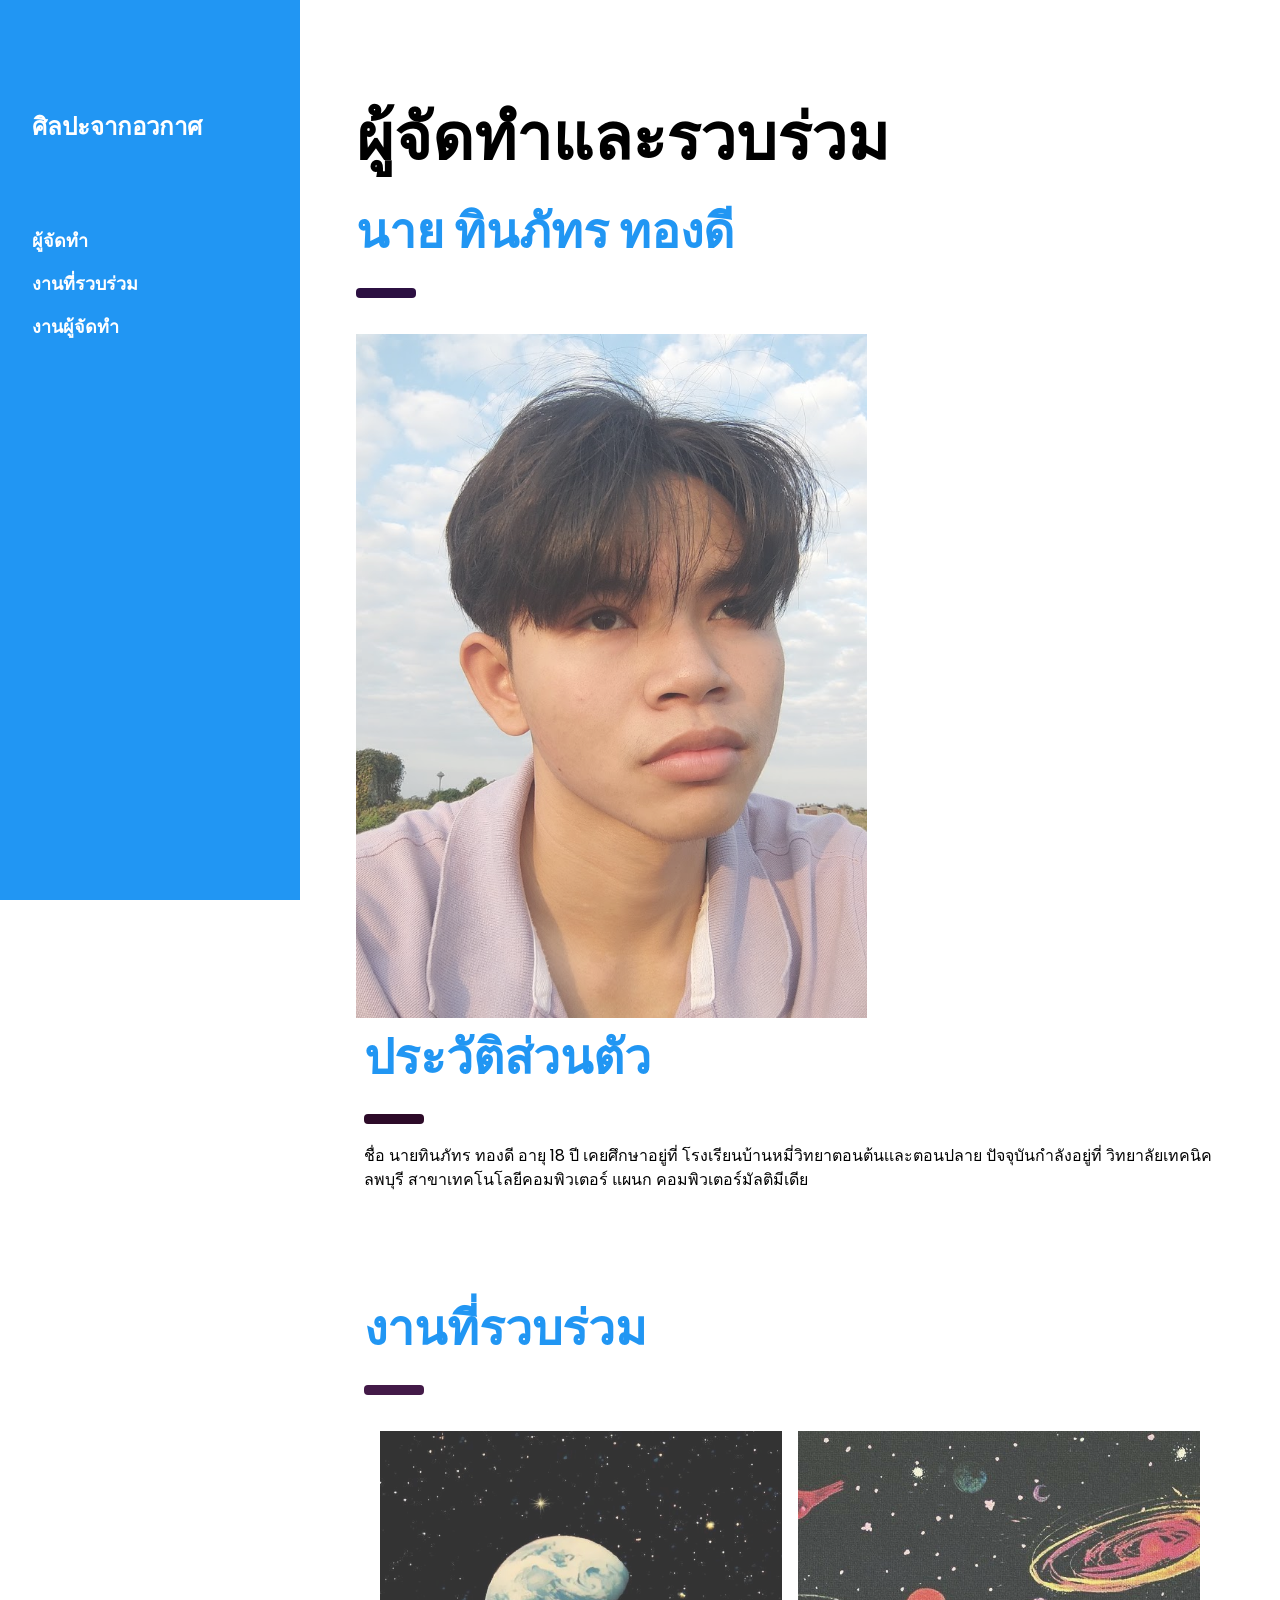
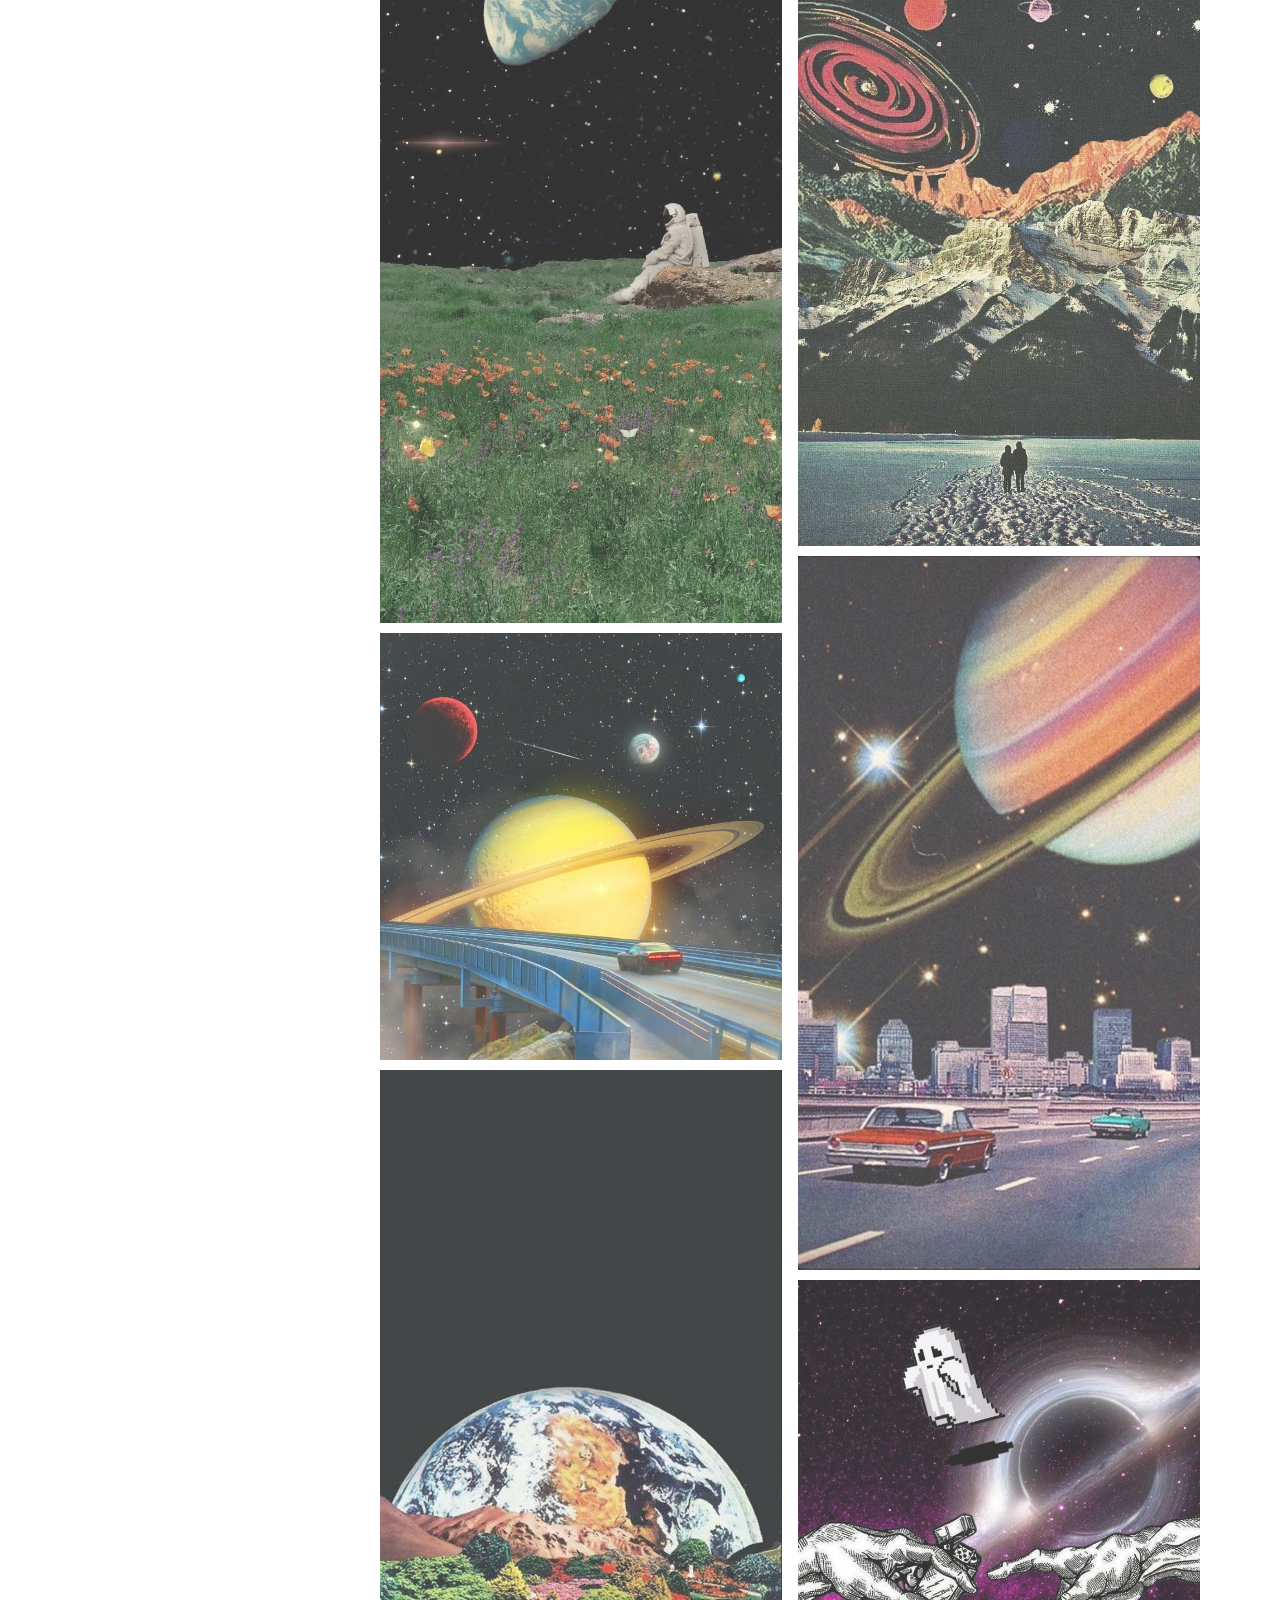
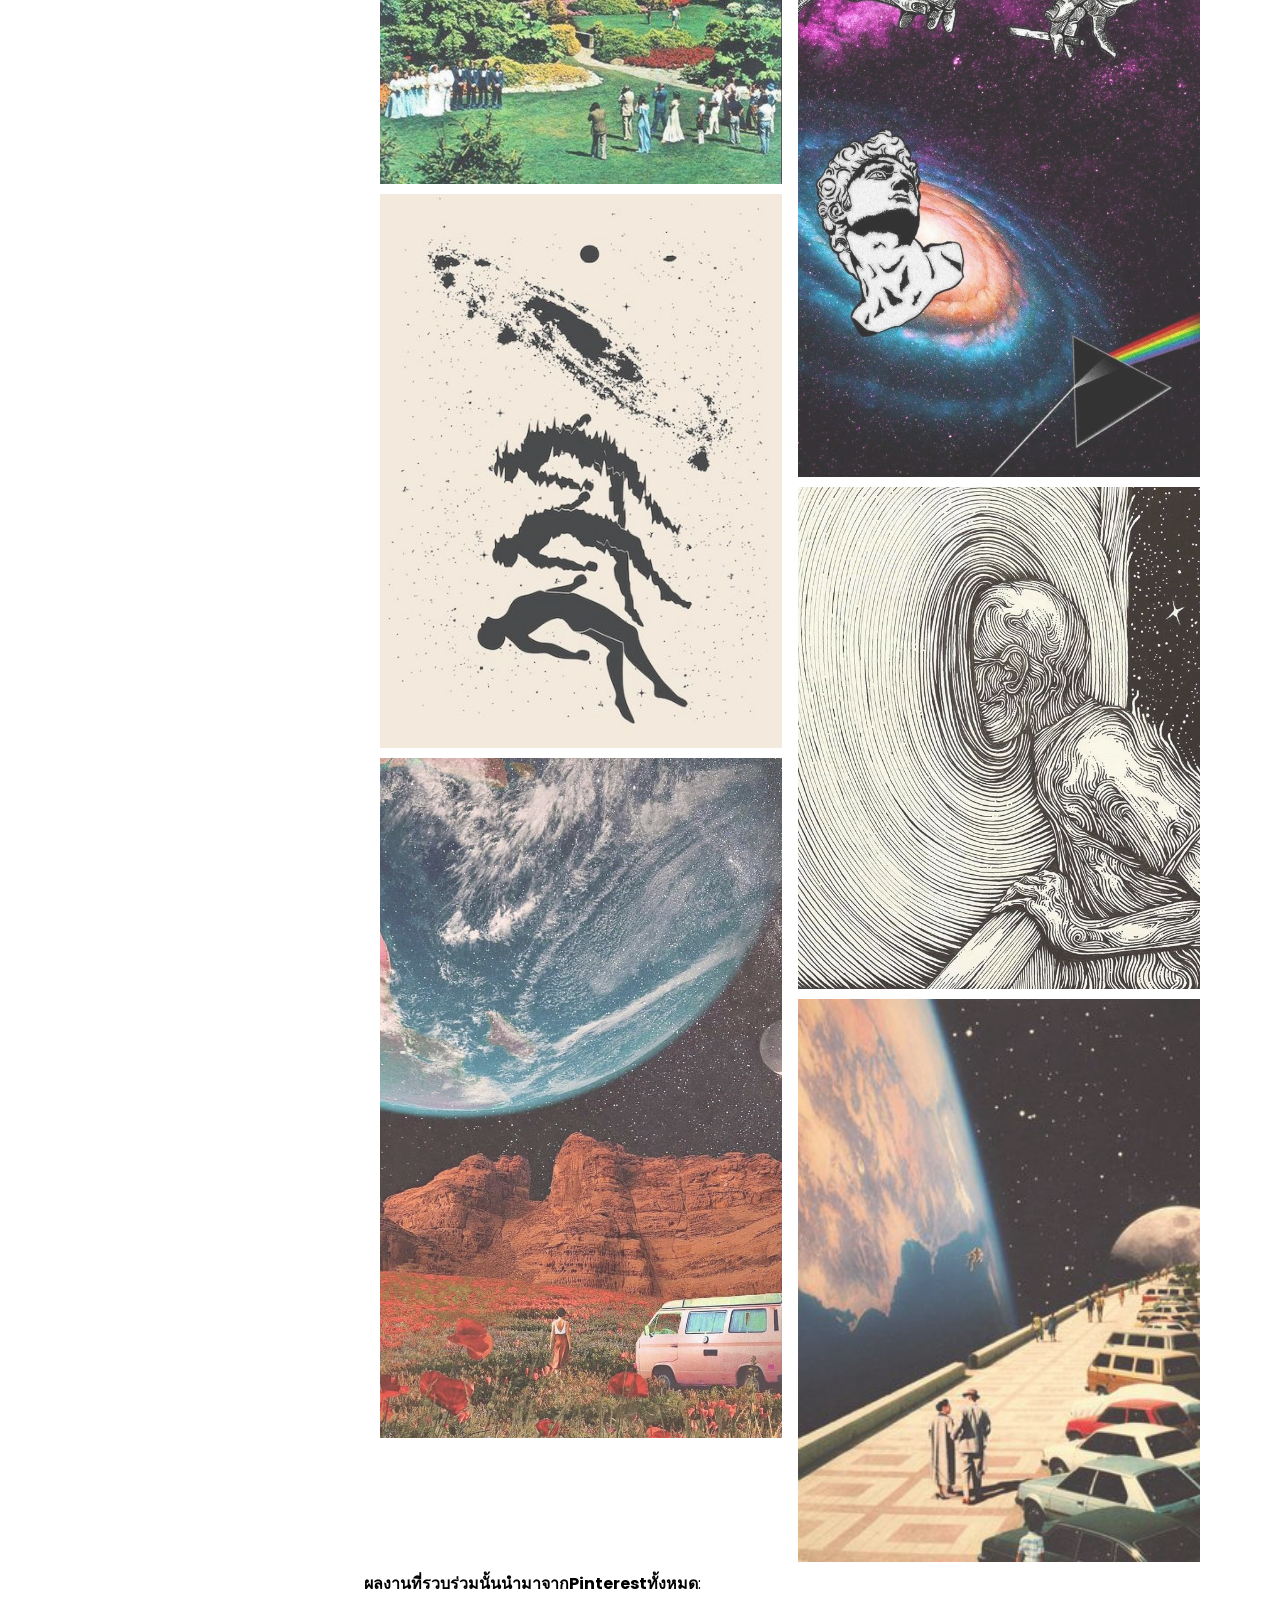
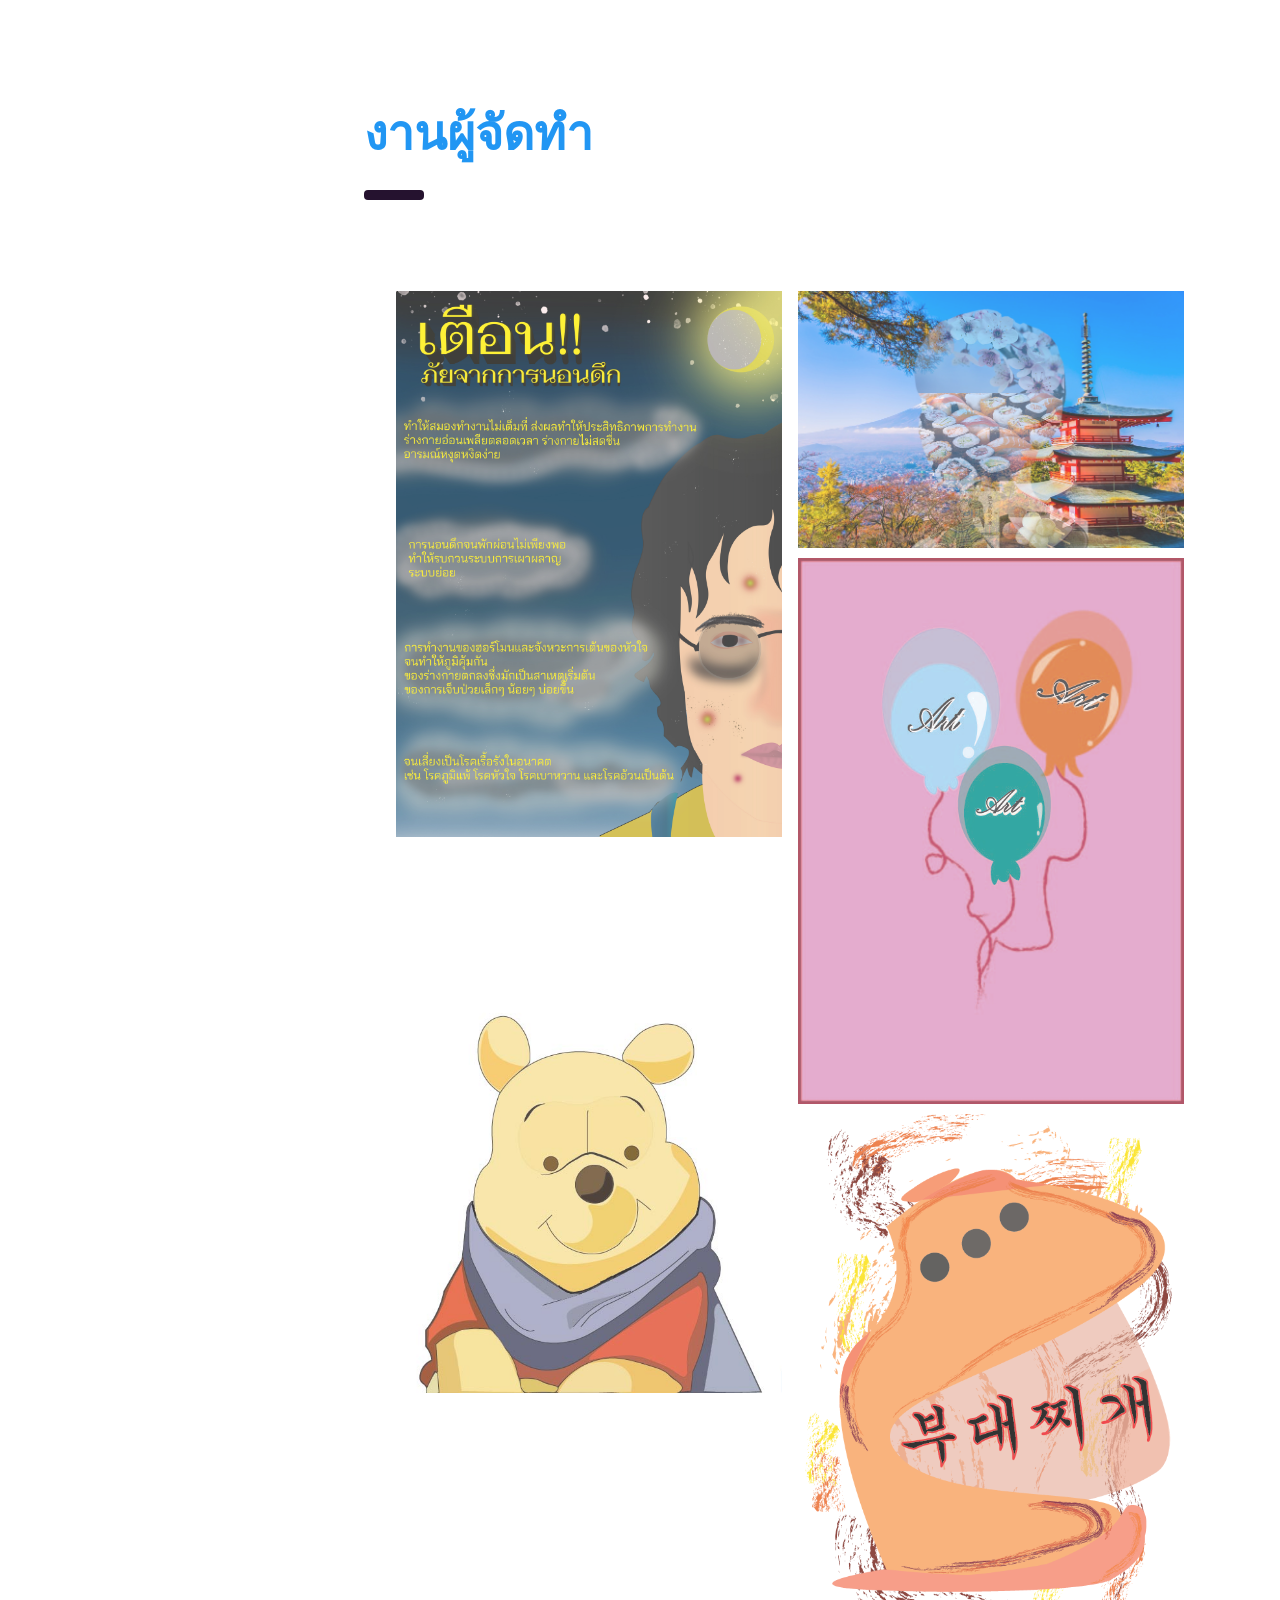
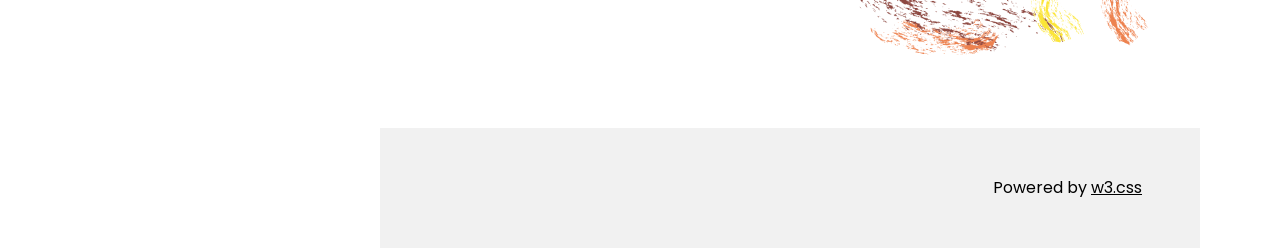
<file: index.html>
<!DOCTYPE html>
<html lang="en">
<head>
<title>Mini Project Website</title>
<meta charset="UTF-8">
<meta name="viewport" content="width=device-width, initial-scale=1">

<!-- Font Family and icon -->
<link rel="stylesheet" href="https://fonts.googleapis.com/css?family=Poppins">

<!-- Main CSS by w3.css -->
<link rel="stylesheet" href="w3.css">
<style>

body,h1,h2,h3,h4,h5 {font-family: "Poppins", sans-serif}
body {font-size:16px;}
.w3-half img{margin-bottom:-6px;margin-top:16px;opacity:0.8;cursor:pointer}
.w3-half img:hover{opacity:1}
</style>
</head>
<body>

<!-- Sidebar/menu -->
<nav class="w3-sidebar w3-blue w3-collapse w3-top w3-large w3-padding" style="z-index:3;width:300px;font-weight:bold;" id="mySidebar"><br>
  <a href="javascript:void(0)" onclick="w3_close()" class="w3-button w3-hide-large w3-display-topleft" style="width:100%;font-size:22px">Close Menu</a>
  <div class="w3-container">
    <h3 class="w3-padding-64"><b>ศิลปะจากอวกาศ</b></h3>
  </div>
  <div class="w3-bar-block">
    <a href="#" onclick="w3_close()" class="w3-bar-item w3-button w3-hover-white">ผู้จัดทำ</a> 
    <a href="#designers" onclick="w3_close()" class="w3-bar-item w3-button w3-hover-white">งานที่รวบร่วม</a> 
    <a href="#packages" onclick="w3_close()" class="w3-bar-item w3-button w3-hover-white">งานผู้จัดทำ</a> 
  </div>
</nav>

<!-- Top menu on small screens -->
<header class="w3-container w3-top w3-hide-large w3-red w3-xlarge w3-padding">
  <a href="javascript:void(0)" class="w3-button w3-red w3-margin-right" onclick="w3_open()">&#9776;</a>
  <span>ศิลปะจากอวกาศ</span>
</header>

<!-- Overlay effect when opening sidebar on small screens -->
<div class="w3-overlay w3-hide-large" onclick="w3_close()" style="cursor:pointer" title="close side menu" id="myOverlay"></div>

<!-- !PAGE CONTENT! -->
<div class="w3-main" style="margin-left:340px;margin-right:40px">

  <!-- Header -->
  <div class="w3-container" style="margin-top:80px" id="showcase">
    <h1 class="w3-jumbo"><b>ผู้จัดทำและรวบร่วม</b></h1>
    <h1 class="w3-xxxlarge w3-text-blue"><b>นาย ทินภัทร ทองดี</b></h1>
    <hr style="width:50px;border:5px solid rgb(44, 16, 66)" class="w3-round">
  </div>
  
  <!-- Photo grid (modal) -->
  <div class="w3-row-padding">
    <div class="w3-half">
      <img src="images/photographer.jpg" style="width:120%;height:200%;" onclick="onClick(this)" >
      
  </div>

  <!-- Modal for full size images on click-->
  <div id="modal01" class="w3-modal w3-black" style="padding-top:0" onclick="this.style.display='none'">
    <span class="w3-button w3-black w3-xxlarge w3-display-topright">&times;</span>
    <div class="w3-modal-content w3-animate-zoom w3-center w3-transparent w3-padding-64">
      <img id="img01" class="w3-image">
      <p id="caption"></p>
    </div>
  </div>

  <!-- Services -->
  <div class="w3-container" id="services" style="margin-top:75px">
    <h1 class="w3-xxxlarge w3-text-blue"><b>ประวัติส่วนตัว</b></h1>
    <hr style="width:50px;border:5px solid rgb(45, 11, 41)" class="w3-round">
    <p>ชื่อ นายทินภัทร ทองดี อายุ 18 ปี เคยศึกษาอยู่ที่ โรงเรียนบ้านหมี่วิทยาตอนต้นเเละตอนปลาย ปัจจุบันกำลังอยู่ที่ วิทยาลัยเทคนิคลพบุรี
      สาขาเทคโนโลยีคอมพิวเตอร์ แผนก คอมพิวเตอร์มัลติมีเดีย
    </p>
  </div>
  
  <!-- Designers -->
  <div class="w3-container" id="designers" style="margin-top:75px">
    <h1 class="w3-xxxlarge w3-text-blue"><b>งานที่รวบร่วม</b></h1>
    <hr style="width:50px;border:5px solid rgb(67, 26, 72)" class="w3-round">
    <div class="w3-row-padding">
      <div class="w3-half">
        <img src="images/33.jpg" style="width:100%" onclick="onClick(this)" >
        <img src="images/55.jpg" style="width:100%" onclick="onClick(this)" >
        <img src="images/4556.jpg" style="width:100%" onclick="onClick(this)" >
        <img src="images/7888.jpg" style="width:100%" onclick="onClick(this)">
        <img src="images/5455.jpg" style="width:100%" onclick="onClick(this)">
      </div>
  
      <div class="w3-half">
        <img src="images/44.jpg" style="width:100%" onclick="onClick(this)" >
        <img src="images/445.jpg" style="width:100%" onclick="onClick(this)" >
        <img src="images/789.jpg" style="width:100%" onclick="onClick(this)" >
        <img src="images/4585.jpg" style="width:100%" onclick="onClick(this)" >
        <img src="images/845.jpg" style="width:100%" onclick="onClick(this)" >
      </div>
    </div>
    <p><b>ผลงานที่รวบร่วมนั้นนำมาจากPinterestทั้งหมด</b>:</p>
  </div>

  
  <!-- Packages / Pricing Tables -->
  <div class="w3-container" id="packages" style="margin-top:75px">
    <h1 class="w3-xxxlarge w3-text-blue"><b>งานผู้จัดทำ</b></h1>
    <hr style="width:50px;border:5px solid rgb(37, 18, 47)" class="w3-round">
    <div class="w3-container" id="designers" style="margin-top:75px">
      <div class="w3-row-padding">
        <div class="w3-half">
          <img src="images/work10.jpg" style="width:100%" onclick="onClick(this)">
          <img src="images/work5.jpg" style="width:100%" onclick="onClick(this)">
          
        </div>
    
        <div class="w3-half">
          <img src="images/work3.jpg" style="width:100%" onclick="onClick(this)">
          <img src="images/work.4jpg.jpg" style="width:100%" onclick="onClick(this)" >
          <img src="images/logo_1.jpg" style="width:100%" onclick="onClick(this)">
          
        </div>
      </div>

<!-- W3.CSS Container -->
<div class="w3-light-grey w3-container w3-padding-32" style="margin-top:75px;padding-right:58px"><p class="w3-right">Powered by <a href="https://www.w3schools.com/w3css/default.asp" title="W3.CSS" target="_blank" class="w3-hover-opacity">w3.css</a></p></div>

<script>
// Script to open and close sidebar
function w3_open() {
  document.getElementById("mySidebar").style.display = "block";
  document.getElementById("myOverlay").style.display = "block";
}
 
function w3_close() {
  document.getElementById("mySidebar").style.display = "none";
  document.getElementById("myOverlay").style.display = "none";
}

// Modal Image Gallery
function onClick(element) {
  document.getElementById("img01").src = element.src;
  document.getElementById("modal01").style.display = "block";
  var captionText = document.getElementById("caption");
  captionText.innerHTML = element.alt;
}
</script>

</body>
</html>
</file>
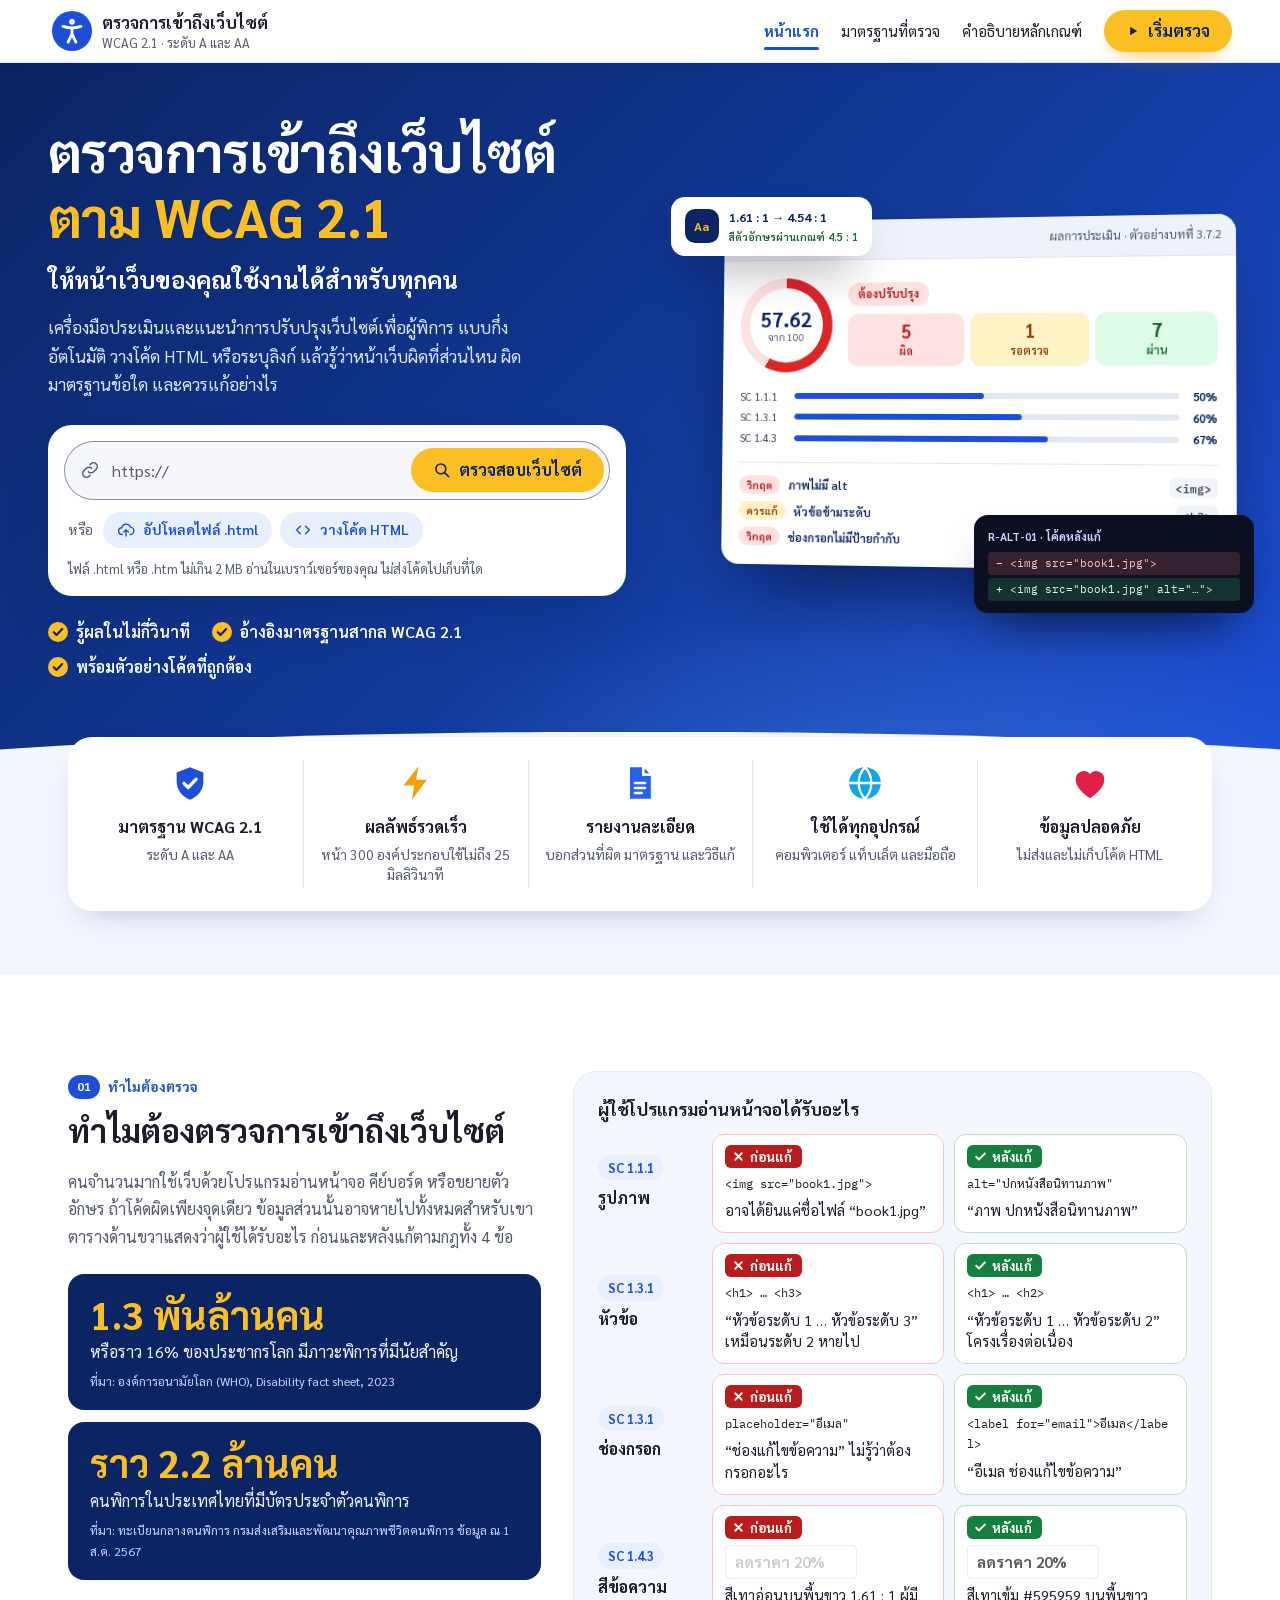
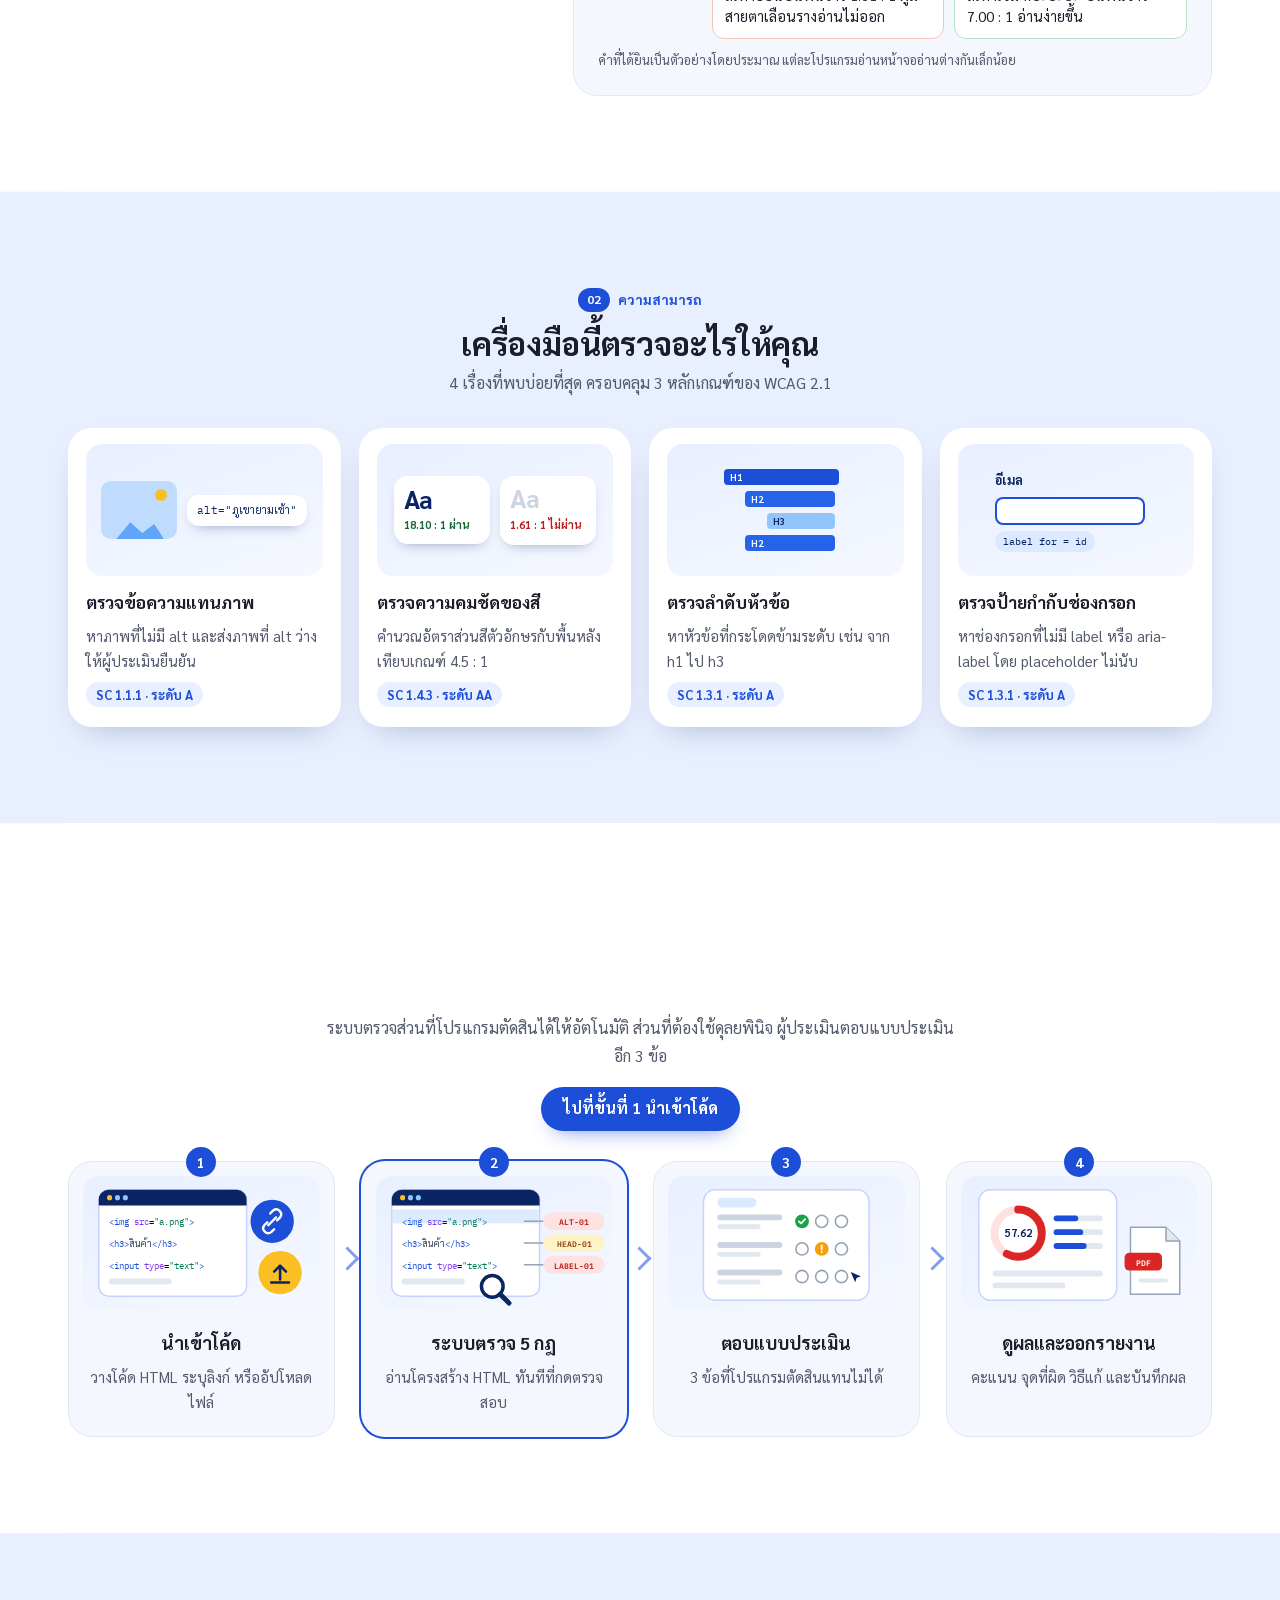
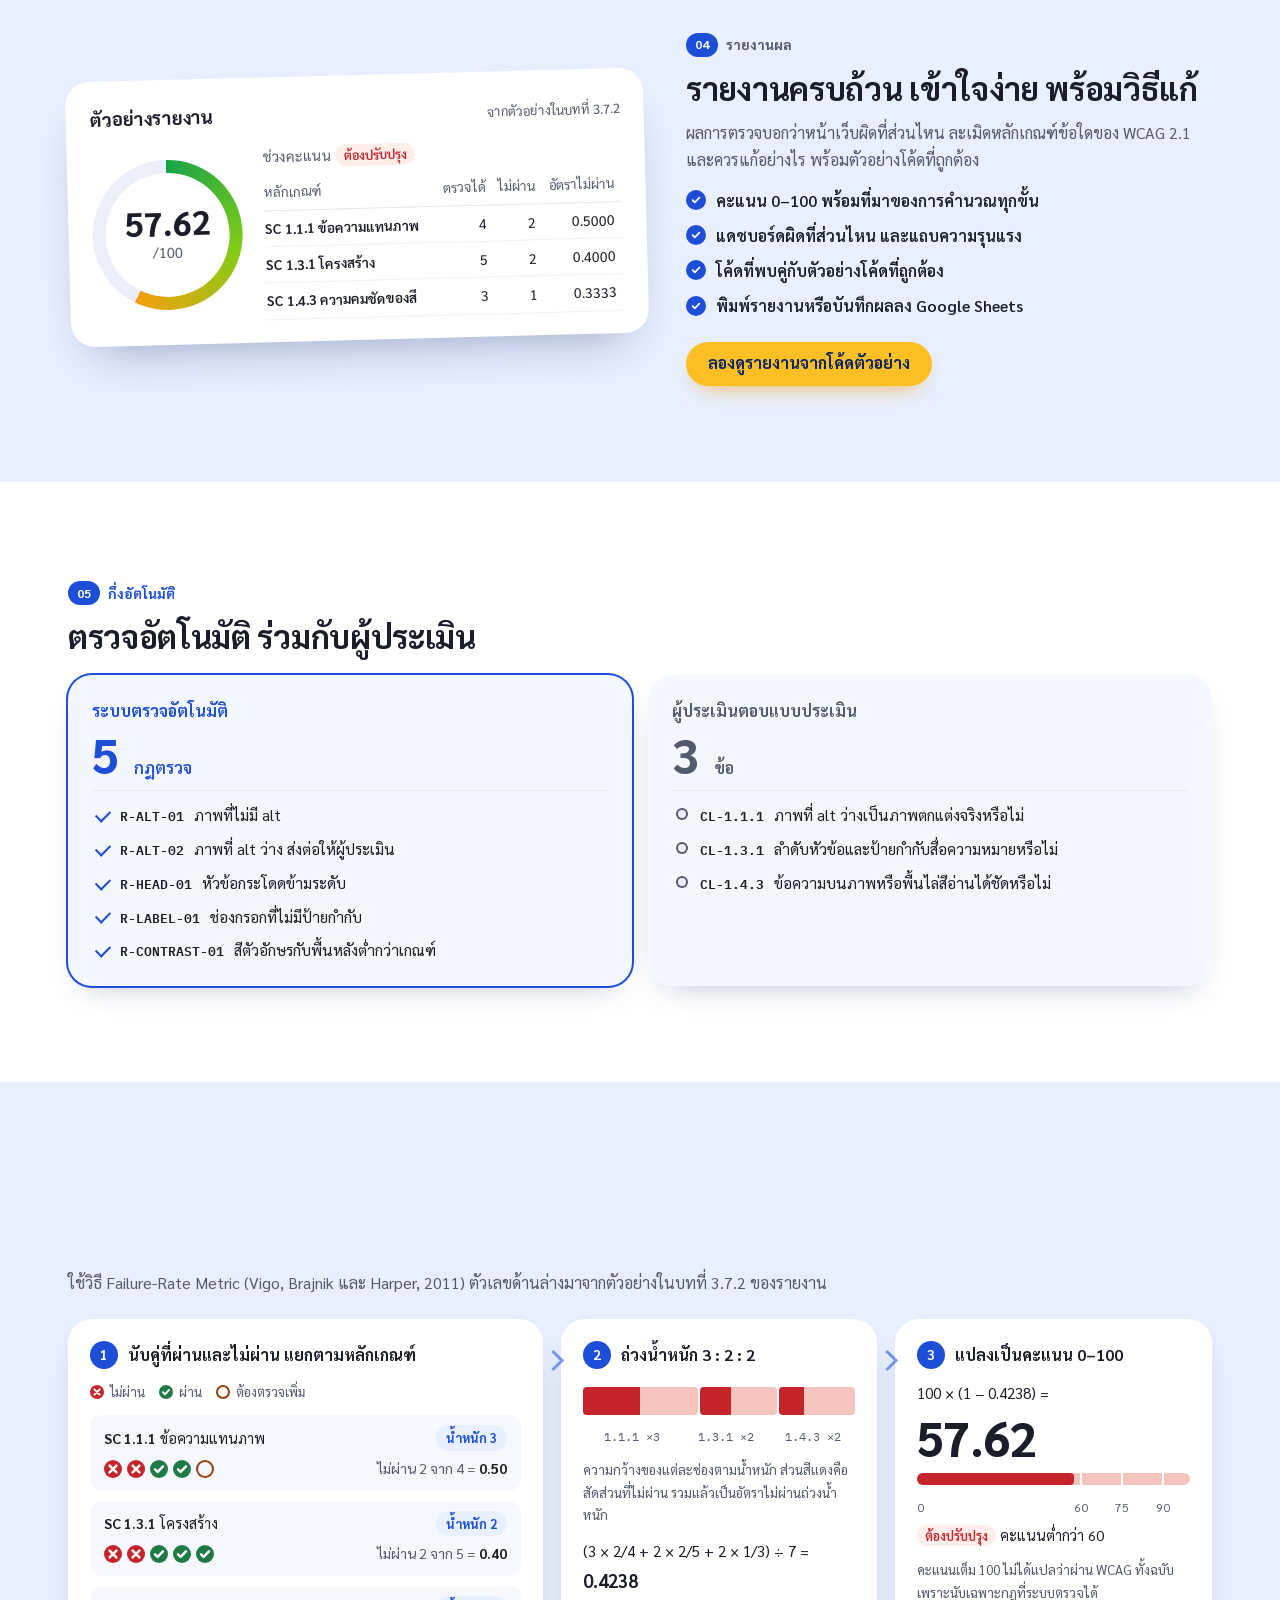
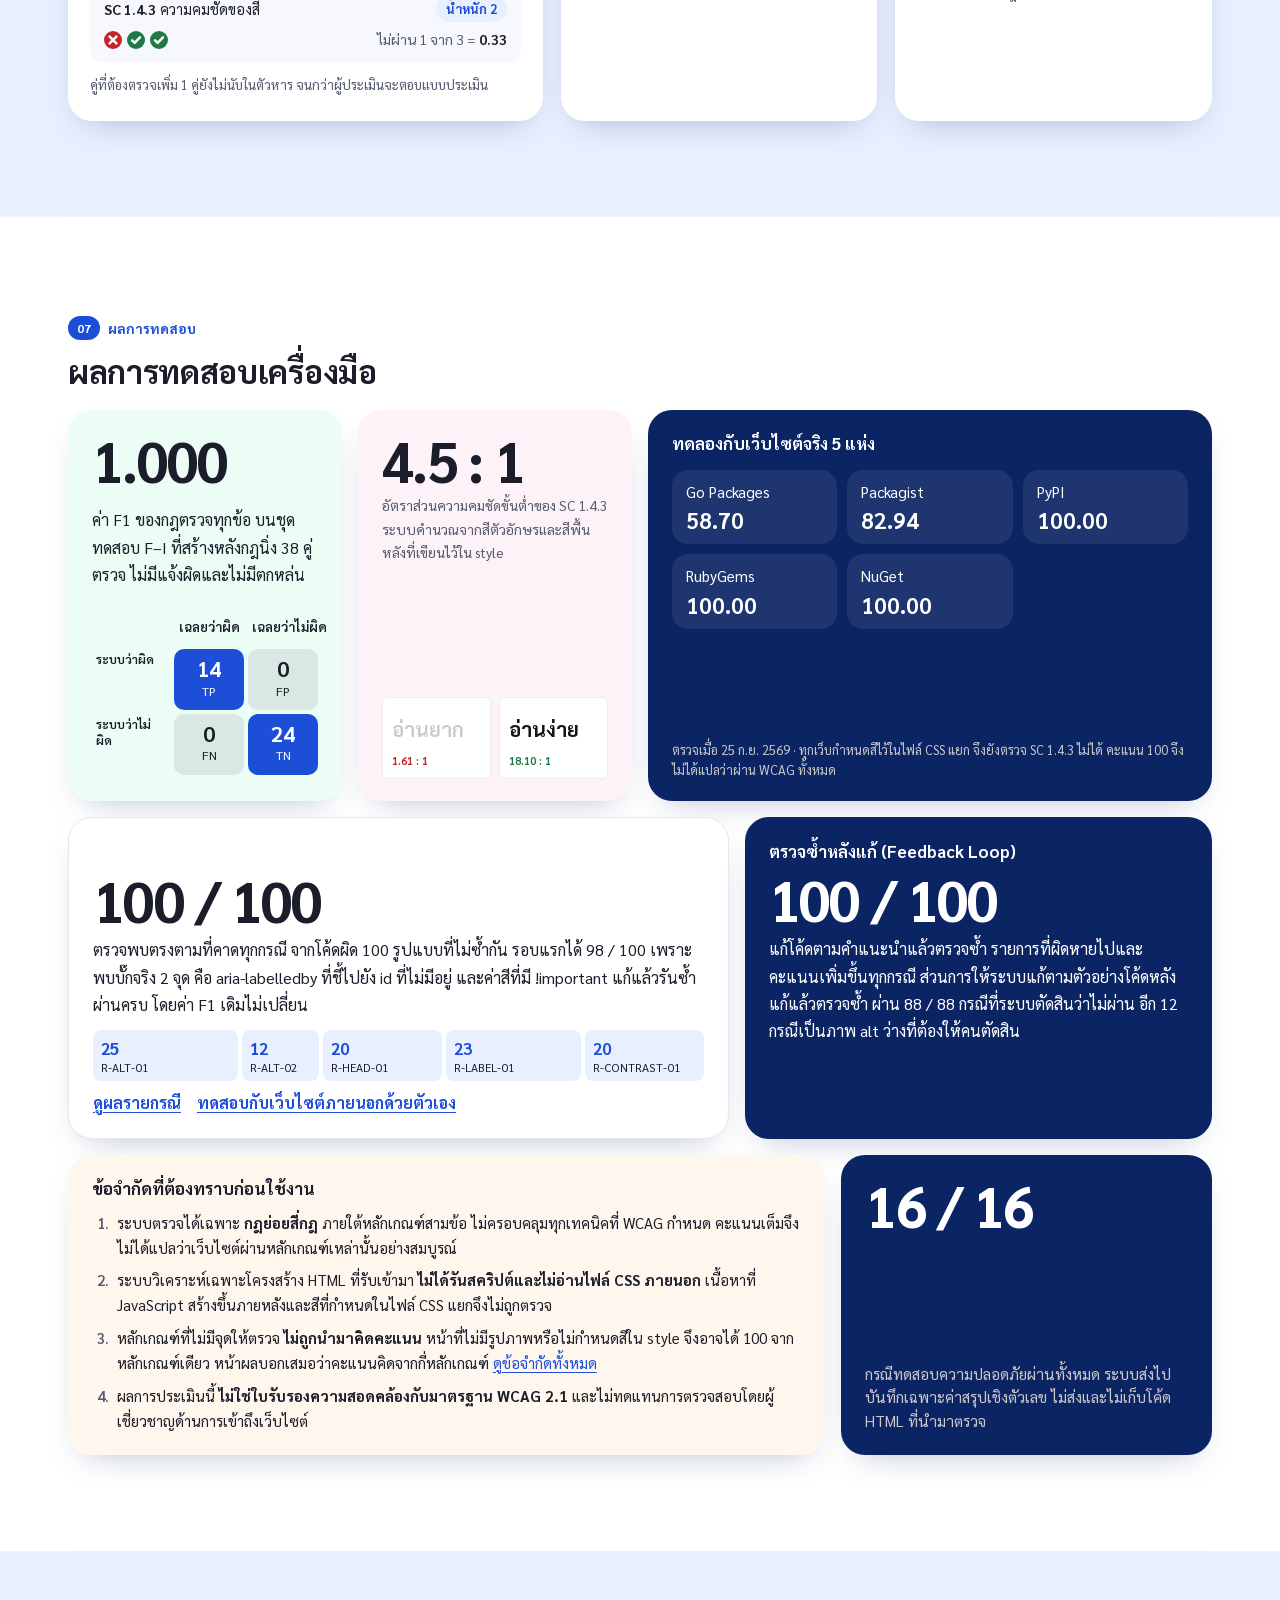
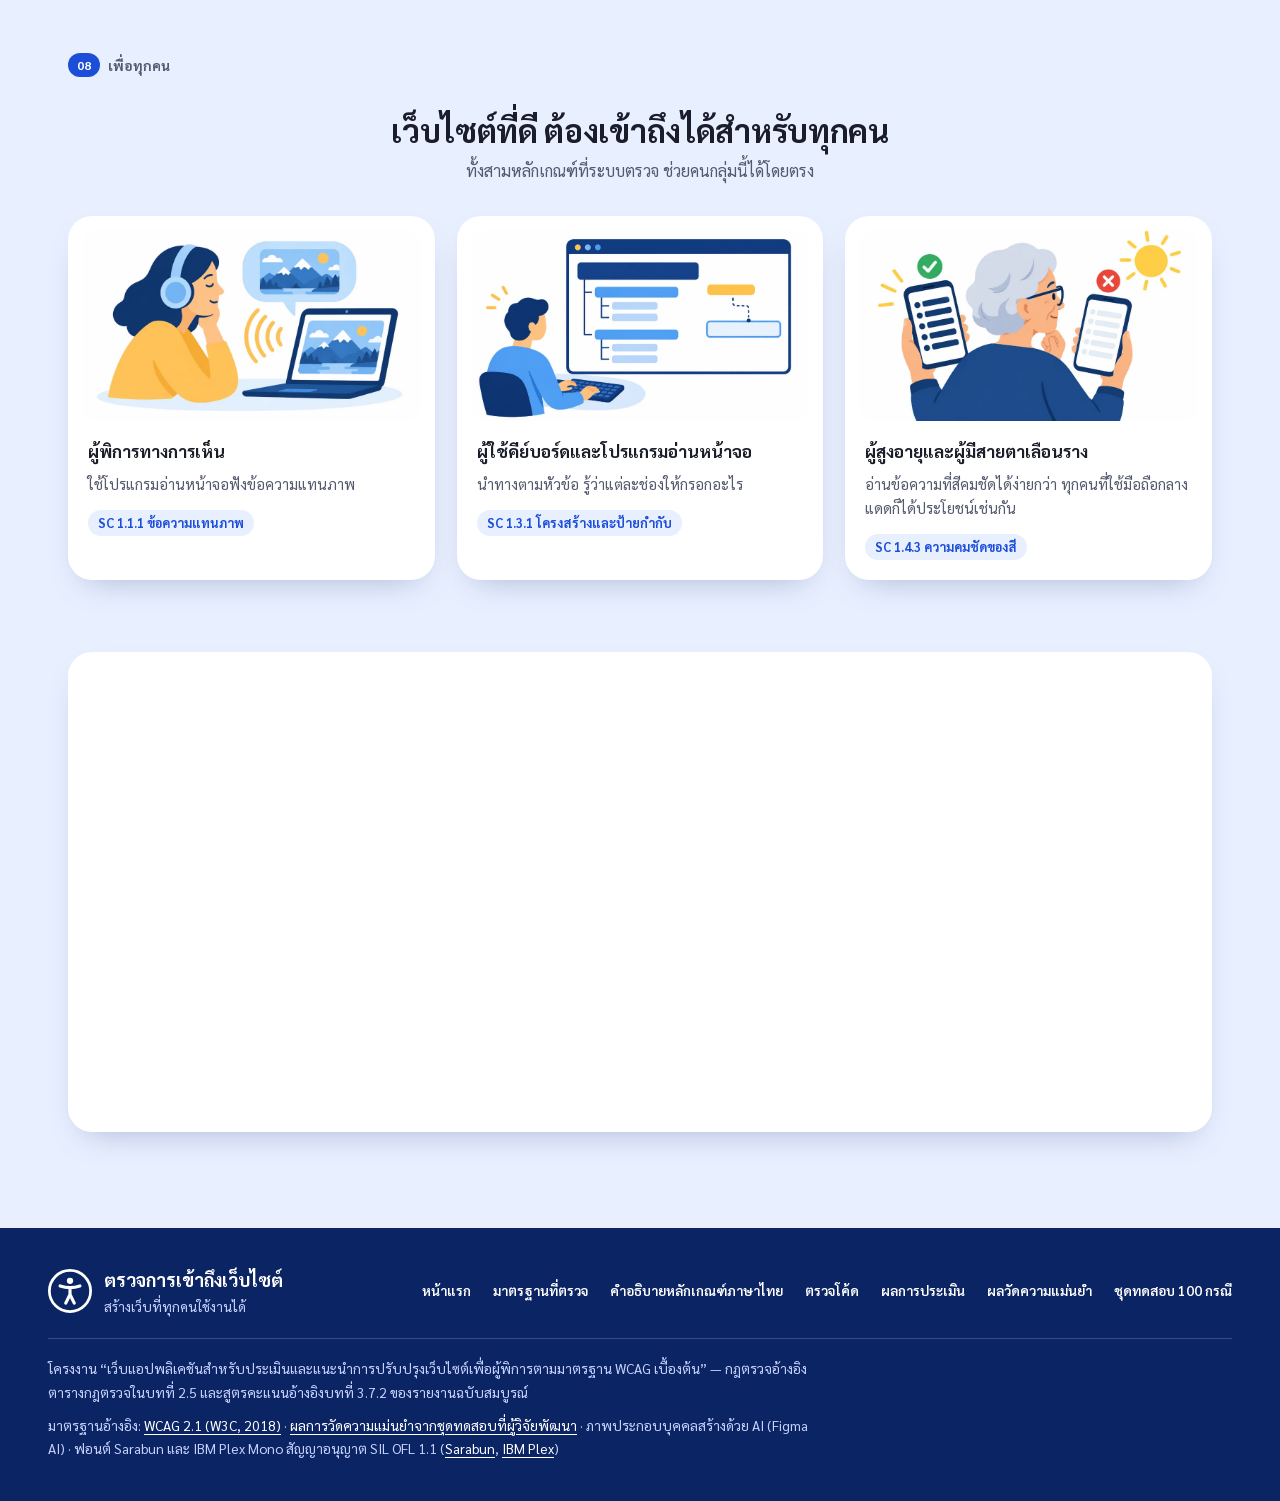
<file: wcag-checker/index.html>
<!DOCTYPE html>
<html lang="th">
<head>
<meta charset="utf-8">
<meta name="viewport" content="width=device-width, initial-scale=1">
<title>เครื่องมือประเมินการเข้าถึงเว็บไซต์ตามมาตรฐาน WCAG เบื้องต้น</title>
<link rel="icon" href="data:image/svg+xml,%3Csvg xmlns=%22http://www.w3.org/2000/svg%22 viewBox=%220 0 32 32%22%3E%3Crect width=%2232%22 height=%2232%22 rx=%227%22 fill=%22%231d5fbf%22/%3E%3Cpath d=%22M9 16.5l4.5 4.5L23 11%22 fill=%22none%22 stroke=%22%23ffffff%22 stroke-width=%223.2%22 stroke-linecap=%22round%22 stroke-linejoin=%22round%22/%3E%3C/svg%3E">
<meta name="description" content="เว็บแอปพลิเคชันสำหรับประเมินและแนะนำการปรับปรุงเว็บไซต์เพื่อผู้พิการตามมาตรฐาน WCAG เบื้องต้น แบบกึ่งอัตโนมัติ">
<link rel="preload" href="./fonts/sarabun-thai-400.woff2" as="font" type="font/woff2" crossorigin>
<link rel="preload" href="./fonts/sarabun-thai-700.woff2" as="font" type="font/woff2" crossorigin>
<style>
  /* ============================================================
     ฟอนต์ Sarabun พัฒนาจาก TH Sarabun New ฟอนต์ที่หน่วยงานราชการไทยใช้กับเอกสารทางการ
     จึงเข้ากับเครื่องมือตรวจมาตรฐาน และตรงกับเอกสารโครงงาน (สัญญาอนุญาต SIL OFL 1.1 ดู fonts/OFL-Sarabun.txt)
     โค้ดใช้ IBM Plex Mono (fonts/OFL-IBM-Plex.txt) ทุกไฟล์เก็บในโครงงานเอง ไม่โหลดจากบริการภายนอก
     ============================================================ */
  @font-face { font-family:"Sarabun"; font-weight:400; font-display:swap; src:url(./fonts/sarabun-thai-400.woff2) format("woff2"); unicode-range:U+02D7,U+0303,U+0331,U+0E01-0E5B,U+200C-200D,U+25CC; }
  @font-face { font-family:"Sarabun"; font-weight:400; font-display:swap; src:url(./fonts/sarabun-latin-400.woff2) format("woff2"); unicode-range:U+0000-00FF,U+0131,U+0152-0153,U+02BB-02BC,U+02C6,U+02DA,U+02DC,U+0304,U+0308,U+0329,U+2000-206F,U+20AC,U+2122,U+2191,U+2193,U+2212,U+2215,U+FEFF,U+FFFD; }
  @font-face { font-family:"Sarabun"; font-weight:600; font-display:swap; src:url(./fonts/sarabun-thai-600.woff2) format("woff2"); unicode-range:U+02D7,U+0303,U+0331,U+0E01-0E5B,U+200C-200D,U+25CC; }
  @font-face { font-family:"Sarabun"; font-weight:600; font-display:swap; src:url(./fonts/sarabun-latin-600.woff2) format("woff2"); unicode-range:U+0000-00FF,U+0131,U+0152-0153,U+02BB-02BC,U+02C6,U+02DA,U+02DC,U+0304,U+0308,U+0329,U+2000-206F,U+20AC,U+2122,U+2191,U+2193,U+2212,U+2215,U+FEFF,U+FFFD; }
  @font-face { font-family:"Sarabun"; font-weight:700; font-display:swap; src:url(./fonts/sarabun-thai-700.woff2) format("woff2"); unicode-range:U+02D7,U+0303,U+0331,U+0E01-0E5B,U+200C-200D,U+25CC; }
  @font-face { font-family:"Sarabun"; font-weight:700; font-display:swap; src:url(./fonts/sarabun-latin-700.woff2) format("woff2"); unicode-range:U+0000-00FF,U+0131,U+0152-0153,U+02BB-02BC,U+02C6,U+02DA,U+02DC,U+0304,U+0308,U+0329,U+2000-206F,U+20AC,U+2122,U+2191,U+2193,U+2212,U+2215,U+FEFF,U+FFFD; }
  @font-face { font-family:"Plex Mono"; font-weight:400; font-display:swap; src:url(./fonts/plex-mono-latin-400.woff2) format("woff2"); }
  @font-face { font-family:"Plex Mono"; font-weight:600 700; font-display:swap; src:url(./fonts/plex-mono-latin-600.woff2) format("woff2"); }

  /* ============================================================
     โทเค็นทั้งหมดของเว็บ (รวมจาก 7 จุดเดิมเหลือชุดเดียว 10 พ.ย. 2569)
     โหมดสว่างอยู่ใน :root · โหมดมืดเขียนสองที่ด้วยค่าเดียวกัน (ตามระบบ และเมื่อบังคับด้วย data-theme)
     แก้สีหรือระยะห่างที่นี่ที่เดียว ห้ามเพิ่มบล็อก :root ใหม่กลางไฟล์
     ============================================================ */
  :root {
    /* พื้นและเส้น */
    color-scheme:light;
    --ground:#f4f7fd;
    --page:#ffffff;
    --paper-2:#f7f8fd;
    --paper-3:#eceefa;
    --rule:#e5e7f2;
    --rule-2:#eef0f7;
    --control:#8a919c;
    --p1:#e8efff;
    --p2:#fdf2f8;
    --p3:#ecfdf5;
    --p4:#fff7ed;
    --deep:#0b2463;
    --tile-dark:#0b2463;
    --tile-dark-ink:#ffffff;
    --tile-dark-2:#c9c9c9;
    /* ตัวอักษรและลิงก์ */
    --ink:#1b1d2a;
    --ink-2:#545a6e;
    --muted:#545a6e;
    --link:#1d4ed8;
    --hue:#1d4ed8;
    --mark:#ffc845;
    --mark-ink:#0a0a0a;
    /* สีแบรนด์ */
    --navy:#0b2463;
    --blue:#1d4ed8;
    --blue-2:#2563eb;
    --yellow:#fbbf24;
    --yellow-2:#f59e0b;
    --grad:linear-gradient(135deg, #0b2463 0%, #123a9c 55%, #1d4ed8 100%);
    --mint:#a1ffcb;
    --mint-ink:#1a1a1a;
    --mint-hover:#7ff2b4;
    /* ปุ่ม */
    --btn:#1d4ed8;
    --btn-ink:#ffffff;
    --btn-hover:#1e40af;
    --btn2:#e8efff;
    --btn2-hover:#dbe6ff;
    --btn-h:44px;
    --btn-h-sm:36px;
    --btn-h-lg:52px;
    /* สีสถานะ (ข้อความบนพื้นอ่อน --good ฯลฯ · กล่องสีทึบตัวขาว --st-*) */
    --good:#1f7a45;
    --good-bg:#e3f6ea;
    --good-line:#b9dfc6;
    --ok:#1d5fbf;
    --ok-bg:#eaf1fb;
    --ok-line:#c4d6f2;
    --warn:#92400e;
    --warn-bg:#fffbeb;
    --warn-line:#fde68a;
    --bad:#c4242a;
    --bad-bg:#ffedea;
    --bad-line:#f6c4bf;
    --st-good:#15803d;
    --st-bad:#b91c1c;
    --st-warn:#b45309;
    --st-none:#5b6474;
    --st-ink:#ffffff;
    --sev-c:#dc2626;
    --sev-s:#f59e0b;
    --sev-a:#6366f1;
    /* กล่องโค้ดผิด/ถูก */
    --code-bad-bg:#fff1f2;
    --code-bad:#4c0519;
    --code-bad-ink:#ffe4e6;
    --code-good-bg:#f0fdf4;
    --code-good:#052e16;
    --code-good-ink:#dcfce7;
    /* ภาพประกอบ */
    --il-a:#2b2f36;
    --il-b:#7b8390;
    --il-c:#dde1e7;
    --il-d:#f1f3f6;
    /* มุมโค้ง เงา และระยะห่าง */
    --radius:20px;
    --radius-c:6px;
    --gap:12px;
    --r-xs:8px;
    --r-sm:12px;
    --r-md:16px;
    --r-lg:24px;
    --r-pill:999px;
    --shadow:0 14px 34px -18px rgba(11,36,99,.35);
    --sh-1:0 1px 2px rgba(11,36,99,.05), 0 10px 28px -14px rgba(11,36,99,.22);
    --sh-2:0 28px 56px -26px rgba(11,36,99,.5);
    --s-1:4px;
    --s-2:8px;
    --s-3:12px;
    --s-4:16px;
    --s-5:24px;
    --s-6:32px;
    --s-7:48px;
    --s-8:96px;
    --hdr-h:64px; /* ความสูงแถบเมนู app.js ตั้งค่าจริงตอนโหลดและเปลี่ยนขนาดจอ */
    /* ฟอนต์ */
    --f-body:"Sarabun","TH Sarabun New","Noto Sans Thai",Tahoma,sans-serif;
    --f-head:"Sarabun","TH Sarabun New","Noto Sans Thai",Tahoma,sans-serif;
    --f-mono:"Plex Mono",ui-monospace,SFMono-Regular,Menlo,Consolas,"Sarabun",monospace;
  }
  @media (prefers-color-scheme: dark) {
    :root:not([data-theme="light"]) {
      /* พื้นและเส้น */
      color-scheme:dark;
      --ground:#0a1226;
      --page:#111b35;
      --paper-2:#1c2036;
      --paper-3:#272b47;
      --rule:#2a2e4a;
      --rule-2:#22263f;
      --control:#7a7a7a;
      --p1:#1b2a52;
      --p2:#2a1d33;
      --p3:#14302a;
      --p4:#33261a;
      --deep:#050c1f;
      --tile-dark:#050c1f;
      /* ตัวอักษรและลิงก์ */
      --ink:#eef0fb;
      --ink-2:#b3b8d0;
      --muted:#b3b8d0;
      --link:#93b4ff;
      --hue:#93b4ff;
      /* ปุ่ม */
      --btn:#93b4ff;
      --btn-ink:#0a1226;
      --btn-hover:#b8ceff;
      --btn2:#1b2a52;
      --btn2-hover:#24366a;
      /* สีสถานะ (ข้อความบนพื้นอ่อน --good ฯลฯ · กล่องสีทึบตัวขาว --st-*) */
      --good:#6fd39a;
      --good-bg:#12271b;
      --good-line:#2a5a3b;
      --ok:#8db9ff;
      --ok-bg:#15233a;
      --ok-line:#2f4a75;
      --warn:#f0bf66;
      --warn-bg:#2a2110;
      --warn-line:#5c4820;
      --bad:#ff8a80;
      --bad-bg:#2c1714;
      --bad-line:#62302b;
      --st-good:#6fd39a;
      --st-bad:#ff8a80;
      --st-warn:#f0bf66;
      --st-none:#a3adbd;
      --st-ink:#0a1226;
      /* กล่องโค้ดผิด/ถูก */
      --code-bad-bg:#2a1418;
      --code-good-bg:#11241a;
      /* ภาพประกอบ */
      --il-a:#d9dce1;
      --il-b:#8a919c;
      --il-c:#33373d;
      --il-d:#1f2226;
    }
  }
  :root[data-theme="dark"] {
    /* พื้นและเส้น */
    color-scheme:dark;
    --ground:#0a1226;
    --page:#111b35;
    --paper-2:#1c2036;
    --paper-3:#272b47;
    --rule:#2a2e4a;
    --rule-2:#22263f;
    --control:#7a7a7a;
    --p1:#1b2a52;
    --p2:#2a1d33;
    --p3:#14302a;
    --p4:#33261a;
    --deep:#050c1f;
    --tile-dark:#050c1f;
    /* ตัวอักษรและลิงก์ */
    --ink:#eef0fb;
    --ink-2:#b3b8d0;
    --muted:#b3b8d0;
    --link:#93b4ff;
    --hue:#93b4ff;
    /* ปุ่ม */
    --btn:#93b4ff;
    --btn-ink:#0a1226;
    --btn-hover:#b8ceff;
    --btn2:#1b2a52;
    --btn2-hover:#24366a;
    /* สีสถานะ (ข้อความบนพื้นอ่อน --good ฯลฯ · กล่องสีทึบตัวขาว --st-*) */
    --good:#6fd39a;
    --good-bg:#12271b;
    --good-line:#2a5a3b;
    --ok:#8db9ff;
    --ok-bg:#15233a;
    --ok-line:#2f4a75;
    --warn:#f0bf66;
    --warn-bg:#2a2110;
    --warn-line:#5c4820;
    --bad:#ff8a80;
    --bad-bg:#2c1714;
    --bad-line:#62302b;
    --st-good:#6fd39a;
    --st-bad:#ff8a80;
    --st-warn:#f0bf66;
    --st-none:#a3adbd;
    --st-ink:#0a1226;
    /* กล่องโค้ดผิด/ถูก */
    --code-bad-bg:#2a1418;
    --code-good-bg:#11241a;
    /* ภาพประกอบ */
    --il-a:#d9dce1;
    --il-b:#8a919c;
    --il-c:#33373d;
    --il-d:#1f2226;
  }

  * { box-sizing:border-box; }
  html { -webkit-text-size-adjust:100%; scroll-behavior:smooth; }
  @media (prefers-reduced-motion:reduce) {
    html { scroll-behavior:auto; }
    *, *::before, *::after { animation-duration:.01ms !important; animation-iteration-count:1 !important; transition-duration:.01ms !important; }
  }
  /* อักษรไทย Sarabun ตัวเล็กกว่าอักษรละตินขนาดเดียวกัน เนื้อความจึงใช้ 16 px ไม่ใช่ 14 px แบบแอปทั่วไป */
  body { margin:0; background:var(--ground); color:var(--ink); font-family:var(--f-body); font-size:16px; line-height:1.7; -webkit-font-smoothing:antialiased; }
  h1, h2, h3, h4, legend, button { font-family:var(--f-head); }
  code, pre, kbd, .rule-id { font-family:var(--f-mono); }
  .num, .score-num, .figures dd, .part-num, td.num { font-variant-numeric:tabular-nums; }
  a { color:var(--link); text-underline-offset:3px; text-decoration-thickness:1px; }
  a:hover { text-decoration-thickness:2px; }
  :focus-visible { outline:3px solid var(--ink); outline-offset:2px; box-shadow:0 0 0 7px var(--mark); }
  [tabindex="-1"]:focus { outline:none; box-shadow:none; }
  .skip-link { position:absolute; left:-9999px; top:0; z-index:20; background:var(--mark); color:var(--mark-ink); padding:10px 18px; font-weight:700; }
  .skip-link:focus { left:0; }
  .sr-only { position:absolute; width:1px; height:1px; padding:0; margin:-1px; overflow:hidden; clip:rect(0 0 0 0); white-space:nowrap; border:0; }
  .nw { white-space:nowrap; }
  p { margin:0 0 10px; }

  /* ---------- โครงแอป: แถบข้าง 256 px บนพื้นเดียวกับหน้า + พื้นที่ทำงานกว้างตามจอ ----------
     ช่องว่างเดียวทั้งหน้า 12 px ระหว่างการ์ด และ 40 px ระหว่างกลุ่มใหญ่ */
  .app { display:grid; grid-template-columns:256px minmax(0, 1fr); min-height:100vh; }
  .sidebar { position:sticky; top:0; align-self:start; height:100vh; overflow:auto; padding:24px 16px 24px 20px; display:flex; flex-direction:column; gap:28px; border-right:1px solid var(--rule); }
  .brand { display:flex; gap:10px; align-items:center; padding:0 4px; color:var(--ink); }
  .brand svg { width:30px; height:30px; flex:0 0 auto; }
  .brand-name { font-family:var(--f-head); font-weight:700; font-size:.95rem; line-height:1.35; }
  .brand-name small { display:block; font-weight:400; font-size:.8rem; color:var(--ink-2); }
  .steps, .steps ol { list-style:none; margin:0; padding:0; }
  .steps a { display:flex; gap:10px; align-items:baseline; min-height:34px; padding:6px 8px; border-radius:var(--radius-c); color:var(--ink); text-decoration:none; font-size:.94rem; line-height:1.45; }
  .steps a:hover { background:var(--paper-3); }

  .canvas { min-width:0; padding:32px clamp(16px, 3vw, 40px) 0; }
  .canvas > * { max-width:1160px; }

  /* ---------- หัวหน้า: ชื่อเครื่องมือ + แผนผัง 4 ส่วนที่ตรวจ ---------- */
  .top { display:grid; grid-template-columns:minmax(0, 1.25fr) minmax(0, 1fr); gap:24px 40px; align-items:start; }
  .top h1 { margin:0 0 10px; font-size:clamp(1.5rem, 1.2rem + 1vw, 2rem); line-height:1.3; font-weight:700; letter-spacing:-.01em; }
  .intro-lead { margin:0; font-size:1.02rem; color:var(--ink); max-width:60ch; }
  .intro-cta { margin:20px 0 0; display:flex; flex-wrap:wrap; gap:10px; align-items:center; }
  .btn-link, .btn-ghost { display:inline-flex; align-items:center; min-height:40px; padding:8px 18px; border-radius:var(--radius-c); font-family:var(--f-head); font-weight:600; font-size:.98rem; text-decoration:none; line-height:1.4; }
  .btn-link { background:var(--btn); color:var(--btn-ink); }
  .btn-link:hover { background:var(--btn-hover); }
  .btn-ghost { background:var(--btn2); color:var(--ink); }
  .btn-ghost:hover { background:var(--btn2-hover); }
  .hero-fig { margin:0; padding:16px; background:var(--page); border:1px solid var(--rule); border-radius:var(--radius); }
  .hero-svg { display:block; width:100%; height:auto; }
  .hero-fig figcaption { display:flex; flex-wrap:wrap; gap:4px 14px; margin-top:10px; font-size:.86rem; color:var(--ink-2); }
  .hc { display:inline-flex; align-items:center; gap:6px; color:var(--ink); }
  .hc b { display:inline-grid; place-items:center; width:20px; height:20px; border-radius:50%; background:var(--il-a); color:var(--page); font-size:.72rem; }
  .spec { grid-column:1 / -1; display:grid; grid-template-columns:repeat(4, minmax(0, 1fr)); margin:0; padding:0; list-style:none; background:var(--page); border:1px solid var(--rule); border-radius:var(--radius); }
  .spec > li { padding:12px 18px; }
  .spec > li + li { border-left:1px solid var(--rule); }
  .spec-k { display:block; font-size:.84rem; color:var(--ink-2); }
  .spec-v { display:block; font-weight:600; line-height:1.45; }

  .limits { margin-top:40px; background:var(--page); border:1px solid var(--rule); border-radius:var(--radius); padding:18px 22px 20px; }
  .limits h2 { font-size:1.05rem; margin:0 0 10px; display:flex; align-items:center; gap:8px; }
  .limits h2 svg { width:18px; height:18px; flex:0 0 auto; fill:none; stroke:var(--warn); stroke-width:2; stroke-linecap:round; }
  .limits ol { margin:0; padding:0 0 0 1.3em; display:grid; grid-template-columns:repeat(3, minmax(0, 1fr)); gap:10px 32px; }
  .limits li { font-size:.94rem; line-height:1.65; padding-left:4px; }
  .limits li::marker { color:var(--ink-2); font-weight:600; }

  /* ---------- มาตรฐานที่ตรวจ ---------- */
  .standards { margin-top:40px; }
  .standards > .sec-head { margin-bottom:16px; }
  .std-cards { display:grid; grid-template-columns:repeat(3, minmax(0, 1fr)); gap:var(--gap); }
  .std-card { display:flex; flex-direction:column; gap:8px; padding:16px 18px 18px; background:var(--page); border:1px solid var(--rule); border-radius:var(--radius); scroll-margin-top:20px; }
  .std-card:target { outline:3px solid var(--mark); outline-offset:2px; }
  .std-ill { background:var(--il-d); border-radius:var(--radius-c); padding:12px; margin-bottom:4px; }
  .std-ill svg, .std-ill img { display:block; width:100%; height:auto; }
  .std-tagline { margin:0; font-size:.84rem; color:var(--ink-2); }
  .std-tagline .rule-id { margin-right:6px; color:var(--ink); }
  .std-card h3 { margin:0; font-size:1.15rem; line-height:1.4; }
  .std-card h3 .en { display:block; font-size:.88rem; font-weight:400; color:var(--ink-2); }
  .std-def { margin:0; font-size:.94rem; }
  .std-def dt { font-weight:600; margin-top:8px; }
  .std-def dd { margin:2px 0 0; }
  .std-def ul { margin:4px 0 0; padding-left:1.1em; }
  .std-def li + li { margin-top:4px; }
  .std-more { margin:auto 0 0; padding-top:6px; font-size:.9rem; }

  /* ---------- ขั้นตอนการประเมิน ---------- */
  main { margin-top:40px; }
  main > section { background:var(--page); border:1px solid var(--rule); border-radius:var(--radius); padding:24px clamp(16px, 2.4vw, 28px) 28px; margin-bottom:var(--gap); scroll-margin-top:16px; }
  .sec-head { margin-bottom:18px; }
  h2 { font-size:1.3rem; line-height:1.4; margin:0; font-weight:700; }
  h3 { font-size:1.08rem; line-height:1.45; margin:32px 0 10px; font-weight:700; scroll-margin-top:16px; }
  h4 { font-size:1rem; line-height:1.45; margin:24px 0 8px; font-weight:600; scroll-margin-top:16px; }
  .lead { color:var(--ink-2); margin:6px 0 0; max-width:75ch; }

  .note { padding:10px 14px; margin:16px 0; font-size:.93rem; background:var(--paper-2); border:1px solid var(--rule); border-radius:var(--radius-c); }
  .note p:last-child { margin-bottom:0; }
  .note.info { background:var(--ok-bg); border-color:var(--ok-line); }
  .note.warn { background:var(--warn-bg); border-color:var(--warn-line); }
  .note.bad  { background:var(--bad-bg);  border-color:var(--bad-line); }
  .note.good { background:var(--good-bg); border-color:var(--good-line); }

  label { font-weight:600; }
  .field { margin:16px 0 0; }
  .field > label { display:block; margin-bottom:6px; }
  .hint { display:block; font-weight:400; color:var(--ink-2); font-size:.9rem; margin:0 0 10px; }
  textarea, input[type="text"], input[type="url"] {
    width:100%; padding:10px 12px; border:1px solid var(--control); border-radius:var(--radius-c);
    font-family:var(--f-mono); font-size:.86rem; line-height:1.7; color:var(--ink); background:var(--page);
  }
  textarea { min-height:240px; resize:vertical; display:block; }
  textarea:focus, input[type="text"]:focus, input[type="url"]:focus { border-color:var(--ink); }
  ::placeholder { color:var(--ink-2); opacity:1; }

  button { font:inherit; font-family:var(--f-head); font-weight:600; cursor:pointer; min-height:36px; border-radius:var(--radius-c); padding:6px 16px; line-height:1.4; border:0; background:var(--btn); color:var(--btn-ink); }
  button:hover { background:var(--btn-hover); }
  button.primary { min-height:42px; padding:8px 22px; font-size:1.02rem; }
  button.secondary { background:var(--btn2); color:var(--ink); }
  button.secondary:hover { background:var(--btn2-hover); }
  button.small { min-height:32px; padding:4px 12px; font-size:.86rem; }
  button:active { transform:translateY(1px); }
  button[disabled] { opacity:.55; cursor:not-allowed; transform:none; }
  .actions { display:flex; gap:10px 12px; flex-wrap:wrap; align-items:center; margin-top:18px; }
  .kbd-hint { color:var(--ink-2); font-size:.86rem; }
  kbd { font-size:.8rem; border:1px solid var(--control); border-bottom-width:2px; padding:0 5px; border-radius:4px; background:var(--page); }

  /* แท็บขีดเส้นใต้ บนเส้นเต็มความกว้าง */
  .modes { border:0; margin:0; padding:0; display:flex; gap:4px; border-bottom:1px solid var(--rule); }
  .mode-opt { position:relative; }
  .mode-opt input { position:absolute; opacity:0; inset:0; width:100%; height:100%; margin:0; cursor:pointer; }
  .mode-opt label { display:block; padding:8px 14px 9px; font-weight:600; color:var(--ink-2); border-bottom:2px solid transparent; margin-bottom:-1px; cursor:pointer; white-space:nowrap; }
  .mode-opt label:hover { color:var(--ink); }
  .mode-opt input:checked + label { color:var(--ink); border-bottom-color:var(--ink); }
  .mode-opt input:focus-visible + label { outline:3px solid var(--ink); outline-offset:-3px; box-shadow:inset 0 0 0 6px var(--mark); }
  .snippet-bar { display:flex; justify-content:space-between; align-items:center; gap:8px 16px; flex-wrap:wrap; margin-bottom:6px; }
  .samples { display:flex; gap:8px; flex-wrap:wrap; align-items:center; font-size:.86rem; color:var(--ink-2); }

  /* ---------- แบบประเมิน ---------- */
  .q { border:0; margin:0; padding:18px 0 20px; border-top:1px solid var(--rule-2); }
  .q:first-child { border-top:0; padding-top:0; }
  .q legend { float:left; width:100%; padding:0; margin:0 0 4px; font-weight:600; font-size:1.02rem; line-height:1.55; }
  .q legend + * { clear:both; }
  .q-meta { display:flex; gap:10px; align-items:baseline; margin-bottom:2px; font-size:.84rem; color:var(--ink-2); }
  .q-meta .rule-id { color:var(--ink); }
  .q .hint { margin-bottom:12px; max-width:80ch; }
  .answers { display:grid; grid-template-columns:repeat(auto-fit, minmax(190px, 1fr)); gap:8px; }
  .answers label { display:flex; gap:10px; align-items:flex-start; cursor:pointer; font-weight:400; font-size:.92rem; padding:10px 12px; border:1px solid var(--rule); border-radius:var(--radius-c); background:var(--page); }
  .answers label:hover { border-color:var(--control); }
  .answers label:has(input:checked) { border-color:var(--ink); box-shadow:inset 0 0 0 1px var(--ink); background:var(--paper-2); }
  .answers input { width:1.1em; height:1.1em; accent-color:var(--ink); flex:0 0 auto; margin:.3em 0 0; }
  .lvtext { display:flex; flex-direction:column; gap:2px; }
  .lvtext b { font-weight:600; }
  .lvtext b::before { content:""; display:inline-block; width:8px; height:8px; border-radius:50%; margin-right:7px; vertical-align:1px; background:var(--control); }
  .lv-pass b::before { background:var(--good); }
  .lv-improve b::before { background:var(--warn); }
  .lv-fail b::before { background:var(--bad); }
  .lv-skip b::before { content:none; }
  .lvhint { font-size:.82rem; color:var(--ink-2); line-height:1.5; }

  /* ---------- คะแนน: ตัวเลขคำตอบนำ ตำแหน่งบนแถบช่วงคะแนนเป็นสีน้ำเงินเพียงจุดเดียว ---------- */
  .score { display:grid; grid-template-columns:minmax(0, 1fr) minmax(0, 1.3fr); gap:16px 40px; padding:4px 0 0; }
  .score-label { margin:0; color:var(--ink-2); font-size:.9rem; }
  .score-num { margin:2px 0 6px; display:flex; align-items:baseline; gap:8px; line-height:1.1; }
  .score-num b { font-size:2.5rem; font-weight:700; letter-spacing:-.02em; }
  .score-num span { font-size:1rem; color:var(--ink-2); }
  .score-band { margin:0; font-size:.94rem; }
  .scale-wrap { align-self:center; }
  .scale-cap { margin:0 0 8px; font-size:.84rem; color:var(--ink-2); }
  .scale { position:relative; display:flex; height:10px; }
  .scale .seg { position:relative; height:100%; background:var(--paper-3); border-right:2px solid var(--page); }
  .scale .seg:first-of-type { border-radius:5px 0 0 5px; }
  .scale .seg:last-of-type { border-right:0; border-radius:0 5px 5px 0; }
  .scale .seg.on.bad  { background:var(--bad-line); }
  .scale .seg.on.warn { background:var(--warn-line); }
  .scale .seg.on.ok   { background:var(--ok-line); }
  .scale .seg.on.good { background:var(--good-line); }
  .scale .marker { position:absolute; top:-7px; bottom:-7px; width:4px; margin-left:-2px; border-radius:2px; background:var(--hue); }
  .scale-names, .scale-ticks { position:relative; display:flex; font-size:.78rem; color:var(--ink-2); }
  .scale-names span { padding:8px 6px 0 0; line-height:1.35; }
  .scale-names span.on { color:var(--ink); font-weight:600; }
  .scale-ticks { height:1.3em; margin-top:2px; }
  .scale-ticks span { position:absolute; transform:translateX(-50%); }
  .scale-ticks span:first-child { transform:none; }
  .scale-ticks span:last-child { transform:translateX(-100%); }
  .figures { grid-column:1 / -1; display:grid; grid-template-columns:repeat(3, minmax(0, 1fr)); margin:4px 0 0; border:1px solid var(--rule); border-radius:var(--radius); }
  .figures > div { padding:10px 16px; }
  .figures > div + div { border-left:1px solid var(--rule); }
  .figures dt { font-size:.86rem; color:var(--ink-2); }
  .figures dd { margin:0; font-size:1.5rem; font-weight:600; line-height:1.35; }
  .figures dd.bad { color:var(--bad); }
  .score-src { grid-column:1 / -1; margin:0; font-size:.82rem; color:var(--ink-2); }

  .tag, .badge { display:inline-block; flex:none; padding:0 8px; font-family:var(--f-head); font-size:.8rem; font-weight:600; line-height:1.7; border-radius:999px; white-space:nowrap; vertical-align:baseline; }
  .tag.good, .badge.good { color:var(--good); background:var(--good-bg); }
  .tag.ok,   .badge.ok   { color:var(--ok);   background:var(--ok-bg); }
  .tag.warn, .badge.warn { color:var(--warn); background:var(--warn-bg); }
  .tag.bad,  .badge.bad  { color:var(--bad);  background:var(--bad-bg); }
  .tag.none, .badge.none { color:var(--ink-2); background:var(--paper-3); }

  /* ---------- แดชบอร์ด 4 ส่วน: การ์ดเท่ากัน ไอคอนเส้นสีเทาหน้าชื่อ ไม่มีกรอบสี ---------- */
  .dash h3 { margin-top:32px; }
  .dash-lead { font-size:1rem; margin:0 0 12px; max-width:75ch; }
  .part-grid { display:grid; grid-template-columns:repeat(4, minmax(0, 1fr)); gap:var(--gap); }
  .part { display:flex; flex-direction:column; gap:6px; padding:14px 16px; color:var(--ink); text-decoration:none; background:var(--page); border:1px solid var(--rule); border-radius:var(--radius); }
  a.part:hover { border-color:var(--control); }
  .part-top { display:flex; justify-content:space-between; align-items:center; gap:6px; flex-wrap:wrap; }
  .part-name { font-weight:600; display:inline-flex; align-items:center; gap:8px; }
  .part-ico { width:18px; height:18px; flex:0 0 auto; fill:none; stroke:var(--ink-2); stroke-width:1.6; stroke-linejoin:round; stroke-linecap:round; }
  .part-num { font-size:1.75rem; font-weight:600; line-height:1.2; }
  .part.bad .part-num { color:var(--bad); }
  .part-num small { font-size:.82rem; font-weight:400; color:var(--ink-2); margin-left:6px; font-family:var(--f-body); }
  .part-meta, .part-std { font-size:.84rem; color:var(--ink-2); line-height:1.55; }
  .part-go { margin-top:auto; padding-top:4px; font-size:.88rem; font-weight:600; color:var(--link); text-decoration:underline; text-underline-offset:3px; }

  .bar { display:flex; height:6px; background:var(--paper-3); border-radius:3px; overflow:hidden; }
  .bar span { display:block; height:100%; }
  .bar .b-pass { background:var(--good); }
  .bar .b-fail { background:var(--bad); }
  .bar .b-rev  { background:var(--warn); }
  .bar .b-na   { background:var(--control); opacity:.45; }
  .legend { display:flex; gap:4px 16px; flex-wrap:wrap; margin-top:8px; font-size:.8rem; color:var(--ink-2); }
  .legend i { display:inline-block; width:8px; height:8px; border-radius:50%; margin-right:6px; }
  .coverage { margin:10px 0 4px; }
  .cov { padding:12px 0; border-bottom:1px solid var(--rule-2); }
  .cov:first-child { padding-top:0; }
  .cov-head { display:flex; justify-content:space-between; align-items:baseline; gap:4px 16px; flex-wrap:wrap; margin-bottom:8px; }
  .cov-head strong { font-weight:600; }
  .cov-head .sc-name { color:var(--ink-2); font-weight:400; font-size:.9rem; }
  .cov-nums { font-size:.85rem; color:var(--ink-2); font-variant-numeric:tabular-nums; }
  .cov.empty .cov-nums { color:var(--warn); font-weight:600; }

  table { border-collapse:collapse; width:100%; font-size:.92rem; }
  caption { text-align:left; padding:0 0 8px; color:var(--ink-2); font-size:.86rem; }
  th, td { border-bottom:1px solid var(--rule-2); padding:10px 12px 10px 0; text-align:left; vertical-align:top; }
  th + th, td + td, th + td { padding-left:12px; }
  thead th { font-weight:400; font-size:.84rem; color:var(--ink-2); border-bottom:1px solid var(--rule); white-space:nowrap; }
  tbody th { font-weight:600; }
  tfoot th, tfoot td { font-weight:600; border-bottom:0; border-top:1px solid var(--rule); }
  td.num, th.num { text-align:right; white-space:nowrap; }
  .table-scroll { overflow-x:auto; margin:8px 0; }
  .table-scroll > table { min-width:600px; }
  .table-scroll:focus-visible { outline-offset:4px; }
  .std-table .related-row th, .std-table .related-row td { color:var(--ink-2); }

  /* ---------- จุดที่ต้องแก้: สีแดงเป็นสัญญาณจุดเดียวต่อการ์ด ---------- */
  .part-h { display:flex; flex-wrap:wrap; align-items:baseline; gap:4px 12px; margin-bottom:10px; }
  .part-h .muted { font-weight:400; }
  .issue { padding:16px 18px 18px; margin-bottom:var(--gap); background:var(--page); border:1px solid var(--rule); border-radius:var(--radius); }
  .issue-meta { display:flex; flex-wrap:wrap; gap:6px 10px; align-items:center; margin:0 0 6px; font-size:.86rem; color:var(--ink-2); }
  .sev { display:inline-block; flex:none; padding:0 9px; border-radius:999px; font-family:var(--f-head); font-weight:600; font-size:.8rem; line-height:1.7; white-space:nowrap; }
  .sev.critical   { background:var(--bad-bg);  color:var(--bad); }
  .sev.should_fix { background:var(--warn-bg); color:var(--warn); }
  .sev.advisory   { background:var(--ok-bg);   color:var(--ok); }
  .rule-id { font-size:.82rem; color:var(--ink); }
  .issue-msg { margin:0 0 14px; font-size:1.02rem; line-height:1.6; font-weight:600; }
  .codes { display:grid; grid-template-columns:repeat(2, minmax(0, 1fr)); gap:12px 20px; }
  .codes.single { grid-template-columns:minmax(0, 1fr); }
  .code-cap { margin:0 0 6px; font-size:.84rem; font-weight:600; color:var(--ink-2); }
  .code-col p { font-size:.92rem; }
  .code-col .code-cap.sub { margin-top:10px; font-weight:400; }
  code.snippet { display:block; padding:9px 12px; font-size:.83rem; line-height:1.65; margin:0 0 6px; border-radius:var(--radius-c); background:var(--paper-2); border:1px solid var(--rule-2); white-space:pre-wrap; word-break:break-all; overflow-x:auto; }
  .code-col.fix code.snippet { background:var(--good-bg); border-color:var(--good-line); }
  .where { margin:0; color:var(--ink-2); font-size:.8rem; font-family:var(--f-mono); word-break:break-all; }
  .std { display:grid; grid-template-columns:8em minmax(0, 1fr); gap:4px 14px; margin:14px 0 0; padding-top:12px; border-top:1px solid var(--rule-2); font-size:.9rem; }
  .std dt { color:var(--ink-2); }
  .std dd { margin:0; }
  .std dt.std-label { color:var(--ink); font-weight:600; }

  details { border-top:1px solid var(--rule-2); margin:0; }
  details:last-of-type { border-bottom:1px solid var(--rule-2); }
  .results-tail { margin-top:32px; }
  summary { cursor:pointer; padding:12px 0; font-weight:600; list-style:none; display:flex; gap:10px; align-items:baseline; }
  summary::-webkit-details-marker { display:none; }
  summary::before { content:"+"; width:1em; flex:0 0 auto; font-family:var(--f-mono); color:var(--ink-2); }
  details[open] > summary::before { content:"−"; }
  summary:hover { text-decoration:underline; text-underline-offset:3px; }
  details > :not(summary) { margin-left:calc(1em + 10px); }
  details[open] { padding-bottom:14px; }
  pre.source { background:var(--paper-2); border:1px solid var(--rule-2); border-radius:var(--radius-c); padding:12px 14px; margin:8px 0 0; font-size:.82rem; line-height:1.7; overflow-x:auto; max-height:540px; white-space:pre-wrap; word-break:break-word; }
  pre.source mark { padding:1px 2px; font-weight:600; color:var(--ink); }
  pre.source mark.critical   { background:var(--bad-bg);  box-shadow:inset 0 -2px 0 var(--bad); }
  pre.source mark.should_fix { background:var(--warn-bg); box-shadow:inset 0 -2px 0 var(--warn); }
  pre.source mark.advisory   { background:var(--ok-bg);   box-shadow:inset 0 -2px 0 var(--ok); }

  .muted { color:var(--ink-2); font-size:.9rem; }
  .hidden { display:none !important; }
  .status-line { margin:0; font-weight:600; font-size:.92rem; }
  .spinner { display:inline-block; width:1em; height:1em; border:2px solid var(--rule); border-top-color:var(--ink); border-radius:50%; animation:spin .8s linear infinite; vertical-align:-2px; margin-right:7px; }
  @keyframes spin { to { transform:rotate(360deg); } }

  footer.site { margin-top:40px; padding:20px 0 36px; border-top:1px solid var(--rule); color:var(--ink-2); font-size:.86rem; }
  footer.site p { max-width:95ch; }

  /* ---------- ภาพประกอบ: หมึกและเทา ตามธีม ---------- */
  .il-page { fill:var(--page); } .il-paper2 { fill:var(--il-d); } .il-paper3 { fill:var(--il-c); }
  .il-rule { fill:var(--il-c); } .il-ink { fill:var(--il-a); } .il-ink2 { fill:var(--il-b); }
  .il-faint { fill:var(--il-c); } .il-mark { fill:var(--hue); } .il-none { fill:none; }
  .il-stroke { stroke:var(--il-a); stroke-width:2; } .il-stroke2 { stroke:var(--il-b); stroke-width:1.5; }
  .il-stroke-thick { stroke:var(--il-a); stroke-width:6; }
  .il-line { stroke:var(--il-a); stroke-width:2.4; fill:none; stroke-linecap:round; }
  .il-line2 { stroke:var(--il-b); stroke-width:1.5; fill:none; }
  .il-dash { stroke:var(--il-b); stroke-width:1.8; fill:none; stroke-dasharray:5 4; }
  .il-lens { fill:var(--hue); opacity:.12; }
  .il-handle { stroke:var(--il-a); stroke-width:10; stroke-linecap:round; fill:none; }
  .il-txt, .il-font { font-family:var(--f-body); } .il-txt { fill:var(--ink); }
  .il-txt-inv { fill:var(--page); font-family:var(--f-body); }
  .il-txt-mono { fill:var(--ink); font-family:var(--f-mono); }
  .il-marker circle { fill:var(--il-a); }
  .il-marker text { fill:var(--page); font:700 15px var(--f-head); }

  /* ---------- จอแคบ: แถบข้างพับเป็นแถบบน 52 px ---------- */
  @media (max-width:960px) {
    .app { display:block; }
    .sidebar { position:static; height:auto; overflow:visible; flex-direction:row; align-items:center; padding:10px 16px; border-right:0; border-bottom:1px solid var(--rule); background:var(--page); }
    .sidebar .rail { display:none; }
    .canvas { padding:24px 16px 0; }
    .top { grid-template-columns:minmax(0, 1fr); }
    .hero-fig { max-width:520px; }
    .spec { grid-template-columns:repeat(2, minmax(0, 1fr)); }
    .spec > li:nth-child(3) { border-left:0; }
    .spec > li:nth-child(n+3) { border-top:1px solid var(--rule); }
    .std-cards { grid-template-columns:minmax(0, 1fr); }
    .std-card { display:grid; grid-template-columns:minmax(0, 240px) minmax(0, 1fr); column-gap:20px; align-items:start; }
    .std-card > :not(.std-ill) { grid-column:2; }
    .std-ill { grid-row:1 / span 6; }
    .limits ol { grid-template-columns:minmax(0, 1fr); }
    .part-grid { grid-template-columns:repeat(2, minmax(0, 1fr)); }
  }
  @media (max-width:640px) {
    .top h1 { font-size:1.45rem; }
    .spec { grid-template-columns:minmax(0, 1fr); }
    .spec > li + li { border-left:0; border-top:1px solid var(--rule); }
    .std-card { display:flex; }
    .score { grid-template-columns:minmax(0, 1fr); }
    .codes { grid-template-columns:minmax(0, 1fr); }
    .std { grid-template-columns:minmax(0, 1fr); gap:0; }
    .std dd { margin-bottom:8px; }
    .figures dd { font-size:1.3rem; }
    .figures > div { padding:10px; }
    .modes { overflow-x:auto; }
    main > section { padding:18px 14px 22px; }
  }
  @media (max-width:440px) {
    .part-grid { grid-template-columns:minmax(0, 1fr); }
  }


  /* ---------- กระดานไทล์ส่วนบน (ทิศทาง "The well-kept board" seed 1915788929, โทนเทาและเขียวมิ้นต์) ----------
     ตาราง 12 คอลัมน์ ช่องว่าง 8 px ไทล์สีเรียบ มุม 10 px ไม่มีเส้นขอบและเงา ทุกไทล์มีเนื้อหาจริงของโครงงาน */
  .board { display:grid; grid-template-columns:repeat(12, minmax(0, 1fr)); gap:8px; }
  .board-2 { margin-top:8px; }
  .board > .t { margin:0; border-radius:10px; padding:22px 24px; min-width:0; }
  .t-dark { background:var(--tile-dark); color:var(--tile-dark-ink); }
  .t-surface { background:var(--page); color:var(--ink); }
  .t-mint { background:var(--mint); color:var(--mint-ink); }
  .t-cap { margin:0 0 10px; font-size:.86rem; color:var(--ink-2); }
  .t-dark .t-cap, .t-dark .t-note { color:var(--tile-dark-2); }
  .big { margin:0 0 6px; font-size:clamp(2.4rem, 1.6rem + 2.4vw, 3.6rem); font-weight:700; line-height:1; letter-spacing:-.03em; font-variant-numeric:tabular-nums; }

  .t-name { grid-column:1 / span 7; display:flex; flex-direction:column; justify-content:space-between; gap:20px; padding:32px 32px 28px; min-height:400px; }
  .t-name h1 { margin:0; font-size:clamp(2rem, 1.1rem + 2.3vw, 3rem); line-height:1.2; letter-spacing:-.02em; }
  .t-lead { margin:0; font-size:1.1rem; line-height:1.6; color:var(--tile-dark-2); max-width:48ch; }
  .t-cta { margin:0; display:flex; flex-wrap:wrap; gap:12px 22px; align-items:center; }
  .btn-mint { display:inline-flex; align-items:center; min-height:46px; padding:10px 24px; border-radius:6px; background:var(--mint); color:var(--mint-ink); font-family:var(--f-head); font-weight:700; font-size:1.05rem; text-decoration:none; transition:background-color .15s, transform .15s; }
  .btn-mint:hover { background:var(--mint-hover); transform:translateY(-1px); }
  .btn-mint:active { transform:translateY(1px); }
  .t-link { color:var(--tile-dark-ink); font-weight:600; }
  .t-dark :focus-visible { outline-color:#ffffff; }

  .t-score { grid-column:8 / span 5; display:flex; flex-direction:column; }
  .fx-score { margin:0 0 14px; display:flex; flex-wrap:wrap; align-items:baseline; gap:6px 10px; }
  .fx-score b { font-size:clamp(2.6rem, 1.8rem + 2.2vw, 3.6rem); line-height:1; letter-spacing:-.03em; font-variant-numeric:tabular-nums; }
  .fx-score span { color:var(--ink-2); }
  .fx-score .tag { align-self:center; }
  .fx-scale { position:relative; height:12px; border-radius:6px; background:var(--paper-3); overflow:hidden; }
  .fx-fill { position:absolute; inset:0 auto 0 0; background:var(--tile-dark); border-radius:6px; transform-origin:left; }
  .fx-scale i { position:absolute; top:0; bottom:0; width:2px; background:var(--page); }
  .fx-ticks { position:relative; height:1.4em; margin:4px 0 14px; font-size:.8rem; color:var(--ink-2); font-variant-numeric:tabular-nums; }
  .fx-ticks span { position:absolute; transform:translateX(-50%); }
  .fx-ticks span:first-child { transform:none; }
  .fx-ticks span:last-child { transform:translateX(-100%); }
  .fx-find { margin:0 0 12px; font-size:.92rem; }
  .fx-rows { font-size:.9rem; margin-top:auto; }
  .fx-rows th, .fx-rows td { padding:7px 10px 7px 0; }
  .fx-rows thead th { font-size:.8rem; }

  .t-fig { grid-column:1 / span 3; display:flex; flex-direction:column; justify-content:space-between; }
  .t-fig p:last-child { margin:0; font-size:.95rem; line-height:1.55; }
  .t-contrast { grid-column:4 / span 3; display:flex; flex-direction:column; }
  .t-contrast .t-cap { margin-bottom:14px; }
  .sw-row { display:grid; grid-template-columns:1fr 1fr; gap:8px; margin-top:auto; }
  .sw { display:block; width:100%; height:auto; }
  .f1-row { display:flex; flex-wrap:wrap; gap:4px 14px; margin:10px 0 0 !important; font-size:.88rem !important; font-weight:600; font-variant-numeric:tabular-nums; }
  .hc-note { flex-basis:100%; color:var(--ink-2); }
  .t-anatomy { grid-column:7 / span 3; display:flex; flex-direction:column; gap:10px; padding:18px; }
  .t-anatomy .hero-svg { display:block; width:100%; height:auto; }
  .t-anatomy figcaption { display:flex; flex-wrap:wrap; gap:4px 12px; font-size:.84rem; }
  .t-sites { grid-column:10 / span 3; display:flex; flex-direction:column; }
  .t-h { margin:0 0 10px; font-size:1.05rem; color:var(--tile-dark-ink); }
  .site-list { list-style:none; margin:0 0 12px; padding:0; }
  .site-list li { display:flex; justify-content:space-between; gap:10px; padding:5px 0; font-size:.95rem; }
  .site-list b { font-variant-numeric:tabular-nums; }
  .t-note { margin:auto 0 0; font-size:.8rem; line-height:1.5; }

  .board-2 .limits { grid-column:1 / span 8; margin:0; border:0; }
  .board-2 .limits h2 { font-size:1.05rem; margin:0 0 10px; }
  .board-2 .limits ol { grid-template-columns:minmax(0, 1fr); gap:8px; }
  .t-sec { grid-column:9 / span 4; display:flex; flex-direction:column; justify-content:space-between; }
  .t-sec p:last-child { margin:0; color:var(--tile-dark-2); font-size:.95rem; line-height:1.55; }
  .board ~ .standards { margin-top:48px; }
  .std-card { border:0; }

  /* การเคลื่อนไหว: ไทล์ขึ้นทีละใบ แถบคะแนนเลื่อนเต็มตามค่าจริง ภาพผลตรวจเปิดแบบชัตเตอร์ครั้งเดียว ปิดทั้งหมดเมื่อผู้ใช้ขอลดการเคลื่อนไหว */
  @media (prefers-reduced-motion: no-preference) {
    @keyframes t-rise { from { opacity:0; transform:translateY(22px); } to { opacity:1; transform:none; } }
    @keyframes t-shutter { from { clip-path:inset(0 0 100% 0); } to { clip-path:inset(0 0 0 0); } }
    @keyframes t-grow { from { transform:scaleX(0); } to { transform:scaleX(1); } }
    .board > .t { animation:t-rise .7s cubic-bezier(.2,.7,.2,1) both; }
    .board > .t:nth-child(2) { animation:t-shutter 1.1s cubic-bezier(.7,0,.2,1) .1s both; }
    .board > .t:nth-child(3) { animation-delay:.16s; }
    .board > .t:nth-child(4) { animation-delay:.24s; }
    .board > .t:nth-child(5) { animation-delay:.32s; }
    .board > .t:nth-child(6) { animation-delay:.4s; }
    .board-2 > .t { animation-delay:.48s; }
    .board-2 > .t:nth-child(2) { animation-delay:.56s; }
    .fx-fill { animation:t-grow 1.2s cubic-bezier(.2,.7,.2,1) .9s both; }
  }
  a.part, .std-card, .site-list li { transition:transform .15s, border-color .15s; }
  a.part:hover { transform:translateY(-2px); }

  @media (max-width:1100px) {
    .t-name { grid-column:1 / -1; min-height:0; }
    .t-score { grid-column:1 / -1; }
    .t-fig, .t-contrast, .t-anatomy, .t-sites { grid-column:span 6; }
    .board-2 .limits, .t-sec { grid-column:1 / -1; }
  }
  @media (max-width:640px) {
    .board { gap:6px; }
    .board > .t { padding:18px; }
    .t-name { padding:24px 18px 20px; }
    .t-name h1 { font-size:1.75rem; }
    .t-fig, .t-contrast, .t-anatomy, .t-sites { grid-column:1 / -1; }
    .btn-mint { width:100%; justify-content:center; }
  }


  /* ---------- หลายหน้าในไฟล์เดียว ---------- */
  [hidden] { display:none !important; }
  main { margin-top:0; }
  main:focus { outline:none; }
  main > section, .view > section { background:var(--page); border:1px solid var(--rule); border-radius:var(--radius); padding:24px clamp(16px, 2.4vw, 28px) 28px; margin-bottom:var(--gap); scroll-margin-top:16px; }
  .standards.view { background:none; border:0; padding:0; margin-top:0; }
  .view > .board-2 { background:none; border:0; padding:0; }
  .next-step { margin:24px 0 0; display:flex; flex-wrap:wrap; gap:10px; }
  .steps a[aria-current="page"] { background:var(--paper-3); font-weight:600; }
  .steps-foot { margin-top:18px !important; }
  @media (max-width:960px) {
    .sidebar { flex-wrap:wrap; gap:8px; padding-bottom:6px; }
    .sidebar .rail { display:flex; width:100%; overflow-x:auto; gap:4px; padding-bottom:4px; }
    .rail .steps { display:flex; gap:4px; flex:none; margin:0 !important; }
    .steps a { white-space:nowrap; min-height:40px; align-items:center; }
  }


  /* หัวเรื่องหลักของแต่ละหน้าเป็น h1 หัวข้อย่อยในผลการประเมินเลื่อนลงหนึ่งระดับ */
  .view .sec-head h1, #results-empty h1 { font-size:1.3rem; line-height:1.4; margin:0; font-weight:700; }
  #results-body h2, .std-card h3 { font-size:1.08rem; line-height:1.45; margin:32px 0 10px; font-weight:700; scroll-margin-top:16px; }
  #results-body h3 { font-size:1rem; line-height:1.45; margin:24px 0 8px; font-weight:600; scroll-margin-top:16px; }
  .dash h2 { margin-top:32px; }
  .std-card h3 { margin:0; font-size:1.15rem; line-height:1.4; }
  .std-card h3 .en { display:block; font-size:.88rem; font-weight:400; color:var(--ink-2); }
  h4.issue-msg { margin:0 0 14px; font-size:1.02rem; line-height:1.6; font-weight:600; }


  /* ============================================================
     ธีมสดใส (3 พ.ย. 2569 ผู้พัฒนาเลือกเองจากตัวเลือก): ไล่สีน้ำเงิน-ม่วง-ชมพู การ์ดมุมโค้งมน ไอคอนสี
     ต่างจากกฎของสกิล design-taste-frontend โดยตั้งใจ แต่ข้อความทุกคู่ยังผ่าน 4.5:1 (ขาวบนทุกจุดของไล่สีได้ 6.3:1 ขึ้นไป)
     ============================================================ */

  /* แถบเมนูด้านบนแทนแถบข้าง */
  .app { display:block; }
  .sidebar { position:sticky; top:0; z-index:20; height:auto; overflow:visible; flex-direction:row; align-items:center; justify-content:space-between; flex-wrap:wrap; gap:8px 20px; padding:10px clamp(16px, 4vw, 48px); background:var(--page); border-right:0; border-bottom:1px solid var(--rule); }
  .brand svg { width:36px; height:36px; }
  .brand svg rect { fill:url(#brand-grad); }
  .sidebar .rail { display:flex; align-items:center; gap:4px; flex-wrap:wrap; }
  .rail .steps { display:flex; gap:2px; margin:0 !important; }
  .steps a { border-radius:999px; padding:6px 14px; min-height:38px; align-items:center; font-size:.93rem; white-space:nowrap; }
  .steps a:hover { background:var(--paper-3); }
  .steps a[aria-current="page"] { background:var(--p1); color:var(--link); font-weight:700; }
  .canvas { max-width:1240px; margin:0 auto; padding:28px clamp(16px, 4vw, 48px) 0; }
  .canvas > * { max-width:none; }

  /* ส่วนหัวไล่สี */
  .board { gap:16px; }
  .board > .t { border-radius:24px; box-shadow:var(--shadow); }
  .t-name { grid-column:1 / -1; background:var(--grad) !important; color:#fff; display:grid; grid-template-columns:minmax(0, 1.2fr) minmax(0, 1fr); align-items:center; gap:24px; min-height:420px; padding:48px clamp(24px, 4vw, 56px); position:relative; overflow:hidden; }
  .hero-text { display:flex; flex-direction:column; gap:20px; }
  .t-name h1 { font-size:clamp(2rem, 1.2rem + 2.4vw, 3.2rem); line-height:1.2; }
  .t-lead { color:rgba(255,255,255,.92); font-size:1.12rem; }
  .btn-mint { background:#fff; color:#3730a3; border-radius:999px; padding:12px 28px; box-shadow:0 10px 24px -10px rgba(0,0,0,.45); }
  .btn-mint:hover { background:#eef2ff; }
  .t-link { color:#fff; }
  .hero-art { position:relative; height:320px; }
  .ha-card { position:absolute; background:#fff; color:#1b1d2a; border-radius:20px; box-shadow:0 20px 40px -18px rgba(15,10,60,.55); }
  .ha-score { left:6%; top:12%; width:58%; padding:18px 20px; display:flex; flex-direction:column; gap:6px; }
  .ha-score b { font-size:2.4rem; line-height:1; letter-spacing:-.02em; color:#3730a3; }
  .ha-k { font-size:.85rem; color:#545a6e; }
  .ha-bar { height:10px; border-radius:5px; background:#eceefa; overflow:hidden; }
  .ha-bar i { display:block; height:100%; width:57.62%; background:var(--grad); border-radius:5px; }
  .ha-pass { right:4%; bottom:6%; padding:10px 16px; font-weight:600; font-size:.92rem; display:flex; align-items:center; gap:8px; }
  .ha-dot { width:10px; height:10px; border-radius:50%; background:#16a34a; }
  .ha-bubble { position:absolute; width:76px; height:76px; border-radius:22px; background:#fff; display:grid; place-items:center; box-shadow:0 16px 30px -14px rgba(15,10,60,.55); }
  .ha-bubble svg { width:44px; height:44px; }
  .ha-1 { right:6%; top:0; } .ha-2 { right:30%; top:52%; } .ha-3 { left:2%; bottom:0; } .ha-4 { right:0; top:40%; }
  @media (prefers-reduced-motion: no-preference) {
    @keyframes float { 0%,100% { transform:translateY(0); } 50% { transform:translateY(-8px); } }
    .ha-bubble { animation:float 5s ease-in-out infinite; }
    .ha-2 { animation-delay:-1.2s; } .ha-3 { animation-delay:-2.4s; } .ha-4 { animation-delay:-3.6s; }
  }

  /* การ์ด 4 ส่วน */
  .board-h { grid-column:1 / -1; margin:20px 0 0; font-size:1.4rem; }
  .t-feature { grid-column:span 3; background:var(--page); display:flex; flex-direction:column; gap:8px; transition:transform .2s; }
  .t-feature:hover { transform:translateY(-4px); }
  .t-feature h3 { margin:6px 0 0; font-size:1.15rem; }
  .t-feature p { margin:0; font-size:.95rem; color:var(--ink-2); }
  .f-ico { width:56px; height:56px; padding:10px; border-radius:18px; }
  .f-img .f-ico { background:var(--p4); } .f-head .f-ico { background:var(--p1); } .f-field .f-ico { background:var(--p2); } .f-color .f-ico { background:var(--p3); }
  .f-sc { margin-top:auto; align-self:flex-start; font-size:.8rem; font-weight:700; color:var(--link); background:var(--p1); padding:2px 10px; border-radius:999px; }

  /* การ์ดสถิติ */
  .t-score { grid-column:1 / span 6; }
  .t-fig { grid-column:7 / span 3; background:var(--p3) !important; color:var(--ink) !important; }
  .t-contrast { grid-column:10 / span 3; background:var(--p2) !important; }
  .t-anatomy { grid-column:1 / span 6; }
  .t-sites { grid-column:7 / span 6; background:var(--deep) !important; }
  .fx-fill { background:var(--grad); }
  .board-2 .t-sec { background:var(--deep) !important; }
  .board-2 .limits { background:var(--p4) !important; }

  /* หน้าแอป: การ์ดโค้ง ปุ่มไล่สี */
  main > section, .view > section { border:0; border-radius:24px; box-shadow:var(--shadow); padding:28px clamp(18px, 3vw, 36px) 32px; }
  .standards.view, .view > .board-2 { box-shadow:none; }
  .std-card { border-radius:24px; box-shadow:var(--shadow); }
  .std-ill { background:var(--p1); border-radius:16px; }
  button { border-radius:999px; padding-inline:20px; }
  button.primary, .btn-link { background:var(--grad); color:#fff; border-radius:999px; box-shadow:0 10px 24px -12px rgba(109,40,217,.7); }
  button.primary:hover, .btn-link:hover { filter:brightness(1.08); background:var(--grad); }
  .btn-ghost { border-radius:999px; background:var(--btn2); color:var(--link); }
  button.secondary { background:var(--btn2); color:var(--link); }
  .modes { border:0; background:var(--paper-3); border-radius:999px; padding:4px; display:inline-flex; }
  .mode-opt label { border:0; border-radius:999px; margin:0; padding:8px 18px; }
  .mode-opt input:checked + label { background:var(--page); color:var(--link); box-shadow:0 4px 12px -6px rgba(67,56,202,.5); }
  textarea, input[type="text"], input[type="url"] { border-radius:16px; background:var(--paper-2); }
  .answers label { border-radius:16px; }
  .answers label:has(input:checked) { border-color:var(--link); box-shadow:inset 0 0 0 1px var(--link); background:var(--p1); }
  .answers input { accent-color:var(--link); }
  .part { border:0; border-radius:20px; background:var(--paper-2); }
  .part-ico { width:30px; height:30px; stroke:none; }
  .issue { border:0; border-radius:20px; background:var(--paper-2); }
  .figures { border:0; gap:12px; }
  .figures > div { background:var(--paper-2); border-radius:16px; border:0 !important; }
  .scale .marker { background:var(--hue); }
  .next-step .btn-ghost, .next-step .btn-link { min-height:44px; padding:10px 22px; }

  @media (max-width:1100px) {
    .t-name { grid-template-columns:minmax(0, 1fr); }
    .hero-art { height:260px; }
    .t-feature { grid-column:span 6; }
    .t-score, .t-anatomy, .t-sites { grid-column:1 / -1; }
    .t-fig, .t-contrast { grid-column:span 6; }
  }
  @media (max-width:960px) {
    .sidebar { position:static; }
    .sidebar .rail { width:100%; flex-wrap:nowrap; overflow-x:auto; }
  }
  @media (max-width:640px) {
    .t-name { padding:28px 20px; min-height:0; }
    .hero-art { height:220px; }
    .ha-bubble { width:60px; height:60px; } .ha-bubble svg { width:34px; height:34px; }
    .t-feature, .t-fig, .t-contrast { grid-column:1 / -1; }
  }


  .t-sites { grid-column:1 / -1 !important; }
  .t-sites .site-list { display:grid; grid-template-columns:repeat(5, minmax(0, 1fr)); gap:12px; margin:4px 0 14px; }
  .t-sites .site-list li { flex-direction:column; gap:2px; padding:14px 16px; border-radius:16px; background:rgba(255,255,255,.08); }
  .t-sites .site-list b { font-size:1.6rem; line-height:1.2; }
  @media (max-width:760px) { .t-sites .site-list { grid-template-columns:repeat(2, minmax(0, 1fr)); } }


  /* เผื่อความสูงแถบเมนูด้านบนที่ติดหน้าจอ เวลาเลื่อนไปยังหัวข้อ */
  main [id], main > section, .view > section { scroll-margin-top:84px; }
  @media (max-width:960px) { main [id], main > section, .view > section { scroll-margin-top:16px; } }


  @media (max-width:960px) {
    .rail .steps a { height:40px; min-height:0; padding:0 14px; line-height:40px; }
    .rail .steps li { flex:none; }
  }


  /* แนวทางจาก PDF A11yChecker: วงแหวนคะแนน และการ์ดหลักการ POUR */
  .score-main { display:grid; grid-template-columns:auto minmax(0, 1fr); column-gap:20px; align-items:center; }
  .score-main > * { grid-column:2; }
  .score-main::before { content:""; grid-column:1; grid-row:1 / span 3; width:112px; height:112px; border-radius:50%;
    background:conic-gradient(var(--hue) calc(var(--score, 0) * 1%), var(--paper-3) 0);
    -webkit-mask:radial-gradient(farthest-side, transparent calc(100% - 12px), #000 calc(100% - 11px));
            mask:radial-gradient(farthest-side, transparent calc(100% - 12px), #000 calc(100% - 11px)); }
  .pour-h { font-size:1.15rem; margin:8px 0 12px; }
  .pour { display:grid; grid-template-columns:repeat(4, minmax(0, 1fr)); gap:16px; margin-bottom:28px; }
  .pour-card { background:var(--page); border-radius:24px; padding:20px 22px; box-shadow:var(--shadow); display:flex; flex-direction:column; gap:8px; }
  .pour-card h3 { margin:6px 0 0; font-size:1.05rem; }
  .pour-card p { margin:0; font-size:.92rem; color:var(--ink-2); }
  .pour-ico { width:48px; height:48px; border-radius:16px; display:grid; place-items:center; color:var(--link); }
  .pour-ico svg { width:26px; height:26px; fill:none; stroke:currentColor; stroke-width:1.8; stroke-linecap:round; stroke-linejoin:round; }
  .pour-tag { margin-top:auto; align-self:flex-start; font-size:.8rem; font-weight:700; padding:2px 10px; border-radius:999px; background:var(--paper-3); color:var(--ink-2); }
  .pour-card.on { box-shadow:0 0 0 2px var(--link), var(--shadow); }
  .pour-card.on .pour-tag { background:var(--p1); color:var(--link); }
  @media (max-width:960px) { .pour { grid-template-columns:repeat(2, minmax(0, 1fr)); } }
  @media (max-width:520px) { .pour { grid-template-columns:minmax(0, 1fr); } .score-main::before { width:84px; height:84px; } }


  /* ---------- แนวทางจาก PDF A11yChecker หน้า 2, 5, 8, 9, 10, 11 ---------- */

  /* ขั้นตอนการใช้งาน (หน้า 9) */
  .flow { grid-column:1 / -1; list-style:none; margin:0; padding:0; display:grid; grid-template-columns:repeat(4, minmax(0, 1fr)); gap:28px; counter-reset:none; }
  .flow li { position:relative; }
  .flow li + li::before { content:""; position:absolute; left:-22px; top:50%; width:14px; height:14px; margin-top:-7px; border-top:3px solid var(--link); border-right:3px solid var(--link); transform:rotate(45deg); opacity:.55; }
  .flow a, .flow li > div { height:100%; display:flex; flex-direction:column; gap:6px; padding:20px 22px; border-radius:24px; background:var(--page); box-shadow:var(--shadow); color:var(--ink); text-decoration:none; transition:transform .2s; }
  .flow a:hover { transform:translateY(-4px); }
  .flow li:nth-child(2) > div { background:var(--grad); color:#fff; }
  .flow li:nth-child(2) .flow-n { background:rgba(255,255,255,.2); color:#fff; }
  .flow li:nth-child(2) span:last-child { color:rgba(255,255,255,.92); }
  .flow-n { align-self:flex-start; font-size:.8rem; font-weight:700; padding:2px 12px; border-radius:999px; background:var(--p1); color:var(--link); }
  .flow b { font-size:1.12rem; }
  .flow span:last-child { font-size:.92rem; color:var(--ink-2); }

  /* อัตโนมัติ + ผู้ประเมิน (หน้า 5) */
  .t-split { grid-column:span 6; background:var(--page); display:flex; flex-direction:column; gap:6px; }
  .t-auto { box-shadow:0 0 0 2px var(--link), var(--shadow) !important; }
  .split-k { margin:0; font-weight:700; color:var(--link); }
  .t-manual .split-k { color:var(--ink-2); }
  .split-big { margin:0 0 6px; font-size:3rem; font-weight:700; line-height:1; letter-spacing:-.02em; color:var(--link); }
  .t-manual .split-big { color:var(--ink-2); }
  .split-big span { font-size:1.05rem; font-weight:600; letter-spacing:0; margin-left:6px; }
  .split-list { list-style:none; margin:0; padding:12px 0 0; border-top:1px solid var(--rule); display:flex; flex-direction:column; gap:8px; }
  .split-list li { padding-left:28px; position:relative; font-size:.95rem; }
  .split-list li::before { content:""; position:absolute; left:4px; top:.45em; width:12px; height:7px; border-left:2.5px solid var(--link); border-bottom:2.5px solid var(--link); transform:rotate(-45deg); }
  .t-manual .split-list li::before { width:12px; height:12px; border:0; border-radius:50%; background:var(--paper-3); box-shadow:inset 0 0 0 2px var(--ink-2); transform:none; top:.35em; }
  .split-list b { font-family:var(--f-mono); font-size:.82rem; margin-right:6px; }

  /* แถบปิดท้าย (หน้า 11) */
  .cta-band { margin:28px 0 8px; padding:48px 24px; border-radius:28px; background:var(--deep); color:#fff; text-align:center; display:flex; flex-direction:column; align-items:center; gap:14px; }
  .view > section.cta-band { background:var(--deep); box-shadow:none; padding:48px 24px; border-radius:28px; }
  .cta-band h2 { margin:0; font-size:clamp(1.5rem, 1.1rem + 1.4vw, 2.2rem); color:#fff; }
  .cta-band p { margin:0; color:#c7cbe6; max-width:46ch; }
  .cta-ico { width:64px; height:64px; border-radius:50%; display:grid; place-items:center; background:rgba(255,255,255,.08); color:#7dd3fc; }
  .cta-ico svg { width:40px; height:40px; }

  /* ระดับ A / AA / AAA (หน้า 10) */
  .lv-table { margin:0 0 28px; border-radius:20px; background:var(--page); box-shadow:var(--shadow); }
  .lv-table table { min-width:560px; }
  .lv-table thead th { background:var(--deep); color:#fff; font-weight:700; padding:14px 16px; border:0; }
  .lv-table tbody th, .lv-table td { padding:14px 16px; }
  .lv-a { color:#2b48d6; } .lv-aa { color:#15803d; } .lv-aaa { color:#7e22ce; }
  @media (prefers-color-scheme: dark) { :root:not([data-theme="light"]) .lv-a { color:#a5b4fc; } :root:not([data-theme="light"]) .lv-aa { color:#86efac; } :root:not([data-theme="light"]) .lv-aaa { color:#d8b4fe; } }

  /* แถบความรุนแรง (หน้า 2) */
  .sev-strip { grid-column:1 / -1; padding:14px 16px; border-radius:16px; background:var(--paper-2); }
  .sev-cap { margin:0 0 8px; font-size:.86rem; color:var(--ink-2); }
  .sev-bar { display:flex; gap:3px; height:12px; border-radius:6px; overflow:hidden; margin-bottom:10px; }
  .sev-bar span, .sev-legend i { background:var(--sev-s); }
  .sb-critical { background:var(--sev-c) !important; } .sb-advisory { background:var(--sev-a) !important; }
  .sev-legend { list-style:none; margin:0; padding:0; display:flex; flex-wrap:wrap; gap:6px 20px; font-size:.9rem; }
  .sev-legend i { display:inline-block; width:10px; height:10px; border-radius:3px; margin-right:6px; }

  /* โค้ดผิด / โค้ดที่แก้แล้ว (หน้า 8) */
  .code-col { border-radius:18px; padding:14px 16px 12px; }
  .code-col.found { background:var(--code-bad-bg); }
  .code-col.fix { background:var(--code-good-bg); }
  .code-col .code-cap { display:flex; align-items:center; gap:8px; font-weight:700; }
  .code-col.found .code-cap { color:var(--bad); }
  .code-col.fix .code-cap { color:var(--good); }
  .code-col.found > .code-cap:first-child::before, .code-col.fix > .code-cap:first-child::before { content:""; width:18px; height:18px; flex:none; border-radius:50%; }
  .code-col.found > .code-cap:first-child::before { background:var(--bad); -webkit-mask:url("data:image/svg+xml,%3Csvg xmlns='http://www.w3.org/2000/svg' viewBox='0 0 24 24'%3E%3Cpath d='M12 2 1 21h22z M11 9h2v6h-2z M11 17h2v2h-2z' fill-rule='evenodd'/%3E%3C/svg%3E") center/contain no-repeat; mask:url("data:image/svg+xml,%3Csvg xmlns='http://www.w3.org/2000/svg' viewBox='0 0 24 24'%3E%3Cpath d='M12 2 1 21h22z M11 9h2v6h-2z M11 17h2v2h-2z' fill-rule='evenodd'/%3E%3C/svg%3E") center/contain no-repeat; border-radius:0; }
  .code-col.fix > .code-cap:first-child::before { background:var(--good); -webkit-mask:url("data:image/svg+xml,%3Csvg xmlns='http://www.w3.org/2000/svg' viewBox='0 0 24 24'%3E%3Cpath d='M12 1a11 11 0 1 0 0 22 11 11 0 0 0 0-22zm-1.5 15.5-4.5-4.5 1.6-1.6 2.9 2.9 6.4-6.4 1.6 1.6z'/%3E%3C/svg%3E") center/contain no-repeat; mask:url("data:image/svg+xml,%3Csvg xmlns='http://www.w3.org/2000/svg' viewBox='0 0 24 24'%3E%3Cpath d='M12 1a11 11 0 1 0 0 22 11 11 0 0 0 0-22zm-1.5 15.5-4.5-4.5 1.6-1.6 2.9 2.9 6.4-6.4 1.6 1.6z'/%3E%3C/svg%3E") center/contain no-repeat; }
  .code-col.found code.snippet { background:var(--code-bad); color:var(--code-bad-ink); border:0; border-radius:12px; padding:12px 14px; }
  .code-col.fix code.snippet { background:var(--code-good); color:var(--code-good-ink); border:0; border-radius:12px; padding:12px 14px; }

  @media (max-width:1100px) {
    .flow { grid-template-columns:repeat(2, minmax(0, 1fr)); }
    .flow li:nth-child(3)::before { display:none; }
  }
  @media (max-width:760px) {
    .t-split { grid-column:1 / -1; }
  }
  @media (max-width:640px) {
    .flow { grid-template-columns:minmax(0, 1fr); gap:24px; }
    .flow li + li::before { display:block !important; left:50%; top:-18px; margin:0 0 0 -7px; transform:rotate(135deg); }
  }


  /* ============================================================
     ธีมน้ำเงิน-เหลือง ตามภาพตัวอย่างที่ผู้พัฒนาให้มา (3 พ.ย. 2569)
     น้ำเงินเข้ม #0b2463 น้ำเงิน #1d4ed8 เหลือง #fbbf24 ข้อความทุกคู่ผ่าน 4.5:1
     ============================================================ */
  body { overflow-x:clip; }

  /* แถบเมนู */
  .sidebar { box-shadow:0 2px 14px -8px rgba(11,36,99,.3); }
  .brand svg { width:40px; height:40px; }
  .brand svg rect { fill:inherit; }
  .brand-name { font-size:1.05rem; color:var(--ink); }
  .steps a { border-radius:0; padding:6px 10px; background:none !important; position:relative; }
  .steps a[aria-current="page"] { color:var(--link); }
  .steps a[aria-current="page"]::after { content:""; position:absolute; left:10px; right:10px; bottom:0; height:3px; border-radius:2px; background:var(--link); }
  .nav-cta { display:inline-flex; align-items:center; gap:8px; margin-left:8px; padding:8px 20px; min-height:40px; border-radius:999px; background:var(--yellow); color:var(--navy); font-weight:700; text-decoration:none; box-shadow:0 8px 18px -10px rgba(245,158,11,.9); }
  .nav-cta:hover { background:#fcd34d; }
  .nav-cta svg { width:14px; height:14px; }
  .steps-foot { display:none !important; }

  /* ส่วนหัวเต็มความกว้าง */
  .hero2 { width:100vw; margin-left:calc(50% - 50vw); margin-top:-28px; background:var(--grad); color:#fff; position:relative; overflow:hidden; padding:56px clamp(16px, 4vw, 48px) 120px; }
  .hero2::before { content:""; position:absolute; inset:auto -10% -40% 30%; height:70%; background:radial-gradient(closest-side, rgba(96,165,250,.35), transparent); pointer-events:none; }
  .hero2::after { content:""; position:absolute; left:0; right:0; bottom:-1px; height:70px; background:var(--ground); clip-path:ellipse(75% 100% at 50% 100%); }
  .hero2-in { position:relative; z-index:1; max-width:1240px; margin:0 auto; display:grid; grid-template-columns:minmax(0, 1.1fr) minmax(0, 1fr); gap:32px; align-items:center; }
  .hero2 h1 { margin:0; font-size:clamp(2.1rem, 1.3rem + 2.6vw, 3.4rem); line-height:1.2; letter-spacing:-.01em; color:#fff; }
  .hl-y { color:var(--yellow); }
  .hero2-sub { margin:10px 0 0; font-size:clamp(1.15rem, 1rem + .6vw, 1.5rem); font-weight:700; }
  .hero2-lead { margin:14px 0 0; color:#dbe6ff; max-width:56ch; font-size:1.05rem; }
  .hero2-checks { list-style:none; padding:0; margin:18px 0 0; display:flex; flex-wrap:wrap; gap:8px 22px; }
  .hero2-checks li { display:flex; align-items:center; gap:8px; font-weight:600; }
  .yc { width:20px; height:20px; flex:none; }
  .hero2-cta { margin:26px 0 0; display:flex; flex-wrap:wrap; gap:14px; }
  .btn-y, .btn-o, .btn-blue { display:inline-flex; align-items:center; gap:10px; min-height:48px; padding:10px 26px; border-radius:999px; font-family:var(--f-head); font-weight:700; font-size:1.02rem; text-decoration:none; border:0; cursor:pointer; transition:transform .15s, background-color .15s; }
  .btn-y { background:var(--yellow); color:var(--navy); box-shadow:0 12px 24px -12px rgba(245,158,11,.9); }
  .btn-y:hover { background:#fcd34d; transform:translateY(-1px); }
  .btn-o { color:#fff; box-shadow:inset 0 0 0 2px rgba(255,255,255,.85); background:transparent; }
  .btn-o:hover { background:rgba(255,255,255,.1); }
  .btn-blue { background:var(--blue); color:#fff; }
  .btn-blue:hover { background:#1e40af; }
  .btn-y svg, .btn-o svg, .btn-blue svg { width:18px; height:18px; }

  /* ภาพแล็ปท็อปและไอคอนลอย (ตกแต่ง) */
  .hero2-art { position:relative; height:360px; }
  .laptop { position:absolute; left:12%; right:8%; top:30px; }
  .lt-screen { background:#0f172a; border-radius:14px 14px 4px 4px; padding:10px; box-shadow:0 30px 60px -20px rgba(0,0,0,.6); transform:perspective(900px) rotateY(-10deg); }
  .lt-bar { display:flex; gap:5px; align-items:center; padding:2px 4px 8px; }
  .lt-bar i { width:7px; height:7px; border-radius:50%; background:#475569; }
  .lt-bar span { flex:1; height:8px; margin-left:8px; border-radius:4px; background:#1e293b; }
  .lt-body { background:#fff; border-radius:8px; padding:18px; display:flex; gap:16px; align-items:center; color:var(--navy); }
  .lt-a11y { width:92px; height:92px; flex:none; border-radius:50%; background:var(--blue); color:#fff; display:grid; place-items:center; }
  .lt-a11y svg { width:62px; height:62px; }
  .lt-list p { margin:0; display:flex; align-items:center; gap:8px; font-size:.86rem; font-weight:600; line-height:1.9; }
  .lt-list p svg { width:20px; height:20px; }
  .lt-list .lt-title { font-size:.78rem; color:#475569; font-weight:600; }
  .lt-base { height:16px; margin:0 -6%; border-radius:0 0 14px 14px; background:linear-gradient(#cbd5e1, #94a3b8); transform:perspective(900px) rotateY(-10deg); }
  .ring { position:absolute; left:4%; right:0; top:58%; height:90px; border-radius:50%; border:3px solid rgba(251,191,36,.85); transform:rotate(-8deg); filter:drop-shadow(0 0 10px rgba(251,191,36,.6)); }
  .glass { position:absolute; width:66px; height:66px; border-radius:18px; display:grid; place-items:center; background:rgba(255,255,255,.14); box-shadow:inset 0 0 0 1px rgba(255,255,255,.45), 0 16px 30px -16px rgba(0,0,0,.5); backdrop-filter:blur(6px); color:#fff; }
  .glass svg { width:32px; height:32px; fill:none; stroke:currentColor; stroke-width:1.8; stroke-linecap:round; stroke-linejoin:round; }
  .g1 { left:2%; top:0; } .g2 { right:0; top:6%; } .g3 { left:0; bottom:22%; } .g4 { right:4%; bottom:8%; }
  @media (prefers-reduced-motion: no-preference) {
    .glass { animation:float 5s ease-in-out infinite; }
    .g2 { animation-delay:-1.3s; } .g3 { animation-delay:-2.6s; } .g4 { animation-delay:-3.9s; }
  }

  /* กล่องตรวจด่วน */
  .quick { position:relative; z-index:2; margin:-96px 0 20px; display:grid; grid-template-columns:minmax(0, .8fr) minmax(0, 1.6fr); gap:20px 32px; align-items:center; padding:26px 30px; background:var(--page); border-radius:28px; box-shadow:0 24px 50px -24px rgba(11,36,99,.45); }
  .quick-head h2 { margin:0; font-size:1.3rem; padding-left:14px; border-left:5px solid var(--blue); line-height:1.3; }
  .quick-head p { margin:8px 0 0 19px; color:var(--ink-2); font-size:.95rem; }
  .quick-form { display:flex; align-items:center; gap:8px; padding:6px 6px 6px 16px; border-radius:999px; background:var(--paper-2); box-shadow:inset 0 0 0 1px var(--control); }
  .quick-form:focus-within { box-shadow:inset 0 0 0 2px var(--blue); }
  .qi svg { width:20px; height:20px; color:var(--ink-2); display:block; }
  .quick-form input { flex:1; min-width:0; border:0 !important; background:transparent !important; padding:10px 4px; font-family:var(--f-body); font-size:1rem; box-shadow:none; }
  .quick-form input:focus { outline:none; }
  .quick-form:has(input:focus-visible) { outline:3px solid var(--ink); outline-offset:2px; }
  .quick-form .btn-blue { flex:none; }
  .quick-or { display:flex; align-items:center; gap:12px; margin:12px 0; color:var(--ink-2); font-size:.86rem; }
  .quick-or::before, .quick-or::after { content:""; flex:1; height:1px; background:var(--rule); }
  .quick-drop { display:flex; align-items:center; justify-content:center; gap:14px; padding:14px 18px; border-radius:18px; border:2px dashed var(--control); cursor:pointer; color:var(--ink); font-weight:400; text-align:left; }
  .quick-drop:hover { border-color:var(--blue); background:var(--p1); }
  #quick-file:focus-visible + .quick-status, .quick-drop:focus-within { outline:3px solid var(--ink); }
  .quick-drop svg { width:34px; height:34px; color:var(--blue); flex:none; }
  .quick-drop b { display:block; }
  .quick-drop small { color:var(--ink-2); }
  .quick-status { margin:8px 0 0; min-height:1.2em; font-size:.9rem; font-weight:600; }

  /* แถบจุดเด่น */
  .feats { list-style:none; margin:0 0 44px; padding:22px 10px; display:grid; grid-template-columns:repeat(5, minmax(0, 1fr)); background:var(--page); border-radius:24px; box-shadow:var(--shadow); text-align:center; }
  .feats li { display:flex; flex-direction:column; align-items:center; gap:4px; padding:4px 14px; }
  .feats li + li { border-left:1px solid var(--rule); }
  .fi svg { width:40px; height:40px; display:block; margin-bottom:6px; }
  .fi-1 { color:var(--blue); } .fi-2 { color:#f59e0b; } .fi-3 { color:#2563eb; } .fi-4 { color:#0ea5e9; } .fi-5 { color:#e11d48; }
  .feats b { font-size:1rem; }
  .feats small { color:var(--ink-2); font-size:.86rem; line-height:1.5; }

  /* วิธีใช้งาน */
  .how { display:grid; grid-template-columns:minmax(0, .9fr) minmax(0, 2.1fr); gap:28px; align-items:center; margin-bottom:48px; }
  .how-text h2 { margin:0 0 8px; font-size:clamp(1.5rem, 1.2rem + 1vw, 2rem); }
  .how-text p { color:var(--ink-2); margin:0 0 18px; }
  .how .flow { grid-template-columns:repeat(4, minmax(0, 1fr)); gap:26px; }
  .how .flow a, .how .flow li > div { align-items:center; text-align:center; padding:30px 16px 20px; background:var(--page) !important; color:var(--ink) !important; }
  .how .flow li:nth-child(2) > div { box-shadow:0 0 0 2px var(--blue), var(--shadow); }
  .how .flow-n { position:absolute; top:-14px; left:50%; transform:translateX(-50%); width:30px; height:30px; padding:0; display:grid; place-items:center; border-radius:50%; background:var(--blue) !important; color:#fff !important; font-size:.9rem; }
  .how .flow span:last-child { color:var(--ink-2) !important; }

  /* ตัวอย่างรายงาน */
  .report2 { display:grid; grid-template-columns:minmax(0, 1.1fr) minmax(0, 1fr); gap:40px; align-items:center; margin-bottom:52px; }
  .rp-card { margin:0; padding:22px 24px; background:var(--page); border-radius:24px; box-shadow:0 24px 50px -24px rgba(11,36,99,.4); transform:rotate(-1.5deg); }
  .rp-top { display:flex; justify-content:space-between; align-items:baseline; gap:10px; margin-bottom:14px; }
  .rp-top b { font-size:1.15rem; } .rp-top span { font-size:.82rem; color:var(--ink-2); }
  .rp-main { display:grid; grid-template-columns:auto minmax(0, 1fr); gap:22px; align-items:center; }
  .rp-gauge { width:150px; height:150px; border-radius:50%; display:grid; place-content:center; text-align:center; position:relative; background:conic-gradient(#16a34a 0, #84cc16 calc(var(--score) * .5%), #f59e0b calc(var(--score) * 1%), var(--paper-3) 0); }
  .rp-gauge::before { content:""; position:absolute; inset:13px; border-radius:50%; background:var(--page); }
  .rp-gauge b, .rp-gauge span { position:relative; }
  .rp-gauge b { font-size:2.1rem; line-height:1; color:var(--ink); }
  .rp-gauge span { color:var(--ink-2); font-size:.9rem; }
  .rp-k { margin:0 0 6px; font-size:.9rem; color:var(--ink-2); }
  .rp-rows { font-size:.86rem; }
  .rp-rows th, .rp-rows td { padding:6px 8px 6px 0; }
  .rp-text h2 { margin:0 0 10px; font-size:clamp(1.5rem, 1.2rem + 1vw, 2rem); }
  .rp-text > p { color:var(--ink-2); }
  .rp-checks { list-style:none; padding:0; margin:14px 0 22px; display:flex; flex-direction:column; gap:8px; }
  .rp-checks li { padding-left:30px; position:relative; font-weight:600; }
  .rp-checks li::before { content:""; position:absolute; left:0; top:.2em; width:20px; height:20px; border-radius:50%; background:var(--blue) url("data:image/svg+xml,%3Csvg xmlns='http://www.w3.org/2000/svg' viewBox='0 0 20 20'%3E%3Cpath d='M5.8 10.2l2.7 2.7 5.7-5.8' fill='none' stroke='%23fff' stroke-width='2.2' stroke-linecap='round' stroke-linejoin='round'/%3E%3C/svg%3E") center/16px no-repeat; }

  .sec-h2 { margin:0 0 14px; font-size:1.4rem; }
  .board-split, .board-proof { margin-bottom:40px; }
  .board-proof .t-fig { grid-column:span 3; } .board-proof .t-contrast { grid-column:span 3; } .board-proof .t-sites { grid-column:span 6 !important; }
  .board-proof .t-sites .site-list { grid-template-columns:repeat(2, minmax(0, 1fr)); }

  /* เพื่อใคร + FAQ */
  .who-faq { display:grid; grid-template-columns:minmax(0, 1fr) minmax(0, 1fr); gap:24px; margin:40px 0 20px; }
  .who, .faq { background:var(--page); border-radius:24px; padding:26px 28px; box-shadow:var(--shadow); }
  .who h2, .faq h2 { margin:0 0 6px; font-size:1.3rem; }
  .who > p { color:var(--ink-2); margin:0 0 14px; }
  .who-list { list-style:none; margin:0; padding:0; display:grid; gap:12px; }
  .who-list li { display:grid; grid-template-columns:44px minmax(0, 1fr); column-gap:12px; align-items:center; }
  .wi { grid-row:span 2; width:44px; height:44px; border-radius:14px; background:var(--p1); display:grid; place-items:center; }
  .wi svg { width:28px; height:28px; }
  .who-list small { color:var(--ink-2); }
  .faq details { border:0; margin:0 0 10px; border-radius:14px; box-shadow:inset 0 0 0 1px var(--rule); padding:0 16px; }
  .faq details:last-of-type { border:0; }
  .faq summary { justify-content:space-between; }
  .faq summary::before { display:none; }
  .faq summary::after { content:"+"; font-size:1.3rem; font-weight:700; color:var(--link); }
  .faq details[open] summary::after { content:"−"; }
  .faq details > p { margin:0 0 14px; color:var(--ink-2); }
  .faq details > :not(summary) { margin-left:0; }

  /* ส่วนท้าย */
  footer.site { margin-top:48px; background:var(--navy); color:#c7d2fe; border:0; padding:36px clamp(16px, 4vw, 48px) 30px; }
  footer.site a { color:#fff; }
  .ft-top { max-width:1240px; margin:0 auto; display:flex; flex-wrap:wrap; justify-content:space-between; align-items:center; gap:18px; padding-bottom:20px; border-bottom:1px solid rgba(255,255,255,.18); }
  .ft-brand { margin:0; display:flex; align-items:center; gap:12px; color:#fff; font-weight:700; font-size:1.15rem; }
  .ft-brand svg { width:44px; height:44px; }
  .ft-brand small { display:block; font-weight:400; font-size:.85rem; color:#c7d2fe; }
  .ft-links { list-style:none; margin:0; padding:0; display:flex; flex-wrap:wrap; gap:6px 22px; }
  .ft-links a { text-decoration:none; font-weight:600; }
  .ft-links a:hover { text-decoration:underline; }
  .ft-note { max-width:1240px; margin:18px auto 0; font-size:.86rem; }
  .ft-note a { color:#e0e7ff; }

  @media (max-width:1100px) {
    .hero2-in { grid-template-columns:minmax(0, 1fr); }
    .hero2-art { height:320px; max-width:560px; }
    .quick { grid-template-columns:minmax(0, 1fr); }
    .feats { grid-template-columns:repeat(3, minmax(0, 1fr)); row-gap:18px; }
    .feats li:nth-child(4) { border-left:0; }
    .how { grid-template-columns:minmax(0, 1fr); }
    .report2 { grid-template-columns:minmax(0, 1fr); }
    .board-proof .t-fig, .board-proof .t-contrast { grid-column:span 6; } .board-proof .t-sites { grid-column:1 / -1 !important; }
  }
  @media (max-width:760px) {
    .who-faq { grid-template-columns:minmax(0, 1fr); }
    .how .flow { grid-template-columns:repeat(2, minmax(0, 1fr)); }
    .hero2 { margin-top:-24px; }
    .nav-cta { display:none; }
  }
  @media (max-width:560px) {
    .hero2 { padding:36px 16px 110px; }
    .hero2-art { height:250px; }
    .laptop { left:4%; right:4%; }
    .lt-a11y { width:64px; height:64px; } .lt-a11y svg { width:42px; height:42px; }
    .glass { width:50px; height:50px; } .glass svg { width:24px; height:24px; }
    .quick { padding:20px 16px; margin-top:-88px; }
    .quick-form { flex-wrap:wrap; border-radius:20px; padding:8px; }
    .quick-form .btn-blue { width:100%; justify-content:center; }
    .feats { grid-template-columns:repeat(2, minmax(0, 1fr)); }
    .feats li { border-left:0 !important; }
    .how .flow { grid-template-columns:minmax(0, 1fr); }
    .rp-main { grid-template-columns:minmax(0, 1fr); justify-items:center; }
    .board-proof .t-fig, .board-proof .t-contrast { grid-column:1 / -1; }
  }


  .view > section.how, .view > section.report2, .view > section.who-faq { background:none; box-shadow:none; padding:0; border-radius:0; }
  .how .flow { grid-column:auto; }


  .board-proof .t-fig { justify-content:flex-start; gap:12px; }
  .board-proof .t-fig .f1-row { margin-top:auto !important; }
  .board-proof .t-sites .site-list { grid-template-columns:repeat(3, minmax(0, 1fr)); gap:10px; }
  .board-proof .t-sites .site-list li { padding:10px 14px; }
  .board-proof .t-sites .site-list b { font-size:1.4rem; }
  @media (max-width:560px) { .board-proof .t-sites .site-list { grid-template-columns:repeat(2, minmax(0, 1fr)); } }


  footer.site { width:100vw; margin-left:calc(50% - 50vw); margin-bottom:0; }
  .canvas { padding-bottom:0; }


  /* ---------- หน้าผลแบบแดชบอร์ด (Priority 3) ---------- */
  #results-section .sec-head { display:flex; flex-wrap:wrap; align-items:center; justify-content:space-between; gap:12px; }
  .res-actions { margin:0; display:flex; flex-wrap:wrap; gap:10px; }
  .res-actions button, .res-actions a { display:inline-flex; align-items:center; gap:8px; min-height:42px; }
  .res-actions svg { width:18px; height:18px; fill:none; stroke:currentColor; stroke-width:2; stroke-linecap:round; stroke-linejoin:round; }
  .score-main::before { width:168px; height:168px; }
  .score-num b { font-size:3.2rem; }
  .kpis { grid-template-columns:repeat(4, minmax(0, 1fr)) !important; }
  .kpi { display:grid; grid-template-columns:auto minmax(0, 1fr); column-gap:12px; align-items:center; padding:14px 16px !important; }
  .kpi-ico { grid-row:span 2; width:42px; height:42px; border-radius:14px; display:grid; place-items:center; }
  .kpi-ico svg { width:22px; height:22px; fill:none; stroke:currentColor; stroke-width:2.6; stroke-linecap:round; stroke-linejoin:round; }
  .kpi-bad .kpi-ico { background:var(--bad-bg); color:var(--bad); }
  .kpi-warn .kpi-ico { background:var(--warn-bg); color:var(--warn); }
  .kpi-good .kpi-ico { background:var(--good-bg); color:var(--good); }
  .kpi-none .kpi-ico { background:var(--p1); color:var(--link); }
  .kpi-bad dd { color:var(--bad); }
  .kpi-good dd { color:var(--good); }
  .crit-bars { grid-column:1 / -1; padding:14px 16px; border-radius:16px; background:var(--paper-2); }
  .crit-bars ul { list-style:none; margin:0; padding:0; display:grid; gap:12px; }
  .crit-bars li { display:grid; grid-template-columns:minmax(0, 1.4fr) minmax(0, 1.6fr) 13em; gap:6px 16px; align-items:center; }
  .cb-name { font-size:.92rem; }
  .cb-lv { font-size:.78rem; color:var(--ink-2); }
  .cb-bar { height:12px; border-radius:6px; background:var(--paper-3); overflow:hidden; }
  .cb-bar i { display:block; height:100%; border-radius:6px; background:linear-gradient(90deg, var(--blue), #3b82f6); }
  .cb-val { font-size:.88rem; font-weight:600; font-variant-numeric:tabular-nums; white-space:nowrap; }
  @media (max-width:760px) {
    .kpis { grid-template-columns:repeat(2, minmax(0, 1fr)) !important; }
    .crit-bars li { grid-template-columns:minmax(0, 1fr); }
    .score-main::before { width:110px; height:110px; }
  }


  /* ---------- หน้าตรวจโค้ดแบบเครื่องมือ (Priority 2) ---------- */
  .chk { display:grid; grid-template-columns:minmax(0, 1.7fr) minmax(0, 1fr); gap:28px; align-items:start; }
  .chk-side { position:sticky; top:84px; padding:22px; border-radius:20px; background:var(--paper-2); }
  .chk-side h2 { margin:0 0 10px; font-size:1.02rem; }
  .chk-side h2 + * { margin-top:0; }
  .chk-side h2:not(:first-child) { margin-top:22px; }
  .rule-list, .res-legend { list-style:none; margin:0; padding:0; display:grid; gap:10px; }
  .rule-list li { display:grid; grid-template-columns:minmax(0, 1fr) auto; gap:2px 10px; align-items:center; padding:10px 12px; border-radius:12px; background:var(--page); font-size:.9rem; }
  .rule-list code { grid-column:1; font-size:.8rem; font-weight:600; color:var(--link); }
  .rule-list span:not(.sev) { grid-column:1; }
  .rule-list .sev { grid-column:2; grid-row:1 / span 2; }
  .res-legend { grid-template-columns:repeat(3, minmax(0, 1fr)); gap:8px; }
  .res-legend li { display:flex; flex-direction:column; align-items:center; gap:6px; padding:10px 6px; border-radius:12px; background:var(--page); font-size:.84rem; font-weight:600; text-align:center; }
  .tip { margin:18px 0 0; padding:12px 14px; border-radius:12px; background:var(--p1); font-size:.88rem; }
  .tip b { color:var(--link); margin-right:4px; }
  .big-drop { padding:40px 20px; flex-direction:column; text-align:center; }
  .big-drop svg { width:52px; height:52px; }
  .quick-drop:focus-within { outline:3px solid var(--ink); outline-offset:2px; box-shadow:0 0 0 7px var(--mark); border-color:var(--blue); }
  #btn-analyze[disabled] { opacity:.85; }
  #btn-analyze[disabled]::before { content:""; width:1em; height:1em; margin-right:8px; border:2px solid rgba(255,255,255,.5); border-top-color:#fff; border-radius:50%; display:inline-block; vertical-align:-2px; animation:spin .8s linear infinite; }
  @media (max-width:1000px) { .chk { grid-template-columns:minmax(0, 1fr); } .chk-side { position:static; } }


  /* ---------- หน้าแรกแบบ SaaS (Priority 1) ---------- */
  .lt-dash { display:block; padding:14px 16px; }
  .ld-head { display:flex; justify-content:space-between; align-items:baseline; margin-bottom:10px; }
  .ld-head b { font-size:.92rem; } .ld-head span { font-size:.7rem; color:#64748b; }
  .ld-row { display:flex; gap:14px; align-items:center; margin-bottom:10px; }
  .ld-gauge { width:86px; height:86px; flex:none; border-radius:50%; position:relative; display:grid; place-content:center; text-align:center; background:conic-gradient(var(--blue) calc(var(--score) * 1%), #e2e8f0 0); }
  .ld-gauge::before { content:""; position:absolute; inset:9px; border-radius:50%; background:#fff; }
  .ld-gauge b, .ld-gauge span { position:relative; line-height:1.1; }
  .ld-gauge b { font-size:1.15rem; color:var(--navy); } .ld-gauge span { font-size:.65rem; color:#64748b; }
  .ld-kpis { display:grid; grid-template-columns:repeat(3, minmax(0, 1fr)); gap:6px; flex:1; }
  .ld-k { display:flex; flex-direction:column; align-items:center; padding:6px 4px; border-radius:10px; font-size:.68rem; font-weight:600; }
  .ld-k b { font-size:1.1rem; line-height:1.2; }
  .k-bad { background:#fee2e2; color:#b91c1c; } .k-warn { background:#fef3c7; color:#92400e; } .k-good { background:#dcfce7; color:#166534; }
  .ld-bars p { margin:0; display:grid; grid-template-columns:4.2em minmax(0, 1fr) 2.6em; gap:6px; align-items:center; font-size:.68rem; line-height:1.9; }
  .ld-bars i { height:6px; border-radius:3px; background:#e2e8f0; overflow:hidden; display:block; }
  .ld-bars em { display:block; height:100%; background:var(--blue); border-radius:3px; }
  .ld-bars b { text-align:right; color:var(--navy); }

  .caps { margin:0 0 72px; }
  .caps h2, .how-text h2, .rp-text h2, .sec-h2 { letter-spacing:-.01em; }
  .caps > h2 { margin:0; font-size:clamp(1.5rem, 1.2rem + 1vw, 2rem); text-align:center; }
  .caps-lead { margin:6px 0 24px; text-align:center; color:var(--ink-2); }
  .caps-grid { display:grid; grid-template-columns:repeat(4, minmax(0, 1fr)); gap:18px; }
  .cap { background:var(--page); border-radius:24px; padding:16px 18px 20px; box-shadow:var(--shadow); display:flex; flex-direction:column; gap:8px; transition:transform .2s; }
  .cap:hover { transform:translateY(-4px); }
  .cap h3 { margin:6px 0 0; font-size:1.08rem; }
  .cap p { margin:0; font-size:.92rem; color:var(--ink-2); }
  .cap .f-sc { margin-top:auto; }
  .cap-vis { height:132px; border-radius:18px; background:linear-gradient(160deg, #e8efff, #f5f8ff); display:flex; align-items:center; justify-content:center; gap:10px; position:relative; overflow:hidden; color:var(--navy); }
  .cv-img { width:76px; height:58px; border-radius:10px; background:#bfdbfe; position:relative; overflow:hidden; }
  .cv-img::before { content:""; position:absolute; left:8px; right:8px; bottom:-8px; height:36px; background:#60a5fa; clip-path:polygon(0 100%, 35% 30%, 55% 60%, 75% 35%, 100% 100%); }
  .cv-img i { position:absolute; right:10px; top:8px; width:12px; height:12px; border-radius:50%; background:#fbbf24; }
  .cv-bubble { padding:6px 10px; border-radius:12px; background:#fff; font-family:var(--f-mono); font-size:.68rem; box-shadow:0 6px 14px -8px rgba(11,36,99,.5); }
  .cv-sw { width:96px; padding:10px; border-radius:14px; background:#fff; display:flex; flex-direction:column; gap:4px; box-shadow:0 6px 14px -8px rgba(11,36,99,.5); }
  .cv-sw b { font-size:1.6rem; line-height:1; } .cv-sw small { font-size:.68rem; font-weight:700; }
  .cv-aa { width:44px; height:26px; display:block; }
  .cv-pass b { color:var(--navy); } .cv-pass small { color:#166534; }
  .cv-fail b { color:#cbd5e1; } .cv-fail small { color:#b91c1c; }
  .cv-head { flex-direction:column; align-items:flex-start; gap:6px; padding-left:24%; }
  .cv-head span { display:block; height:16px; border-radius:4px; background:var(--blue); color:#fff; font-size:.6rem; font-weight:700; padding:0 6px; line-height:16px; }
  .cv-head .h1 { width:64%; } .cv-head .h2 { width:50%; margin-left:12%; background:#2563eb; } .cv-head .h3 { width:38%; margin-left:24%; background:#93c5fd; color:var(--navy); }
  .cv-form { flex-direction:column; align-items:flex-start; gap:6px; padding-left:16%; }
  .cv-lab { font-size:.8rem; font-weight:700; }
  .cv-in { width:150px; height:28px; border-radius:8px; background:#fff; box-shadow:inset 0 0 0 2px var(--blue); }
  .cv-link { font-family:var(--f-mono); font-size:.64rem; padding:2px 8px; border-radius:999px; background:#dbeafe; }
  .how { margin-bottom:72px; } .report2 { margin-bottom:72px; } .feats { margin-bottom:64px; }
  @media (max-width:1100px) { .caps-grid { grid-template-columns:repeat(2, minmax(0, 1fr)); } }
  @media (max-width:560px) { .caps-grid { grid-template-columns:minmax(0, 1fr); } }


  .view > section.caps { background:none; box-shadow:none; padding:0; border-radius:0; }
  .ring { top:76%; }

  /* ---------- รอบขัดเกลา: ระยะห่าง แถบขั้นตอน เมนูจอแคบ หน้าผลว่าง ---------- */
  /* ระยะห่างระหว่างส่วนในหน้าแรก (กฎ .view > section เดิมตั้งไว้แค่ 12px) */
  .view > ul.feats { margin-bottom:96px; }
  .view > section.caps, .view > section.how, .view > section.report2 { margin-bottom:96px; }
  .view > .board-split, .view > .board-proof { margin-bottom:48px; }
  .view > section.who-faq { margin-top:88px; }
  .caps-lead { margin-bottom:32px; }

  /* ภาพแล็ปท็อป: วงแหวนอยู่หลังจอ ไอคอนกระจกไม่บังตัวเลขบนจอ */
  .laptop { z-index:1; }
  .ring { z-index:0; }
  .glass { z-index:2; }
  .g4 { right:1%; bottom:-4%; }

  /* ปุ่มหลัก: เงาสีน้ำเงินแทนเงาม่วงจากธีมเดิม */
  button.primary, .btn-link { box-shadow:0 10px 24px -12px rgba(29,78,216,.75); }

  /* ฟุตเตอร์ชิดล่างเสมอ แม้หน้าสั้น */
  .app { display:flex; flex-direction:column; min-height:100vh; }
  .app > .sidebar { align-self:stretch; }
  .canvas { flex:1 0 auto; width:100%; display:flex; flex-direction:column; position:relative; isolation:isolate; }
  .canvas > main { flex:1 0 auto; }

  /* แถบสีหัวหน้าเครื่องมือ 4 หน้า การ์ดขาวซ้อนทับขอบล่างของแถบ */
  body[data-page="check"] .canvas::before, body[data-page="checklist"] .canvas::before,
  body[data-page="results"] .canvas::before, body[data-page="report"] .canvas::before {
    content:""; position:absolute; z-index:-1; top:0; left:50%; width:100vw; margin-left:-50vw; height:236px; background:var(--grad); }
  .pg-band { display:flex; justify-content:center; margin:-6px 0 26px; }
  .pg-steps { list-style:none; margin:0; padding:0; display:flex; align-items:center; flex-wrap:wrap; justify-content:center; row-gap:6px; }
  .pg-steps li { display:flex; align-items:center; }
  .pg-steps li + li::before { content:""; width:clamp(14px, 4vw, 56px); height:2px; border-radius:1px; background:rgba(255,255,255,.4); margin:0 8px; }
  .pg-steps li.done + li.done::before, .pg-steps li.done + li.cur::before { background:var(--yellow); }
  .pg-steps a { display:flex; align-items:center; gap:10px; min-height:44px; padding:6px 12px 6px 6px; border-radius:999px; color:#e0e9ff; text-decoration:none; font-weight:600; }
  .pg-steps a:hover { background:rgba(255,255,255,.12); color:#fff; }
  .pg-steps a:focus-visible { outline:3px solid #fff; outline-offset:2px; }
  .ps-n { width:32px; height:32px; flex:none; border-radius:50%; display:grid; place-items:center; box-shadow:inset 0 0 0 2px rgba(255,255,255,.7); font-size:.95rem; }
  .ps-n svg { display:none; width:18px; height:18px; fill:none; stroke:currentColor; stroke-width:2.6; stroke-linecap:round; stroke-linejoin:round; }
  .pg-steps .done .ps-n { background:#fff; color:var(--navy); box-shadow:none; }
  .pg-steps .done .ps-n b { display:none; } .pg-steps .done .ps-n svg { display:block; }
  .pg-steps .cur a { color:#fff; font-weight:700; }
  .pg-steps .cur .ps-n { background:var(--yellow); color:var(--navy); box-shadow:0 0 0 5px rgba(251,191,36,.28); }
  @media (max-width:760px) {
    .pg-steps li:not(.cur) .ps-t { position:absolute; width:1px; height:1px; overflow:hidden; clip:rect(0 0 0 0); white-space:nowrap; }
    .pg-steps a { padding:6px; }
    .pg-steps .cur a { padding-right:14px; }
    body[data-page] .canvas::before { height:200px; }
  }

  /* เมนูบนจอแคบ: ปุ่มเปิดปิดแทนแถบเลื่อนแนวนอน */
  .menu-btn { display:none; }
  @media (max-width:1100px) {
    .sidebar { position:sticky; top:0; flex-wrap:wrap; padding:10px clamp(16px, 4vw, 48px); }
    .js .menu-btn { display:inline-flex; align-items:center; gap:8px; min-height:44px; padding:0 18px 0 14px; border-radius:999px; border:0; background:var(--p1); color:var(--link); font:inherit; font-weight:700; cursor:pointer; }
    .menu-btn svg { width:22px; height:22px; fill:none; stroke:currentColor; stroke-width:2.2; stroke-linecap:round; }
    .menu-btn .mb-x, .menu-btn[aria-expanded="true"] .mb-bars { display:none; }
    .menu-btn[aria-expanded="true"] .mb-x { display:block; }
    .js .sidebar:not(.nav-open) .rail { display:none; }
    .sidebar .rail { width:100%; flex-direction:column; align-items:stretch; flex-wrap:nowrap; overflow:visible; gap:2px; padding:4px 0 8px; }
    .rail .steps { flex-direction:column; gap:2px; }
    .rail .steps li { flex:auto; }
    .rail .steps a { height:auto; min-height:48px; line-height:1.4; padding:10px 16px; border-radius:12px; white-space:normal; }
    .rail .steps a:hover { background:var(--paper-3) !important; }
    .rail .steps a[aria-current="page"] { background:var(--p1) !important; }
    .rail .steps a[aria-current="page"]::after { left:0; right:auto; top:10px; bottom:10px; width:4px; height:auto; }
    .sidebar .nav-cta { display:inline-flex !important; justify-content:center; margin:8px 0 0; min-height:48px; }
    main [id], main > section, .view > section { scroll-margin-top:80px; }
  }

  /* หน้าผลยังว่าง */
  .view > section#results-empty { text-align:center; padding:44px 24px 48px; }
  .es-art { display:block; width:min(300px, 86%); height:auto; margin:0 auto 14px; }
  .es-blob { fill:#e8efff; }
  #results-empty .lead { margin-left:auto; margin-right:auto; max-width:46ch; }
  #results-empty .next-step { justify-content:center; align-items:center; }
  #results-empty .next-step button { min-height:44px; padding:10px 22px; border-radius:999px; }

  /* วงแหวนคะแนน: สีตามช่วงคะแนน และพื้นวงแหวนอ่อนตามสีเดียวกัน */
  .score[data-tone="bad"]  .score-main::before { background:conic-gradient(var(--bad)  calc(var(--score, 0) * 1%), var(--bad-bg)  0); }
  .score[data-tone="warn"] .score-main::before { background:conic-gradient(var(--warn) calc(var(--score, 0) * 1%), var(--warn-bg) 0); }
  .score[data-tone="ok"]   .score-main::before { background:conic-gradient(var(--link) calc(var(--score, 0) * 1%), var(--p1)      0); }
  .score[data-tone="good"] .score-main::before { background:conic-gradient(var(--good) calc(var(--score, 0) * 1%), var(--good-bg) 0); }
  .scale-names span { white-space:nowrap; }

  /* ช่องวางโค้ดสูงพอให้คอลัมน์ซ้ายสมดุลกับคอลัมน์ขวา */
  @media (min-width:1001px) { #html-input { min-height:420px; } }

  /* แบบประเมิน: แต่ละข้อเป็นการ์ด ตัวเลือกที่เลือกแล้วมีสีตามระดับ */
  #checklist-container .q { padding:20px 22px 22px; margin:0 0 16px; border:0; border-radius:20px; background:var(--paper-2); }
  .q-meta > span:first-child { padding:1px 10px; border-radius:999px; background:var(--page); font-weight:600; }
  .q:has(input[value="pass"]:checked) .q-meta > span:first-child { background:var(--good-bg); color:var(--good); }
  .q:has(input[value="improve"]:checked) .q-meta > span:first-child { background:var(--warn-bg); color:var(--warn); }
  .q:has(input[value="fail"]:checked) .q-meta > span:first-child { background:var(--bad-bg); color:var(--bad); }
  .answers label.lv-pass:has(input:checked) { border-color:var(--good); box-shadow:inset 0 0 0 1px var(--good); background:var(--good-bg); }
  .answers label.lv-improve:has(input:checked) { border-color:var(--warn); box-shadow:inset 0 0 0 1px var(--warn); background:var(--warn-bg); }
  .answers label.lv-fail:has(input:checked) { border-color:var(--bad); box-shadow:inset 0 0 0 1px var(--bad); background:var(--bad-bg); }
  .answers .lv-pass input { accent-color:var(--good); } .answers .lv-improve input { accent-color:var(--warn); } .answers .lv-fail input { accent-color:var(--bad); }

  /* เกจคะแนน: ตัวเลขอยู่กลางวงแหวน คำอธิบายช่วงคะแนนอยู่ด้านขวา */
  .score-main { grid-template-columns:184px minmax(0, 1fr); column-gap:24px; align-content:center; }
  .score-main::before { width:184px !important; height:184px !important; grid-row:1 / span 2; }
  .score-main > .score-num { grid-column:1; grid-row:1 / span 2; place-self:center; flex-direction:column; align-items:center; gap:2px; margin:0; text-align:center; position:relative; }
  .score-num b { font-size:2.75rem; line-height:1; }
  .score-num span { font-size:.88rem; }
  .score-main > .score-label { grid-row:1; align-self:end; }
  .score-main > .score-band { grid-row:2; align-self:start; margin-top:8px; }
  .mode-opt input:checked + label { box-shadow:0 4px 12px -6px rgba(29,78,216,.5); }
  @media (max-width:560px) {
    .score-main { grid-template-columns:136px minmax(0, 1fr); column-gap:16px; }
    .score-main::before { width:136px !important; height:136px !important; }
    .score-num b { font-size:2rem; }
    .modes { display:grid !important; grid-template-columns:repeat(3, minmax(0, 1fr)); width:100%; overflow:visible; border-radius:18px; }
    .mode-opt label { padding:8px 6px; text-align:center; white-space:normal; font-size:.88rem; line-height:1.35; border-radius:14px; height:100%; display:flex; align-items:center; justify-content:center; }
    .pg-steps li + li::before { width:10px; margin:0 3px; }
    .pg-steps a { padding:6px 4px; gap:6px; }
    .pg-steps .cur a { padding-right:8px; }
    .pg-steps .cur .ps-t { font-size:.92rem; }
  }

  /* การ์ดสรุปบนจอแคบ: ไอคอนอยู่บน ป้ายไม่ถูกบีบเหลือคำละบรรทัด */
  @media (max-width:560px) {
    .kpi { grid-template-columns:minmax(0, 1fr); row-gap:4px; }
    .kpi-ico { grid-row:auto; width:34px; height:34px; border-radius:11px; margin-bottom:4px; }
    .kpi-ico svg { width:18px; height:18px; }
    .glass, .ring { display:none; }
    .view > ul.feats, .view > section.caps, .view > section.how, .view > section.report2 { margin-bottom:64px; }
    .view > section.who-faq { margin-top:64px; }
  }

  /* ---------- ภาพประกอบบุคคล (สร้างด้วย Figma AI) ----------
   * ภาพเป็นภาพตกแต่ง alt="" เพราะข้อความในการ์ดบอกความหมายครบ ภาพพื้นขาวจึงวางในกรอบมุมมนทั้งโหมดสว่างและมืด */
  .view > section.who-faq { grid-template-columns:minmax(0, 1fr); gap:72px; }
  .who-faq .who { background:none; box-shadow:none; padding:0; text-align:center; }
  .who-faq .who h2 { font-size:clamp(1.5rem, 1.2rem + 1vw, 2rem); letter-spacing:-.01em; }
  .who-faq .who > p { margin:6px 0 32px; }
  .who-cards { list-style:none; margin:0; padding:0; display:grid; grid-template-columns:repeat(3, minmax(0, 1fr)); gap:22px; text-align:left; }
  .who-card { display:flex; flex-direction:column; gap:6px; padding:14px 14px 20px; background:var(--page); border-radius:24px; box-shadow:var(--shadow); transition:transform .2s; }
  .who-card:hover { transform:translateY(-4px); }
  .who-card img { display:block; width:100%; height:auto; aspect-ratio:16 / 9; object-fit:cover; border-radius:16px; background:#fff; margin-bottom:10px; }
  .who-card b { font-size:1.08rem; padding:0 6px; }
  .who-card small { font-size:.94rem; color:var(--ink-2); padding:0 6px; line-height:1.6; }
  .who-card .f-sc { margin:8px 6px 0; }
  /* คำถามที่พบบ่อย: หัวข้อซ้าย คำถามขวา */
  .who-faq .faq { display:grid; grid-template-columns:minmax(0, .8fr) minmax(0, 2fr); column-gap:40px; align-items:start; padding:32px 36px; }
  .who-faq .faq > .faq-head { grid-column:1; grid-row:1 / span 6; }
  .faq-head h2 { font-size:clamp(1.4rem, 1.15rem + .8vw, 1.8rem); }
  .faq-head p { margin:8px 0 0; color:var(--ink-2); }
  .who-faq .faq > details { grid-column:2; }
  /* หัวหน้ามาตรฐาน: ข้อความซ้าย ภาพขวา */
  .view .std-head h1 { font-size:clamp(1.5rem, 1.2rem + 1.1vw, 2.1rem); line-height:1.3; letter-spacing:-.01em; }
  .std-head .lead { font-size:1.05rem; margin-top:10px; }
  .std-head { display:grid; grid-template-columns:minmax(0, 1.5fr) minmax(0, 1fr); gap:24px 40px; align-items:center; }
  .std-art { display:block; width:100%; max-width:400px; height:auto; justify-self:end; border-radius:24px; background:#fff; box-shadow:var(--shadow); }
  @media (max-width:900px) {
    .who-cards { grid-template-columns:minmax(0, 1fr); max-width:520px; margin:0 auto; }
    .who-faq .faq { grid-template-columns:minmax(0, 1fr); padding:24px 20px; }
    .who-faq .faq > .faq-head { grid-row:auto; margin-bottom:14px; }
    .who-faq .faq > details { grid-column:1; }
    .std-head { grid-template-columns:minmax(0, 1fr); }
    .std-art { justify-self:start; max-width:340px; }
  }
  @media (prefers-reduced-motion: reduce) { .who-card:hover { transform:none; } }

  /* ---------- Design System: โทเค็นกลาง (ใช้กับส่วนที่เพิ่มหลังจากนี้ และชั้นปรับให้เป็นชุดเดียวกันท้ายไฟล์) ----------
   * มุมโค้ง: การ์ดหลัก 24 · แผงในการ์ด 16 · รายการย่อยและช่องกรอก 12 · ป้ายเล็ก 8 · ปุ่มและชิป 999
   * เงา: ระดับ 1 การ์ดทั่วไป · ระดับ 2 การ์ดลอยเหนือพื้นสี
   * ระยะห่าง: 4 8 12 16 24 32 48 96 */

  /* ---------- หน้าแรกแบบ Premium: ช่องตรวจอยู่ในส่วนหัว + ภาพจำลองแดชบอร์ดหลายชั้น ----------
   * ภาพจำลองเป็นภาพตกแต่ง (aria-hidden) ใช้สีตายตัวเหมือนภาพหน้าจอจริง ตัวเลขมาจากตัวอย่างบทที่ 3.7.2 */
  .hero2-in { grid-template-columns:minmax(0, 1.05fr) minmax(0, 1fr); gap:56px; }
  .hero-check { margin:26px 0 0; max-width:620px; padding:16px; border-radius:var(--r-lg); background:var(--page); color:var(--ink); box-shadow:var(--sh-2); }
  .hero-check .quick-form { padding:6px 6px 6px 16px; border-radius:var(--r-pill); background:var(--paper-2); box-shadow:inset 0 0 0 1px var(--control); }
  .hero-check .quick-form:focus-within { box-shadow:inset 0 0 0 2px var(--blue); }
  .hero-check .quick-form .btn-y { flex:none; min-height:var(--btn-h); padding:0 22px; box-shadow:none; }
  .hc-alt { display:flex; flex-wrap:wrap; align-items:center; gap:8px; margin:12px 4px 0; }
  .hc-or { margin-right:2px; font-size:.86rem; color:var(--ink-2); }
  .hc-opt { display:inline-flex; align-items:center; gap:8px; min-height:var(--btn-h-sm); padding:0 14px; border-radius:var(--r-pill); background:var(--p1); color:var(--link); font-size:.92rem; font-weight:600; text-decoration:none; cursor:pointer; }
  .hc-opt:hover { filter:brightness(.97); text-decoration:underline; }
  .hc-opt svg { width:18px; height:18px; flex:none; }
  .hc-opt:focus-within { outline:3px solid var(--ink); outline-offset:2px; }
  .hc-note { margin:10px 4px 0; font-size:.82rem; color:var(--ink-2); }
  .hero-check .quick-status { margin:6px 4px 0; }
  .hero-check .quick-status:empty { display:none; }
  .hero2-checks { margin-top:22px; }
  .view > ul.feats { position:relative; z-index:2; margin-top:-64px; }

  .hero2 .hero2-art { height:auto; max-width:none; padding:24px 0 40px; }
  .mk-win { position:relative; z-index:1; margin-left:6%; border-radius:18px; overflow:hidden; background:#fff; color:var(--navy); box-shadow:0 40px 80px -30px rgba(0,0,0,.6); transform:perspective(1300px) rotateY(-7deg) rotateX(2deg); }
  .mk-bar { display:flex; align-items:center; gap:6px; padding:10px 14px; background:#eef2fb; border-bottom:1px solid #dbe3f4; }
  .mk-bar i { width:9px; height:9px; border-radius:50%; background:#cbd5e1; }
  .mk-bar i:first-child { background:#fbbf24; }
  .mk-bar span { margin-left:auto; font-size:.72rem; color:#475569; }
  .mk-body { display:grid; gap:14px; padding:18px; }
  .mk-top { display:flex; align-items:center; gap:16px; }
  .mk-gauge { position:relative; flex:none; width:96px; height:96px; border-radius:50%; display:grid; place-content:center; text-align:center; background:conic-gradient(#dc2626 calc(var(--score) * 1%), #fee2e2 0); }
  .mk-gauge::before { content:""; position:absolute; inset:10px; border-radius:50%; background:#fff; }
  .mk-gauge b, .mk-gauge span { position:relative; line-height:1.15; }
  .mk-gauge b { font-size:1.3rem; }
  .mk-gauge span { font-size:.64rem; color:#475569; }
  .mk-sum { flex:1; display:grid; gap:8px; }
  .mk-tag { justify-self:start; padding:2px 10px; border-radius:999px; background:#fee2e2; color:#b91c1c; font-size:.72rem; font-weight:700; }
  .mk-kpis { display:grid; grid-template-columns:repeat(3, minmax(0, 1fr)); gap:6px; }
  .mk-k { display:flex; flex-direction:column; align-items:center; padding:6px 4px; border-radius:10px; font-size:.7rem; font-weight:600; }
  .mk-k b { font-size:1.15rem; line-height:1.2; }
  .mk-k.bad { background:#fee2e2; color:#b91c1c; } .mk-k.warn { background:#fef3c7; color:#92400e; } .mk-k.good { background:#dcfce7; color:#166534; }
  .mk-bars p { margin:0; display:grid; grid-template-columns:4.4em minmax(0, 1fr) 2.6em; gap:8px; align-items:center; font-size:.7rem; line-height:1.9; color:#334155; }
  .mk-bars i { display:block; height:6px; border-radius:3px; background:#e2e8f0; overflow:hidden; }
  .mk-bars em { display:block; height:100%; border-radius:3px; background:var(--blue); }
  .mk-bars b { text-align:right; color:var(--navy); }
  .mk-rows { display:grid; gap:6px; padding-top:12px; border-top:1px solid #e2e8f0; }
  .mk-rows p { margin:0; display:flex; align-items:center; gap:8px; font-size:.74rem; font-weight:600; color:var(--navy); }
  .mk-rows code { margin-left:auto; padding:1px 6px; border-radius:6px; background:#f1f5f9; color:#334155; font-size:.66rem; }
  .mk-sev { padding:1px 8px; border-radius:999px; font-size:.64rem; font-weight:700; }
  .mk-sev.bad { background:#fee2e2; color:#b91c1c; } .mk-sev.warn { background:#fef3c7; color:#92400e; }
  .mk-float { position:absolute; z-index:2; border-radius:14px; box-shadow:0 24px 48px -20px rgba(0,0,0,.6); }
  .mk-fix { right:-4%; bottom:-6px; width:min(280px, 64%); padding:12px 14px; background:#0b1020; color:#e2e8f0; font-family:var(--f-mono); font-size:.7rem; }
  .mk-fix p { margin:0; padding:2px 8px; border-radius:4px; white-space:nowrap; overflow:hidden; text-overflow:ellipsis; }
  .mk-fix .mk-fix-h { padding:0 0 6px; font-family:var(--f-body); font-weight:700; color:#c7d2fe; }
  .mk-del { background:rgba(248,113,113,.18); color:#fecaca; }
  .mk-fix .mk-add { margin-top:3px; background:rgba(74,222,128,.16); color:#dcfce7; }
  .mk-chip { left:-2%; top:4px; display:flex; align-items:center; gap:10px; padding:10px 14px; background:#fff; color:var(--navy); font-size:.78rem; }
  .mk-chip small { display:block; font-size:.66rem; font-weight:600; color:#166534; }
  .mk-aa { width:34px; height:34px; border-radius:10px; display:grid; place-items:center; background:var(--navy); color:#fbbf24; font-weight:700; }
  @media (prefers-reduced-motion: no-preference) {
    .mk-float { animation:float 6s ease-in-out infinite; }
    .mk-chip { animation-delay:-3s; }
  }
  @media (max-width:1100px) {
    .hero2-in { grid-template-columns:minmax(0, 1fr); gap:28px; }
    .hero2 .hero2-art { max-width:600px; }
    .mk-win { margin-left:0; transform:none; }
  }
  @media (max-width:560px) {
    .hero-check { padding:12px; }
    .hero-check .quick-form { flex-wrap:wrap; border-radius:var(--r-md); padding:8px; }
    .hero-check .quick-form .btn-y { width:100%; justify-content:center; }
    .mk-chip { display:none; }
    .mk-fix { right:2%; bottom:0; width:78%; }
    .mk-body { padding:14px; }
    .mk-gauge { width:80px; height:80px; }
  }

  /* ---------- หน้าผลแบบระบบจริง: การ์ดคะแนน รายการปัญหา ตัวอย่างโค้ดหลังแก้ ---------- */
  #results-body .score { grid-template-columns:minmax(0, 1.1fr) minmax(0, 1fr); grid-template-areas:"card kpis" "sev crit" "src src"; gap:16px; align-items:stretch; }
  .score-card { grid-area:card; display:flex; flex-direction:column; justify-content:center; gap:16px; padding:22px; border-radius:var(--r-md); background:var(--paper-2); }
  #results-body .score > .kpis { grid-area:kpis; grid-template-columns:repeat(2, minmax(0, 1fr)) !important; margin:0; align-content:stretch; }
  #results-body .score > .kpis .kpi { height:100%; }
  .score-card .scale-wrap { align-self:stretch; width:100%; }
  #results-body .score > .sev-strip { grid-area:sev; grid-column:auto; margin:0; display:flex; flex-direction:column; justify-content:center; }
  #results-body .score > .crit-bars { grid-area:crit; grid-column:auto; margin:0; }
  #results-body .score > .score-src { grid-area:src; margin:0; }
  #results-body .crit-bars li { grid-template-columns:minmax(0, 1fr) auto; }
  #results-body .crit-bars .cb-bar { grid-column:1 / -1; grid-row:2; }
  @media (max-width:900px) {
    #results-body .score { grid-template-columns:minmax(0, 1fr); grid-template-areas:"card" "kpis" "sev" "crit" "src"; }
  }

  .issue-list { margin:28px 0 8px; }
  .il-head { display:flex; flex-wrap:wrap; align-items:center; justify-content:space-between; gap:10px 16px; }
  .il-head h2 { margin:0; }
  .il-filter { display:flex; flex-wrap:wrap; gap:6px; }
  .il-chip { display:inline-flex; align-items:center; gap:6px; min-height:36px; padding:0 14px; border-radius:var(--r-pill); border:0; background:var(--paper-3); color:var(--ink); font:inherit; font-size:.88rem; font-weight:600; cursor:pointer; }
  .il-chip b { font-variant-numeric:tabular-nums; }
  .il-chip:hover { background:var(--p1); }
  .il-chip[aria-pressed="true"] { background:var(--navy); color:#fff; }
  .il-chip::before { content:""; width:8px; height:8px; border-radius:50%; background:currentColor; opacity:.35; }
  .il-chip.f-critical::before { background:var(--bad); opacity:1; }
  .il-chip.f-should_fix::before { background:var(--warn); opacity:1; }
  .il-chip.f-advisory::before { background:var(--ok); opacity:1; }
  .il-chip.f-review::before { background:transparent; box-shadow:inset 0 0 0 2px var(--warn); opacity:1; }
  .il-count { margin:10px 0 8px; font-size:.86rem; color:var(--ink-2); }
  .il-table { width:100%; border-collapse:separate; border-spacing:0; }
  .il-table th { font-size:.82rem; color:var(--ink-2); font-weight:600; text-align:left; padding:8px 12px; border-bottom:1px solid var(--rule); }
  .il-table td { padding:12px; border-bottom:1px solid var(--rule); vertical-align:middle; font-size:.92rem; }
  .il-table tbody tr:hover td { background:var(--paper-2); }
  .il-table code { font-size:.8rem; padding:2px 6px; border-radius:6px; background:var(--paper-2); word-break:break-all; }
  .il-go { font-weight:700; white-space:nowrap; }
  .sev.review { background:transparent; color:var(--warn); box-shadow:inset 0 0 0 1.5px var(--warn); }
  @media (max-width:640px) {
    .il-table thead { position:absolute; width:1px; height:1px; overflow:hidden; clip:rect(0 0 0 0); }
    .il-table, .il-table tbody, .il-table tr, .il-table td { display:block; }
    .il-table tr { padding:12px 4px; border-bottom:1px solid var(--rule); }
    .il-table td { border:0; padding:3px 0; }
  }

  .fix-how { margin:0 0 12px; font-size:.95rem; }
  .fix-how b { color:var(--good); margin-right:6px; }
  .fixprev { margin:0 0 12px; border-radius:var(--r-md); background:#0b1020; color:#e2e8f0; overflow:hidden; }
  .fp-head { display:flex; flex-wrap:wrap; align-items:center; gap:8px 12px; padding:10px 12px 10px 16px; background:#141b33; }
  .fp-head .code-cap { margin:0 auto 0 0; color:#c7d2fe; font-weight:700; font-size:.88rem; }
  .fp-head .copy-fix { background:#24305a; color:#fff; }
  .fp-head .copy-fix:hover { background:#2f3d70; }
  .copy-status { font-size:.82rem; color:#86efac; min-height:1em; }
  pre.diff { margin:0; padding:12px 0; font-family:var(--f-mono); font-size:.84rem; line-height:1.75; white-space:pre-wrap; word-break:break-all; overflow-x:auto; }
  pre.diff code { background:none; padding:0; color:inherit; font:inherit; }
  .d-del, .d-add { display:block; padding:0 16px 0 12px; border-left:3px solid transparent; }
  .d-del { background:rgba(248,113,113,.14); border-left-color:#f87171; color:#fecaca; }
  .d-add { background:rgba(74,222,128,.13); border-left-color:#4ade80; color:#dcfce7; }
  .d-sign { display:inline-block; width:1.4em; font-weight:700; }
  .fp-note { margin:0; padding:10px 16px 12px; font-size:.84rem; color:#cbd5e1; border-top:1px solid rgba(255,255,255,.08); }

  /* ---------- อินโฟกราฟิกเวกเตอร์ (วาดเองด้วย SVG/CSS จากข้อมูลจริงของโครงงาน) ----------
   * ภาพและแถบทั้งหมดเป็นภาพตกแต่ง (aria-hidden) ตัวเลขทุกตัวอยู่ในข้อความข้าง ๆ ให้โปรแกรมอ่านหน้าจออ่านได้ครบ */

  /* 1) ขั้นตอนการใช้งาน: หัวข้อกลาง การ์ด 4 ใบมีภาพประกอบประจำขั้น */
  .view > section.how { grid-template-columns:minmax(0, 1fr); gap:30px; }
  .how-text { text-align:center; max-width:640px; margin:0 auto; }
  .how-text p { margin:0 0 18px; }
  .how .flow a, .how .flow li > div { padding:14px 14px 22px; }
  .how .flow li:nth-child(2) > div { box-shadow:var(--shadow); }
  .how .flow-n { z-index:1; }
  .flow-vis { display:block; margin:0 0 12px; border-radius:16px; background:linear-gradient(160deg, #e8efff, #f5f8ff); overflow:hidden; }
  .flow-vis svg { display:block; width:100%; height:auto; }
  .fv-code { font-family:var(--f-mono); font-size:9.5px; }
  .fv-chip { font-family:var(--f-mono); font-size:8.5px; font-weight:700; text-anchor:middle; }
  .fv-num { font-family:var(--f-body); font-size:11px; font-weight:700; fill:var(--navy); text-anchor:middle; }
  .how .flow li + li::before { top:96px; }
  @media (max-width:560px) { .how .flow li + li::before { display:none; } }
  @media (prefers-reduced-motion: no-preference) {
    .fv-scan { animation:fv-scan 3.2s ease-in-out infinite; }
  }
  @keyframes fv-scan { 0%, 100% { transform:translateY(0); } 50% { transform:translateY(44px); } }

  /* 2) คะแนนคำนวณอย่างไร */
  .view > section.score-info { background:none; box-shadow:none; padding:0; border-radius:0; margin:0 0 96px; }
  .si-lead { margin:-6px 0 22px; color:var(--ink-2); }
  .si-steps { list-style:none; margin:0; padding:0; display:grid; grid-template-columns:minmax(0, 1.5fr) minmax(0, 1fr) minmax(0, 1fr); gap:18px; }
  .si-step { position:relative; display:flex; flex-direction:column; gap:12px; padding:22px 22px 24px; background:var(--page); border-radius:24px; box-shadow:var(--shadow); }
  .si-step + .si-step::before { content:""; position:absolute; left:-15px; top:34px; width:12px; height:12px; border-top:3px solid var(--link); border-right:3px solid var(--link); transform:rotate(45deg); opacity:.55; }
  .si-k { margin:0; display:flex; align-items:center; gap:10px; font-weight:700; }
  .si-n { flex:none; width:28px; height:28px; border-radius:50%; display:grid; place-items:center; background:var(--blue); color:#fff; font-size:.88rem; }
  .si-legend { margin:0; display:flex; flex-wrap:wrap; gap:4px 14px; font-size:.82rem; color:var(--ink-2); }
  .si-legend span { display:inline-flex; align-items:center; gap:6px; }
  .si-rows { list-style:none; margin:0; padding:0; display:grid; gap:10px; }
  .si-rows li { display:grid; grid-template-columns:minmax(0, 1fr) auto; gap:6px 12px; align-items:center; padding:10px 14px; border-radius:14px; background:var(--paper-2); }
  .si-sc { font-size:.9rem; }
  .si-w { grid-column:2; grid-row:1; justify-self:end; font-size:.8rem; font-weight:700; padding:2px 10px; border-radius:999px; background:var(--p1); color:var(--link); }
  .si-dots { display:flex; gap:5px; }
  .si-fr { font-size:.88rem; color:var(--ink-2); text-align:right; }
  .si-fr b { color:var(--ink); font-variant-numeric:tabular-nums; }
  .si-dots i, .si-legend i { width:18px; height:18px; border-radius:50%; display:inline-block; position:relative; }
  .si-legend i { width:14px; height:14px; }
  .si-dots i.f, .si-legend i.f { background:var(--bad); }
  .si-dots i.p, .si-legend i.p { background:var(--good); }
  .si-dots i.f::after, .si-dots i.p::after, .si-legend i.f::after, .si-legend i.p::after { content:""; position:absolute; inset:0; background:var(--page); -webkit-mask:url("data:image/svg+xml,%3Csvg xmlns='http://www.w3.org/2000/svg' viewBox='0 0 16 16'%3E%3Cpath d='M5 5l6 6M11 5l-6 6' stroke='%23000' stroke-width='2.2' stroke-linecap='round'/%3E%3C/svg%3E") center/100% no-repeat; mask:url("data:image/svg+xml,%3Csvg xmlns='http://www.w3.org/2000/svg' viewBox='0 0 16 16'%3E%3Cpath d='M5 5l6 6M11 5l-6 6' stroke='%23000' stroke-width='2.2' stroke-linecap='round'/%3E%3C/svg%3E") center/100% no-repeat; }
  .si-dots i.p::after, .si-legend i.p::after { -webkit-mask-image:url("data:image/svg+xml,%3Csvg xmlns='http://www.w3.org/2000/svg' viewBox='0 0 16 16'%3E%3Cpath d='M4.5 8.3l2.3 2.3 4.7-5' fill='none' stroke='%23000' stroke-width='2.2' stroke-linecap='round' stroke-linejoin='round'/%3E%3C/svg%3E"); mask-image:url("data:image/svg+xml,%3Csvg xmlns='http://www.w3.org/2000/svg' viewBox='0 0 16 16'%3E%3Cpath d='M4.5 8.3l2.3 2.3 4.7-5' fill='none' stroke='%23000' stroke-width='2.2' stroke-linecap='round' stroke-linejoin='round'/%3E%3C/svg%3E"); }
  .si-dots i.r, .si-legend i.r { background:transparent; box-shadow:inset 0 0 0 2px var(--warn); }
  .si-note { margin:0; font-size:.84rem; color:var(--ink-2); }
  .si-wbar { display:flex; gap:2px; height:28px; margin-top:6px; }
  .si-wbar span { position:relative; overflow:hidden; border-radius:4px; background:var(--bad-line); }
  .si-wbar i { position:absolute; left:0; top:0; bottom:0; background:var(--bad); }
  .si-wlab { display:flex; gap:2px; font-family:var(--f-mono); font-size:.74rem; color:var(--ink-2); }
  .si-wlab span { text-align:center; }
  .si-cap { margin:0; font-size:.84rem; color:var(--ink-2); }
  .si-math { margin:0; font-size:.95rem; font-variant-numeric:tabular-nums; }
  .si-math b { font-size:1.15rem; }
  .si-score { margin:-6px 0 0; font-size:3rem; line-height:1; font-weight:700; letter-spacing:-.02em; color:var(--ink); }
  .si-meter { position:relative; height:12px; border-radius:6px; background:var(--bad-line); }
  .si-meter i { position:absolute; left:0; top:0; bottom:0; border-radius:6px 4px 4px 6px; background:var(--bad); }
  .si-meter b { position:absolute; top:-3px; bottom:-3px; width:2px; margin-left:-1px; background:var(--page); }
  .si-ticks { position:relative; height:1.2em; font-size:.74rem; color:var(--ink-2); font-variant-numeric:tabular-nums; }
  .si-ticks span { position:absolute; transform:translateX(-50%); }
  .si-ticks span:first-child { transform:none; }
  .si-band { margin:0; font-size:.9rem; }
  @media (max-width:1100px) {
    .si-steps { grid-template-columns:minmax(0, 1fr); }
    .si-step + .si-step::before { left:40px; top:-15px; transform:rotate(135deg); }
  }

  /* 3) แผนผังหลักเกณฑ์ WCAG 2.1 ระดับ A และ AA ที่เครื่องมือตรวจ */
  .sc-map { margin:0 0 32px; padding:22px 24px 20px; background:var(--page); border-radius:24px; box-shadow:var(--shadow); }
  .sc-legend { margin:0 0 14px; display:flex; flex-wrap:wrap; gap:6px 18px; font-size:.84rem; color:var(--ink-2); }
  .sc-legend span { display:inline-flex; align-items:center; gap:6px; }
  .sc-legend i { width:16px; height:16px; border-radius:5px; background:var(--paper-3); }
  .sc-legend i.is-on { background:var(--blue); }
  .sc-legend i.is-part { background:var(--p1); box-shadow:inset 0 0 0 2px var(--blue); }
  .sc-grid { display:grid; grid-template-columns:auto minmax(0, 1.25fr) minmax(0, 1fr); gap:10px 22px; align-items:start; }
  .sc-ch { margin:0; font-weight:700; font-size:.92rem; }
  .sc-ch span { font-weight:400; color:var(--ink-2); margin-left:4px; }
  .sc-rh { margin:0; padding-top:5px; font-size:.86rem; font-weight:600; color:var(--ink-2); white-space:nowrap; }
  .sc-tiles { list-style:none; margin:0; padding:0; display:flex; flex-wrap:wrap; gap:4px; }
  .sc-tiles li { min-width:46px; padding:5px 6px; border-radius:8px; text-align:center; font-family:var(--f-mono); font-size:.74rem; line-height:1.2; background:var(--paper-3); color:var(--ink-2); }
  .sc-tiles li.is-on { background:var(--blue); color:#fff; font-weight:700; }
  .sc-tiles li.is-part { background:var(--p1); color:var(--link); font-weight:700; box-shadow:inset 0 0 0 2px var(--blue); }
  .sc-tiles li.sc-lv { display:none; }
  .sc-map figcaption { margin:16px 0 0; padding-top:14px; border-top:1px solid var(--rule); font-size:.9rem; color:var(--ink-2); }
  @media (max-width:760px) {
    .sc-grid { grid-template-columns:minmax(0, 1fr); gap:6px; }
    .sc-grid > span, .sc-ch { display:none; }
    .sc-rh { padding-top:10px; color:var(--ink); }
    .sc-tiles li.sc-lv { display:block; min-width:0; padding:5px 4px; background:none; font-family:var(--f-body); font-weight:700; color:var(--ink-2); }
  }

  /* 4) ตารางเทียบผลกับเฉลย (confusion matrix) ในการ์ดค่า F1 */
  .cm { width:calc(100% + 8px); margin:auto -4px 0; table-layout:fixed; border-collapse:separate; border-spacing:4px; font-size:.78rem; }
  .cm thead td { width:36%; }
  .cm th { font-weight:600; color:inherit; padding:2px 4px; text-align:center; border:0; background:none; }
  .cm tbody th { text-align:left; line-height:1.3; }
  .cm td { padding:8px 6px; border-radius:10px; text-align:center; border:0; }
  .cm td b { display:block; font-size:1.35rem; line-height:1.1; }
  .cm-ok { background:var(--blue); color:#fff; }
  .cm-zero { background:color-mix(in srgb, currentColor 9%, transparent); color:inherit; }

  /* ---------- ทรานซิชันตอนเปลี่ยนหน้า ----------
   * เบราว์เซอร์ที่รองรับ View Transitions: ภาพทั้งจอจางข้ามกัน แถบเมนู (topbar) และแถบขั้นตอน (stepper) อยู่นิ่ง
   * วงขั้นปัจจุบัน (step-cur) เลื่อนจากขั้นเดิมไปขั้นใหม่ ส่วนเนื้อหาหน้าใหม่เลื่อนเข้าด้วยคลาส .view-enter
   * เบราว์เซอร์ที่ไม่รองรับเห็นเฉพาะ .view-enter ทั้งหมดปิดเมื่อผู้ใช้ตั้งลดการเคลื่อนไหว */
  @media (prefers-reduced-motion: no-preference) {
    .sidebar { view-transition-name:topbar; }
    .pg-band { view-transition-name:stepper; }
    .pg-steps .cur .ps-n { view-transition-name:step-cur; }
    /* ใช้การจางข้ามแบบเดิมของเบราว์เซอร์ (ความทึบสองภาพรวมกันเท่ากับ 1) ส่วนที่เหมือนกันจึงไม่ซีดระหว่างทาง */
    ::view-transition-old(root), ::view-transition-new(root) { animation-duration:.28s; }
    ::view-transition-group(step-cur) { animation-duration:.42s; animation-timing-function:cubic-bezier(.3, .7, .2, 1); }
    ::view-transition-group(topbar), ::view-transition-group(stepper) { animation-duration:.2s; }
    .view-enter { animation:view-in-fwd .36s cubic-bezier(.2, .7, .2, 1) backwards; }
    :root[data-nav-dir="back"] .view-enter { animation-name:view-in-back; }
  }
  @keyframes view-in-fwd { from { opacity:0; transform:translateX(28px); } }
  @keyframes view-in-back { from { opacity:0; transform:translateX(-28px); } }

  /* ---------- Design System: ชั้นปรับให้เป็นชุดเดียวกัน (อยู่ท้ายสุด จึงมีผลเหนือชั้นก่อนหน้า) ----------
   * ปุ่มมี 4 แบบ สูงเท่ากัน 44 px (ขนาดเล็ก 36 px) มุมเต็มวง ตัวหนา 700
   *   หลัก       น้ำเงินทึบ #1d4ed8 ตัวขาว     ตรวจสอบโค้ด บันทึกผล ไปขั้นถัดไป
   *   เน้น       เหลือง #fbbf24 ตัวน้ำเงินเข้ม  เริ่มตรวจ ตรวจสอบเว็บไซต์ ลองรายงานตัวอย่าง (ใช้เท่าที่จำเป็น)
   *   รอง        พื้นฟ้าอ่อน ตัวน้ำเงิน          ส่งออก PDF ตรวจอีกครั้ง ทดสอบการเชื่อมต่อ ตัวอย่างโค้ด
   *   บนพื้นเข้ม  เส้นขอบขาว
   * มุมโค้ง: การ์ด 24 · แผงในการ์ด 16 · รายการย่อย ช่องกรอก กล่องโค้ด 12 · ปุ่มและชิป เต็มวง
   * หัวข้อส่วนในหน้าแรกขนาดเดียวกันทุกส่วน */
  button, .btn-link, .btn-ghost, .btn-blue, .btn-y, .btn-o, .nav-cta, .res-actions a {
    display:inline-flex; align-items:center; justify-content:center; gap:8px; min-height:var(--btn-h); padding:0 22px;
    border:0; border-radius:var(--r-pill); font-family:var(--f-head); font-size:1rem; font-weight:700; line-height:1.3;
    text-decoration:none; cursor:pointer; transition:background-color .15s, box-shadow .15s, transform .15s; }
  button, button.primary, .btn-link, .btn-blue { background:var(--blue); color:#fff; box-shadow:0 10px 22px -14px rgba(29,78,216,.9); }
  button.primary, button.secondary { min-height:var(--btn-h); padding:0 22px; font-size:1rem; }
  button.small { min-height:var(--btn-h-sm); padding:0 14px; font-size:.88rem; }
  button:hover, button.primary:hover, .btn-link:hover, .btn-blue:hover { background:#1e40af; filter:none; }
  button.secondary, .btn-ghost, .res-actions .btn-ghost { background:var(--p1); color:var(--link); box-shadow:none; }
  button.secondary:hover, .btn-ghost:hover { background:var(--p1); box-shadow:inset 0 0 0 2px var(--link); }
  .btn-y, .nav-cta { background:var(--yellow); color:var(--navy); box-shadow:0 10px 22px -12px rgba(245,158,11,.9); }
  .btn-y:hover, .nav-cta:hover { background:#fcd34d; }
  .btn-o { background:transparent; color:#fff; box-shadow:inset 0 0 0 2px rgba(255,255,255,.85); }
  .btn-o:hover { background:rgba(255,255,255,.1); }
  button.small, .hc-opt, .il-chip { min-height:var(--btn-h-sm); padding:0 14px; font-size:.88rem; }
  .il-chip { font-weight:600; background:var(--paper-3); color:var(--ink); box-shadow:none; }
  .il-chip:hover { background:var(--p1); }
  .il-chip[aria-pressed="true"] { background:var(--navy); color:#fff; }
  .fp-head .copy-fix { background:#24305a; color:#fff; box-shadow:none; }
  .fp-head .copy-fix:hover { background:#2f3d70; }
  .nav-cta { min-height:42px; }
  @media (prefers-reduced-motion: no-preference) { .btn-y:hover, .btn-blue:hover, .btn-link:hover, button.primary:hover { transform:translateY(-1px); } }

  .issue, #checklist-container .q, .chk-side, .part, .cap-vis, .kpi, .sev-strip, .crit-bars, .score-card, .flow-vis { border-radius:var(--r-md); }
  .code-col, .si-rows li, .answers label, .fixprev, .tip, .rule-list li, .res-legend li, textarea, details, .faq details, .note,
  input[type="url"]:not(#quick-url), input[type="text"] { border-radius:var(--r-sm); }
  .lv-table, .view > section, .cap, .who-card, .faq, .sc-map, .si-step, .pour-card, .rp-card, .feats { border-radius:var(--r-lg); }
  .view > section.how, .view > section.report2, .view > section.who-faq, .view > section.caps, .view > section.score-info { border-radius:0; }

  .view > .sec-h2, .caps > h2, .how-text h2, .rp-text h2, .who-faq .who h2, .score-info > .sec-h2 {
    font-size:clamp(1.5rem, 1.2rem + 1vw, 2rem); line-height:1.3; letter-spacing:-.01em; }
  .view > .sec-h2 { margin:0 0 18px; }

  /* ================= รอบข้อเสนอแนะผู้ประเมิน (4 พ.ย. 2569) =================
     สถานะเป็นกล่องสีทึบ · แถบเกณฑ์คะแนนด้านบน · ความครอบคลุมของคะแนน · ตรวจซ้ำหลังแก้ · เลขบรรทัดของจุดที่ผิด */

  .badge.good, .badge.bad, .badge.warn, .part .badge.none, .cp-list .badge.none {
    display:inline-flex; align-items:center; gap:5px; padding:2px 10px 2px 7px; border-radius:6px;
    color:var(--st-ink); font-weight:700; font-size:.82rem; line-height:1.45; }
  .badge.good { background:var(--st-good); }
  .badge.bad  { background:var(--st-bad); }
  .badge.warn { background:var(--st-warn); }
  .part .badge.none, .cp-list .badge.none { background:var(--st-none); }
  .badge.good::before, .badge.bad::before, .badge.warn::before, .part .badge.none::before, .cp-list .badge.none::before {
    content:""; width:13px; height:13px; flex:none; background:currentColor;
    -webkit-mask:var(--st-ico) center/contain no-repeat; mask:var(--st-ico) center/contain no-repeat; }
  .badge.good { --st-ico:url("data:image/svg+xml,%3Csvg xmlns='http://www.w3.org/2000/svg' viewBox='0 0 24 24'%3E%3Cpath d='M4 12.5l5 5L20 6.5' fill='none' stroke='%23000' stroke-width='3.4' stroke-linecap='round' stroke-linejoin='round'/%3E%3C/svg%3E"); }
  .badge.bad  { --st-ico:url("data:image/svg+xml,%3Csvg xmlns='http://www.w3.org/2000/svg' viewBox='0 0 24 24'%3E%3Cpath d='M6 6l12 12M18 6 6 18' fill='none' stroke='%23000' stroke-width='3.4' stroke-linecap='round'/%3E%3C/svg%3E"); }
  .badge.warn { --st-ico:url("data:image/svg+xml,%3Csvg xmlns='http://www.w3.org/2000/svg' viewBox='0 0 24 24'%3E%3Cpath d='M12 4v10' fill='none' stroke='%23000' stroke-width='3.4' stroke-linecap='round'/%3E%3Ccircle cx='12' cy='19.5' r='2.2'/%3E%3C/svg%3E"); }
  .part .badge.none, .cp-list .badge.none { --st-ico:url("data:image/svg+xml,%3Csvg xmlns='http://www.w3.org/2000/svg' viewBox='0 0 24 24'%3E%3Cpath d='M5 12h14' fill='none' stroke='%23000' stroke-width='3.4' stroke-linecap='round'/%3E%3C/svg%3E"); }

  /* แถบเกณฑ์แปลผลคะแนน */
  .bands { margin:0 0 var(--s-5); }
  .bands-cap { margin:0 0 var(--s-2); font-size:.86rem; font-weight:700; color:var(--ink-2); }
  .bands-row { list-style:none; margin:0; padding:0; display:grid; grid-template-columns:repeat(4, minmax(0, 1fr)); gap:6px; }
  .bd { position:relative; display:flex; flex-direction:column; gap:2px; padding:12px 14px; border-radius:var(--r-sm); border:2px solid transparent; }
  .bd b { font-size:1rem; line-height:1.3; }
  .bd span { font-size:.82rem; }
  .bd-bad  { background:var(--bad-bg);  color:var(--bad); }
  .bd-warn { background:var(--warn-bg); color:var(--warn); }
  .bd-ok   { background:var(--ok-bg);   color:var(--ok); }
  .bd-good { background:var(--good-bg); color:var(--good); }
  .bd.on { color:var(--st-ink); box-shadow:var(--sh-1); }
  .bd-bad.on  { background:var(--st-bad); }
  .bd-warn.on { background:var(--st-warn); }
  .bd-ok.on   { background:var(--blue); }
  .bd-good.on { background:var(--st-good); }
  .bd em { margin-top:4px; font-style:normal; font-weight:700; font-size:.86rem; }
  @media (prefers-color-scheme: dark) { :root:not([data-theme="light"]) .bd-ok.on { background:#8db9ff; } }
  :root[data-theme="dark"] .bd-ok.on { background:#8db9ff; }
  @media (max-width:640px) { .bands-row { grid-template-columns:repeat(2, minmax(0, 1fr)); } }

  .score-cov { justify-self:start; margin:10px 0 0; padding:3px 10px; border-radius:6px; font-size:.86rem; font-weight:700; }
  .score-cov.part { color:var(--warn); background:var(--warn-bg); border:1px solid var(--warn-line); }
  .score-cov.full { color:var(--good); background:var(--good-bg); border:1px solid var(--good-line); }
  #results-body .covpanel h2, #results-body .recheck h2, #results-body .cmp h2 { margin-top:0; }

  /* ความครอบคลุมของคะแนน */
  .covpanel { margin:var(--s-5) 0; padding:var(--s-5); border-radius:var(--r-md); border:2px solid var(--warn-line); background:var(--warn-bg); }
  .covpanel.cov-full { border-color:var(--good-line); background:var(--good-bg); }
  .covpanel h2 { margin:0 0 6px; font-size:1.15rem; }
  .cp-lead { margin:0 0 var(--s-4); }
  .cp-list { list-style:none; margin:0; padding:0; display:grid; gap:8px; }
  .cp-list li { display:grid; grid-template-columns:auto minmax(0, 1fr); column-gap:12px; row-gap:2px; align-items:center;
    padding:10px 14px; border-radius:var(--r-sm); background:var(--page); }
  .cp-list .badge { grid-row:1 / span 2; justify-self:start; min-width:96px; justify-content:center; }
  .cp-name small { color:var(--ink-2); font-weight:400; }
  .cp-text { font-size:.88rem; color:var(--ink-2); }
  @media (max-width:560px) { .cp-list li { grid-template-columns:minmax(0, 1fr); } .cp-list .badge { grid-row:auto; } }

  /* แก้แล้วตรวจซ้ำ */
  .recheck { display:flex; flex-wrap:wrap; align-items:center; justify-content:space-between; gap:var(--s-4); margin:var(--s-5) 0;
    padding:var(--s-5); border-radius:var(--r-md); background:var(--p1); }
  .recheck h2 { margin:0 0 4px; font-size:1.15rem; }
  .recheck p { margin:0; }
  .rc-text { flex:1 1 360px; }
  .rc-act { display:flex; flex-wrap:wrap; gap:8px; }
  .cmp { margin:0 0 var(--s-5); padding:var(--s-5); border-radius:var(--r-md); border:2px solid var(--good-line); background:var(--good-bg); }
  .cmp h2 { margin:0 0 var(--s-3); font-size:1.15rem; }
  .cmp-grid { display:flex; flex-wrap:wrap; align-items:center; gap:var(--s-5); }
  .cmp-score { display:flex; align-items:baseline; gap:10px; margin:0; font-variant-numeric:tabular-nums; }
  .cmp-cap { font-weight:700; color:var(--ink-2); }
  .cmp-score b { font-size:1.6rem; }
  .cmp-score b.new { font-size:2rem; }
  .cmp-arrow { font-size:1.4rem; color:var(--ink-2); }
  .cmp-score em { font-style:normal; font-weight:700; padding:0 8px; border-radius:6px; }
  .cmp-score em.up { color:var(--st-ink); background:var(--st-good); }
  .cmp-score em.down { color:var(--st-ink); background:var(--st-bad); }
  .cmp-k { list-style:none; display:flex; flex-wrap:wrap; gap:8px; margin:0; padding:0; }
  .cmp-k li { padding:6px 12px; border-radius:var(--r-sm); background:var(--page); }
  .cmp-k b { font-size:1.15rem; }
  .cmp-k .k-good b { color:var(--good); }
  .cmp-k .k-bad b { color:var(--bad); }
  .cmp-list { list-style:none; margin:var(--s-4) 0 0; padding:0; display:grid; gap:6px; }
  .cmp-list li { display:flex; flex-wrap:wrap; align-items:center; gap:6px; font-size:.9rem; }
  .cmp-list code { font-size:.8rem; word-break:break-all; }
  .cmp-note { margin:var(--s-4) 0 0; font-size:.9rem; }
  .cmp-note button { margin-left:6px; }

  /* การ์ดจุดที่ผิด: ลำดับ เหตุผล ตำแหน่ง และผลหลังแก้ */
  .iss-no { font-weight:700; color:var(--ink); }
  .iss-why { display:grid; gap:4px; margin:4px 0 12px; }
  .iss-why > div { display:grid; grid-template-columns:7.5em minmax(0, 1fr); gap:8px; }
  .iss-why dt { font-weight:700; color:var(--ink-2); }
  .iss-why dd { margin:0; }
  @media (max-width:560px) { .iss-why > div { grid-template-columns:minmax(0, 1fr); gap:0; } }
  .where-row { display:flex; flex-wrap:wrap; align-items:center; gap:8px 12px; margin:0 0 12px; }
  .where-line { display:inline-flex; align-items:center; gap:6px; margin:0; font-weight:600; }
  .where-line b { margin:0 4px; padding:0 8px; border-radius:6px; background:var(--p1); color:var(--link); }
  .where-line svg { width:18px; height:18px; fill:none; stroke:var(--link); stroke-width:2; }
  .where-row .where { flex-basis:100%; font-size:.78rem; }
  .where-row .where span { font-family:var(--f-body, inherit); }
  .ctx { flex-basis:100%; }
  .ctx-code { margin:0; padding:10px 0; border-radius:var(--r-sm); background:#0b1020; color:#e2e8f0; overflow-x:auto; font-size:.82rem; line-height:1.6; }
  .ctx-code code { display:block; min-width:max-content; }
  .ctx-code .cl { display:block; padding:0 14px 0 0; white-space:pre; }
  .ctx-code .cl-n { display:inline-block; width:4.5em; padding-right:12px; text-align:right; color:#94a3b8; user-select:none; }
  .ctx-code .cl.hit { background:rgba(248,113,113,.22); box-shadow:inset 4px 0 0 #f87171; }
  .ctx-code .cl.hit .cl-n { color:#fecaca; font-weight:700; }
  .fp-verify { display:flex; flex-wrap:wrap; align-items:baseline; gap:6px; margin:0; padding:10px 16px 12px; font-size:.88rem;
    border-top:1px solid rgba(255,255,255,.08); color:#e2e8f0; }
  .fp-verify b { flex:none; padding:0 8px; border-radius:6px; background:#334155; color:#fff; }
  .fp-verify[data-state="pass"] b { background:#15803d; }
  .fp-verify[data-state="partial"] b, .fp-verify[data-state="review"] b { background:#b45309; }
  .fp-verify[data-state="fail"] b { background:#b91c1c; }
  .fp-verify strong { color:#86efac; }
  .issue > .fp-verify { margin:0 0 12px; border:0; border-radius:var(--r-sm); background:var(--warn-bg); color:var(--ink); }
  .issue:target, .issue:focus { outline:3px solid var(--link); outline-offset:3px; }
  @media (prefers-reduced-motion:no-preference) { .issue:target { animation:iss-flash 1.6s ease-out 1; } }
  @keyframes iss-flash { 0% { box-shadow:0 0 0 10px color-mix(in srgb, var(--link) 35%, transparent); } 100% { box-shadow:0 0 0 0 transparent; } }

  /* ลิงก์ไปยังจุดที่ผิด: ทำเป็นปุ่มทรงแคปซูลให้รู้ว่ากดได้และพาเลื่อนลงไป */
  a.part .part-go { align-self:flex-start; display:inline-flex; align-items:center; gap:6px; margin-top:auto; padding:6px 14px;
    border-radius:var(--r-pill); background:var(--blue); color:#fff; text-decoration:none; font-weight:700; }
  a.part:hover .part-go, a.part:focus-visible .part-go { background:var(--link); }
  @media (prefers-color-scheme: dark) { :root:not([data-theme="light"]) a.part .part-go { background:#93b4ff; color:#0a1226; } }
  :root[data-theme="dark"] a.part .part-go { background:#93b4ff; color:#0a1226; }
  .il-st { white-space:nowrap; }
  .il-st .sev { margin-left:4px; }

  /* หน้าแรกแบ่งเป็นแถบเต็มความกว้างสลับสี มีเลขส่วนกำกับ ให้แยกได้ทันทีว่าส่วนไหนคือเรื่องอะไร
     แถบ a = พื้นขาว การ์ดข้างในใช้พื้นเทาฟ้า · แถบ b = พื้นฟ้าอ่อน การ์ดข้างในใช้พื้นขาว */
  .view[data-view="home"] > .band { --band:var(--page); position:relative; background:var(--band);
    box-shadow:0 0 0 100vmax var(--band); clip-path:inset(0 -100vmax); border-radius:0; margin:0; padding:var(--s-8) 0; }
  .view[data-view="home"] > .band-b { --band:var(--p1); }
  .view[data-view="home"] > .band + .band { border-top:0; }
  .view[data-view="home"] > ul.feats { margin-bottom:64px; }
  .view[data-view="home"] > .band:last-child { margin-bottom:-48px; }
  /* ป้ายเลขไม่ตัดบรรทัดและไม่ย่อ ข้อความด้านขวาตัดบรรทัดแทน (เดิมป้าย SC ถูกบีบจนเห็นแค่ "SC" ที่ 375px) */
  .eyebrow { display:inline-flex; flex-wrap:wrap; align-items:center; gap:6px 8px; margin:0 0 10px; font-size:.86rem; font-weight:700; color:var(--link); }
  .eyebrow span { display:inline-grid; place-items:center; flex-shrink:0; white-space:nowrap; min-width:32px; min-height:24px; padding:0 8px; border-radius:var(--r-pill);
    background:var(--blue); color:#fff; font-size:.78rem; letter-spacing:.04em; }
  .band > .sec-h2, .why h2 { font-size:clamp(1.5rem, 1.2rem + 1vw, 2rem); line-height:1.3; letter-spacing:-.01em; margin:0 0 18px; }
  .view > .how.band-a .flow a, .view > .how.band-a .flow li > div { background:var(--ground) !important; box-shadow:none; border:1px solid var(--rule); }
  .view > .how.band-a .flow li:nth-child(2) > div { box-shadow:0 0 0 2px var(--blue) !important; border-color:transparent; }
  .split-sec .t-split { background:var(--ground); }
  .split-sec > .board-split { margin-bottom:0; }
  .proof-sec > .board-proof { margin-bottom:16px; }
  .proof-sec > .board-2 { background:none; border:0; padding:0; box-shadow:none; margin:0; }

  /* ทำไมต้องตรวจ */
  .why { display:grid; grid-template-columns:minmax(0, .85fr) minmax(0, 1.15fr); gap:var(--s-6); align-items:start; }
  .why-lead { margin:0 0 var(--s-5); color:var(--ink-2); }
  .why-stats { list-style:none; margin:0; padding:0; display:grid; gap:12px; }
  .why-stats li { display:grid; gap:2px; padding:18px 22px; border-radius:var(--r-md); background:var(--navy); color:#fff; }
  .why-stats b { font-size:clamp(1.8rem, 1.4rem + 1.4vw, 2.4rem); line-height:1.15; color:var(--yellow, #fbbf24); }
  .why-stats span { color:#eef2ff; }
  .why-stats small { margin-top:4px; color:#c7d2fe; font-size:.78rem; }
  .why-table { padding:var(--s-5); border-radius:var(--r-lg); background:var(--ground); border:1px solid var(--rule); }
  .why-table h3 { margin:0 0 12px; font-size:1.1rem; }
  .hear { list-style:none; margin:0; padding:0; display:grid; gap:10px; }
  .hear li { display:grid; grid-template-columns:6.5rem minmax(0, 1fr) minmax(0, 1fr); gap:10px; align-items:stretch; }
  .hear-k { margin:0; display:flex; flex-direction:column; justify-content:center; gap:4px; font-weight:700; }
  .hear-k .f-sc { margin:0; }
  .hear-bad, .hear-good { display:flex; flex-direction:column; align-items:flex-start; gap:6px; padding:10px 12px; border-radius:var(--r-sm);
    background:var(--page); border:1px solid var(--bad-line); }
  .hear-good { border-color:var(--good-line); }
  .hear code { font-size:.76rem; word-break:break-all; }
  .hear q { quotes:none; font-size:.9rem; line-height:1.5; }
  .hear-sw { width:132px; height:34px; }
  .hear-note { margin:10px 0 0; font-size:.8rem; color:var(--ink-2); }
  @media (max-width:1100px) { .why { grid-template-columns:minmax(0, 1fr); } }
  @media (max-width:640px) {
    .hear li { grid-template-columns:minmax(0, 1fr); }
    .view[data-view="home"] > .band { padding:64px 0; }
  }

  .caps > .eyebrow, .who > .eyebrow { display:flex; width:max-content; margin-inline:auto; }

  /* หน้ามาตรฐาน: สารบัญ + 7 ส่วนที่มีเลขกำกับ สลับพื้นให้แยกส่วนได้ชัด */
  .std-toc { margin:0 0 var(--s-6); padding:var(--s-4) var(--s-5); border-radius:var(--r-md); background:var(--p1); }
  .std-toc-h { margin:0 0 8px; font-weight:700; }
  .std-toc ol { list-style:none; margin:0; padding:0; display:flex; flex-wrap:wrap; gap:8px; }
  .std-toc a { display:inline-flex; align-items:center; gap:8px; min-height:40px; padding:4px 14px 4px 6px; border-radius:var(--r-pill);
    background:var(--page); color:var(--ink); font-weight:600; text-decoration:none; box-shadow:var(--sh-1); }
  .std-toc a:hover { color:var(--link); }
  .std-toc a span { display:inline-grid; place-items:center; width:28px; height:28px; border-radius:50%; background:var(--blue); color:#fff; font-size:.82rem; }
  .std-sec { margin:0 0 var(--s-5); padding:var(--s-6); border-radius:var(--r-lg); background:var(--page); border:1px solid var(--rule); scroll-margin-top:90px; }
  .std-sec:nth-of-type(even) { background:var(--p1); border-color:transparent; }
  .std-sec > h2 { margin:0 0 12px; font-size:clamp(1.35rem, 1.15rem + .8vw, 1.75rem); line-height:1.3; }
  .std-sec > p { max-width:72ch; }
  .std-2col { display:grid; grid-template-columns:minmax(0, 1.2fr) minmax(0, 1fr); gap:var(--s-6); align-items:start; margin-bottom:var(--s-5); }
  .std-2col p { margin:0 0 12px; }
  .ver-line { list-style:none; display:flex; margin:16px 0 0; padding:0; gap:0; }
  .ver-line li { flex:1; position:relative; padding:14px 8px 0; border-top:4px solid var(--rule); display:flex; flex-direction:column; gap:2px; }
  .ver-line li::before { content:""; position:absolute; top:-10px; left:8px; width:16px; height:16px; border-radius:50%; background:var(--page); border:4px solid var(--control); }
  .ver-line li.on { border-top-color:var(--blue); }
  .ver-line li.on::before { border-color:var(--blue); background:var(--yellow, #fbbf24); }
  .ver-line span { font-size:.84rem; color:var(--ink-2); }
  .tree { margin:0; padding:var(--s-5); border-radius:var(--r-md); background:var(--navy); color:#fff; }
  .tree figcaption { margin:0 0 12px; font-weight:700; color:#e0e7ff; }
  .tree ol { list-style:none; margin:0; padding:0; display:grid; gap:10px; }
  .tree li { position:relative; display:grid; grid-template-columns:9.5em minmax(0, 1fr); gap:10px; align-items:center; }
  .tree li + li::before { content:""; position:absolute; left:1.1em; top:-12px; height:14px; border-left:2px dashed rgba(255,255,255,.45); }
  .tree-k { font-weight:700; color:#fde68a; }
  .tree-k small { display:block; font-weight:400; color:#c7d2fe; font-size:.78rem; }
  .tree-v { padding:8px 12px; border-radius:var(--r-sm); background:rgba(255,255,255,.1); }
  .rule4 { list-style:none; margin:var(--s-4) 0 0; padding:0; display:grid; grid-template-columns:repeat(2, minmax(0, 1fr)); gap:var(--s-4); }
  .r4 { display:flex; flex-direction:column; gap:10px; padding:var(--s-5); border-radius:var(--r-md); background:var(--page); box-shadow:var(--sh-1); }
  .r4-top { display:flex; align-items:center; gap:12px; margin:0; }
  .r4-n { flex:none; display:grid; place-items:center; width:44px; height:44px; border-radius:14px; background:var(--blue); color:#fff; font-size:1.3rem; font-weight:800; }
  .r4-t { display:block; font-size:1.15rem; }
  .r4-sc { display:block; font-size:.84rem; color:var(--ink-2); }
  .r4-what, .r4-skip { margin:0; }
  .r4-skip { font-size:.88rem; color:var(--ink-2); }
  .r4-ex { display:grid; gap:6px; margin:0; }
  .r4-ex > div { display:grid; grid-template-columns:9.5em minmax(0, 1fr); gap:8px; align-items:start; padding:8px 10px; border-radius:var(--r-sm); background:var(--paper-2); }
  .r4-ex dt { font-size:.84rem; font-weight:700; color:var(--ink-2); }
  .r4-ex dd { margin:0; font-size:.9rem; }
  .r4-ex code { word-break:break-all; }
  .std-bands { margin:var(--s-4) 0; }
  .std-bands .bd small { margin-top:4px; font-size:.82rem; color:var(--ink); }
  .score-rules, .lim-list { margin:var(--s-4) 0 0; padding-left:1.4em; display:grid; gap:8px; }
  .lim-list li::marker { font-weight:700; color:var(--link); }
  @media (max-width:900px) { .std-2col, .rule4 { grid-template-columns:minmax(0, 1fr); } }
  @media (max-width:560px) {
    .std-sec { padding:var(--s-5) var(--s-4); }
    .r4-ex > div, .tree li { grid-template-columns:minmax(0, 1fr); gap:2px; }
    .ver-line { flex-direction:column; gap:12px; }
  }

  /* ผลทดสอบ 100 กรณี และตรวจซ้ำหลังแก้ */
  .board-bugs { margin:0 0 16px; }
  .board-bugs .t-bugs { grid-column:span 7; display:flex; flex-direction:column; gap:8px; background:var(--page) !important; border:1px solid var(--rule); }
  .board-bugs .t-loop { grid-column:span 5; display:flex; flex-direction:column; gap:8px; }
  .board-bugs .t-h { margin:0; font-size:1.05rem; }
  .board-bugs p { margin:0; }
  .bug-mix { list-style:none; margin:4px 0 0; padding:0; display:flex; gap:4px; }
  .bug-mix li { flex:var(--n) 1 0; min-width:0; padding:8px 8px 6px; border-radius:var(--r-xs, 8px); background:var(--p1); font-size:.74rem; line-height:1.3; overflow-wrap:anywhere; }
  .bug-mix b { display:block; font-size:1.05rem; color:var(--link); }
  .t-links { display:flex; flex-wrap:wrap; gap:6px 16px; font-weight:700; }
  @media (max-width:900px) { .board-bugs .t-bugs, .board-bugs .t-loop { grid-column:1 / -1; } }
  @media (max-width:560px) { .bug-mix { flex-wrap:wrap; } .bug-mix li { flex:1 1 30%; } }

  /* ข้อความและการ์ดค่อย ๆ ปรากฏเมื่อเลื่อนมาถึง (หน้าแรกและหน้ามาตรฐาน) — app.js ติดคลาส .rv แล้วเติม .rv-in เมื่อเข้าจอ
     ซ่อนเฉพาะเมื่อมี JavaScript (html.js) และผู้ใช้ไม่ได้ตั้งลดการเคลื่อนไหว ใช้คุณสมบัติ translate แยกจาก transform
     จึงไม่ทับการหมุนหรือการยกตัวตอนชี้ที่การ์ดมีอยู่เดิม เนื้อหายังอยู่ในโครงสร้างให้โปรแกรมอ่านหน้าจออ่านได้ตลอด */
  @media (prefers-reduced-motion: no-preference) {
    html.js .rv { opacity:0; translate:0 44px;
      transition:opacity .9s ease var(--rv-d, 0ms), translate 1s cubic-bezier(.2,.7,.2,1) var(--rv-d, 0ms),
        transform .15s, border-color .15s, box-shadow .2s; }
    html.js .rv.rv-in, html.js .rv:focus-within { opacity:1; translate:none; }
    html.js .board > .t.rv { animation:none; }
    html.js .rv:not(.rv-in) .fx-fill { animation-play-state:paused; }
  }

  /* คำอธิบายหลักเกณฑ์ฉบับเต็มภาษาไทย (#understand-section) แทนลิงก์ไปเอกสารภาษาอังกฤษของ W3C */
  .understand.view { background:none; border:0; padding:0; margin-top:0; box-shadow:none; }
  .u-top { margin-bottom:var(--s-5); }
  #understand-section > .u-top > h1 { font-size:clamp(1.7rem, 1.35rem + 1.4vw, 2.4rem); line-height:1.3; margin:0 0 8px; }
  .u-back { margin:0 0 8px; font-weight:700; }
  .u-note { margin:12px 0 0; padding:12px 16px; border-radius:var(--r-sm); background:var(--warn-bg); border:1px solid var(--warn-line); font-size:.9rem; max-width:none; }
  .u-nav { display:grid; grid-template-columns:repeat(3, minmax(0, 1fr)); gap:10px; margin-top:var(--s-5); }
  .u-nav a { display:flex; flex-direction:column; gap:2px; padding:14px 18px; border-radius:var(--r-md); background:var(--page); color:var(--ink);
    text-decoration:none; box-shadow:var(--sh-1); border:1px solid var(--rule); }
  .u-nav a:hover { border-color:var(--link); }
  .u-nav b { color:var(--link); font-size:.9rem; }
  .u-nav span { font-weight:700; font-size:1.05rem; }
  .u-nav small { color:var(--ink-2); }
  .u-art { margin:0 0 var(--s-6); padding:var(--s-6); border-radius:var(--r-lg); background:var(--page); border:1px solid var(--rule); scroll-margin-top:90px; }
  .u-head { padding-bottom:var(--s-4); margin-bottom:var(--s-4); border-bottom:1px solid var(--rule); }
  .u-head h2 { margin:0 0 8px; font-size:clamp(1.45rem, 1.2rem + 1vw, 1.9rem); line-height:1.3; }
  .u-head h2 .en { display:block; font-size:.95rem; font-weight:400; color:var(--ink-2); }
  .u-sum { margin:0; font-size:1.05rem; }
  .u-sec { padding:var(--s-4) 0; border-bottom:1px solid var(--rule-2); }
  .u-sec:last-of-type { border-bottom:0; }
  .u-sec h3 { margin:0 0 10px; font-size:1.15rem; }
  .u-sec h4 { margin:14px 0 8px; font-size:1rem; }
  .u-sec p { margin:0 0 10px; max-width:78ch; }
  .u-quote { margin:0; padding:14px 18px; border-radius:var(--r-sm); background:var(--p1); border-left:5px solid var(--blue); font-size:1.08rem; font-weight:600; }
  .u-quote p { margin:0; }
  .u-dl { display:grid; gap:8px; margin:0; }
  .u-dl > div { display:grid; grid-template-columns:13em minmax(0, 1fr); gap:12px; padding:10px 14px; border-radius:var(--r-sm); background:var(--paper-2); }
  .u-dl dt { font-weight:700; }
  .u-dl dd { margin:0; }
  .u-list, .u-steps { margin:0; padding-left:1.4em; display:grid; gap:6px; }
  .u-steps li::marker { font-weight:700; color:var(--link); }
  .u-ex { list-style:none; margin:0; padding:0; display:grid; grid-template-columns:repeat(3, minmax(0, 1fr)); gap:10px; }
  .u-ex li { display:flex; flex-direction:column; align-items:flex-start; gap:6px; padding:12px 14px; border-radius:var(--r-sm); background:var(--page); border:1px solid var(--good-line); }
  .u-ex li.ux-bad { border-color:var(--bad-line); }
  .u-ex code { font-size:.78rem; word-break:break-all; }
  .u-ex li > span:last-child { font-size:.88rem; color:var(--ink-2); }
  .u-2col { display:grid; grid-template-columns:minmax(0, 1fr) minmax(0, 1fr); gap:var(--s-5); }
  .u-sec.u-2col > div > h3 + * { margin-top:0; }
  .u-tech { list-style:none; margin:0; padding:0; display:grid; gap:6px; }
  .u-tech li { display:grid; grid-template-columns:4.6em minmax(0, 1fr); gap:10px; align-items:baseline; }
  .u-tech code { justify-self:start; padding:1px 8px; border-radius:6px; background:var(--good-bg); color:var(--good); font-weight:700; font-size:.82rem; }
  .u-fail code { background:var(--bad-bg); color:var(--bad); }
  .u-tech em { display:block; font-style:normal; font-size:.84rem; color:var(--link); font-weight:600; }
  .u-aside { margin-top:12px !important; padding:10px 14px; border-radius:var(--r-sm); background:var(--p1); font-size:.92rem; }
  .u-tool .u-2col > div { padding:14px 16px; border-radius:var(--r-sm); background:var(--paper-2); }
  .ut-k { margin:0 0 8px !important; }
  .u-tool .badge.none { display:inline-flex; align-items:center; padding:2px 10px; border-radius:6px; color:var(--st-ink); background:var(--st-none); font-weight:700; }
  .u-src { margin:var(--s-4) 0 0; padding-top:var(--s-3); border-top:1px solid var(--rule); font-size:.88rem; color:var(--ink-2); }
  .std-more a { font-weight:700; }
  @media (max-width:900px) { .u-ex, .u-nav { grid-template-columns:minmax(0, 1fr); } .u-2col { grid-template-columns:minmax(0, 1fr); } }
  @media (max-width:560px) { .u-art { padding:var(--s-5) var(--s-4); } .u-dl > div { grid-template-columns:minmax(0, 1fr); gap:2px; } }

  /* ---------- แผนแก้ UI หน้าคำอธิบายหลักเกณฑ์ (10 พ.ย. 2569) ----------
     --hdr-h ตั้งจาก app.js ตามความสูงจริงของแถบเมนู (จอ 320px แถบสูงกว่าเพราะตัดเป็นสองแถว) */
  .u-back { display:flex; flex-wrap:wrap; align-items:center; gap:6px; margin:0 0 8px; font-size:.92rem; color:var(--ink-2); }
  .u-back a { font-weight:700; }
  .u-back [aria-current] { color:var(--ink); font-weight:600; }
  /* ต้องชนะ main [id] { scroll-margin-top:80px } ด้านบน จึงเขียน main .u-art[id] */
  main .u-art[id] { scroll-margin-top:calc(var(--hdr-h) + 16px); }
  .u-nav { margin:0 0 var(--s-6); }
  .u-nav a[aria-current] { border-color:var(--link); background:var(--p1); box-shadow:0 0 0 1px var(--link); }
  @media (max-width:900px) {
    /* แถบชิปเลือกหลักเกณฑ์ติดใต้แถบเมนู เลื่อนแนวนอนได้ ชิปของข้อที่กำลังอ่านเป็นสีทึบ */
    .u-nav { position:sticky; top:var(--hdr-h); z-index:15; display:flex; gap:8px; overflow-x:auto; scrollbar-width:none;
      margin:0 -16px var(--s-5); padding:10px 16px; background:var(--ground); border-bottom:1px solid var(--rule); }
    .u-nav::-webkit-scrollbar { display:none; }
    .u-nav a { flex:none; flex-direction:row; align-items:center; gap:6px; min-height:44px; padding:0 14px; border-radius:var(--r-pill); box-shadow:none; }
    .u-nav small { display:none; }
    .u-nav span { font-size:.95rem; }
    .u-nav a[aria-current] { background:var(--link); color:#fff; border-color:var(--link); box-shadow:none; }
    .u-nav a[aria-current] b { color:#fff; }
    main .u-art[id] { scroll-margin-top:calc(var(--hdr-h) + var(--unav-h, 64px) + 12px); }
  }
  @media (max-width:900px) and (prefers-color-scheme: dark) { :root:not([data-theme="light"]) .u-nav a[aria-current], :root:not([data-theme="light"]) .u-nav a[aria-current] b { color:#0a1226; } }
  @media (max-width:900px) { :root[data-theme="dark"] .u-nav a[aria-current], :root[data-theme="dark"] .u-nav a[aria-current] b { color:#0a1226; } }
  .u-pager { display:flex; flex-wrap:wrap; justify-content:space-between; gap:12px; margin-top:var(--s-4); }
  .u-pager a { display:inline-flex; align-items:center; min-height:44px; font-weight:700; color:var(--link); }
  .u-next { margin-left:auto; }
  .u-try { margin:10px 0 0 !important; }
  .u-try a { display:inline-flex; align-items:center; min-height:44px; font-weight:700; }
  /* เขียน .view > section.u-cta เพื่อชนะกฎ .view > section (พื้นขาว เส้นขอบ) ที่ใช้กับทุก section ในหน้า */
  .u-cta, .view > section.u-cta { display:flex; flex-wrap:wrap; align-items:center; justify-content:space-between; gap:var(--s-4) var(--s-5);
    margin:var(--s-6) 0 0; padding:var(--s-5) var(--s-6); border:0; border-radius:var(--r-lg); background:var(--tile-dark); color:#fff; box-shadow:none; }
  .u-cta h2 { margin:0 0 4px; font-size:1.3rem; color:#fff; }
  .u-cta p { margin:0; color:#d6dbf5; }
  @media (max-width:600px) { .u-cta, .view > section.u-cta { padding:var(--s-5); } .u-cta .btn-y { width:100%; justify-content:center; } }
  .ps-cnt { font-weight:400; font-size:.82rem; opacity:.9; }

  /* ---------- การพิมพ์รายงาน ---------- */
  @media print {
    .rv { opacity:1 !important; translate:none !important; transition:none !important; }
    .caps, .score-info { display:none !important; }
    .hero2-art, .hero2-cta, .hero2-checks, .quick, .feats, .how, .report2, .who-faq, .sec-h2, .board-split, .board-proof, .nav-cta { display:none !important; }
    .hero2 { width:auto; margin:0; padding:0; background:none; color:#000; } .hero2::after, .hero2::before { display:none; } .hero2 h1, .hero2-sub, .hero2-lead { color:#000; }
    footer.site { display:none !important; }
    .pg-band, .menu-btn { display:none !important; } .canvas::before { display:none !important; }
    .flow, .t-split, .cta-band { display:none !important; }
    .code-col.found code.snippet, .code-col.fix code.snippet { background:#fff !important; color:#000 !important; border:1px solid #999 !important; }
    .hero-art, .board-h, .t-feature { display:none !important; }
    [data-view][hidden] { display:block !important; }
    [data-view="standards"], [data-view="understand"], [data-view="check"], [data-view="checklist"], [data-view="report"] { display:none !important; }
    .no-print, .sidebar, .skip-link, footer.site, .hero-fig, .intro-cta, .t-score, .t-fig, .t-contrast, .t-anatomy, .t-sites, .t-sec, .t-cta { display:none !important; }
    .board > .t { background:none !important; color:#000 !important; padding:0 0 8pt; min-height:0; }
    .t-lead { color:#000; }
    body { font-size:11.5pt; background:#fff; color:#000; }
    .app { display:block; }
    .canvas { padding:0; }
    .canvas > * { max-width:none; }
    main > section, .limits, .spec, .part, .issue { border-color:#999; }
    main > section { border:0; padding:0; }
    .issue, table, .score, .cov, .part { break-inside:avoid; }
    details { border:0; }
    details > summary::before { content:none; }
    details:not([open]) > *:not(summary) { display:none; }
    details > :not(summary) { margin-left:0; }
    pre.source { max-height:none; }
    a[href^="http"]::after { content:" (" attr(href) ")"; font-size:.85em; }
    .part-go { display:none; }
  }
</style>
</head>
<body>
<script>document.documentElement.classList.add('js');</script>
<a class="skip-link" href="#main">ข้ามไปยังเนื้อหาหลัก</a>

<div class="app">
<aside class="sidebar" aria-label="เมนูเครื่องมือ">
  <div class="brand">
    <svg viewBox="0 0 32 32" aria-hidden="true" focusable="false"><circle cx="16" cy="16" r="16" fill="#1d4ed8"/><circle cx="16" cy="8.6" r="2.3" fill="#fff"/><path d="M8.8 12.3c2.4.8 4.8 1.2 7.2 1.2s4.8-.4 7.2-1.2M16 13.6v4.9l-3.1 6.3M16 18.5l3.1 6.3" fill="none" stroke="#fff" stroke-width="2.3" stroke-linecap="round" stroke-linejoin="round"/></svg>
    <span class="brand-name">ตรวจการเข้าถึงเว็บไซต์<small>WCAG 2.1 · ระดับ A และ AA</small></span>
  </div>
  <button type="button" class="menu-btn no-print" id="menu-btn" aria-expanded="false" aria-controls="main-nav"><svg class="mb-bars" viewBox="0 0 24 24" aria-hidden="true" focusable="false"><path d="M4 7h16M4 12h16M4 17h16"/></svg><svg class="mb-x" viewBox="0 0 24 24" aria-hidden="true" focusable="false"><path d="M6 6l12 12M18 6 6 18"/></svg><span>เมนู</span></button>
  <nav class="rail no-print" id="main-nav" aria-label="เมนูหลัก">
    <ul class="steps">
      <li><a href="#home" data-nav="home"><span class="t">หน้าแรก</span></a></li>
      <li><a href="#standards-section" data-nav="standards"><span class="t">มาตรฐานที่ตรวจ</span></a></li>
      <li><a href="#understand-section" data-nav="understand"><span class="t">คำอธิบายหลักเกณฑ์</span></a></li>
    </ul>
    <a class="nav-cta" href="#input-section"><svg viewBox="0 0 20 20" aria-hidden="true" focusable="false"><path d="M6 4l10 6-10 6z" fill="currentColor"/></svg>เริ่มตรวจ</a>
    <ul class="steps steps-foot">
      <li><a href="./tests/runner.html"><span class="t">ผลวัดความแม่นยำ</span></a></li>
      <li><a href="./tests/bugcases.html"><span class="t">ชุดทดสอบ 100 กรณี</span></a></li>
    </ul>
  </nav>
</aside>

<div class="canvas">
<main id="main" tabindex="-1">
<nav class="pg-band no-print" id="pg-band" aria-label="ขั้นตอนการประเมิน" hidden>
  <ol class="pg-steps">
    <li data-step="check"><a href="#input-section"><span class="ps-n" aria-hidden="true"><b>1</b><svg viewBox="0 0 20 20" focusable="false"><path d="M5.8 10.2l2.7 2.7 5.7-5.8"/></svg></span><span class="ps-t">นำเข้าโค้ด</span><span class="ps-s sr-only"></span></a></li>
    <li data-step="checklist"><a href="#checklist-section"><span class="ps-n" aria-hidden="true"><b>2</b><svg viewBox="0 0 20 20" focusable="false"><path d="M5.8 10.2l2.7 2.7 5.7-5.8"/></svg></span><span class="ps-t">ตอบแบบประเมิน</span><span class="ps-s sr-only"></span></a></li>
    <li data-step="results"><a href="#results-section"><span class="ps-n" aria-hidden="true"><b>3</b><svg viewBox="0 0 20 20" focusable="false"><path d="M5.8 10.2l2.7 2.7 5.7-5.8"/></svg></span><span class="ps-t">ดูผลการประเมิน <small class="ps-cnt" id="ps-cnt">(ยังไม่ได้ตรวจ)</small></span><span class="ps-s sr-only"></span></a></li>
    <li data-step="report"><a href="#history-section"><span class="ps-n" aria-hidden="true"><b>4</b><svg viewBox="0 0 20 20" focusable="false"><path d="M5.8 10.2l2.7 2.7 5.7-5.8"/></svg></span><span class="ps-t">บันทึกและรายงาน</span><span class="ps-s sr-only"></span></a></li>
  </ol>
</nav>
<div class="view" data-view="home" id="home">
<header class="hero2" aria-labelledby="h-top">
  <div class="hero2-in">
    <div class="hero2-text">
      <h1 id="h-top">ตรวจการเข้าถึงเว็บไซต์ <span class="hl-y nw">ตาม WCAG 2.1</span></h1>
      <p class="hero2-sub">ให้หน้าเว็บของคุณใช้งานได้สำหรับทุกคน</p>
      <p class="hero2-lead">เครื่องมือประเมินและแนะนำการปรับปรุงเว็บไซต์เพื่อผู้พิการ แบบกึ่งอัตโนมัติ
        วางโค้ด HTML หรือระบุลิงก์ แล้วรู้ว่าหน้าเว็บผิดที่ส่วนไหน ผิดมาตรฐานข้อใด และควรแก้อย่างไร</p>
      <div class="hero-check" id="h-quick">
        <form class="quick-form" id="quick-form" novalidate aria-label="ตรวจสอบเว็บไซต์จากลิงก์">
          <label class="sr-only" for="quick-url">ลิงก์เว็บไซต์ที่ต้องการตรวจ</label>
          <span class="qi" aria-hidden="true"><svg viewBox="0 0 24 24" focusable="false"><path d="M10 14a4.5 4.5 0 0 0 6.4 0l3-3a4.5 4.5 0 0 0-6.4-6.4l-1 1M14 10a4.5 4.5 0 0 0-6.4 0l-3 3a4.5 4.5 0 0 0 6.4 6.4l1-1" fill="none" stroke="currentColor" stroke-width="1.8" stroke-linecap="round"/></svg></span>
          <input type="url" id="quick-url" placeholder="https://" autocomplete="url">
          <button type="submit" class="btn-y"><svg viewBox="0 0 24 24" aria-hidden="true" focusable="false"><circle cx="10.5" cy="10.5" r="6.5" fill="none" stroke="currentColor" stroke-width="2.2"/><path d="M15.5 15.5L21 21" stroke="currentColor" stroke-width="2.2" stroke-linecap="round"/></svg>ตรวจสอบเว็บไซต์</button>
        </form>
        <div class="hc-alt">
          <span class="hc-or">หรือ</span>
          <label class="hc-opt" for="quick-file"><svg viewBox="0 0 24 24" aria-hidden="true" focusable="false"><path d="M7 18a4.5 4.5 0 0 1-.6-9A6 6 0 0 1 18 8.5a4 4 0 0 1-.5 9.5M12 12v8M8.8 14.8 12 11.6l3.2 3.2" fill="none" stroke="currentColor" stroke-width="1.8" stroke-linecap="round" stroke-linejoin="round"/></svg>อัปโหลดไฟล์ .html<input type="file" id="quick-file" class="sr-only" accept=".html,.htm,text/html"></label>
          <a class="hc-opt" href="#input-section"><svg viewBox="0 0 24 24" aria-hidden="true" focusable="false"><path d="M8.5 7 3.5 12l5 5M15.5 7l5 5-5 5" fill="none" stroke="currentColor" stroke-width="1.9" stroke-linecap="round" stroke-linejoin="round"/></svg>วางโค้ด HTML</a>
        </div>
        <p class="hc-note">ไฟล์ .html หรือ .htm ไม่เกิน 2 MB อ่านในเบราว์เซอร์ของคุณ ไม่ส่งโค้ดไปเก็บที่ใด</p>
        <p class="quick-status" id="quick-status" role="status" aria-live="polite"></p>
      </div>
      <ul class="hero2-checks">
        <li><svg class="yc" viewBox="0 0 20 20" aria-hidden="true" focusable="false"><circle cx="10" cy="10" r="10" fill="#fbbf24"/><path d="M5.8 10.2l2.7 2.7 5.7-5.8" fill="none" stroke="#0b2463" stroke-width="2.2" stroke-linecap="round" stroke-linejoin="round"/></svg>รู้ผลในไม่กี่วินาที</li>
        <li><svg class="yc" viewBox="0 0 20 20" aria-hidden="true" focusable="false"><circle cx="10" cy="10" r="10" fill="#fbbf24"/><path d="M5.8 10.2l2.7 2.7 5.7-5.8" fill="none" stroke="#0b2463" stroke-width="2.2" stroke-linecap="round" stroke-linejoin="round"/></svg>อ้างอิงมาตรฐานสากล WCAG 2.1</li>
        <li><svg class="yc" viewBox="0 0 20 20" aria-hidden="true" focusable="false"><circle cx="10" cy="10" r="10" fill="#fbbf24"/><path d="M5.8 10.2l2.7 2.7 5.7-5.8" fill="none" stroke="#0b2463" stroke-width="2.2" stroke-linecap="round" stroke-linejoin="round"/></svg>พร้อมตัวอย่างโค้ดที่ถูกต้อง</li>
      </ul>


    </div>
    <div class="hero2-art" aria-hidden="true">
      <div class="mk-win">
        <div class="mk-bar"><i></i><i></i><i></i><span>ผลการประเมิน · ตัวอย่างบทที่ 3.7.2</span></div>
        <div class="mk-body">
          <div class="mk-top">
            <div class="mk-gauge" style="--score:57.62"><b>57.62</b><span>จาก 100</span></div>
            <div class="mk-sum">
              <span class="mk-tag">ต้องปรับปรุง</span>
              <div class="mk-kpis"><span class="mk-k bad"><b>5</b>ผิด</span><span class="mk-k warn"><b>1</b>รอตรวจ</span><span class="mk-k good"><b>7</b>ผ่าน</span></div>
            </div>
          </div>
          <div class="mk-bars">
            <p><span>SC 1.1.1</span><i><em style="width:50%"></em></i><b>50%</b></p>
            <p><span>SC 1.3.1</span><i><em style="width:60%"></em></i><b>60%</b></p>
            <p><span>SC 1.4.3</span><i><em style="width:66.7%"></em></i><b>67%</b></p>
          </div>
          <div class="mk-rows">
            <p><span class="mk-sev bad">วิกฤต</span>ภาพไม่มี alt<code>&lt;img&gt;</code></p>
            <p><span class="mk-sev warn">ควรแก้</span>หัวข้อข้ามระดับ<code>&lt;h3&gt;</code></p>
            <p><span class="mk-sev bad">วิกฤต</span>ช่องกรอกไม่มีป้ายกำกับ<code>&lt;input&gt;</code></p>
          </div>
        </div>
      </div>
      <div class="mk-float mk-fix">
        <p class="mk-fix-h">R-ALT-01 · โค้ดหลังแก้</p>
        <p class="mk-del">− &lt;img src="book1.jpg"&gt;</p>
        <p class="mk-add">+ &lt;img src="book1.jpg" alt="…"&gt;</p>
      </div>
      <div class="mk-float mk-chip">
        <span class="mk-aa">Aa</span>
        <span><b>1.61 : 1</b> → <b>4.54 : 1</b><small>สีตัวอักษรผ่านเกณฑ์ 4.5 : 1</small></span>
      </div>
    </div>
  </div>
</header>

<ul class="feats">
  <li><span class="fi fi-1" aria-hidden="true"><svg viewBox="0 0 24 24" focusable="false"><path d="M12 2.5l8 3.2v5.6c0 5-3.4 9.1-8 10.7-4.6-1.6-8-5.7-8-10.7V5.7z" fill="currentColor"/><path d="M8.4 12.2l2.5 2.5 4.8-5" fill="none" stroke="#fff" stroke-width="2" stroke-linecap="round" stroke-linejoin="round"/></svg></span><b>มาตรฐาน WCAG 2.1</b><small>ระดับ A และ AA</small></li>
  <li><span class="fi fi-2" aria-hidden="true"><svg viewBox="0 0 24 24" focusable="false"><path d="M13.5 2 4.5 13.5H11L9.5 22l9-12H12z" fill="currentColor"/></svg></span><b>ผลลัพธ์รวดเร็ว</b><small>หน้า 300 องค์ประกอบใช้ไม่ถึง 25 มิลลิวินาที</small></li>
  <li><span class="fi fi-3" aria-hidden="true"><svg viewBox="0 0 24 24" focusable="false"><path d="M6 2.5h8l4.5 4.5v14.5H6z" fill="currentColor"/><path d="M14 2.5V7h4.5M9 12h6M9 15h6M9 18h4" fill="none" stroke="#fff" stroke-width="1.6" stroke-linecap="round"/></svg></span><b>รายงานละเอียด</b><small>บอกส่วนที่ผิด มาตรฐาน และวิธีแก้</small></li>
  <li><span class="fi fi-4" aria-hidden="true"><svg viewBox="0 0 24 24" focusable="false"><circle cx="12" cy="12" r="9.5" fill="currentColor"/><path d="M2.5 12h19M12 2.5c2.6 2.8 3.8 6 3.8 9.5s-1.2 6.7-3.8 9.5c-2.6-2.8-3.8-6-3.8-9.5S9.4 5.3 12 2.5z" fill="none" stroke="#fff" stroke-width="1.4"/></svg></span><b>ใช้ได้ทุกอุปกรณ์</b><small>คอมพิวเตอร์ แท็บเล็ต และมือถือ</small></li>
  <li><span class="fi fi-5" aria-hidden="true"><svg viewBox="0 0 24 24" focusable="false"><path d="M12 21s-8.5-5-8.5-11A4.8 4.8 0 0 1 12 6.6 4.8 4.8 0 0 1 20.5 10c0 6-8.5 11-8.5 11z" fill="currentColor"/></svg></span><b>ข้อมูลปลอดภัย</b><small>ไม่ส่งและไม่เก็บโค้ด HTML</small></li>
</ul>


<section class="why band band-a" aria-labelledby="h-why">
  <div class="why-head">
    <p class="eyebrow"><span>01</span>ทำไมต้องตรวจ</p>
    <h2 id="h-why">ทำไมต้องตรวจการเข้าถึงเว็บไซต์</h2>
    <p class="why-lead">คนจำนวนมากใช้เว็บด้วยโปรแกรมอ่านหน้าจอ คีย์บอร์ด หรือขยายตัวอักษร ถ้าโค้ดผิดเพียงจุดเดียว
      ข้อมูลส่วนนั้นอาจหายไปทั้งหมดสำหรับเขา ตารางด้านขวาแสดงว่าผู้ใช้ได้รับอะไร ก่อนและหลังแก้ตามกฎทั้ง 4 ข้อ</p>
    <ul class="why-stats">
      <li><b>1.3 พันล้านคน</b><span>หรือราว 16% ของประชากรโลก มีภาวะพิการที่มีนัยสำคัญ</span>
        <small>ที่มา: องค์การอนามัยโลก (WHO), Disability fact sheet, 2023</small></li>
      <li><b>ราว 2.2 ล้านคน</b><span>คนพิการในประเทศไทยที่มีบัตรประจำตัวคนพิการ</span>
        <small>ที่มา: ทะเบียนกลางคนพิการ กรมส่งเสริมและพัฒนาคุณภาพชีวิตคนพิการ ข้อมูล ณ 1 ส.ค. 2567</small></li>
    </ul>
  </div>
  <div class="why-table" role="region" aria-labelledby="h-why-table">
    <h3 id="h-why-table">ผู้ใช้โปรแกรมอ่านหน้าจอได้รับอะไร</h3>
    <ol class="hear">
      <li>
        <p class="hear-k"><span class="f-sc">SC 1.1.1</span> รูปภาพ</p>
        <div class="hear-bad"><span class="badge bad">ก่อนแก้</span><code>&lt;img src="book1.jpg"&gt;</code><q>อาจได้ยินแค่ชื่อไฟล์ “book1.jpg”</q></div>
        <div class="hear-good"><span class="badge good">หลังแก้</span><code>alt="ปกหนังสือนิทานภาพ"</code><q>“ภาพ ปกหนังสือนิทานภาพ”</q></div>
      </li>
      <li>
        <p class="hear-k"><span class="f-sc">SC 1.3.1</span> หัวข้อ</p>
        <div class="hear-bad"><span class="badge bad">ก่อนแก้</span><code>&lt;h1&gt; … &lt;h3&gt;</code><q>“หัวข้อระดับ 1 … หัวข้อระดับ 3” เหมือนระดับ 2 หายไป</q></div>
        <div class="hear-good"><span class="badge good">หลังแก้</span><code>&lt;h1&gt; … &lt;h2&gt;</code><q>“หัวข้อระดับ 1 … หัวข้อระดับ 2” โครงเรื่องต่อเนื่อง</q></div>
      </li>
      <li>
        <p class="hear-k"><span class="f-sc">SC 1.3.1</span> ช่องกรอก</p>
        <div class="hear-bad"><span class="badge bad">ก่อนแก้</span><code>placeholder="อีเมล"</code><q>“ช่องแก้ไขข้อความ” ไม่รู้ว่าต้องกรอกอะไร</q></div>
        <div class="hear-good"><span class="badge good">หลังแก้</span><code>&lt;label for="email"&gt;อีเมล&lt;/label&gt;</code><q>“อีเมล ช่องแก้ไขข้อความ”</q></div>
      </li>
      <li>
        <p class="hear-k"><span class="f-sc">SC 1.4.3</span> สีข้อความ</p>
        <div class="hear-bad"><span class="badge bad">ก่อนแก้</span><svg class="hear-sw" viewBox="0 0 132 34" aria-hidden="true" focusable="false"><rect width="132" height="34" rx="6" fill="#ffffff" stroke="#dfe3e8"/><text x="10" y="23" fill="#cccccc" font-size="15" font-weight="700" class="il-font">ลดราคา 20%</text></svg><q>สีเทาอ่อนบนพื้นขาว 1.61 : 1 ผู้มีสายตาเลือนรางอ่านไม่ออก</q></div>
        <div class="hear-good"><span class="badge good">หลังแก้</span><svg class="hear-sw" viewBox="0 0 132 34" aria-hidden="true" focusable="false"><rect width="132" height="34" rx="6" fill="#ffffff" stroke="#dfe3e8"/><text x="10" y="23" fill="#595959" font-size="15" font-weight="700" class="il-font">ลดราคา 20%</text></svg><q>สีเทาเข้ม #595959 บนพื้นขาว 7.00 : 1 อ่านง่ายขึ้น</q></div>
      </li>
    </ol>
    <p class="hear-note">คำที่ได้ยินเป็นตัวอย่างโดยประมาณ แต่ละโปรแกรมอ่านหน้าจออ่านต่างกันเล็กน้อย</p>
  </div>
</section>

<section class="caps band band-b" aria-labelledby="h-caps">
  <p class="eyebrow"><span>02</span>ความสามารถ</p>
  <h2 id="h-caps">เครื่องมือนี้ตรวจอะไรให้คุณ</h2>
  <p class="caps-lead">4 เรื่องที่พบบ่อยที่สุด ครอบคลุม 3 หลักเกณฑ์ของ WCAG 2.1</p>
  <div class="caps-grid">
    <article class="cap">
      <div class="cap-vis cv-alt" aria-hidden="true">
        <span class="cv-img"><i></i></span><span class="cv-bubble">alt="ภูเขายามเช้า"</span>
      </div>
      <h3>ตรวจข้อความแทนภาพ</h3><p>หาภาพที่ไม่มี alt และส่งภาพที่ alt ว่างให้ผู้ประเมินยืนยัน</p><span class="f-sc">SC 1.1.1 · ระดับ A</span>
    </article>
    <article class="cap">
      <div class="cap-vis cv-con" aria-hidden="true">
        <span class="cv-sw cv-pass"><b>Aa</b><small>18.10 : 1 ผ่าน</small></span><span class="cv-sw cv-fail"><svg class="cv-aa" viewBox="0 0 44 26" focusable="false"><text x="0" y="22" fill="#cbd5e1" font-size="26" font-weight="700" class="il-font">Aa</text></svg><small>1.61 : 1 ไม่ผ่าน</small></span>
      </div>
      <h3>ตรวจความคมชัดของสี</h3><p>คำนวณอัตราส่วนสีตัวอักษรกับพื้นหลัง เทียบเกณฑ์ 4.5 : 1</p><span class="f-sc">SC 1.4.3 · ระดับ AA</span>
    </article>
    <article class="cap">
      <div class="cap-vis cv-head" aria-hidden="true">
        <span class="h1">H1</span><span class="h2">H2</span><span class="h3">H3</span><span class="h2">H2</span>
      </div>
      <h3>ตรวจลำดับหัวข้อ</h3><p>หาหัวข้อที่กระโดดข้ามระดับ เช่น จาก h1 ไป h3</p><span class="f-sc">SC 1.3.1 · ระดับ A</span>
    </article>
    <article class="cap">
      <div class="cap-vis cv-form" aria-hidden="true">
        <span class="cv-lab">อีเมล</span><span class="cv-in"></span><span class="cv-link">label for = id</span>
      </div>
      <h3>ตรวจป้ายกำกับช่องกรอก</h3><p>หาช่องกรอกที่ไม่มี label หรือ aria-label โดย placeholder ไม่นับ</p><span class="f-sc">SC 1.3.1 · ระดับ A</span>
    </article>
  </div>
</section>

<section class="how band band-a" aria-labelledby="h-how">
  <div class="how-text">
    <p class="eyebrow"><span>03</span>วิธีใช้งาน</p>
    <h2 id="h-how">ใช้งานง่าย <span class="nw">ใน 4 ขั้นตอน</span></h2>
    <p>ระบบตรวจส่วนที่โปรแกรมตัดสินได้ให้อัตโนมัติ ส่วนที่ต้องใช้ดุลยพินิจ ผู้ประเมินตอบแบบประเมินอีก 3 ข้อ</p>
    <a class="btn-blue" href="#input-section">ไปที่ขั้นที่ 1 นำเข้าโค้ด</a>
  </div>
  <ol class="flow">
    <li><a href="#input-section"><span class="flow-n">1</span><span class="flow-vis"><svg viewBox="0 0 240 136" aria-hidden="true" focusable="false"><rect x="16" y="14" width="150" height="108" rx="10" fill="#fff" stroke="#c7d2fe" stroke-width="1.5"/>
<path d="M16 24a10 10 0 0 1 10-10h130a10 10 0 0 1 10 10v6H16z" fill="#0b2463"/>
<circle cx="27" cy="22" r="2.6" fill="#fbbf24"/><circle cx="35" cy="22" r="2.6" fill="#93c5fd"/><circle cx="43" cy="22" r="2.6" fill="#93c5fd"/>
<text class="fv-code" x="26" y="50"><tspan fill="#1d4ed8">&lt;img</tspan> <tspan fill="#7c3aed">src</tspan>=<tspan fill="#047857">"a.png"</tspan><tspan fill="#1d4ed8">&gt;</tspan></text>
<text class="fv-code" x="26" y="72"><tspan fill="#1d4ed8">&lt;h3&gt;</tspan><tspan fill="#334155">สินค้า</tspan><tspan fill="#1d4ed8">&lt;/h3&gt;</tspan></text>
<text class="fv-code" x="26" y="94"><tspan fill="#1d4ed8">&lt;input</tspan> <tspan fill="#7c3aed">type</tspan>=<tspan fill="#047857">"text"</tspan><tspan fill="#1d4ed8">&gt;</tspan></text>
<rect x="26" y="104" width="64" height="6" rx="3" fill="#e2e8f0"/>
<g transform="translate(192 46)"><circle r="22" fill="#1d4ed8"/><path d="M-4 4l8-8M-2-8l3-3a5 5 0 0 1 7 7l-3 3M2 8l-3 3a5 5 0 0 1-7-7l3-3" fill="none" stroke="#fff" stroke-width="2.4" stroke-linecap="round"/></g>
<g transform="translate(200 98)"><circle r="22" fill="#fbbf24"/><path d="M0 7v-14M-6-1l6-6 6 6M-9 10h18" fill="none" stroke="#0b2463" stroke-width="2.6" stroke-linecap="round" stroke-linejoin="round"/></g>
</svg></span><b>นำเข้าโค้ด</b><span>วางโค้ด HTML ระบุลิงก์ หรืออัปโหลดไฟล์</span></a></li>
    <li><div><span class="flow-n">2</span><span class="flow-vis"><svg viewBox="0 0 240 136" aria-hidden="true" focusable="false"><rect x="16" y="14" width="150" height="108" rx="10" fill="#fff" stroke="#c7d2fe" stroke-width="1.5"/>
<path d="M16 24a10 10 0 0 1 10-10h130a10 10 0 0 1 10 10v6H16z" fill="#0b2463"/>
<circle cx="27" cy="22" r="2.6" fill="#fbbf24"/><circle cx="35" cy="22" r="2.6" fill="#93c5fd"/><circle cx="43" cy="22" r="2.6" fill="#93c5fd"/>
<text class="fv-code" x="26" y="50"><tspan fill="#1d4ed8">&lt;img</tspan> <tspan fill="#7c3aed">src</tspan>=<tspan fill="#047857">"a.png"</tspan><tspan fill="#1d4ed8">&gt;</tspan></text>
<text class="fv-code" x="26" y="72"><tspan fill="#1d4ed8">&lt;h3&gt;</tspan><tspan fill="#334155">สินค้า</tspan><tspan fill="#1d4ed8">&lt;/h3&gt;</tspan></text>
<text class="fv-code" x="26" y="94"><tspan fill="#1d4ed8">&lt;input</tspan> <tspan fill="#7c3aed">type</tspan>=<tspan fill="#047857">"text"</tspan><tspan fill="#1d4ed8">&gt;</tspan></text>
<rect x="26" y="104" width="64" height="6" rx="3" fill="#e2e8f0"/>
<rect class="fv-scan" x="17" y="34" width="148" height="14" fill="#60a5fa" fill-opacity=".22"/>
<path d="M150 46h20M150 68h20M150 90h20" stroke="#94a3b8" stroke-width="1.5"/>
<g><rect x="170" y="37" width="62" height="18" rx="9" fill="#fee2e2"/><text class="fv-chip" x="201" y="50" fill="#b91c1c">ALT-01</text></g>
<g><rect x="170" y="59" width="62" height="18" rx="9" fill="#fef3c7"/><text class="fv-chip" x="201" y="72" fill="#92400e">HEAD-01</text></g>
<g><rect x="170" y="81" width="62" height="18" rx="9" fill="#fee2e2"/><text class="fv-chip" x="201" y="94" fill="#b91c1c">LABEL-01</text></g>
<g transform="translate(118 112)"><circle r="11" fill="#fff" fill-opacity=".6" stroke="#0b2463" stroke-width="3.5"/><path d="M8 8l9 9" stroke="#0b2463" stroke-width="5" stroke-linecap="round"/></g>
</svg></span><b>ระบบตรวจ 5 กฎ</b><span>อ่านโครงสร้าง HTML ทันทีที่กดตรวจสอบ</span></div></li>
    <li><a href="#checklist-section"><span class="flow-n">3</span><span class="flow-vis"><svg viewBox="0 0 240 136" aria-hidden="true" focusable="false">
<rect x="36" y="14" width="168" height="112" rx="12" fill="#fff" stroke="#c7d2fe" stroke-width="1.5"/>
<rect x="50" y="22" width="40" height="10" rx="5" fill="#dbeafe"/><rect x="50" y="39" width="66" height="6" rx="3" fill="#cbd5e1"/><rect x="50" y="49" width="44" height="5" rx="2.5" fill="#e2e8f0"/><circle cx="136" cy="46" r="7" fill="#16a34a"/><path d="M132.8 46l2.2 2.2 4.2-4.4" fill="none" stroke="#fff" stroke-width="1.8" stroke-linecap="round" stroke-linejoin="round"/><circle cx="156" cy="46" r="6.2" fill="#fff" stroke="#94a3b8" stroke-width="1.6"/><circle cx="176" cy="46" r="6.2" fill="#fff" stroke="#94a3b8" stroke-width="1.6"/><rect x="50" y="67" width="66" height="6" rx="3" fill="#cbd5e1"/><rect x="50" y="77" width="44" height="5" rx="2.5" fill="#e2e8f0"/><circle cx="136" cy="74" r="6.2" fill="#fff" stroke="#94a3b8" stroke-width="1.6"/><circle cx="156" cy="74" r="7" fill="#f59e0b"/><path d="M156 70.5v4M156 77v.2" stroke="#fff" stroke-width="1.9" stroke-linecap="round"/><circle cx="176" cy="74" r="6.2" fill="#fff" stroke="#94a3b8" stroke-width="1.6"/><rect x="50" y="95" width="66" height="6" rx="3" fill="#cbd5e1"/><rect x="50" y="105" width="44" height="5" rx="2.5" fill="#e2e8f0"/><circle cx="136" cy="102" r="6.2" fill="#fff" stroke="#94a3b8" stroke-width="1.6"/><circle cx="156" cy="102" r="6.2" fill="#fff" stroke="#94a3b8" stroke-width="1.6"/><circle cx="176" cy="102" r="6.2" fill="#fff" stroke="#94a3b8" stroke-width="1.6"/>
<path d="M184 96l14 6-6 2-2 6z" fill="#0b2463" stroke="#fff" stroke-width="1.5" stroke-linejoin="round"/>
</svg></span><b>ตอบแบบประเมิน</b><span>3 ข้อที่โปรแกรมตัดสินแทนไม่ได้</span></a></li>
    <li><a href="#results-section"><span class="flow-n">4</span><span class="flow-vis"><svg viewBox="0 0 240 136" aria-hidden="true" focusable="false">
<rect x="18" y="14" width="140" height="112" rx="12" fill="#fff" stroke="#c7d2fe" stroke-width="1.5"/>
<circle cx="58" cy="58" r="24" fill="none" stroke="#fee2e2" stroke-width="8"/>
<circle cx="58" cy="58" r="24" fill="none" stroke="#dc2626" stroke-width="8" stroke-linecap="round" stroke-dasharray="86.9 150.8" transform="rotate(-90 58 58)"/>
<text class="fv-num" x="58" y="62">57.62</text>
<rect x="94" y="40" width="50" height="6" rx="3" fill="#e2e8f0"/><rect x="94" y="40" width="25" height="6" rx="3" fill="#1d4ed8"/>
<rect x="94" y="54" width="50" height="6" rx="3" fill="#e2e8f0"/><rect x="94" y="54" width="30" height="6" rx="3" fill="#1d4ed8"/>
<rect x="94" y="68" width="50" height="6" rx="3" fill="#e2e8f0"/><rect x="94" y="68" width="33.5" height="6" rx="3" fill="#1d4ed8"/>
<rect x="32" y="96" width="112" height="6" rx="3" fill="#e2e8f0"/><rect x="32" y="108" width="74" height="6" rx="3" fill="#e2e8f0"/>
<g transform="translate(172 52)"><path d="M0 0h36l14 14v54H0z" fill="#fff" stroke="#94a3b8" stroke-width="1.5" stroke-linejoin="round"/><path d="M36 0v14h14" fill="#e2e8f0" stroke="#94a3b8" stroke-width="1.5" stroke-linejoin="round"/>
<rect x="-6" y="26" width="38" height="18" rx="5" fill="#dc2626"/><text class="fv-chip" x="13" y="39" fill="#fff">PDF</text>
<rect x="8" y="52" width="30" height="4" rx="2" fill="#e2e8f0"/></g>
</svg></span><b>ดูผลและออกรายงาน</b><span>คะแนน จุดที่ผิด วิธีแก้ และบันทึกผล</span></a></li>
  </ol>
</section>

<section class="report2 band band-b" aria-labelledby="h-report2">
  <figure class="rp-card" data-ui>
    <figcaption class="rp-top"><b>ตัวอย่างรายงาน</b><span>จากตัวอย่างในบทที่ 3.7.2</span></figcaption>
    <div class="rp-main">
      <div class="rp-gauge" style="--score:57.62"><b>57.62</b><span>/100</span></div>
      <div class="rp-side">
        <p class="rp-k">ช่วงคะแนน <span class="tag bad">ต้องปรับปรุง</span></p>
    <table class="rp-rows">
      <caption class="sr-only">จำนวนจุดที่ตรวจได้และไม่ผ่านรายหลักเกณฑ์ ในตัวอย่างผลตรวจ</caption>
      <thead><tr><th scope="col">หลักเกณฑ์</th><th scope="col" class="num">ตรวจได้</th><th scope="col" class="num">ไม่ผ่าน</th><th scope="col" class="num">อัตราไม่ผ่าน</th></tr></thead>
      <tbody>
        <tr><th scope="row">SC 1.1.1 ข้อความแทนภาพ</th><td class="num">4</td><td class="num">2</td><td class="num">0.5000</td></tr>
        <tr><th scope="row">SC 1.3.1 โครงสร้าง</th><td class="num">5</td><td class="num">2</td><td class="num">0.4000</td></tr>
        <tr><th scope="row">SC 1.4.3 ความคมชัดของสี</th><td class="num">3</td><td class="num">1</td><td class="num">0.3333</td></tr>
      </tbody>
    </table>
      </div>
    </div>
  </figure>
  <div class="rp-text">
    <p class="eyebrow"><span>04</span>รายงานผล</p>
    <h2 id="h-report2"><span class="nw">รายงานครบถ้วน</span> <span class="nw">เข้าใจง่าย</span> <span class="nw">พร้อมวิธีแก้</span></h2>
    <p>ผลการตรวจบอกว่าหน้าเว็บผิดที่ส่วนไหน ละเมิดหลักเกณฑ์ข้อใดของ WCAG 2.1 และควรแก้อย่างไร พร้อมตัวอย่างโค้ดที่ถูกต้อง</p>
    <ul class="rp-checks">
      <li>คะแนน 0–100 พร้อมที่มาของการคำนวณทุกขั้น</li>
      <li>แดชบอร์ดผิดที่ส่วนไหน และแถบความรุนแรง</li>
      <li>โค้ดที่พบคู่กับตัวอย่างโค้ดที่ถูกต้อง</li>
      <li>พิมพ์รายงานหรือบันทึกผลลง Google Sheets</li>
    </ul>
    <button type="button" class="btn-y" id="btn-demo-report">ลองดูรายงานจากโค้ดตัวอย่าง</button>
  </div>
</section>

<section class="split-sec band band-a" aria-labelledby="h-split">
<p class="eyebrow"><span>05</span>กึ่งอัตโนมัติ</p>
<h2 class="sec-h2" id="h-split">ตรวจอัตโนมัติ ร่วมกับผู้ประเมิน</h2>
<div class="board board-split">
  <div class="t t-split t-auto">
    <p class="split-k">ระบบตรวจอัตโนมัติ</p>
    <p class="split-big">5 <span>กฎตรวจ</span></p>
    <ul class="split-list">
      <li><b>R-ALT-01</b> ภาพที่ไม่มี alt</li>
      <li><b>R-ALT-02</b> ภาพที่ alt ว่าง ส่งต่อให้ผู้ประเมิน</li>
      <li><b>R-HEAD-01</b> หัวข้อกระโดดข้ามระดับ</li>
      <li><b>R-LABEL-01</b> ช่องกรอกที่ไม่มีป้ายกำกับ</li>
      <li><b>R-CONTRAST-01</b> สีตัวอักษรกับพื้นหลังต่ำกว่าเกณฑ์</li>
    </ul>
  </div>
  <div class="t t-split t-manual">
    <p class="split-k">ผู้ประเมินตอบแบบประเมิน</p>
    <p class="split-big">3 <span>ข้อ</span></p>
    <ul class="split-list">
      <li><b>CL-1.1.1</b> ภาพที่ alt ว่างเป็นภาพตกแต่งจริงหรือไม่</li>
      <li><b>CL-1.3.1</b> ลำดับหัวข้อและป้ายกำกับสื่อความหมายหรือไม่</li>
      <li><b>CL-1.4.3</b> ข้อความบนภาพหรือพื้นไล่สีอ่านได้ชัดหรือไม่</li>
    </ul>
  </div>
</div>
</section>

<section class="score-info band band-b" aria-labelledby="h-scoreinfo">
  <p class="eyebrow"><span>06</span>วิธีคิดคะแนน</p>
  <h2 id="h-scoreinfo" class="sec-h2">คะแนนคำนวณอย่างไร</h2>
  <p class="si-lead">ใช้วิธี Failure-Rate Metric (Vigo, Brajnik และ Harper, 2011) ตัวเลขด้านล่างมาจากตัวอย่างในบทที่ 3.7.2 ของรายงาน</p>
  <ol class="si-steps">
    <li class="si-step">
      <p class="si-k"><span class="si-n" aria-hidden="true">1</span>นับคู่ที่ผ่านและไม่ผ่าน แยกตามหลักเกณฑ์</p>
      <p class="si-legend" aria-hidden="true"><span><i class="f"></i>ไม่ผ่าน</span><span><i class="p"></i>ผ่าน</span><span><i class="r"></i>ต้องตรวจเพิ่ม</span></p>
      <ul class="si-rows">
        <li><span class="si-sc"><b>SC 1.1.1</b> ข้อความแทนภาพ</span><span class="si-dots" aria-hidden="true"><i class="f"></i><i class="f"></i><i class="p"></i><i class="p"></i><i class="r"></i></span><span class="si-fr">ไม่ผ่าน 2 จาก 4 = <b>0.50</b></span><span class="si-w">น้ำหนัก 3</span></li>
        <li><span class="si-sc"><b>SC 1.3.1</b> โครงสร้าง</span><span class="si-dots" aria-hidden="true"><i class="f"></i><i class="f"></i><i class="p"></i><i class="p"></i><i class="p"></i></span><span class="si-fr">ไม่ผ่าน 2 จาก 5 = <b>0.40</b></span><span class="si-w">น้ำหนัก 2</span></li>
        <li><span class="si-sc"><b>SC 1.4.3</b> ความคมชัดของสี</span><span class="si-dots" aria-hidden="true"><i class="f"></i><i class="p"></i><i class="p"></i></span><span class="si-fr">ไม่ผ่าน 1 จาก 3 = <b>0.33</b></span><span class="si-w">น้ำหนัก 2</span></li>
      </ul>
      <p class="si-note">คู่ที่ต้องตรวจเพิ่ม 1 คู่ยังไม่นับในตัวหาร จนกว่าผู้ประเมินจะตอบแบบประเมิน</p>
    </li>
    <li class="si-step">
      <p class="si-k"><span class="si-n" aria-hidden="true">2</span>ถ่วงน้ำหนัก 3 : 2 : 2</p>
      <div class="si-wbar" aria-hidden="true">
        <span style="flex-grow:3"><i style="width:50%"></i></span><span style="flex-grow:2"><i style="width:40%"></i></span><span style="flex-grow:2"><i style="width:33.33%"></i></span>
      </div>
      <div class="si-wlab" aria-hidden="true"><span style="flex-grow:3">1.1.1 ×3</span><span style="flex-grow:2">1.3.1 ×2</span><span style="flex-grow:2">1.4.3 ×2</span></div>
      <p class="si-cap">ความกว้างของแต่ละช่องตามน้ำหนัก ส่วนสีแดงคือสัดส่วนที่ไม่ผ่าน รวมแล้วเป็นอัตราไม่ผ่านถ่วงน้ำหนัก</p>
      <p class="si-math">(3 × 2/4 + 2 × 2/5 + 2 × 1/3) ÷ 7 = <b>0.4238</b></p>
    </li>
    <li class="si-step">
      <p class="si-k"><span class="si-n" aria-hidden="true">3</span>แปลงเป็นคะแนน 0–100</p>
      <p class="si-math">100 × (1 − 0.4238) =</p>
      <p class="si-score">57.62</p>
      <div class="si-meter" aria-hidden="true"><i style="width:57.62%"></i><b style="left:60%"></b><b style="left:75%"></b><b style="left:90%"></b></div>
      <div class="si-ticks" aria-hidden="true"><span style="left:0">0</span><span style="left:60%">60</span><span style="left:75%">75</span><span style="left:90%">90</span></div>
      <p class="si-band"><span class="tag bad">ต้องปรับปรุง</span> คะแนนต่ำกว่า 60</p>
      <p class="si-note">คะแนนเต็ม 100 ไม่ได้แปลว่าผ่าน WCAG ทั้งฉบับ เพราะนับเฉพาะกฎที่ระบบตรวจได้</p>
    </li>
  </ol>
</section>

<section class="proof-sec band band-a" aria-labelledby="h-proof">
<p class="eyebrow"><span>07</span>ผลการทดสอบ</p>
<h2 class="sec-h2" id="h-proof">ผลการทดสอบเครื่องมือ</h2>
<div class="board board-proof">
  <div class="t t-mint t-fig">
    <p class="big">1.000</p>
    <p>ค่า F1 ของกฎตรวจทุกข้อ บนชุดทดสอบ F–I ที่สร้างหลังกฎนิ่ง 38 คู่ตรวจ ไม่มีแจ้งผิดและไม่มีตกหล่น</p>
    <table class="cm">
      <caption class="sr-only">ผลของระบบเทียบกับเฉลย 38 คู่ตรวจ</caption>
      <thead><tr><td></td><th scope="col">เฉลยว่าผิด</th><th scope="col">เฉลยว่าไม่ผิด</th></tr></thead>
      <tbody>
        <tr><th scope="row">ระบบว่าผิด</th><td class="cm-ok"><b>14</b> TP</td><td class="cm-zero"><b>0</b> FP</td></tr>
        <tr><th scope="row">ระบบว่าไม่ผิด</th><td class="cm-zero"><b>0</b> FN</td><td class="cm-ok"><b>24</b> TN</td></tr>
      </tbody>
    </table>
  </div>
  <div class="t t-surface t-contrast" data-ui>
    <p class="big">4.5 : 1</p>
    <p class="t-cap">อัตราส่วนความคมชัดขั้นต่ำของ SC 1.4.3 ระบบคำนวณจากสีตัวอักษรและสีพื้นหลังที่เขียนไว้ใน style</p>
    <div class="sw-row">
      <p class="sr-only">ตัวอย่างสองคู่สี: ตัวอักษรเทาอ่อน #cccccc บนพื้นขาว อัตราส่วน 1.61 ต่อ 1 อ่านยาก ไม่ผ่าน และตัวอักษรดำ #161616 บนพื้นขาว อัตราส่วน 18.10 ต่อ 1 อ่านง่าย ผ่าน</p>
      <svg class="sw" viewBox="0 0 160 120" aria-hidden="true" focusable="false"><rect width="160" height="120" rx="8" fill="#ffffff"/><rect x=".5" y=".5" width="159" height="119" rx="8" fill="none" stroke="#dfe3e8"/><text x="14" y="58" fill="#cccccc" font-size="30" font-weight="700" class="il-font">อ่านยาก</text><text x="14" y="100" fill="#c4242a" font-size="16" font-weight="700" class="il-font">1.61 : 1</text></svg>
      <svg class="sw" viewBox="0 0 160 120" aria-hidden="true" focusable="false"><rect width="160" height="120" rx="8" fill="#ffffff"/><rect x=".5" y=".5" width="159" height="119" rx="8" fill="none" stroke="#dfe3e8"/><text x="14" y="58" fill="#161616" font-size="30" font-weight="700" class="il-font">อ่านง่าย</text><text x="14" y="100" fill="#1f7a45" font-size="16" font-weight="700" class="il-font">18.10 : 1</text></svg>
    </div>
  </div>
  <div class="t t-dark t-sites">
    <h2 class="t-h">ทดลองกับเว็บไซต์จริง 5 แห่ง</h2>
    <ul class="site-list">
      <li><span>Go Packages</span><b>58.70</b></li>
      <li><span>Packagist</span><b>82.94</b></li>
      <li><span>PyPI</span><b>100.00</b></li>
      <li><span>RubyGems</span><b>100.00</b></li>
      <li><span>NuGet</span><b>100.00</b></li>
    </ul>
    <p class="t-note">ตรวจเมื่อ 25 ก.ย. 2569 · ทุกเว็บกำหนดสีไว้ในไฟล์ CSS แยก จึงยังตรวจ SC 1.4.3 ไม่ได้ คะแนน 100 จึงไม่ได้แปลว่าผ่าน WCAG ทั้งหมด</p>
  </div>
</div>
<div class="board board-bugs">
  <div class="t t-surface t-bugs">
    <h3 class="t-h">ชุดทดสอบ 100 กรณีข้อผิดพลาด</h3>
    <p class="big">100 / 100</p>
    <p>ตรวจพบตรงตามที่คาดทุกกรณี จากโค้ดผิด 100 รูปแบบที่ไม่ซ้ำกัน รอบแรกได้ 98 / 100 เพราะพบบั๊กจริง 2 จุด
      คือ aria-labelledby ที่ชี้ไปยัง id ที่ไม่มีอยู่ และค่าสีที่มี !important แก้แล้วรันซ้ำผ่านครบ โดยค่า F1 เดิมไม่เปลี่ยน</p>
    <ul class="bug-mix" aria-label="จำนวนกรณีแยกตามกฎตรวจ">
      <li style="--n:25"><b>25</b> R-ALT-01</li><li style="--n:12"><b>12</b> R-ALT-02</li><li style="--n:20"><b>20</b> R-HEAD-01</li>
      <li style="--n:23"><b>23</b> R-LABEL-01</li><li style="--n:20"><b>20</b> R-CONTRAST-01</li>
    </ul>
    <p class="t-links"><a href="./tests/bugcases.html">ดูผลรายกรณี</a> <a href="./tests/sites.html">ทดสอบกับเว็บไซต์ภายนอกด้วยตัวเอง</a></p>
  </div>
  <div class="t t-dark t-loop">
    <h3 class="t-h">ตรวจซ้ำหลังแก้ (Feedback Loop)</h3>
    <p class="big">100 / 100</p>
    <p>แก้โค้ดตามคำแนะนำแล้วตรวจซ้ำ รายการที่ผิดหายไปและคะแนนเพิ่มขึ้นทุกกรณี
      ส่วนการให้ระบบแก้ตามตัวอย่างโค้ดหลังแก้แล้วตรวจซ้ำ ผ่าน 88 / 88 กรณีที่ระบบตัดสินว่าไม่ผ่าน
      อีก 12 กรณีเป็นภาพ alt ว่างที่ต้องให้คนตัดสิน</p>
  </div>
</div>
<section class="board board-2" aria-labelledby="h-limits">
  <div class="t t-surface limits">
    <h2 id="h-limits">ข้อจำกัดที่ต้องทราบก่อนใช้งาน</h2>
    <ol>
      <li>ระบบตรวจได้เฉพาะ <strong>กฎย่อยสี่กฎ</strong> ภายใต้หลักเกณฑ์สามข้อ ไม่ครอบคลุมทุกเทคนิคที่ WCAG กำหนด คะแนนเต็มจึงไม่ได้แปลว่าเว็บไซต์ผ่านหลักเกณฑ์เหล่านั้นอย่างสมบูรณ์</li>
      <li>ระบบวิเคราะห์เฉพาะโครงสร้าง HTML ที่รับเข้ามา <strong>ไม่ได้รันสคริปต์และไม่อ่านไฟล์ CSS ภายนอก</strong> เนื้อหาที่ JavaScript สร้างขึ้นภายหลังและสีที่กำหนดในไฟล์ CSS แยกจึงไม่ถูกตรวจ</li>
      <li>หลักเกณฑ์ที่ไม่มีจุดให้ตรวจ <strong>ไม่ถูกนำมาคิดคะแนน</strong> หน้าที่ไม่มีรูปภาพหรือไม่กำหนดสีใน style จึงอาจได้ 100 จากหลักเกณฑ์เดียว
        หน้าผลบอกเสมอว่าคะแนนคิดจากกี่หลักเกณฑ์ <a href="#std-limits">ดูข้อจำกัดทั้งหมด</a></li>
      <li>ผลการประเมินนี้ <strong>ไม่ใช่ใบรับรองความสอดคล้องกับมาตรฐาน WCAG 2.1</strong> และไม่ทดแทนการตรวจสอบโดยผู้เชี่ยวชาญด้านการเข้าถึงเว็บไซต์</li>
    </ol>
  </div>
  <div class="t t-dark t-sec">
    <p class="big">16 / 16</p>
    <p>กรณีทดสอบความปลอดภัยผ่านทั้งหมด ระบบส่งไปบันทึกเฉพาะค่าสรุปเชิงตัวเลข ไม่ส่งและไม่เก็บโค้ด HTML ที่นำมาตรวจ</p>
  </div>
</section>
</section>

<section class="who-faq band band-b" aria-label="เพื่อใคร และคำถามที่พบบ่อย">
  <div class="who">
    <p class="eyebrow"><span>08</span>เพื่อทุกคน</p>
    <h2>เว็บไซต์ที่ดี ต้องเข้าถึงได้สำหรับทุกคน</h2>
    <p>ทั้งสามหลักเกณฑ์ที่ระบบตรวจ ช่วยคนกลุ่มนี้ได้โดยตรง</p>
    <ul class="who-cards">
      <li class="who-card">
        <img src="./img/who-alt.webp" alt="" width="960" height="540" loading="lazy" decoding="async">
        <b>ผู้พิการทางการเห็น</b>
        <small>ใช้โปรแกรมอ่านหน้าจอฟังข้อความแทนภาพ</small>
        <span class="f-sc">SC 1.1.1 ข้อความแทนภาพ</span>
      </li>
      <li class="who-card">
        <img src="./img/who-structure.webp" alt="" width="960" height="540" loading="lazy" decoding="async">
        <b>ผู้ใช้คีย์บอร์ดและโปรแกรมอ่านหน้าจอ</b>
        <small>นำทางตามหัวข้อ รู้ว่าแต่ละช่องให้กรอกอะไร</small>
        <span class="f-sc">SC 1.3.1 โครงสร้างและป้ายกำกับ</span>
      </li>
      <li class="who-card">
        <img src="./img/who-contrast.webp" alt="" width="960" height="540" loading="lazy" decoding="async">
        <b>ผู้สูงอายุและผู้มีสายตาเลือนราง</b>
        <small>อ่านข้อความที่สีคมชัดได้ง่ายกว่า ทุกคนที่ใช้มือถือกลางแดดก็ได้ประโยชน์เช่นกัน</small>
        <span class="f-sc">SC 1.4.3 ความคมชัดของสี</span>
      </li>
    </ul>
  </div>
  <div class="faq">
    <div class="faq-head">
      <h2>คำถามที่พบบ่อย</h2>
      <p>อยากรู้ว่าแต่ละหลักเกณฑ์หมายถึงอะไร อ่านต่อได้ที่หน้า <a href="#standards-section">มาตรฐานที่ตรวจ</a></p>
    </div>
    <details><summary>WCAG คืออะไร</summary><p>Web Content Accessibility Guidelines แนวทางของ W3C ที่บอกว่าเว็บไซต์ต้องทำอย่างไรให้ทุกคนเข้าถึงได้ รวมถึงผู้พิการ เครื่องมือนี้อ้างอิง WCAG 2.1 ระดับ A และ AA</p></details>
    <details><summary>เครื่องมือนี้ตรวจอะไรได้บ้าง</summary><p>ตรวจ 3 หลักเกณฑ์ คือ SC 1.1.1 ข้อความแทนภาพ, SC 1.3.1 โครงสร้างหัวข้อและป้ายกำกับ และ SC 1.4.3 ความคมชัดของสี ด้วยกฎตรวจ 5 รหัส ร่วมกับแบบประเมิน 3 ข้อ</p></details>
    <details><summary>คะแนน 100 แปลว่าผ่าน WCAG หรือไม่</summary><p>ไม่ คะแนนสะท้อนเฉพาะกฎที่ระบบตรวจได้ และคิดเฉพาะหลักเกณฑ์ที่มีจุดให้ตรวจ
      ถ้าหน้าเว็บไม่มีรูปภาพเลย SC 1.1.1 จะไม่ถูกนำมาคิด ให้ดูกล่อง “คะแนนนี้คิดจาก … หลักเกณฑ์” ในหน้าผลทุกครั้ง คะแนนนี้ไม่ใช่ใบรับรองความสอดคล้อง</p></details>
    <details><summary>แก้โค้ดแล้ว ผลจะเปลี่ยนเป็นผ่านไหม</summary><p>แต่ละจุดในหน้าผลมี “ผลหลังแก้” ที่ระบบตรวจซ้ำโค้ดหลังแก้ให้แล้ว
      และเมื่อแก้โค้ดจริงแล้วกดตรวจอีกครั้ง ระบบจะเทียบกับผลครั้งก่อนว่าแก้ได้กี่จุด เหลือกี่จุด และคะแนนเปลี่ยนเท่าไร</p></details>
    <details><summary>โค้ดที่นำมาตรวจถูกเก็บไว้หรือไม่</summary><p>ไม่ การวิเคราะห์ทำในเบราว์เซอร์ของคุณ ถ้าเลือกบันทึกผล ระบบส่งเฉพาะค่าสรุปเชิงตัวเลขไป Google Sheets ไม่ส่งโค้ด HTML</p></details>
    <details><summary>ทำไมบางเว็บตรวจสีไม่ได้</summary><p>ระบบอ่านสีจาก style ที่เขียนไว้ในองค์ประกอบเท่านั้น ไม่อ่านไฟล์ CSS แยก ถ้าเว็บกำหนดสีใน CSS ระบบจะบอกว่าตรวจไม่ได้ แทนที่จะให้ผ่าน</p></details>
  </div>
</section>
</div>

<section id="standards-section" class="standards no-print view" data-view="standards" aria-labelledby="h-standards">
    <header class="sec-head std-head">
      <div>
        <h1 id="h-standards">มาตรฐานที่เครื่องมือนี้ตรวจ หมายถึงอะไร</h1>
        <p class="lead">
          ทั้งสามหลักเกณฑ์อยู่ในหลักการที่ 1 การรับรู้ได้ (Perceivable) ของ WCAG 2.1 คือข้อมูลบนหน้าเว็บต้องนำเสนอในแบบที่ผู้ใช้ทุกคนรับรู้ได้
          ระดับ A คือขั้นต่ำที่ต้องมี ส่วนระดับ AA คือระดับที่มาตรฐานส่วนใหญ่ใช้เป็นเป้าหมาย
        </p>
      </div>
      <img class="std-art" src="./img/checker-person.webp" alt="" width="760" height="570" loading="lazy" decoding="async">
    </header>

    <nav class="std-toc" aria-labelledby="std-toc-h">
      <p id="std-toc-h" class="std-toc-h">ในหน้านี้</p>
      <ol>
        <li><a href="#std-wcag"><span>1</span>WCAG 2.1 คืออะไร</a></li>
        <li><a href="#std-levels"><span>2</span>ระดับ A และ AA</a></li>
        <li><a href="#std-map"><span>3</span>เครื่องมือนี้ครอบคลุมแค่ไหน</a></li>
        <li><a href="#std-sc"><span>4</span>หลักเกณฑ์ 3 ข้อที่ตรวจ</a></li>
        <li><a href="#std-rules"><span>5</span>กฎย่อย 4 ข้อ</a></li>
        <li><a href="#std-score"><span>6</span>คะแนน 0–100 หมายถึงอะไร</a></li>
        <li><a href="#std-limits"><span>7</span>ข้อจำกัดของการประเมิน</a></li>
      </ol>
    </nav>

    <section class="std-sec" id="std-wcag" aria-labelledby="h-std-wcag">
      <p class="eyebrow"><span>1</span>พื้นฐาน</p>
      <h2 id="h-std-wcag">WCAG 2.1 คืออะไร</h2>
      <div class="std-2col">
        <div>
          <p>WCAG (Web Content Accessibility Guidelines) คือแนวทางการทำเนื้อหาเว็บให้ทุกคนเข้าถึงได้ รวมถึงผู้พิการทางการเห็น การได้ยิน
            การเคลื่อนไหว และการเรียนรู้ จัดทำโดย W3C ผ่านโครงการ WAI และเป็นมาตรฐานที่หน่วยงานทั่วโลกใช้อ้างอิง</p>
          <p>WCAG 2.1 ประกาศเมื่อเดือนมิถุนายน พ.ศ. 2561 (ค.ศ. 2018) ต่อยอดจาก WCAG 2.0 โดยเพิ่มหลักเกณฑ์สำหรับผู้มีสายตาเลือนราง
            ผู้ใช้มือถือ และผู้ที่มีความบกพร่องทางการเรียนรู้ รวมเป็น<strong> 78 หลักเกณฑ์</strong> ใน 13 แนวทาง ภายใต้หลักการ 4 ข้อ
            เครื่องมือนี้อ้างอิง WCAG 2.1 ตามขอบเขตของโครงงาน หลักเกณฑ์ 3 ข้อที่ตรวจมีข้อความเหมือนเดิมใน WCAG 2.2</p>
          <ol class="ver-line" aria-label="ลำดับเวอร์ชันของ WCAG 2">
            <li><b>WCAG 2.0</b><span>ธ.ค. 2551</span></li>
            <li class="on"><b>WCAG 2.1</b><span>มิ.ย. 2561 · ที่เครื่องมือนี้ใช้</span></li>
            <li><b>WCAG 2.2</b><span>ต.ค. 2566</span></li>
          </ol>
        </div>
        <figure class="tree">
          <figcaption>WCAG แบ่งเป็น 4 ชั้น ตัวอย่างเส้นทางของ SC 1.1.1</figcaption>
          <ol>
            <li><span class="tree-k">หลักการ <small>4 ข้อ</small></span><span class="tree-v">1 การรับรู้ได้ (Perceivable)</span></li>
            <li><span class="tree-k">แนวทาง <small>13 ข้อ</small></span><span class="tree-v">1.1 ทางเลือกที่เป็นข้อความ</span></li>
            <li><span class="tree-k">หลักเกณฑ์ (SC) <small>78 ข้อ</small></span><span class="tree-v">SC 1.1.1 ข้อความแทนภาพ</span></li>
            <li><span class="tree-k">ระดับ <small>A · AA · AAA</small></span><span class="tree-v">ระดับ A</span></li>
          </ol>
        </figure>
      </div>
      <h3 class="pour-h">หลักการ 4 ข้อ (POUR) และส่วนที่เครื่องมือนี้ตรวจ</h3>
    <div class="pour">
      <div class="pour-card on"><span class="pour-ico" style="background:var(--p1)" aria-hidden="true"><svg viewBox="0 0 24 24" focusable="false"><circle cx="12" cy="12" r="3"/><path d="M2.5 12S6 5.5 12 5.5 21.5 12 21.5 12 18 18.5 12 18.5 2.5 12 2.5 12z"/></svg></span><h4>1. Perceivable รับรู้ได้</h4><p>ข้อมูลต้องนำเสนอในแบบที่ทุกคนรับรู้ได้ เช่น ข้อความแทนภาพ สีที่คมชัด</p><span class="pour-tag">เครื่องมือนี้ตรวจ 3 หลักเกณฑ์</span></div>
      <div class="pour-card"><span class="pour-ico" style="background:var(--p3)" aria-hidden="true"><svg viewBox="0 0 24 24" focusable="false"><rect x="2.5" y="6.5" width="19" height="11" rx="2"/><path d="M6 10h.01M9 10h.01M12 10h.01M15 10h.01M18 10h.01M7 14h10"/></svg></span><h4>2. Operable ใช้งานได้</h4><p>ใช้งานได้ด้วยคีย์บอร์ด มีเส้นโฟกัส มีเวลาพอ</p><span class="pour-tag">ยังไม่ได้ตรวจ</span></div>
      <div class="pour-card"><span class="pour-ico" style="background:var(--p4)" aria-hidden="true"><svg viewBox="0 0 24 24" focusable="false"><path d="M9 4.5a3 3 0 0 0-3 3 3 3 0 0 0-1.5 5.5A3 3 0 0 0 9 19.5h0V4.5zM15 4.5a3 3 0 0 1 3 3 3 3 0 0 1 1.5 5.5A3 3 0 0 1 15 19.5h0V4.5z"/></svg></span><h4>3. Understandable เข้าใจได้</h4><p>ภาษาและฟอร์มชัดเจน แจ้งข้อผิดพลาดให้เข้าใจ</p><span class="pour-tag">ยังไม่ได้ตรวจ</span></div>
      <div class="pour-card"><span class="pour-ico" style="background:var(--p2)" aria-hidden="true"><svg viewBox="0 0 24 24" focusable="false"><path d="M12 3l8 4.5v9L12 21l-8-4.5v-9z"/><path d="M4 7.5l8 4.5 8-4.5M12 12v9"/></svg></span><h4>4. Robust รองรับได้</h4><p>โค้ดถูกต้องตามมาตรฐาน ทำงานกับเทคโนโลยีช่วยเหลือได้</p><span class="pour-tag">ยังไม่ได้ตรวจ</span></div>
    </div>

    </section>

    <section class="std-sec" id="std-levels" aria-labelledby="h-std-levels">
      <p class="eyebrow"><span>2</span>ระดับความสอดคล้อง</p>
      <h2 id="h-std-levels">ระดับ A และ AA คืออะไร</h2>
      <p>ทุกหลักเกณฑ์มีระดับกำกับ เว็บที่อ้างว่าผ่านระดับ AA ต้องผ่าน<strong>ทุกหลักเกณฑ์ระดับ A และ AA</strong> รวม 50 ข้อ
        ระดับ A 30 ข้อ ระดับ AA 20 ข้อ ส่วนระดับ AAA อีก 28 ข้อเป็นระดับสูงสุดที่ไม่บังคับใช้กับทั้งเว็บไซต์</p>
    <div class="table-scroll lv-table" tabindex="0" role="region" aria-label="ตารางระดับความสอดคล้องของ WCAG">
      <table>
        <thead><tr><th scope="col">ระดับ</th><th scope="col">ความหมาย</th><th scope="col">เครื่องมือนี้ตรวจ</th></tr></thead>
        <tbody>
          <tr><th scope="row" class="lv-a">ระดับ A</th><td>ขั้นพื้นฐานที่สุด ขจัดอุปสรรคสำคัญที่ทำให้ใช้งานหน้าเว็บไม่ได้</td><td>SC 1.1.1 และ SC 1.3.1</td></tr>
          <tr><th scope="row" class="lv-aa">ระดับ AA</th><td>เป้าหมายที่หน่วยงานและกฎหมายส่วนใหญ่ใช้</td><td>SC 1.4.3</td></tr>
          <tr><th scope="row" class="lv-aaa">ระดับ AAA</th><td>ระดับสูงสุด ใช้กับเนื้อหาบางส่วนที่ต้องการการเข้าถึงขั้นสูง</td><td>ยังไม่ได้ตรวจ</td></tr>
        </tbody>
      </table>
    </div>

    </section>

    <section class="std-sec" id="std-map" aria-labelledby="h-std-map">
      <p class="eyebrow"><span>3</span>ขอบเขต</p>
      <h2 id="h-std-map">เครื่องมือนี้ครอบคลุมแค่ไหน</h2>
    <figure class="sc-map">
      <p class="sc-legend" aria-hidden="true"><span><i class="is-on"></i>ตรวจ</span><span><i class="is-part"></i>ตรวจบางส่วน</span><span><i></i>ยังไม่ได้ตรวจ</span></p>
      <div class="sc-grid" aria-hidden="true"><span></span><p class="sc-ch">ระดับ A <span>30 ข้อ</span></p><p class="sc-ch">ระดับ AA <span>20 ข้อ</span></p><p class="sc-rh">หลักการที่ 1 รับรู้ได้</p><ul class="sc-tiles"><li class="sc-lv">A</li><li class="is-on">1.1.1</li><li>1.2.1</li><li>1.2.2</li><li>1.2.3</li><li class="is-part">1.3.1</li><li>1.3.2</li><li>1.3.3</li><li>1.4.1</li><li>1.4.2</li></ul><ul class="sc-tiles"><li class="sc-lv">AA</li><li>1.2.4</li><li>1.2.5</li><li>1.3.4</li><li>1.3.5</li><li class="is-on">1.4.3</li><li>1.4.4</li><li>1.4.5</li><li>1.4.10</li><li>1.4.11</li><li>1.4.12</li><li>1.4.13</li></ul><p class="sc-rh">หลักการที่ 2 ใช้งานได้</p><ul class="sc-tiles"><li class="sc-lv">A</li><li>2.1.1</li><li>2.1.2</li><li>2.1.4</li><li>2.2.1</li><li>2.2.2</li><li>2.3.1</li><li>2.4.1</li><li>2.4.2</li><li>2.4.3</li><li>2.4.4</li><li>2.5.1</li><li>2.5.2</li><li>2.5.3</li><li>2.5.4</li></ul><ul class="sc-tiles"><li class="sc-lv">AA</li><li>2.4.5</li><li>2.4.6</li><li>2.4.7</li></ul><p class="sc-rh">หลักการที่ 3 เข้าใจได้</p><ul class="sc-tiles"><li class="sc-lv">A</li><li>3.1.1</li><li>3.2.1</li><li>3.2.2</li><li>3.3.1</li><li>3.3.2</li></ul><ul class="sc-tiles"><li class="sc-lv">AA</li><li>3.1.2</li><li>3.2.3</li><li>3.2.4</li><li>3.3.3</li><li>3.3.4</li></ul><p class="sc-rh">หลักการที่ 4 รองรับได้</p><ul class="sc-tiles"><li class="sc-lv">A</li><li>4.1.1</li><li>4.1.2</li></ul><ul class="sc-tiles"><li class="sc-lv">AA</li><li>4.1.3</li></ul></div>
      <figcaption>WCAG 2.1 ระดับ A และ AA มีหลักเกณฑ์รวม 50 ข้อ (ระดับ A 30 ข้อ ระดับ AA 20 ข้อ)
        เครื่องมือนี้ตรวจ 3 ข้อ ได้แก่ SC 1.1.1, SC 1.4.3 และ SC 1.3.1 เฉพาะลำดับหัวข้อกับป้ายกำกับช่องกรอก
        หลักเกณฑ์ที่เหลือต้องตรวจด้วยเครื่องมืออื่นหรือโดยผู้เชี่ยวชาญ</figcaption>
    </figure>
    </section>

    <section class="std-sec" id="std-sc" aria-labelledby="h-std-sc">
      <p class="eyebrow"><span>4</span>หัวข้อการประเมิน</p>
      <h2 id="h-std-sc">หลักเกณฑ์ 3 ข้อที่เครื่องมือนี้ตรวจ</h2>
      <p>การประเมินแบ่งเป็น 3 หัวข้อตามหลักเกณฑ์ของ WCAG 2.1 แต่ละหัวข้อมีน้ำหนักในคะแนนต่างกัน
        SC 1.1.1 น้ำหนัก 3 เพราะภาพที่ไม่มีข้อความแทนทำให้ข้อมูลหายไปทั้งหมด ส่วน SC 1.3.1 และ SC 1.4.3 น้ำหนัก 2</p>
      <div id="standards-cards" class="std-cards"></div>
    </section>

    <section class="std-sec" id="std-rules" aria-labelledby="h-std-rules">
      <p class="eyebrow"><span>5</span>กฎย่อย</p>
      <h2 id="h-std-rules">กฎย่อย 4 ข้อที่ระบบใช้ตรวจ</h2>
      <p>ภายใต้ 3 หลักเกณฑ์ ระบบตรวจด้วยกฎย่อย 4 ข้อ (5 รหัสกฎ) แต่ละข้อตัดสินได้ 3 แบบ
        <span class="badge bad">ไม่ผ่าน</span> <span class="badge warn">ต้องตรวจเพิ่ม</span> <span class="badge good">ผ่าน</span>
        และองค์ประกอบที่เข้าข้อยกเว้นจะไม่ถูกนับ</p>
      <ol class="rule4">
        <li class="r4">
          <p class="r4-top"><span class="r4-n" aria-hidden="true">1</span><span><b class="r4-t">ข้อความแทนภาพ</b><span class="r4-sc">SC 1.1.1 ระดับ A · R-ALT-01, R-ALT-02</span></span></p>
          <p class="r4-what"><b>ตรวจอะไร</b> แท็ก <code>&lt;img&gt;</code> ทุกตัวว่ามีแอตทริบิวต์ alt หรือไม่</p>
          <dl class="r4-ex">
            <div class="ex-bad"><dt><span class="badge bad">ไม่ผ่าน</span> วิกฤต</dt><dd><code>&lt;img src="book.jpg"&gt;</code></dd></div>
            <div class="ex-warn"><dt><span class="badge warn">ต้องตรวจเพิ่ม</span></dt><dd><code>&lt;img src="line.png" alt=""&gt;</code> ระบบไม่รู้ว่าเป็นภาพตกแต่งหรือไม่ ผู้ประเมินตอบข้อ CL-1.1.1</dd></div>
            <div class="ex-good"><dt><span class="badge good">ผ่าน</span></dt><dd><code>&lt;img src="book.jpg" alt="ปกหนังสือนิทานภาพ"&gt;</code></dd></div>
          </dl>
          <p class="r4-skip"><b>ไม่นับ</b> ภาพที่มี <code>role="presentation"</code> หรือ <code>aria-hidden="true"</code></p>
        </li>
        <li class="r4">
          <p class="r4-top"><span class="r4-n" aria-hidden="true">2</span><span><b class="r4-t">ลำดับหัวข้อ</b><span class="r4-sc">SC 1.3.1 ระดับ A · R-HEAD-01</span></span></p>
          <p class="r4-what"><b>ตรวจอะไร</b> หัวข้อ <code>&lt;h1&gt;</code>–<code>&lt;h6&gt;</code> แต่ละตัวเทียบกับหัวข้อก่อนหน้า ว่าลงลึกทีละระดับหรือไม่</p>
          <dl class="r4-ex">
            <div class="ex-bad"><dt><span class="badge bad">ไม่ผ่าน</span> ควรแก้</dt><dd><code>&lt;h1&gt;…&lt;/h1&gt; &lt;h3&gt;…&lt;/h3&gt;</code> ข้ามระดับ 2</dd></div>
            <div class="ex-good"><dt><span class="badge good">ผ่าน</span></dt><dd><code>&lt;h1&gt;…&lt;/h1&gt; &lt;h2&gt;…&lt;/h2&gt;</code> และย้อนกลับขึ้นระดับบนได้ เช่น h3 ไป h2</dd></div>
          </dl>
          <p class="r4-skip"><b>ไม่นับ</b> หัวข้อแรกของหน้า เพราะไม่มีหัวข้อก่อนหน้าให้เทียบ</p>
        </li>
        <li class="r4">
          <p class="r4-top"><span class="r4-n" aria-hidden="true">3</span><span><b class="r4-t">ป้ายกำกับช่องกรอก</b><span class="r4-sc">SC 1.3.1 ระดับ A · R-LABEL-01</span></span></p>
          <p class="r4-what"><b>ตรวจอะไร</b> ช่อง <code>&lt;input&gt;</code> <code>&lt;select&gt;</code> <code>&lt;textarea&gt;</code> ว่ามีป้ายกำกับผูกไว้หรือไม่
            ผ่านได้ 4 วิธี คือ <code>label for</code> ที่ตรงกับ id, <code>label</code> ครอบช่อง, <code>aria-label</code> หรือ <code>aria-labelledby</code></p>
          <dl class="r4-ex">
            <div class="ex-bad"><dt><span class="badge bad">ไม่ผ่าน</span> วิกฤต</dt><dd><code>&lt;input type="email" placeholder="อีเมล"&gt;</code> placeholder ไม่นับเป็นป้ายกำกับ</dd></div>
            <div class="ex-good"><dt><span class="badge good">ผ่าน</span></dt><dd><code>&lt;label for="email"&gt;อีเมล&lt;/label&gt; &lt;input id="email" type="email"&gt;</code></dd></div>
          </dl>
          <p class="r4-skip"><b>ไม่นับ</b> ช่องชนิด hidden, submit, button, reset, image และช่องที่มีแอตทริบิวต์ hidden</p>
        </li>
        <li class="r4">
          <p class="r4-top"><span class="r4-n" aria-hidden="true">4</span><span><b class="r4-t">ความคมชัดของสี</b><span class="r4-sc">SC 1.4.3 ระดับ AA · R-CONTRAST-01</span></span></p>
          <p class="r4-what"><b>ตรวจอะไร</b> องค์ประกอบที่กำหนดทั้ง <code>color</code> และ <code>background-color</code> ไว้ใน style
            คำนวณอัตราส่วนความคมชัดเทียบเกณฑ์ 4.5 : 1</p>
          <dl class="r4-ex">
            <div class="ex-bad"><dt><span class="badge bad">ไม่ผ่าน</span> ควรแก้</dt><dd><code>style="color:#cccccc;background-color:#ffffff"</code> 1.61 : 1</dd></div>
            <div class="ex-warn"><dt><span class="badge warn">ต้องตรวจเพิ่ม</span></dt><dd>ค่าสีที่อ่านไม่ได้ เช่น <code>transparent</code> หรือสีไล่ระดับ</dd></div>
            <div class="ex-good"><dt><span class="badge good">ผ่าน</span></dt><dd><code>style="color:#595959;background-color:#ffffff"</code> 7.00 : 1</dd></div>
          </dl>
          <p class="r4-skip"><b>ไม่นับ</b> องค์ประกอบที่กำหนดสีไว้ด้านเดียว พื้นหลังที่เขียนแบบย่อ <code>background:</code> และสีที่อยู่ในไฟล์ CSS หรือแท็ก &lt;style&gt;</p>
        </li>
      </ol>
    </section>

    <section class="std-sec" id="std-score" aria-labelledby="h-std-score">
      <p class="eyebrow"><span>6</span>การแปลผล</p>
      <h2 id="h-std-score">คะแนน 0–100 หมายถึงอะไร</h2>
      <p>คะแนนบอกว่าในจุดที่ระบบตัดสินได้ มีสัดส่วนที่ไม่ผ่านมากน้อยเพียงใด คิดอัตราไม่ผ่านแยกตามหลักเกณฑ์
        แล้วถ่วงน้ำหนัก 3 : 2 : 2 ตามวิธี Failure-Rate Metric <a href="#h-scoreinfo">ดูตัวอย่างการคำนวณทีละขั้น</a></p>
      <ol class="bands-row std-bands">
        <li class="bd bd-bad"><b>ต้องปรับปรุง</b><span>0–59.99 คะแนน</span><small>พบข้อบกพร่องที่กระทบผู้ใช้อย่างชัดเจน</small></li>
        <li class="bd bd-warn"><b>พอใช้</b><span>60–74.99 คะแนน</span><small>พบข้อบกพร่องพอสมควร ควรแก้ก่อนเผยแพร่</small></li>
        <li class="bd bd-ok"><b>ดี</b><span>75–89.99 คะแนน</span><small>พบข้อบกพร่องบางส่วน ควรปรับเพิ่ม</small></li>
        <li class="bd bd-good"><b>ดีมาก</b><span>90–100 คะแนน</span><small>พบข้อบกพร่องน้อยมากในกฎที่ตรวจได้</small></li>
      </ol>
      <ul class="score-rules">
        <li><b>จุดที่ต้องตรวจเพิ่มยังไม่ถูกนับ</b> จนกว่าผู้ประเมินจะตอบแบบประเมิน ระบบไม่เดาว่าผ่าน</li>
        <li><b>หลักเกณฑ์ที่ไม่มีจุดให้ตรวจจะไม่ถูกนำมาคิดคะแนน</b> เช่น หน้าที่ไม่มีรูปภาพเลย
          จึงต้องดูกล่อง “คะแนนนี้คิดจาก … หลักเกณฑ์” ในหน้าผลทุกครั้ง คะแนนสูงจากหลักเกณฑ์เดียวไม่ได้แปลว่าผ่านทั้งหมด</li>
        <li><b>100 คะแนนไม่ได้แปลว่าผ่าน WCAG 2.1</b> คะแนนสะท้อนเฉพาะกฎย่อย 4 ข้อที่ระบบตรวจ</li>
      </ul>
    </section>

    <section class="std-sec" id="std-limits" aria-labelledby="h-std-limits">
      <p class="eyebrow"><span>7</span>ข้อจำกัด</p>
      <h2 id="h-std-limits">ข้อจำกัดของการประเมิน</h2>
      <ol class="lim-list">
        <li><b>ตรวจ 3 จาก 50 หลักเกณฑ์</b> ของระดับ A และ AA ด้วยกฎย่อย 4 ข้อ หลักเกณฑ์ที่เหลือต้องตรวจด้วยเครื่องมืออื่นหรือโดยผู้เชี่ยวชาญ</li>
        <li><b>ไม่อ่าน CSS และไม่รันสคริปต์</b> สีที่กำหนดในไฟล์ CSS หรือในแท็ก &lt;style&gt; และเนื้อหาที่ JavaScript สร้างภายหลังจะไม่ถูกตรวจ</li>
        <li><b>ตรวจว่ามี alt แต่ไม่ตัดสินความหมาย</b> เช่น <code>alt="image.jpg"</code> ระบบให้ผ่าน คุณภาพของข้อความต้องให้คนตรวจ</li>
        <li><b>ใช้เกณฑ์ 4.5 : 1 กับข้อความทุกขนาด</b> (WCAG ยอมให้ข้อความขนาดใหญ่ใช้ 3 : 1) และไม่คิดค่าความโปร่งใสหรือสีพื้นที่สืบทอดจากองค์ประกอบแม่</li>
        <li><b>หน้าเว็บที่มีองค์ประกอบน้อยได้คะแนนจากหลักเกณฑ์ไม่ครบ</b> ตัวอย่าง เมื่อตรวจโค้ดของเว็บนี้เองได้ 100.00
          แต่คิดจาก SC 1.3.1 อย่างเดียว เพราะภาพทั้ง 4 ภาพเป็นภาพตกแต่ง (alt ว่าง รอผู้ประเมินยืนยัน) และสีทั้งหมดอยู่ในแท็ก &lt;style&gt;
          หน้าผลจึงบอกเสมอว่าคะแนนคิดจากกี่หลักเกณฑ์</li>
        <li><b>ไม่ใช่ใบรับรอง</b> ผลนี้ไม่ทดแทนการตรวจโดยผู้เชี่ยวชาญหรือการทดสอบกับผู้ใช้จริง</li>
      </ol>
    </section>
  </section>


  <!-- ============ คำอธิบายหลักเกณฑ์ฉบับเต็มภาษาไทย ============ -->
  <section id="understand-section" class="no-print view understand" data-view="understand" aria-labelledby="h-understand">
    <header class="sec-head u-top">
      <nav class="u-back" aria-label="ตำแหน่งปัจจุบัน"><a href="#standards-section">มาตรฐานที่ตรวจ</a> <span aria-hidden="true">›</span> <span aria-current="page">คำอธิบายหลักเกณฑ์</span></nav>
      <h1 id="h-understand">คำอธิบายหลักเกณฑ์ฉบับเต็ม ภาษาไทย</h1>
      <p class="lead">อธิบายหลักเกณฑ์ WCAG 2.1 ทั้ง 3 ข้อที่เครื่องมือนี้ตรวจ ครบทุกเรื่องที่นักพัฒนาต้องรู้
        ตั้งแต่ถ้อยคำของหลักเกณฑ์ เจตนา ผู้ได้ประโยชน์ ตัวอย่าง คำศัพท์ เทคนิคที่ W3C แนะนำ ข้อผิดพลาดที่พบบ่อย
        วิธีตรวจด้วยตนเอง และส่วนที่เครื่องมือนี้ตรวจให้ได้</p>
      <p class="u-note">ผู้พัฒนาเรียบเรียงเป็นภาษาไทยจากเอกสาร Understanding WCAG 2.1 และ Techniques for WCAG 2.1 ของ W3C
        <strong>ไม่ใช่คำแปลอย่างเป็นทางการ</strong> ถ้อยคำของหลักเกณฑ์แปลจาก WCAG 2.1 (W3C Recommendation, 2018) Copyright © W3C
        ถ้ามีข้อสงสัย ให้ยึดต้นฉบับของ W3C ซึ่งมีลิงก์อยู่ท้ายแต่ละหลักเกณฑ์</p>
    </header>
    <nav class="u-nav" aria-label="เลือกหลักเกณฑ์">
      <a href="#u-1-1-1"><b>SC 1.1.1</b><span>ข้อความแทนภาพ</span><small>ระดับ A</small></a>
      <a href="#u-1-3-1"><b>SC 1.3.1</b><span>โครงสร้างและความสัมพันธ์</span><small>ระดับ A</small></a>
      <a href="#u-1-4-3"><b>SC 1.4.3</b><span>ความคมชัดของสี</span><small>ระดับ AA</small></a>
    </nav>

    <!-- ---------- SC 1.1.1 ---------- -->
    <article class="u-art" id="u-1-1-1" aria-labelledby="u-1-1-1-h">
      <div class="u-head">
        <p class="eyebrow"><span>SC 1.1.1</span>ระดับ A · หลักการที่ 1 การรับรู้ได้ · แนวทาง 1.1 ทางเลือกที่เป็นข้อความ</p>
        <h2 id="u-1-1-1-h">ข้อความแทนภาพ <span class="en">Non-text Content</span></h2>
        <p class="u-sum">เนื้อหาที่ไม่ใช่ข้อความทุกชิ้น เช่น รูปภาพ ไอคอน กราฟ หรือปุ่มที่เป็นภาพ ต้องมีข้อความทดแทนที่ทำหน้าที่เดียวกัน</p>
      </div>

      <div class="u-sec">
        <h3>ถ้อยคำของหลักเกณฑ์</h3>
        <blockquote class="u-quote"><p>เนื้อหาที่ไม่ใช่ข้อความทุกชิ้นที่นำเสนอต่อผู้ใช้ ต้องมีข้อความทดแทนที่ทำหน้าที่เทียบเท่ากัน ยกเว้นกรณีที่ระบุด้านล่าง</p></blockquote>
        <h4>ข้อยกเว้น</h4>
        <dl class="u-dl">
          <div><dt>ตัวควบคุมและช่องรับข้อมูล</dt><dd>ถ้าเนื้อหานั้นเป็นตัวควบคุมหรือรับข้อมูลจากผู้ใช้ ต้องมีชื่อที่บอกวัตถุประสงค์ (รายละเอียดอยู่ใน SC 4.1.2)</dd></div>
          <div><dt>สื่อที่อิงเวลา</dt><dd>ถ้าเป็นเสียงหรือวิดีโอ ข้อความทดแทนอย่างน้อยต้องบอกได้ว่าเป็นสื่ออะไร (รายละเอียดอยู่ในแนวทาง 1.2)</dd></div>
          <div><dt>แบบทดสอบ</dt><dd>ถ้าเป็นแบบทดสอบหรือแบบฝึกหัดที่จะใช้ไม่ได้ถ้านำเสนอเป็นข้อความ ข้อความทดแทนอย่างน้อยต้องบอกได้ว่าเป็นอะไร</dd></div>
          <div><dt>ประสบการณ์ทางประสาทสัมผัส</dt><dd>ถ้าตั้งใจสร้างประสบการณ์เฉพาะ เช่น ดนตรีหรืองานศิลปะ ข้อความทดแทนอย่างน้อยต้องบอกได้ว่าเป็นอะไร</dd></div>
          <div><dt>CAPTCHA</dt><dd>ต้องมีข้อความบอกว่าเป็นการยืนยันว่าเป็นคน และมี CAPTCHA แบบอื่นที่ใช้ประสาทสัมผัสต่างกันให้เลือก เช่น แบบเสียง</dd></div>
          <div><dt>ภาพตกแต่ง การจัดรูปแบบ และสิ่งที่มองไม่เห็น</dt><dd>ต้องทำให้เทคโนโลยีช่วยเหลือข้ามไปได้ เช่น ใส่ <code>alt=""</code> หรือใส่ภาพผ่าน CSS</dd></div>
        </dl>
      </div>

      <div class="u-sec">
        <h3>เจตนาของหลักเกณฑ์</h3>
        <p>ข้อความเปลี่ยนรูปแบบได้ตามที่ผู้ใช้ต้องการ ทั้งเป็นเสียงพูด อักษรเบรลล์ หรือขยายให้ใหญ่ แต่รูปภาพทำแบบนั้นไม่ได้
          ข้อความทดแทนจึงเป็นสะพานที่ทำให้ทุกคนได้ข้อมูลเดียวกัน ไม่ว่าจะรับรู้ด้วยตา หู หรือนิ้วมือ</p>
        <p>ข้อความทดแทนที่ดีต้องบอก<strong>หน้าที่</strong>ของภาพในบริบทนั้น ไม่ใช่บรรยายทุกรายละเอียด เช่น ภาพแว่นขยายบนปุ่มค้นหา
          ข้อความทดแทนคือ “ค้นหา” ไม่ใช่ “รูปแว่นขยาย” ส่วนภาพที่ใส่เพื่อความสวยงามอย่างเดียว ควรให้โปรแกรมอ่านหน้าจอข้ามไป
          เพื่อไม่ให้ผู้ใช้ต้องฟังข้อความที่ไม่มีประโยชน์</p>
      </div>

      <div class="u-sec">
        <h3>ใครได้ประโยชน์</h3>
        <ul class="u-list">
          <li>ผู้พิการทางการเห็นที่ใช้โปรแกรมอ่านหน้าจอหรือเครื่องแสดงผลอักษรเบรลล์</li>
          <li>ผู้มีสายตาเลือนราง และผู้ที่อ่านภาพหรือแผนภูมิได้ยาก</li>
          <li>ผู้ที่บกพร่องทั้งการเห็นและการได้ยิน ซึ่งอ่านเนื้อหาผ่านอักษรเบรลล์</li>
          <li>ผู้ที่มีความบกพร่องทางการเรียนรู้ ซึ่งใช้ซอฟต์แวร์อ่านออกเสียงข้อความ</li>
          <li>ผู้ที่ภาพโหลดไม่ขึ้น หรือปิดการแสดงภาพเพื่อประหยัดอินเทอร์เน็ต</li>
        </ul>
      </div>

      <div class="u-sec">
        <h3>ตัวอย่าง</h3>
        <ul class="u-ex">
          <li class="ux-good"><span class="badge good">ผ่าน</span><b>ภาพที่สื่อข้อมูล</b><code>&lt;img src="chart.png" alt="ยอดขายไตรมาส 3 เพิ่มขึ้น 20% จากไตรมาส 2"&gt;</code><span>บอกข้อมูลเดียวกับที่ภาพบอก</span></li>
          <li class="ux-good"><span class="badge good">ผ่าน</span><b>ภาพที่เป็นลิงก์</b><code>&lt;a href="/"&gt;&lt;img src="logo.png" alt="หน้าแรก"&gt;&lt;/a&gt;</code><span>บอกว่าลิงก์พาไปที่ใด</span></li>
          <li class="ux-good"><span class="badge good">ผ่าน</span><b>ภาพตกแต่ง</b><code>&lt;img src="divider.png" alt=""&gt;</code><span>alt ว่างให้โปรแกรมอ่านหน้าจอข้ามไป</span></li>
          <li class="ux-bad"><span class="badge bad">ไม่ผ่าน</span><b>ไม่มี alt</b><code>&lt;img src="chart.png"&gt;</code><span>โปรแกรมอ่านหน้าจออาจอ่านชื่อไฟล์แทน หรือไม่อ่านเลย</span></li>
          <li class="ux-bad"><span class="badge bad">ไม่ผ่าน</span><b>alt เป็นชื่อไฟล์</b><code>&lt;img src="IMG_0042.jpg" alt="IMG_0042.jpg"&gt;</code><span>มีข้อความแต่ไม่ได้ทดแทนข้อมูลของภาพ</span></li>
          <li class="ux-bad"><span class="badge bad">ไม่ผ่าน</span><b>ภาพตกแต่งมีข้อความ alt</b><code>&lt;img src="line.png" alt="เส้นคั่นสีฟ้า"&gt;</code><span>ผู้ใช้ต้องฟังข้อความที่ไม่มีประโยชน์</span></li>
        </ul>
      </div>

      <div class="u-sec">
        <h3>คำศัพท์สำคัญ</h3>
        <dl class="u-dl">
          <div><dt>เนื้อหาที่ไม่ใช่ข้อความ</dt><dd>เนื้อหาที่ไม่ใช่ลำดับของตัวอักษรที่โปรแกรมอ่านได้ หรือลำดับตัวอักษรที่ไม่ได้สื่อความหมายในภาษาใด เช่น รูปภาพ ไอคอน กราฟ ภาพของตัวอักษร และภาพที่วาดด้วยตัวอักษร (ASCII art)</dd></div>
          <div><dt>ข้อความทดแทน</dt><dd>ข้อความที่ผูกกับเนื้อหาที่ไม่ใช่ข้อความในโค้ด ให้โปรแกรมอ่านได้ และใช้แทนเนื้อหานั้น เช่น แอตทริบิวต์ <code>alt</code></dd></div>
          <div><dt>ภาพตกแต่งล้วน</dt><dd>ภาพที่ใช้เพื่อความสวยงามเท่านั้น ไม่มีข้อมูลและไม่มีหน้าที่ ถ้าเอาออกแล้วเนื้อหายังครบเหมือนเดิม</dd></div>
        </dl>
      </div>

      <div class="u-sec u-2col">
        <div>
          <h3>เทคนิคที่ W3C แนะนำ</h3>
          <ul class="u-tech">
            <li><code>G94</code>ข้อความทดแทนสั้น ๆ ที่ทำหน้าที่เดียวกับภาพ</li>
            <li><code>G95</code>ข้อความทดแทนสั้น ๆ ที่บรรยายภาพโดยย่อ เมื่อบอกหน้าที่ทั้งหมดในข้อความสั้นไม่ได้</li>
            <li><code>H37</code>ใช้แอตทริบิวต์ alt กับแท็ก img</li>
            <li><code>H36</code>ใช้ alt กับภาพที่เป็นปุ่มส่งข้อมูล (input type="image")</li>
            <li><code>H24</code>ใช้ alt กับแท็ก area ในภาพแผนที่</li>
            <li><code>ARIA6</code>ใช้ aria-label เป็นชื่อของวัตถุ</li>
            <li><code>ARIA10</code>ใช้ aria-labelledby ให้ข้อความทดแทน</li>
            <li><code>H67</code>ใช้ alt ว่างและไม่ใส่ title กับภาพที่ต้องการให้เทคโนโลยีช่วยเหลือข้าม</li>
            <li><code>C9</code>ใส่ภาพตกแต่งด้วย CSS</li>
          </ul>
        </div>
        <div>
          <h3>ข้อผิดพลาดที่ทำให้ไม่ผ่าน</h3>
          <ul class="u-tech u-fail">
            <li><code>F65</code>ไม่ใส่ alt หรือข้อความทดแทนกับ img, area และ input type="image" <em>ตรงกับกฎ R-ALT-01</em></li>
            <li><code>F30</code>ข้อความทดแทนที่ไม่ได้ทดแทนจริง เช่น ชื่อไฟล์หรือข้อความชั่วคราว</li>
            <li><code>F39</code>ใส่ข้อความทดแทนที่ไม่ว่างให้ภาพที่ควรถูกข้าม</li>
            <li><code>F38</code>ไม่ทำเครื่องหมายภาพตกแต่งให้เทคโนโลยีช่วยเหลือข้ามได้</li>
            <li><code>F3</code>ใช้ CSS ใส่ภาพที่สื่อข้อมูลสำคัญ</li>
          </ul>
        </div>
      </div>

      <div class="u-sec">
        <h3>วิธีตรวจด้วยตนเอง</h3>
        <ol class="u-steps">
          <li>หาเนื้อหาที่ไม่ใช่ข้อความทั้งหมดในหน้า ทั้งรูปภาพ ไอคอน ปุ่มที่เป็นภาพ และกราฟ</li>
          <li>ภาพที่สื่อข้อมูล ให้ถามตัวเองว่า “ถ้าเอาภาพออกแล้ววางข้อความ alt แทน ผู้อ่านยังได้ข้อมูลครบไหม”</li>
          <li>ภาพที่อยู่ในลิงก์หรือปุ่ม ข้อความทดแทนต้องบอกปลายทางหรือสิ่งที่จะเกิดขึ้นเมื่อกด</li>
          <li>ภาพตกแต่ง ตรวจว่าใช้ <code>alt=""</code> หรือใส่ผ่าน CSS</li>
          <li>ลองฟังด้วยโปรแกรมอ่านหน้าจอ เช่น NVDA บน Windows หรือ VoiceOver บน macOS และ iPhone</li>
        </ol>
      </div>

      <div class="u-sec u-tool">
        <h3>เครื่องมือนี้ตรวจส่วนไหน</h3>
        <div class="u-2col">
          <div class="ut-yes"><p class="ut-k"><span class="badge good">ตรวจให้</span></p>
            <ul class="u-list">
              <li>แท็ก <code>&lt;img&gt;</code> ทุกตัวว่ามีแอตทริบิวต์ alt หรือไม่ (กฎ R-ALT-01)</li>
              <li>ภาพที่ alt ว่าง ส่งให้ผู้ประเมินยืนยันว่าเป็นภาพตกแต่งจริง (กฎ R-ALT-02 และแบบประเมินข้อ CL-1.1.1)</li>
              <li>ข้ามภาพที่ประกาศ <code>role="presentation"</code> หรือ <code>aria-hidden="true"</code></li>
            </ul>
            <p class="u-try"><a href="#input-section">ลองตรวจข้อความแทนภาพในโค้ดของคุณ →</a></p></div>
          <div class="ut-no"><p class="ut-k"><span class="badge none">ยังไม่ได้ตรวจ</span></p>
            <ul class="u-list">
              <li>ความหมายของข้อความ alt ว่าตรงกับภาพหรือไม่</li>
              <li>ปุ่มภาพ <code>input type="image"</code>, แท็ก area, svg, canvas และไอคอนฟอนต์</li>
              <li>ภาพที่ใส่ผ่าน CSS, CAPTCHA, เสียงและวิดีโอ</li>
            </ul></div>
        </div>
      </div>
      <p class="u-src">ต้นฉบับ: <a href="https://www.w3.org/WAI/WCAG21/Understanding/non-text-content.html" target="_blank" rel="noopener">Understanding SC 1.1.1 Non-text Content (W3C, ภาษาอังกฤษ)</a>
        · <a href="#sc-1-1-1">สรุปสั้นในหน้ามาตรฐาน</a></p>
      <nav class="u-pager" aria-label="ไปต่อจาก SC 1.1.1">
        <a href="#h-understand">↑ กลับขึ้นด้านบน</a>
        <a href="#u-1-3-1" class="u-next">ข้อถัดไป: SC 1.3.1 โครงสร้างและความสัมพันธ์ →</a>
      </nav>
    </article>

    <!-- ---------- SC 1.3.1 ---------- -->
    <article class="u-art" id="u-1-3-1" aria-labelledby="u-1-3-1-h">
      <div class="u-head">
        <p class="eyebrow"><span>SC 1.3.1</span>ระดับ A · หลักการที่ 1 การรับรู้ได้ · แนวทาง 1.3 ปรับเปลี่ยนได้</p>
        <h2 id="u-1-3-1-h">โครงสร้างและความสัมพันธ์ <span class="en">Info and Relationships</span></h2>
        <p class="u-sum">โครงสร้างที่ตาเห็น เช่น หัวข้อ รายการ ตาราง และป้ายกำกับช่องกรอก ต้องเขียนไว้ในโค้ดด้วย ไม่ใช่แค่จัดหน้าตาให้ดูเหมือน</p>
      </div>

      <div class="u-sec">
        <h3>ถ้อยคำของหลักเกณฑ์</h3>
        <blockquote class="u-quote"><p>ข้อมูล โครงสร้าง และความสัมพันธ์ที่สื่อผ่านการนำเสนอ ต้องให้โปรแกรมระบุได้ หรือมีบอกไว้ในข้อความ</p></blockquote>
      </div>

      <div class="u-sec">
        <h3>เจตนาของหลักเกณฑ์</h3>
        <p>คนที่มองเห็นเข้าใจโครงสร้างของหน้าได้จากหน้าตา เช่น ตัวหนังสือใหญ่และหนาคือหัวข้อ ข้อความข้างช่องกรอกคือชื่อช่อง
          แถวและคอลัมน์บอกว่าข้อมูลใดคู่กัน ข้อมูลเหล่านี้ต้องเขียนไว้ในโค้ดด้วยแท็กที่มีความหมายด้วย
          โปรแกรมอ่านหน้าจอจึงบอกผู้ใช้ได้ว่า “หัวข้อระดับ 2” หรือ “อีเมล ช่องแก้ไขข้อความ”</p>
        <p>เมื่อผู้ใช้เปลี่ยนวิธีรับรู้ เช่น ฟังเป็นเสียง ขยายตัวอักษร หรือปิดการจัดรูปแบบของหน้า โครงสร้างต้องยังอยู่ครบ
          ถ้าโครงสร้างอยู่แค่ในสีหรือขนาดตัวอักษร ข้อมูลส่วนนั้นจะหายไปทันที</p>
      </div>

      <div class="u-sec">
        <h3>ใครได้ประโยชน์</h3>
        <ul class="u-list">
          <li>ผู้พิการทางการเห็นที่ใช้โปรแกรมอ่านหน้าจอ ซึ่งกระโดดอ่านตามหัวข้อและฟังชื่อของช่องกรอก</li>
          <li>ผู้ที่ใช้คีย์บอร์ดแทนเมาส์ และผู้ที่ใช้ซอฟต์แวร์สั่งงานด้วยเสียง</li>
          <li>ผู้ที่ปรับสี ตัวอักษร หรือรูปแบบหน้าเว็บเอง เพื่อให้อ่านง่ายขึ้น</li>
          <li>ผู้ที่มีความบกพร่องทางการเรียนรู้ ซึ่งใช้ซอฟต์แวร์ช่วยจัดหน้าใหม่ให้อ่านง่าย</li>
        </ul>
      </div>

      <div class="u-sec">
        <h3>ตัวอย่าง</h3>
        <ul class="u-ex">
          <li class="ux-good"><span class="badge good">ผ่าน</span><b>หัวข้อตามโครงเรื่อง</b><code>&lt;h1&gt;ร้านค้า&lt;/h1&gt; &lt;h2&gt;สินค้าใหม่&lt;/h2&gt;</code><span>ระดับหัวข้อตรงกับลำดับของเนื้อหา</span></li>
          <li class="ux-good"><span class="badge good">ผ่าน</span><b>ป้ายกำกับผูกกับช่องกรอก</b><code>&lt;label for="email"&gt;อีเมล&lt;/label&gt; &lt;input id="email" type="email"&gt;</code><span>คลิกที่ป้ายแล้วเคอร์เซอร์เข้าไปในช่อง</span></li>
          <li class="ux-good"><span class="badge good">ผ่าน</span><b>กลุ่มตัวเลือก</b><code>&lt;fieldset&gt;&lt;legend&gt;เพศ&lt;/legend&gt; …&lt;/fieldset&gt;</code><span>บอกได้ว่าตัวเลือกเหล่านี้ตอบคำถามเดียวกัน</span></li>
          <li class="ux-bad"><span class="badge bad">ไม่ผ่าน</span><b>หัวข้อที่ทำด้วยการจัดรูปแบบ</b><code>&lt;p class="big-bold"&gt;สินค้าใหม่&lt;/p&gt;</code><span>ตาเห็นเป็นหัวข้อ แต่โปรแกรมไม่รู้</span></li>
          <li class="ux-bad"><span class="badge bad">ไม่ผ่าน</span><b>ใช้ placeholder แทนป้ายกำกับ</b><code>&lt;input type="text" placeholder="ชื่อ"&gt;</code><span>ข้อความหายไปเมื่อเริ่มพิมพ์ และบางโปรแกรมไม่อ่าน</span></li>
          <li class="ux-bad"><span class="badge bad">ไม่ผ่าน</span><b>จัดตารางด้วยช่องว่าง</b><code>ชื่อ&amp;nbsp;&amp;nbsp;&amp;nbsp;ราคา&lt;br&gt;</code><span>โปรแกรมไม่รู้ว่าข้อมูลใดอยู่คอลัมน์ใด</span></li>
        </ul>
      </div>

      <div class="u-sec">
        <h3>คำศัพท์สำคัญ</h3>
        <dl class="u-dl">
          <div><dt>โปรแกรมระบุได้</dt><dd>ซอฟต์แวร์ รวมถึงเทคโนโลยีช่วยเหลือ อ่านค่านั้นได้จากโค้ด เช่น รู้ว่าข้อความนี้เป็นหัวข้อเพราะใช้แท็ก h2</dd></div>
          <div><dt>ความสัมพันธ์</dt><dd>ความเกี่ยวข้องระหว่างส่วนต่าง ๆ ของเนื้อหา เช่น ป้ายกำกับกับช่องกรอก หัวตารางกับข้อมูลในตาราง</dd></div>
          <div><dt>การนำเสนอ</dt><dd>การแสดงเนื้อหาในรูปแบบที่ผู้ใช้รับรู้ได้ เช่น สี ขนาด ตำแหน่ง หรือเสียง</dd></div>
        </dl>
      </div>

      <div class="u-sec u-2col">
        <div>
          <h3>เทคนิคที่ W3C แนะนำ</h3>
          <ul class="u-tech">
            <li><code>G115</code>ใช้แท็กที่มีความหมายบอกโครงสร้าง</li>
            <li><code>G140</code>แยกข้อมูลและโครงสร้างออกจากการนำเสนอ</li>
            <li><code>H42</code>ใช้ h1 ถึง h6 ระบุหัวข้อ</li>
            <li><code>H44</code>ใช้แท็ก label ผูกป้ายกำกับกับช่องกรอก</li>
            <li><code>H48</code>ใช้ ol, ul และ dl สำหรับรายการ</li>
            <li><code>H51</code>ใช้แท็กตารางกับข้อมูลที่เป็นตาราง</li>
            <li><code>H63</code>ใช้แอตทริบิวต์ scope ผูกหัวตารางกับข้อมูล</li>
            <li><code>H71</code>ใช้ fieldset และ legend จัดกลุ่มช่องกรอก</li>
            <li><code>ARIA16</code>ใช้ aria-labelledby ตั้งชื่อตัวควบคุม</li>
          </ul>
        </div>
        <div>
          <h3>ข้อผิดพลาดที่ทำให้ไม่ผ่าน</h3>
          <ul class="u-tech u-fail">
            <li><code>F2</code>ใช้การเปลี่ยนรูปแบบตัวอักษรสื่อข้อมูล โดยไม่ใช้แท็กที่บอกความหมาย</li>
            <li><code>F43</code>ใช้แท็กโครงสร้างผิดความหมาย ไม่ตรงกับความสัมพันธ์ของเนื้อหา</li>
            <li><code>F33</code>ใช้ช่องว่างจัดข้อความเป็นหลายคอลัมน์</li>
            <li><code>F34</code>ใช้ช่องว่างจัดข้อความเป็นตาราง</li>
          </ul>
          <p class="u-aside"><b>เรื่องลำดับหัวข้อ</b> WCAG ไม่ได้เขียนห้ามข้ามระดับหัวข้อไว้ตรง ๆ แต่หลักเกณฑ์นี้ต้องการให้โครงสร้างในโค้ดตรงกับที่ตาเห็น
            และเทคนิค H42 ให้ใช้ระดับหัวข้อตามโครงเรื่องจริง โครงงานนี้จึงใช้ “การข้ามระดับ” เป็นสัญญาณที่เครื่องตรวจได้ว่าโครงร่างของหน้าอาจขาดช่วง (กฎ R-HEAD-01)</p>
        </div>
      </div>

      <div class="u-sec">
        <h3>วิธีตรวจด้วยตนเอง</h3>
        <ol class="u-steps">
          <li>เปิดรายการหัวข้อของโปรแกรมอ่านหน้าจอ (NVDA กด Insert + F7) ดูว่าหัวข้อและระดับตรงกับโครงเรื่องของหน้า</li>
          <li>คลิกที่ข้อความป้ายกำกับของแต่ละช่อง ถ้าผูกไว้ถูก เคอร์เซอร์จะเข้าไปในช่องนั้น</li>
          <li>ปิดการจัดรูปแบบของหน้า (Firefox: เมนู View → Page Style → No Style) แล้วดูว่ายังอ่านรู้เรื่อง</li>
          <li>ตารางข้อมูลต้องมีหัวตาราง และกลุ่มปุ่มตัวเลือกต้องมีคำถามกำกับด้วย fieldset และ legend</li>
          <li>ข้อความที่สำคัญเพราะเป็นตัวหนาหรือสีต่าง ต้องมีแท็กที่บอกความหมาย เช่น strong หรือบอกไว้ในข้อความ</li>
        </ol>
      </div>

      <div class="u-sec u-tool">
        <h3>เครื่องมือนี้ตรวจส่วนไหน</h3>
        <div class="u-2col">
          <div class="ut-yes"><p class="ut-k"><span class="badge good">ตรวจให้</span></p>
            <ul class="u-list">
              <li>ลำดับหัวข้อ h1 ถึง h6 ว่ากระโดดข้ามระดับหรือไม่ (กฎ R-HEAD-01)</li>
              <li>ช่องกรอกมีป้ายกำกับด้วย 4 วิธี คือ label for, label ครอบ, aria-label หรือ aria-labelledby ที่ชี้ไปยัง id ที่มีอยู่จริง (กฎ R-LABEL-01)</li>
              <li>แบบประเมินข้อ CL-1.3.1 ให้คนยืนยันว่าหัวข้อและป้ายกำกับสื่อความหมาย</li>
            </ul>
            <p class="u-try"><a href="#input-section">ลองตรวจหัวข้อและป้ายกำกับในโค้ดของคุณ →</a></p></div>
          <div class="ut-no"><p class="ut-k"><span class="badge none">ยังไม่ได้ตรวจ</span></p>
            <ul class="u-list">
              <li>ตาราง รายการ และ landmark ของหน้า</li>
              <li>การจัดกลุ่มด้วย fieldset และ legend</li>
              <li>ข้อความที่ทำให้เป็นหัวข้อด้วยการจัดรูปแบบอย่างเดียว และลำดับการอ่าน</li>
            </ul></div>
        </div>
      </div>
      <p class="u-src">ต้นฉบับ: <a href="https://www.w3.org/WAI/WCAG21/Understanding/info-and-relationships.html" target="_blank" rel="noopener">Understanding SC 1.3.1 Info and Relationships (W3C, ภาษาอังกฤษ)</a>
        · <a href="#sc-1-3-1">สรุปสั้นในหน้ามาตรฐาน</a></p>
      <nav class="u-pager" aria-label="ไปต่อจาก SC 1.3.1">
        <a href="#h-understand">↑ กลับขึ้นด้านบน</a>
        <a href="#u-1-4-3" class="u-next">ข้อถัดไป: SC 1.4.3 ความคมชัดของสี →</a>
      </nav>
    </article>

    <!-- ---------- SC 1.4.3 ---------- -->
    <article class="u-art" id="u-1-4-3" aria-labelledby="u-1-4-3-h">
      <div class="u-head">
        <p class="eyebrow"><span>SC 1.4.3</span>ระดับ AA · หลักการที่ 1 การรับรู้ได้ · แนวทาง 1.4 แยกแยะได้</p>
        <h2 id="u-1-4-3-h">ความคมชัดของสี <span class="en">Contrast (Minimum)</span></h2>
        <p class="u-sum">ข้อความต้องเข้มพอเมื่อเทียบกับพื้นหลัง อย่างน้อย 4.5 : 1 สำหรับข้อความทั่วไป และ 3 : 1 สำหรับข้อความขนาดใหญ่</p>
      </div>

      <div class="u-sec">
        <h3>ถ้อยคำของหลักเกณฑ์</h3>
        <blockquote class="u-quote"><p>การนำเสนอข้อความและภาพของข้อความ ต้องมีอัตราส่วนความคมชัดอย่างน้อย 4.5 : 1 ยกเว้นกรณีต่อไปนี้</p></blockquote>
        <h4>ข้อยกเว้น</h4>
        <dl class="u-dl">
          <div><dt>ข้อความขนาดใหญ่</dt><dd>ข้อความขนาดใหญ่และภาพของข้อความขนาดใหญ่ ต้องมีอัตราส่วนอย่างน้อย 3 : 1</dd></div>
          <div><dt>ส่วนที่ไม่สำคัญ</dt><dd>ข้อความที่อยู่ในตัวควบคุมที่ใช้งานไม่ได้ (เช่น ปุ่มที่ปิดอยู่) ข้อความตกแต่งล้วน ข้อความที่ไม่มีใครมองเห็น
            หรือข้อความที่เป็นส่วนของภาพซึ่งมีเนื้อหาภาพอื่นที่สำคัญกว่า ไม่มีข้อกำหนดเรื่องความคมชัด</dd></div>
          <div><dt>โลโก้</dt><dd>ข้อความที่เป็นส่วนของโลโก้หรือชื่อตราสินค้า ไม่มีข้อกำหนดเรื่องความคมชัด</dd></div>
        </dl>
      </div>

      <div class="u-sec">
        <h3>เจตนาของหลักเกณฑ์</h3>
        <p>ให้ผู้ที่มองเห็นไม่ชัดในระดับปานกลางอ่านข้อความได้ โดยไม่ต้องใช้เทคโนโลยีช่วยปรับสี ค่า 4.5 : 1 ชดเชยการมองเห็นที่ลดลง
          ทั้งจากสายตาเลือนรางระดับปานกลาง การบกพร่องในการเห็นสี และความไวต่อความต่างของแสงที่ลดลงตามอายุ</p>
        <p>หลักเกณฑ์วัดจาก<strong>ความสว่าง</strong>ของสีตัวอักษรเทียบกับพื้นหลัง ไม่ได้วัดจากเฉดสี สีแดงกับสีเขียวที่สว่างใกล้กันจึงอาจไม่ผ่าน
          แม้ตาปกติจะเห็นว่าต่างกันมาก ค่าที่ได้ต้องไม่ปัดเศษขึ้น เช่น 4.48 : 1 ถือว่าไม่ผ่าน</p>
      </div>

      <div class="u-sec">
        <h3>ใครได้ประโยชน์</h3>
        <ul class="u-list">
          <li>ผู้มีสายตาเลือนราง และผู้สูงอายุที่ความไวต่อความต่างของแสงลดลง</li>
          <li>ผู้ที่บกพร่องในการเห็นสี ซึ่งแยกบางสีออกจากกันได้ยาก</li>
          <li>ทุกคนที่ใช้จอคุณภาพต่ำ จอที่ลดความสว่าง หรือใช้มือถือกลางแดด</li>
        </ul>
      </div>

      <div class="u-sec">
        <h3>ตัวอย่าง</h3>
        <ul class="u-ex">
          <li class="ux-good"><span class="badge good">ผ่าน</span><b>ข้อความทั่วไป 7.00 : 1</b><code>color:#595959; background-color:#ffffff</code><span>เทาเข้มบนพื้นขาว อ่านง่าย</span></li>
          <li class="ux-good"><span class="badge good">ผ่าน</span><b>เกือบถึงเกณฑ์แต่ผ่าน 4.54 : 1</b><code>color:#767676; background-color:#ffffff</code><span>สีเทาที่อ่อนที่สุดที่ผ่านบนพื้นขาว</span></li>
          <li class="ux-good"><span class="badge good">ผ่าน</span><b>ข้อความขนาดใหญ่ 3.03 : 1</b><code>font-size:32px; color:#949494; background-color:#ffffff</code><span>ผ่านเพราะข้อความใหญ่ใช้เกณฑ์ 3 : 1 แต่เครื่องมือนี้จะแจ้งไว้ก่อน (ดูด้านล่าง)</span></li>
          <li class="ux-bad"><span class="badge bad">ไม่ผ่าน</span><b>เทาอ่อนบนขาว 1.61 : 1</b><code>color:#cccccc; background-color:#ffffff</code><span>ผู้มีสายตาเลือนรางอ่านไม่ออก</span></li>
          <li class="ux-bad"><span class="badge bad">ไม่ผ่าน</span><b>ต่ำกว่าเกณฑ์เล็กน้อย 4.48 : 1</b><code>color:#777777; background-color:#ffffff</code><span>ห้ามปัดเศษเป็น 4.5</span></li>
          <li class="ux-bad"><span class="badge bad">ไม่ผ่าน</span><b>ข้อความบนภาพพื้นหลัง</b><code>background-image:url(beach.jpg); color:#ffffff</code><span>บางจุดของภาพสว่างจนตัวอักษรขาวกลืนหาย</span></li>
        </ul>
      </div>

      <div class="u-sec">
        <h3>คำศัพท์สำคัญ</h3>
        <dl class="u-dl">
          <div><dt>อัตราส่วนความคมชัด</dt><dd><code>(L1 + 0.05) ÷ (L2 + 0.05)</code> เมื่อ L1 คือความสว่างสัมพัทธ์ของสีที่สว่างกว่า และ L2 ของสีที่มืดกว่า ค่าอยู่ระหว่าง 1 : 1 ถึง 21 : 1</dd></div>
          <div><dt>ความสว่างสัมพัทธ์</dt><dd><code>L = 0.2126 R + 0.7152 G + 0.0722 B</code> โดยแปลงค่าสี sRGB แต่ละช่องก่อน
            ถ้าค่า (หารด้วย 255) ไม่เกิน 0.03928 ให้หารด้วย 12.92 ถ้าเกิน ให้ใช้ ((ค่า + 0.055) ÷ 1.055) ยกกำลัง 2.4</dd></div>
          <div><dt>ข้อความขนาดใหญ่</dt><dd>อย่างน้อย 18 พอยต์ (ประมาณ 24px) หรือ 14 พอยต์ตัวหนา (ประมาณ 18.66px)</dd></div>
          <div><dt>ภาพของข้อความ</dt><dd>ข้อความที่ทำเป็นรูปภาพ เช่น แบนเนอร์ที่มีตัวอักษร ต้องผ่านเกณฑ์เดียวกับข้อความจริง</dd></div>
        </dl>
      </div>

      <div class="u-sec u-2col">
        <div>
          <h3>เทคนิคที่ W3C แนะนำ</h3>
          <ul class="u-tech">
            <li><code>G18</code>ให้อัตราส่วนระหว่างข้อความกับพื้นหลังอย่างน้อย 4.5 : 1</li>
            <li><code>G145</code>ให้อัตราส่วนอย่างน้อย 3 : 1 สำหรับข้อความขนาดใหญ่</li>
            <li><code>G148</code>ไม่กำหนดสีตัวอักษรและสีพื้นหลัง ปล่อยให้ผู้ใช้ตั้งค่าเอง</li>
            <li><code>G174</code>มีปุ่มให้สลับไปใช้การแสดงผลที่คมชัดพอ</li>
          </ul>
        </div>
        <div>
          <h3>ข้อผิดพลาดที่ทำให้ไม่ผ่าน</h3>
          <ul class="u-tech u-fail">
            <li><code>F83</code>ใช้ภาพพื้นหลังที่ทำให้ความคมชัดกับข้อความไม่พอ</li>
          </ul>
          <p class="u-aside"><b>อย่าลืมสถานะอื่น</b> ข้อความตอนชี้เมาส์ ตอนได้รับโฟกัส และข้อความในโหมดมืด ต้องผ่านเกณฑ์เหมือนกัน</p>
        </div>
      </div>

      <div class="u-sec">
        <h3>วิธีตรวจด้วยตนเอง</h3>
        <ol class="u-steps">
          <li>หาข้อความทุกส่วนในหน้า รวมข้อความบนปุ่ม ลิงก์ ป้ายกำกับ ข้อความเล็ก ๆ และภาพของข้อความ</li>
          <li>วัดสีตัวอักษรเทียบกับสีพื้นที่อยู่ด้านหลังจริง ด้วยเครื่องมือวัด เช่น เครื่องมือนักพัฒนาของ Chrome หรือ Edge (แสดงค่าในช่องเลือกสี) หรือโปรแกรม Colour Contrast Analyser</li>
          <li>ข้อความขนาดใหญ่ใช้เกณฑ์ 3 : 1 ข้อความทั่วไปใช้ 4.5 : 1</li>
          <li>ข้อความบนภาพหรือพื้นไล่สี ให้วัดจุดที่สีพื้นใกล้กับสีตัวอักษรที่สุด</li>
          <li>ตรวจซ้ำในสถานะชี้เมาส์ ได้รับโฟกัส และโหมดมืด</li>
        </ol>
      </div>

      <div class="u-sec u-tool">
        <h3>เครื่องมือนี้ตรวจส่วนไหน</h3>
        <div class="u-2col">
          <div class="ut-yes"><p class="ut-k"><span class="badge good">ตรวจให้</span></p>
            <ul class="u-list">
              <li>องค์ประกอบที่กำหนดทั้ง color และ background-color ไว้ใน style คำนวณด้วยสูตรของ W3C เทียบเกณฑ์ 4.5 : 1 (กฎ R-CONTRAST-01)</li>
              <li>ค่าสีที่อ่านไม่ได้ เช่น transparent หรือสีไล่ระดับ ส่งให้ตรวจเพิ่ม ไม่ให้ผ่าน</li>
              <li>แบบประเมินข้อ CL-1.4.3 ให้คนวัดข้อความบนภาพหรือพื้นไล่สี</li>
            </ul>
            <p class="u-try"><a href="#input-section">ลองตรวจความคมชัดของสีในโค้ดของคุณ →</a></p></div>
          <div class="ut-no"><p class="ut-k"><span class="badge none">ยังไม่ได้ตรวจ</span></p>
            <ul class="u-list">
              <li>สีที่กำหนดในไฟล์ CSS หรือแท็ก &lt;style&gt; สีพื้นที่สืบทอดจากองค์ประกอบแม่ และพื้นหลังแบบย่อ background:</li>
              <li>ความโปร่งใสของสี และภาพของข้อความ</li>
              <li>ข้อยกเว้นข้อความขนาดใหญ่ ระบบใช้ 4.5 : 1 กับทุกขนาดเป็นกฎคัดกรอง จึงอาจแจ้งข้อความใหญ่ที่ผ่าน 3 : 1 ไว้ก่อน</li>
            </ul></div>
        </div>
      </div>
      <p class="u-src">ต้นฉบับ: <a href="https://www.w3.org/WAI/WCAG21/Understanding/contrast-minimum.html" target="_blank" rel="noopener">Understanding SC 1.4.3 Contrast (Minimum) (W3C, ภาษาอังกฤษ)</a>
        · <a href="#sc-1-4-3">สรุปสั้นในหน้ามาตรฐาน</a></p>
      <nav class="u-pager" aria-label="ไปต่อจาก SC 1.4.3">
        <a href="#h-understand">↑ กลับขึ้นด้านบน</a>
      </nav>
    </article>

    <section class="u-cta" aria-labelledby="u-cta-h">
      <div>
        <h2 id="u-cta-h">พร้อมตรวจหน้าเว็บของคุณแล้วหรือยัง</h2>
        <p>วางโค้ด HTML ระบุลิงก์ หรืออัปโหลดไฟล์ ระบบตรวจทั้ง 3 หลักเกณฑ์นี้ให้ในไม่กี่วินาที</p>
      </div>
      <a class="btn-y" href="#input-section">เริ่มตรวจโค้ด</a>
    </section>
  </section>

  <!-- ============ ขั้นที่ 1 : รับข้อมูล ============ -->
  <section id="input-section" class="no-print view" data-view="check" aria-labelledby="h-input">
    <header class="sec-head">
      <h1 id="h-input">นำเข้าโค้ดที่ต้องการตรวจ</h1>
      <p class="lead">เลือกวิธีนำเข้าหนึ่งวิธี ทั้งสามวิธีใช้ตรรกะการวิเคราะห์ชุดเดียวกันหลังจากได้ HTML แล้ว</p>
    </header>

    <div class="chk">
    <div class="chk-main">
    <fieldset class="modes">
      <legend class="sr-only">วิธีนำเข้าข้อมูล</legend>
      <div class="mode-opt">
        <input type="radio" name="mode" id="mode-snippet" value="snippet" checked>
        <label for="mode-snippet">วางโค้ด HTML</label>
      </div>
      <div class="mode-opt">
        <input type="radio" name="mode" id="mode-url" value="url">
        <label for="mode-url">ระบุลิงก์เว็บไซต์</label>
      </div>
      <div class="mode-opt">
        <input type="radio" name="mode" id="mode-file" value="file">
        <label for="mode-file">อัปโหลดไฟล์</label>
      </div>
    </fieldset>

    <div id="panel-snippet" class="field">
      <div class="snippet-bar">
        <label for="html-input">โค้ด HTML ที่ต้องการตรวจ</label>
        <div class="samples">
          <span>ลองด้วยตัวอย่าง:</span>
          <button type="button" class="secondary small" id="btn-sample-bad">มีข้อบกพร่อง</button>
          <button type="button" class="secondary small" id="btn-sample-good">ถูกต้อง</button>
          <button type="button" class="secondary small" id="btn-clear">ล้างข้อมูล</button>
        </div>
      </div>
      <span class="hint" id="html-hint">
        วางทั้งหน้าหรือเฉพาะบางส่วนก็ได้ หากต้องการตรวจเนื้อหาที่ JavaScript สร้างขึ้น
        ให้คัดลอกโค้ดจาก Inspect Element หลังหน้าเว็บทำงานเสร็จแล้วมาวางแทน
      </span>
      <textarea id="html-input" aria-describedby="html-hint" spellcheck="false"
        placeholder="&lt;img src=&quot;logo.png&quot;&gt;&#10;&lt;input type=&quot;text&quot; placeholder=&quot;อีเมล&quot;&gt;"></textarea>
    </div>

    <div id="panel-url" class="field hidden">
      <label for="url-input">ลิงก์เว็บไซต์ที่ต้องการตรวจ</label>
      <span class="hint" id="url-hint">
        ระบบดึง HTML ต้นฉบับผ่านบริการตัวกลาง จึงตรวจได้เฉพาะเนื้อหาที่เซิร์ฟเวอร์ส่งมาก่อนที่เบราว์เซอร์จะประมวลผล
        หากดึงไม่สำเร็จ ให้เปลี่ยนไปใช้วิธีวางโค้ดเอง
        ระบบปฏิเสธลิงก์ที่ชี้ไปยังเครื่องตนเองและเครือข่ายภายในองค์กร เพื่อป้องกันการใช้เครื่องมือเป็นช่องทางเข้าถึงระบบภายใน
      </span>
      <input type="url" id="url-input" aria-describedby="url-hint" placeholder="https://">
    </div>

    <div id="panel-file" class="field hidden">
      <label class="quick-drop big-drop" for="file-input">
        <svg viewBox="0 0 24 24" aria-hidden="true" focusable="false"><path d="M7 18a4.5 4.5 0 0 1-.6-9A6 6 0 0 1 18 8.5a4 4 0 0 1-.5 9.5M12 12v8M8.8 14.8 12 11.6l3.2 3.2" fill="none" stroke="currentColor" stroke-width="1.8" stroke-linecap="round" stroke-linejoin="round"/></svg>
        <span><b>เลือกไฟล์ HTML ที่ต้องการตรวจ</b><small>ไฟล์ .html หรือ .htm ไม่เกิน 2 MB อ่านในเบราว์เซอร์ของคุณ ไม่ส่งไฟล์ไปที่ใด ระบบตรวจทันทีที่เลือกไฟล์</small></span>
        <input type="file" id="file-input" class="sr-only" accept=".html,.htm,text/html">
      </label>
    </div>

    <div class="actions">
      <button type="button" class="primary" id="btn-analyze">ตรวจสอบโค้ด</button>
      <span class="kbd-hint">หรือกด <kbd>Ctrl</kbd> + <kbd>Enter</kbd> ในช่องโค้ด</span>
      <span id="input-status" class="status-line" role="status" aria-live="polite"></span>
    </div>
    </div>
    <div class="chk-side">
      <h2>สิ่งที่ระบบตรวจ</h2>
      <ul class="rule-list">
        <li><code>R-ALT-01</code><span>ภาพที่ไม่มี alt</span><span class="sev critical">วิกฤต</span></li>
        <li><code>R-ALT-02</code><span>ภาพที่ alt ว่าง ส่งต่อผู้ประเมิน</span><span class="sev advisory">แนะนำ</span></li>
        <li><code>R-HEAD-01</code><span>หัวข้อกระโดดข้ามระดับ</span><span class="sev should_fix">ควรแก้</span></li>
        <li><code>R-LABEL-01</code><span>ช่องกรอกไม่มีป้ายกำกับ</span><span class="sev critical">วิกฤต</span></li>
        <li><code>R-CONTRAST-01</code><span>สีตัวอักษรต่ำกว่า 4.5 : 1</span><span class="sev should_fix">ควรแก้</span></li>
      </ul>
      <h2>ผลจะแสดงด้วยสีและไอคอน</h2>
      <ul class="res-legend">
        <li class="kpi-bad"><span class="kpi-ico" aria-hidden="true"><svg viewBox="0 0 24 24" focusable="false"><path d="M7 7l10 10M17 7 7 17"/></svg></span>ผิด ต้องแก้</li>
        <li class="kpi-warn"><span class="kpi-ico" aria-hidden="true"><svg viewBox="0 0 24 24" focusable="false"><path d="M12 7v6M12 16.5v.5"/></svg></span>ต้องตรวจเพิ่ม</li>
        <li class="kpi-good"><span class="kpi-ico" aria-hidden="true"><svg viewBox="0 0 24 24" focusable="false"><path d="M6.5 12.5l3.5 3.5 7.5-8"/></svg></span>ผ่าน</li>
      </ul>
      <p class="tip"><b>เคล็ดลับ</b> ถ้าหน้าเว็บสร้างเนื้อหาด้วย JavaScript ให้คัดลอกโค้ดจาก Inspect Element หลังหน้าเว็บโหลดเสร็จ แล้ววางในแท็บ &ldquo;วางโค้ด HTML&rdquo;</p>
    </div>
    </div>
  </section>

  <!-- ============ ขั้นที่ 2 : แบบประเมิน Checklist ============ -->
  <section id="checklist-section" class="no-print view" data-view="checklist" aria-labelledby="h-checklist">
    <header class="sec-head">
      <h1 id="h-checklist">แบบประเมินสำหรับผู้ประเมิน (Checklist)</h1>
      <p class="lead">
        สามข้อนี้เป็นส่วนที่โปรแกรมตัดสินแทนไม่ได้ จึงต้องอาศัยดุลยพินิจของผู้ประเมิน
        หากยังไม่แน่ใจให้เลือก &ldquo;ยังไม่ได้ตรวจ&rdquo; ระบบจะตัดข้อนั้นออกจากการคำนวณคะแนน ไม่นับเป็นทั้งผ่านและไม่ผ่าน
        คำตอบที่เปลี่ยนจะคำนวณผลใหม่ทันที
      </p>
    </header>
    <div id="checklist-container"></div>
    <p class="next-step"><a class="btn-link" href="#results-section">ถัดไป: ดูผลการประเมิน</a></p>
  </section>

  <div class="view" data-view="results">
  <section id="results-empty" class="no-print" aria-labelledby="h-results-empty">
    <svg class="es-art" viewBox="0 0 260 160" aria-hidden="true" focusable="false">
      <circle class="es-blob" cx="132" cy="84" r="74"/>
      <rect x="62" y="30" width="146" height="104" rx="12" fill="#fff" stroke="#c7d2fe" stroke-width="2"/>
      <path d="M62 42a12 12 0 0 1 12-12h122a12 12 0 0 1 12 12v8H62z" fill="#1d4ed8"/>
      <circle cx="75" cy="40" r="2.6" fill="#fff"/><circle cx="84" cy="40" r="2.6" fill="#fff"/><circle cx="93" cy="40" r="2.6" fill="#fff"/>
      <rect x="74" y="62" width="46" height="34" rx="6" fill="#bfdbfe"/>
      <path d="M78 92l11-13 8 8 6-6 13 11z" fill="#60a5fa"/><circle cx="110" cy="70" r="4" fill="#fbbf24"/>
      <rect x="128" y="64" width="66" height="6" rx="3" fill="#cbd5e1"/><rect x="128" y="76" width="50" height="6" rx="3" fill="#cbd5e1"/><rect x="128" y="88" width="58" height="6" rx="3" fill="#cbd5e1"/>
      <rect x="74" y="106" width="120" height="8" rx="4" fill="#e2e8f0"/><rect x="74" y="119" width="78" height="8" rx="4" fill="#e2e8f0"/>
      <circle cx="184" cy="102" r="24" fill="#fff" fill-opacity=".45" stroke="#0b2463" stroke-width="6"/>
      <path d="M201 119l20 20" stroke="#0b2463" stroke-width="10" stroke-linecap="round"/>
      <rect x="14" y="38" width="40" height="24" rx="12" fill="#fee2e2"/><path d="M29 45l10 10M39 45 29 55" stroke="#b91c1c" stroke-width="2.6" stroke-linecap="round"/>
      <rect x="6" y="74" width="40" height="24" rx="12" fill="#fef3c7"/><path d="M26 80v7M26 91.5v.5" stroke="#92400e" stroke-width="2.8" stroke-linecap="round"/>
      <rect x="18" y="110" width="40" height="24" rx="12" fill="#dcfce7"/><path d="M32 122.5l4 4 8-8.5" fill="none" stroke="#166534" stroke-width="2.6" stroke-linecap="round" stroke-linejoin="round"/>
    </svg>
    <h1 id="h-results-empty">ผลการประเมิน</h1>
    <p class="lead">ยังไม่มีผล ให้นำเข้าโค้ดแล้วกด &ldquo;ตรวจสอบโค้ด&rdquo; ก่อน ผลจะแสดงที่หน้านี้</p>
    <p class="next-step"><a class="btn-link" href="#input-section">ไปที่ขั้นที่ 1 นำเข้าโค้ด</a> <button type="button" class="secondary js-demo-report">ลองดูผลจากโค้ดตัวอย่าง</button></p>
  </section>
  <!-- ขั้นที่ 3 : ผลการประเมิน ============ -->
  <section id="results-section" class="hidden" aria-labelledby="h-results" tabindex="-1">
    <header class="sec-head">
      <h1 id="h-results">ผลการประเมิน</h1>
      <p class="res-actions no-print">
        <button type="button" class="secondary" id="btn-export"><svg viewBox="0 0 24 24" aria-hidden="true" focusable="false"><path d="M12 4v11M7.5 10.5 12 15l4.5-4.5M5 19h14"/></svg>ส่งออก PDF</button>
        <a class="btn-ghost" href="#input-section"><svg viewBox="0 0 24 24" aria-hidden="true" focusable="false"><path d="M4 12a8 8 0 1 0 2.4-5.7M4 4v4.5h4.5"/></svg>ตรวจอีกครั้ง</a>
      </p>
    </header>
    <div id="results-body"></div>
    <p class="next-step no-print"><a class="btn-ghost" href="#checklist-section">แก้คำตอบในแบบประเมิน</a> <a class="btn-link" href="#history-section">ถัดไป: บันทึกและออกรายงาน</a></p>
  </section>
  </div>

  <!-- ============ ขั้นที่ 4 : บันทึกและออกรายงาน ============ -->
  <section id="history-section" class="no-print view" data-view="report" aria-labelledby="h-history">
    <header class="sec-head">
      <h1 id="h-history">บันทึกประวัติและออกรายงาน</h1>
      <p class="lead">
        ระบบส่งเฉพาะค่าสรุปเชิงตัวเลขไปบันทึกใน Google Sheets ผ่าน Google Apps Script
        <strong>ไม่ส่งและไม่จัดเก็บโค้ด HTML ต้นฉบับ</strong> ที่นำมาตรวจ
      </p>
    </header>
    <div class="field">
      <label for="endpoint-input">ที่อยู่ Web App ของ Google Apps Script</label>
      <span class="hint" id="endpoint-hint">
        วางลิงก์ที่ได้จากการ Deploy สคริปต์ในโฟลเดอร์ apps-script ระบบจำค่านี้ไว้ในเบราว์เซอร์ของคุณเท่านั้น
        กด &ldquo;ทดสอบการเชื่อมต่อ&rdquo; ก่อนบันทึกครั้งแรก เพื่อยืนยันว่าติดตั้งสคริปต์สำเร็จ
        ขั้นตอนติดตั้งโดยละเอียดพร้อมตารางแก้ปัญหาอยู่ในไฟล์
        <a href="./docs/apps-script-setup.md"><code>docs/apps-script-setup.md</code></a>
        ของโครงงาน
      </span>
      <input type="url" id="endpoint-input" aria-describedby="endpoint-hint" placeholder="https://script.google.com/macros/s/…/exec">
    </div>
    <div class="actions">
      <button type="button" id="btn-save">บันทึกผลการประเมิน</button>
      <button type="button" class="secondary" id="btn-test">ทดสอบการเชื่อมต่อ</button>
      <button type="button" class="secondary" id="btn-print">พิมพ์รายงาน / บันทึกเป็น PDF</button>
      <span id="save-status" class="status-line" role="status" aria-live="polite"></span>
    </div>
    <details style="margin-top:22px">
      <summary>ข้อมูลที่จะถูกส่งไปบันทึก</summary>
      <pre id="payload-preview" class="source" style="max-height:260px"></pre>
    </details>
  </section>

</main>

<footer class="site">
  <div class="ft-top">
    <p class="ft-brand"><svg viewBox="0 0 32 32" aria-hidden="true" focusable="false"><circle cx="16" cy="16" r="15" fill="none" stroke="#fff" stroke-width="2"/><circle cx="16" cy="8.6" r="2.3" fill="#fff"/><path d="M8.8 12.3c2.4.8 4.8 1.2 7.2 1.2s4.8-.4 7.2-1.2M16 13.6v4.9l-3.1 6.3M16 18.5l3.1 6.3" fill="none" stroke="#fff" stroke-width="2.3" stroke-linecap="round" stroke-linejoin="round"/></svg><span>ตรวจการเข้าถึงเว็บไซต์<small>สร้างเว็บที่ทุกคนใช้งานได้</small></span></p>
    <nav aria-label="ลิงก์ท้ายหน้า"><ul class="ft-links">
      <li><a href="#home">หน้าแรก</a></li><li><a href="#standards-section">มาตรฐานที่ตรวจ</a></li><li><a href="#understand-section">คำอธิบายหลักเกณฑ์ภาษาไทย</a></li><li><a href="#input-section">ตรวจโค้ด</a></li><li><a href="#results-section">ผลการประเมิน</a></li><li><a href="./tests/runner.html">ผลวัดความแม่นยำ</a></li><li><a href="./tests/bugcases.html">ชุดทดสอบ 100 กรณี</a></li>
    </ul></nav>
  </div>
  <div class="ft-note">
    <p>
      โครงงาน &ldquo;เว็บแอปพลิเคชันสำหรับประเมินและแนะนำการปรับปรุงเว็บไซต์เพื่อผู้พิการตามมาตรฐาน WCAG เบื้องต้น&rdquo; —
      กฎตรวจอ้างอิงตารางกฎตรวจในบทที่ 2.5 และสูตรคะแนนอ้างอิงบทที่ 3.7.2 ของรายงานฉบับสมบูรณ์
    </p>
    <p>
      มาตรฐานอ้างอิง:
      <a href="https://www.w3.org/TR/WCAG21/" target="_blank" rel="noopener">WCAG 2.1 (W3C, 2018)</a> ·
      <a href="./tests/runner.html">ผลการวัดความแม่นยำจากชุดทดสอบที่ผู้วิจัยพัฒนา</a> ·
      ภาพประกอบบุคคลสร้างด้วย AI (Figma AI) ·
      ฟอนต์ Sarabun และ IBM Plex Mono สัญญาอนุญาต SIL OFL 1.1 (<a href="./fonts/OFL-Sarabun.txt">Sarabun</a>, <a href="./fonts/OFL-IBM-Plex.txt">IBM Plex</a>)
    </p>
  </div>
</footer>
</div>
</div>


<script src="./analyzer.js?v=20261111"></script>
<script src="./fixer.js?v=20261111"></script>
<script src="./app.js?v=20261111"></script>
</body>
</html>
</file>
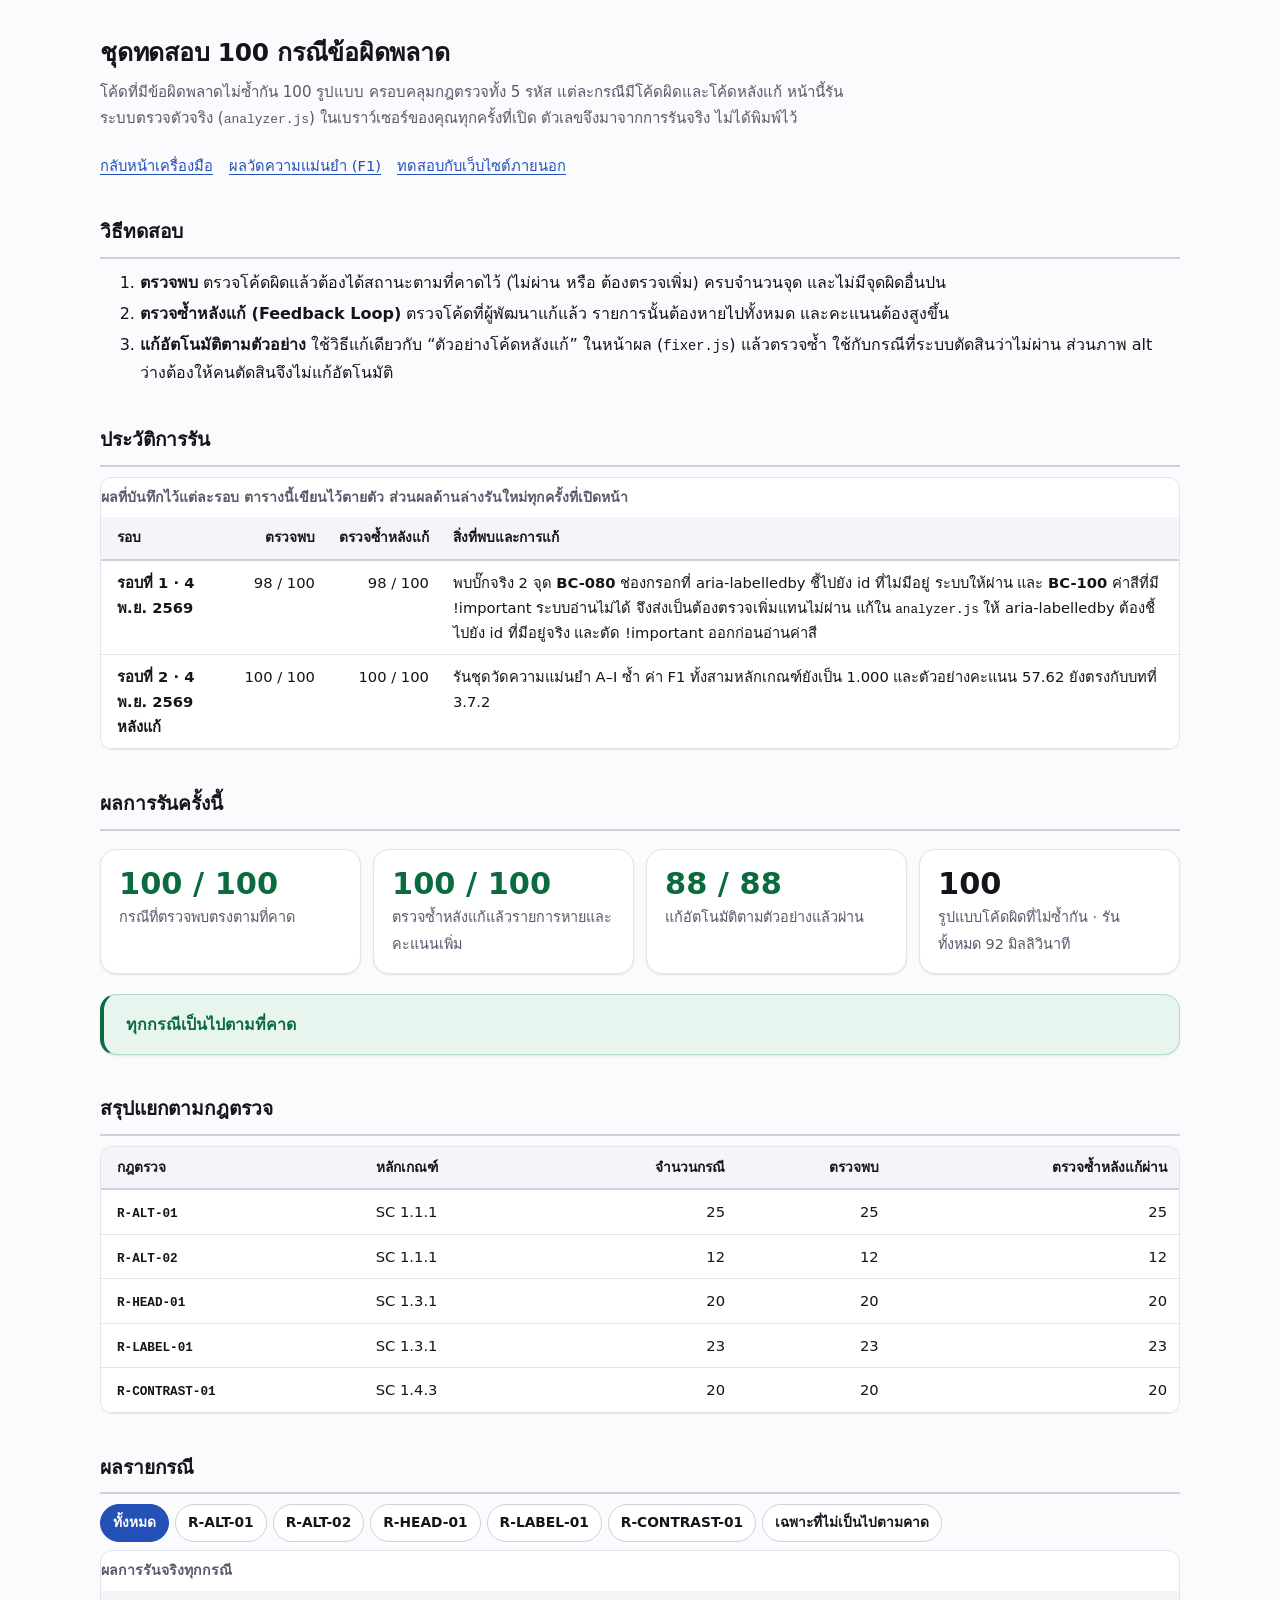
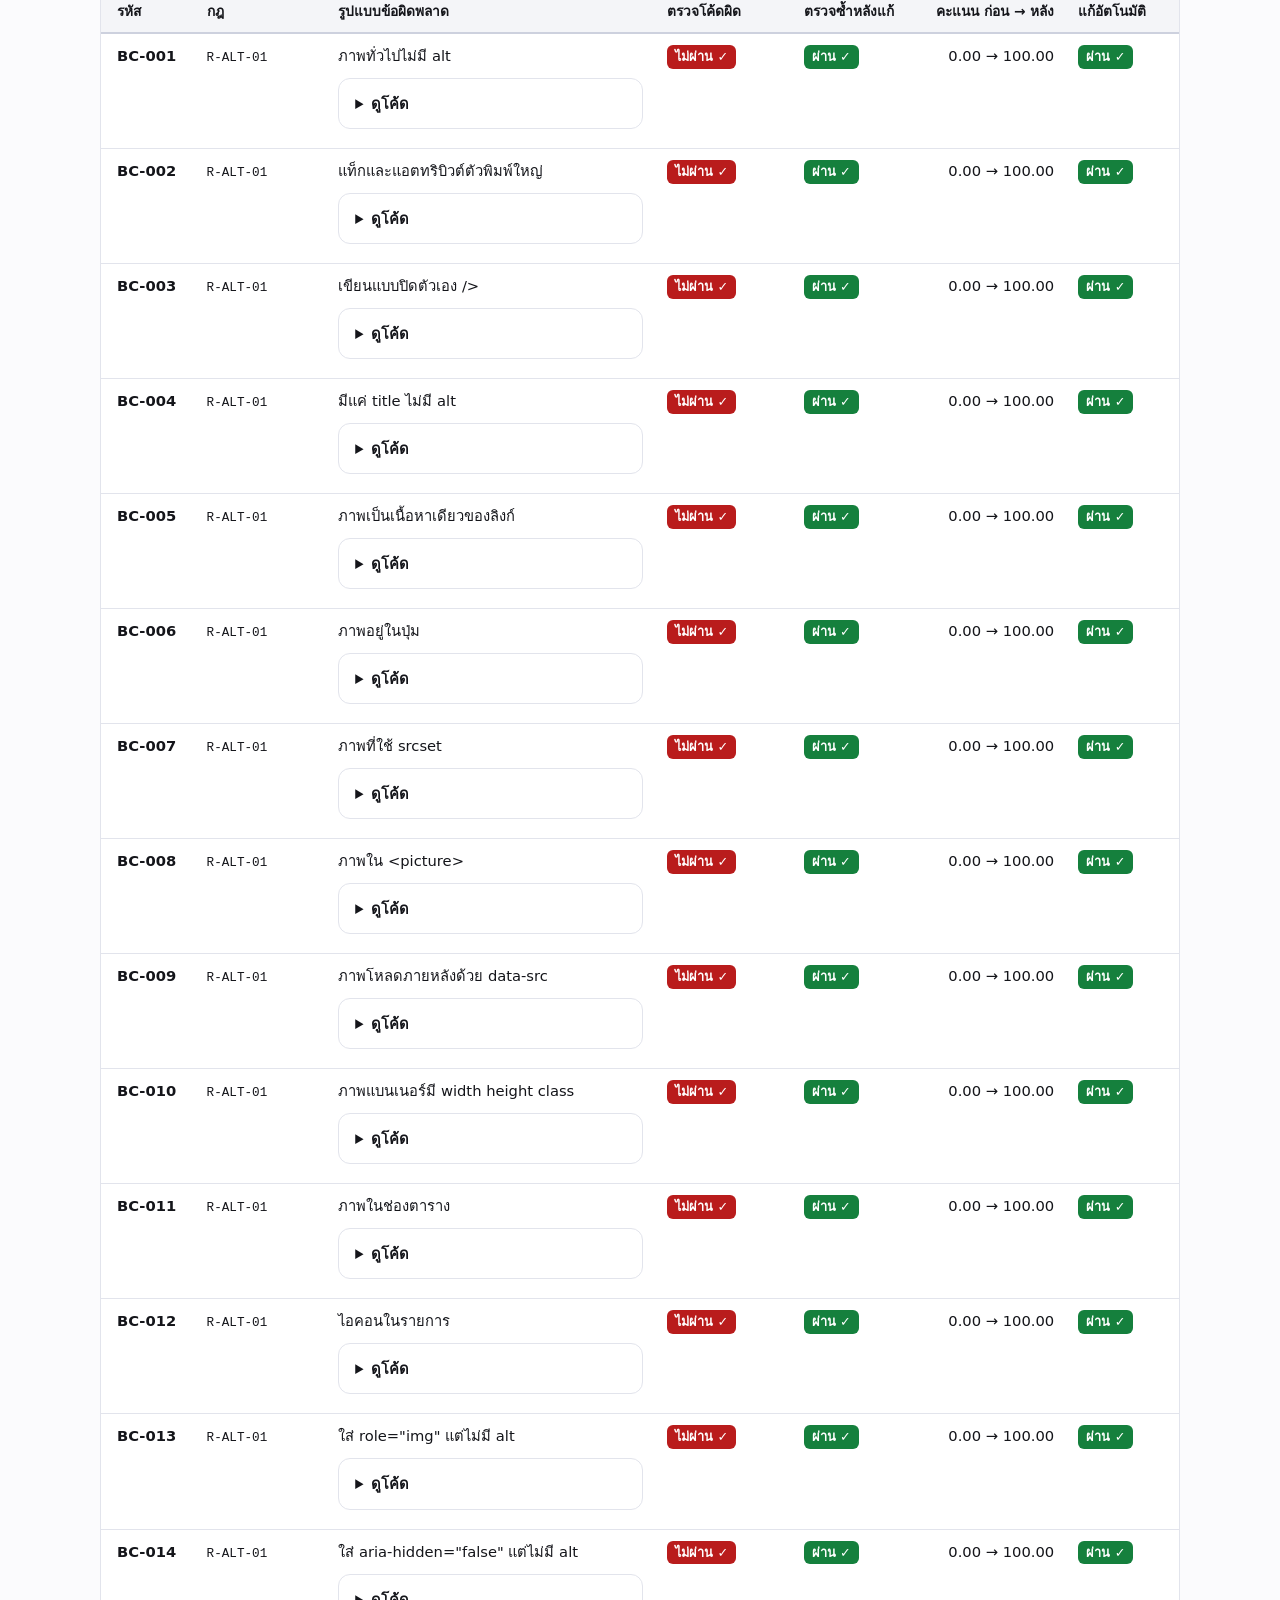
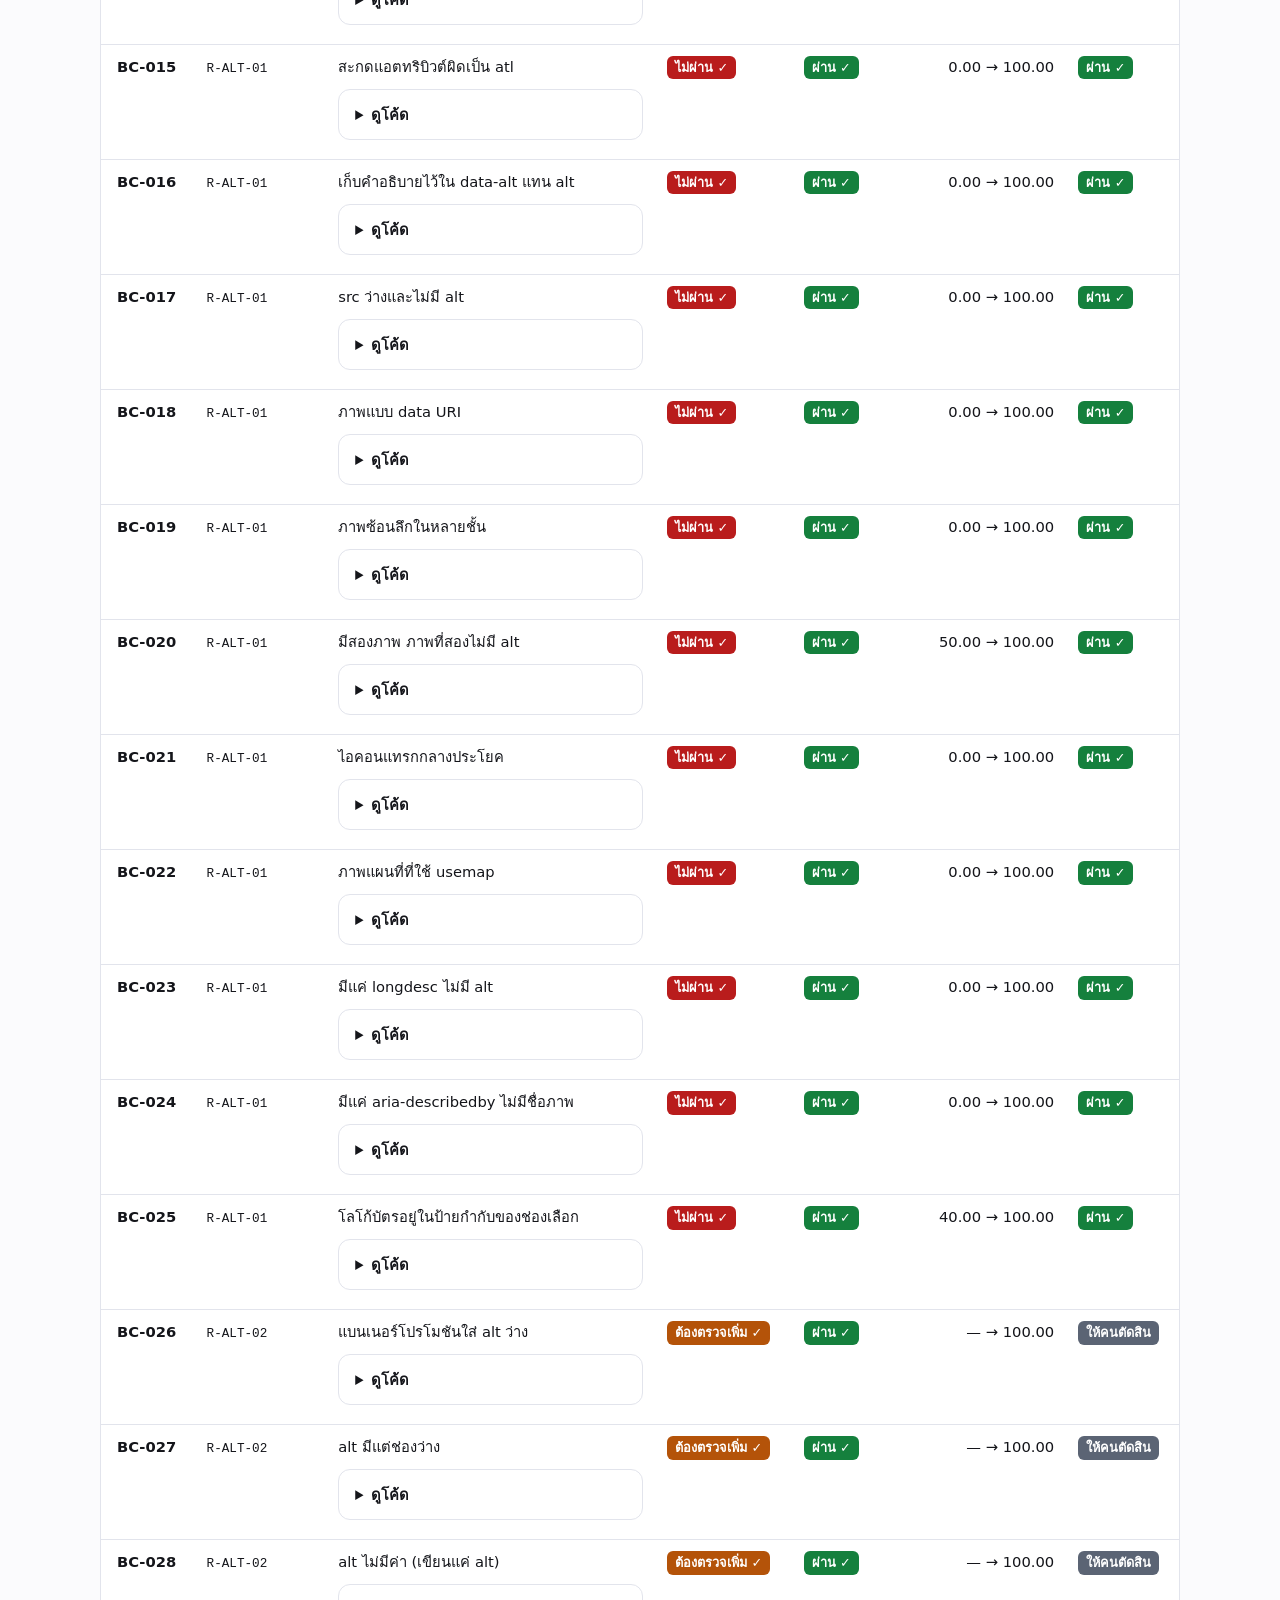
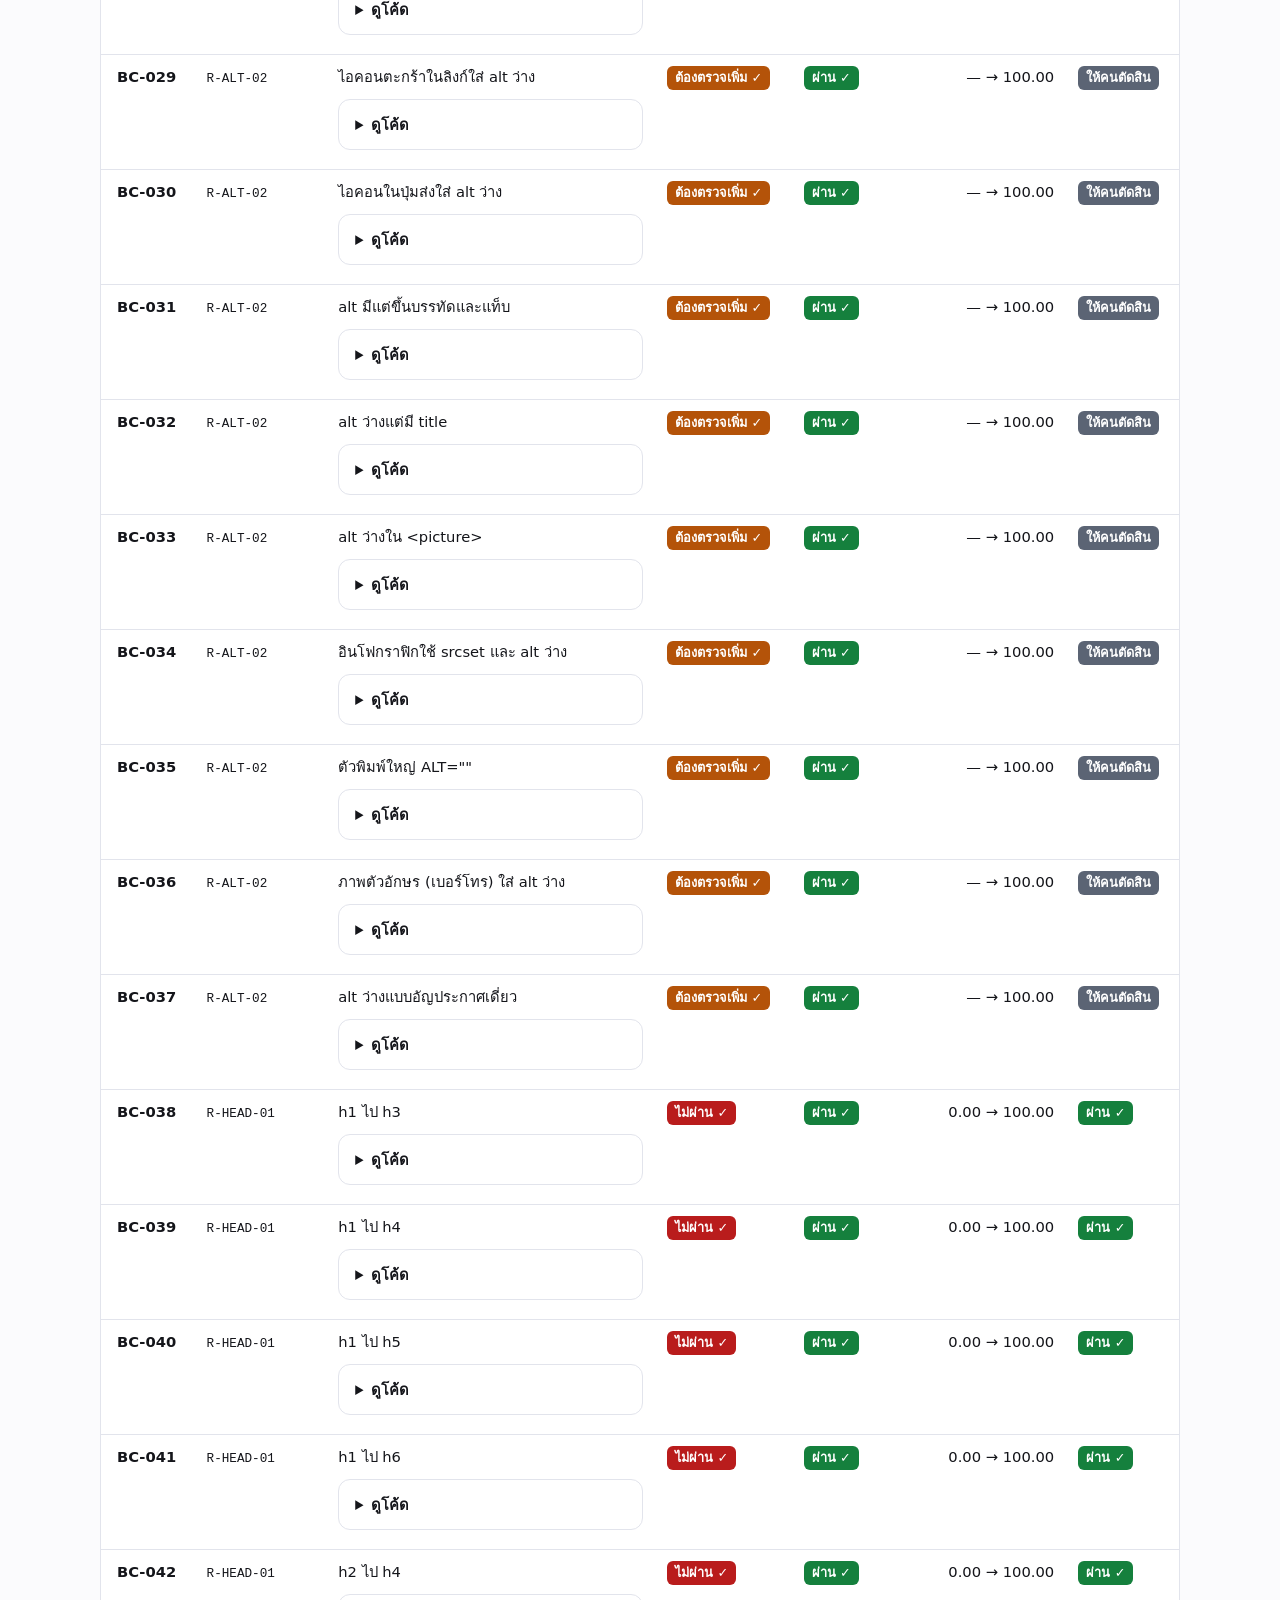
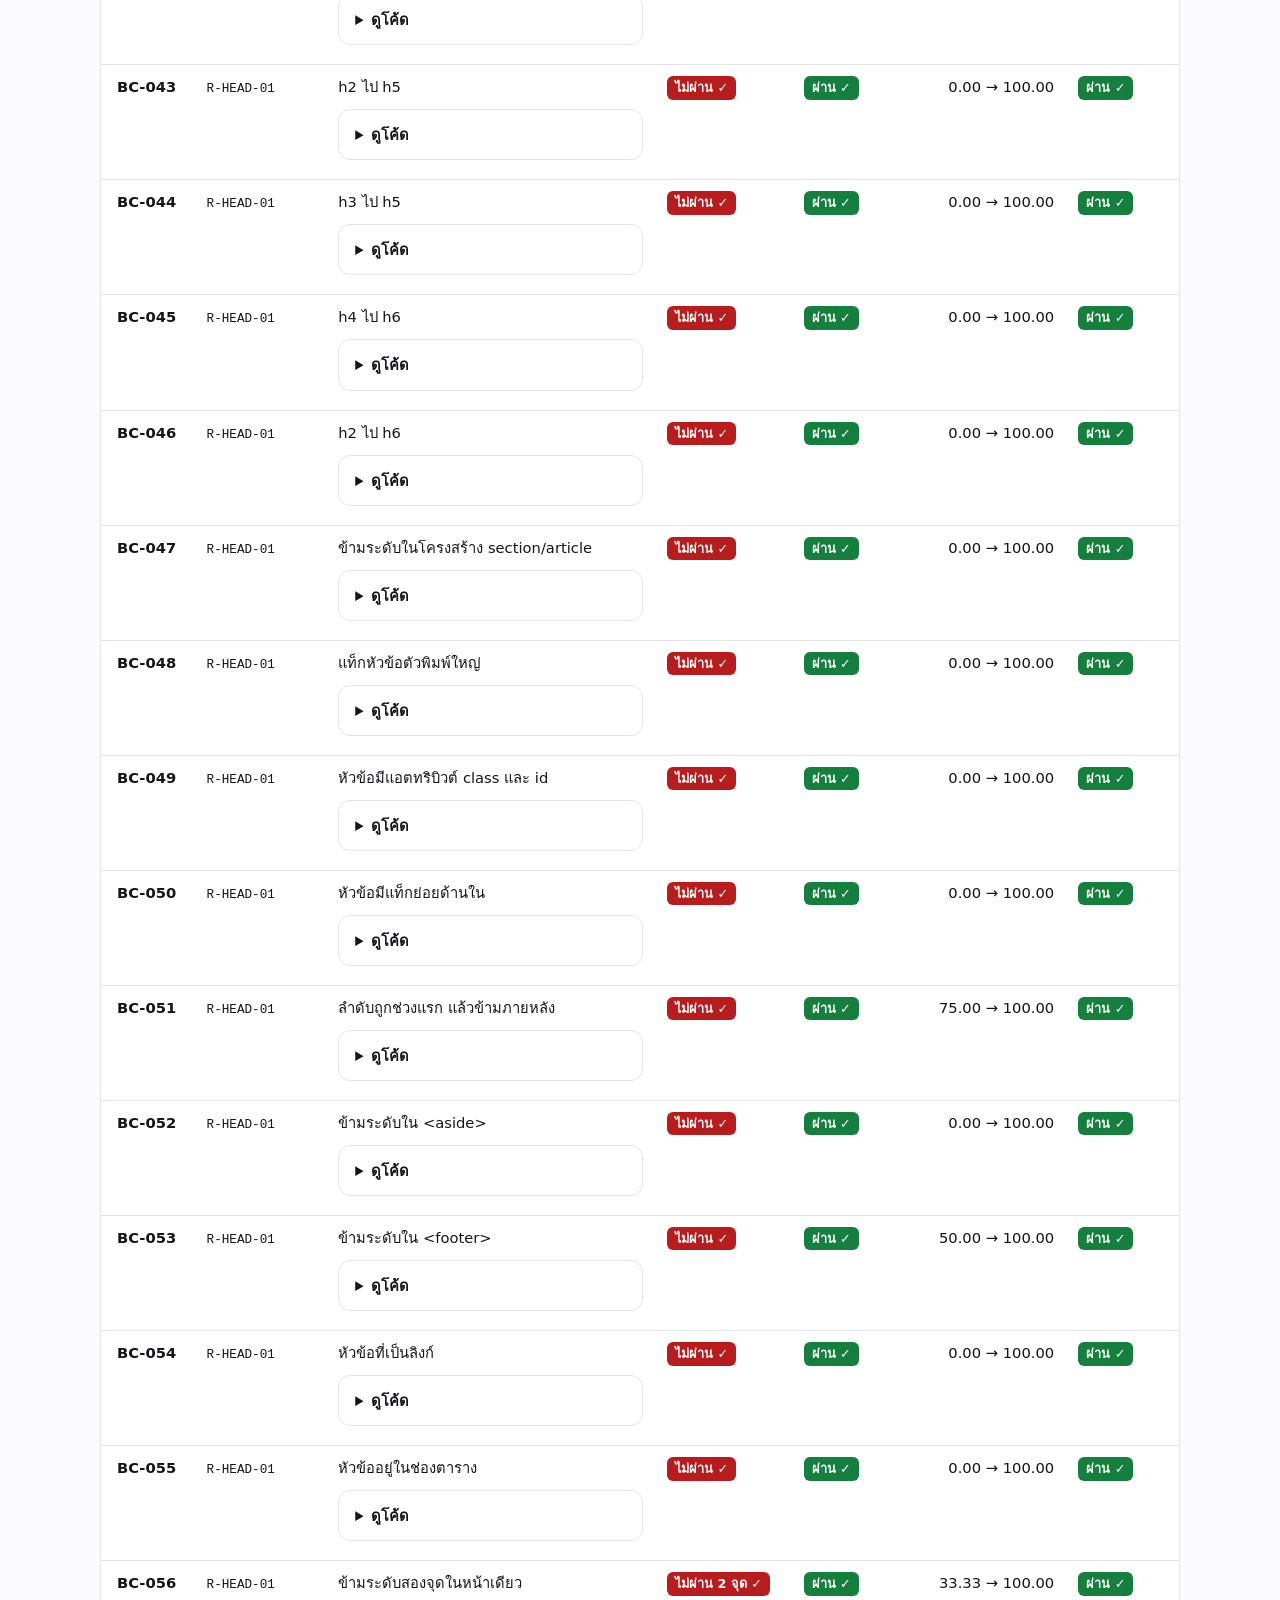
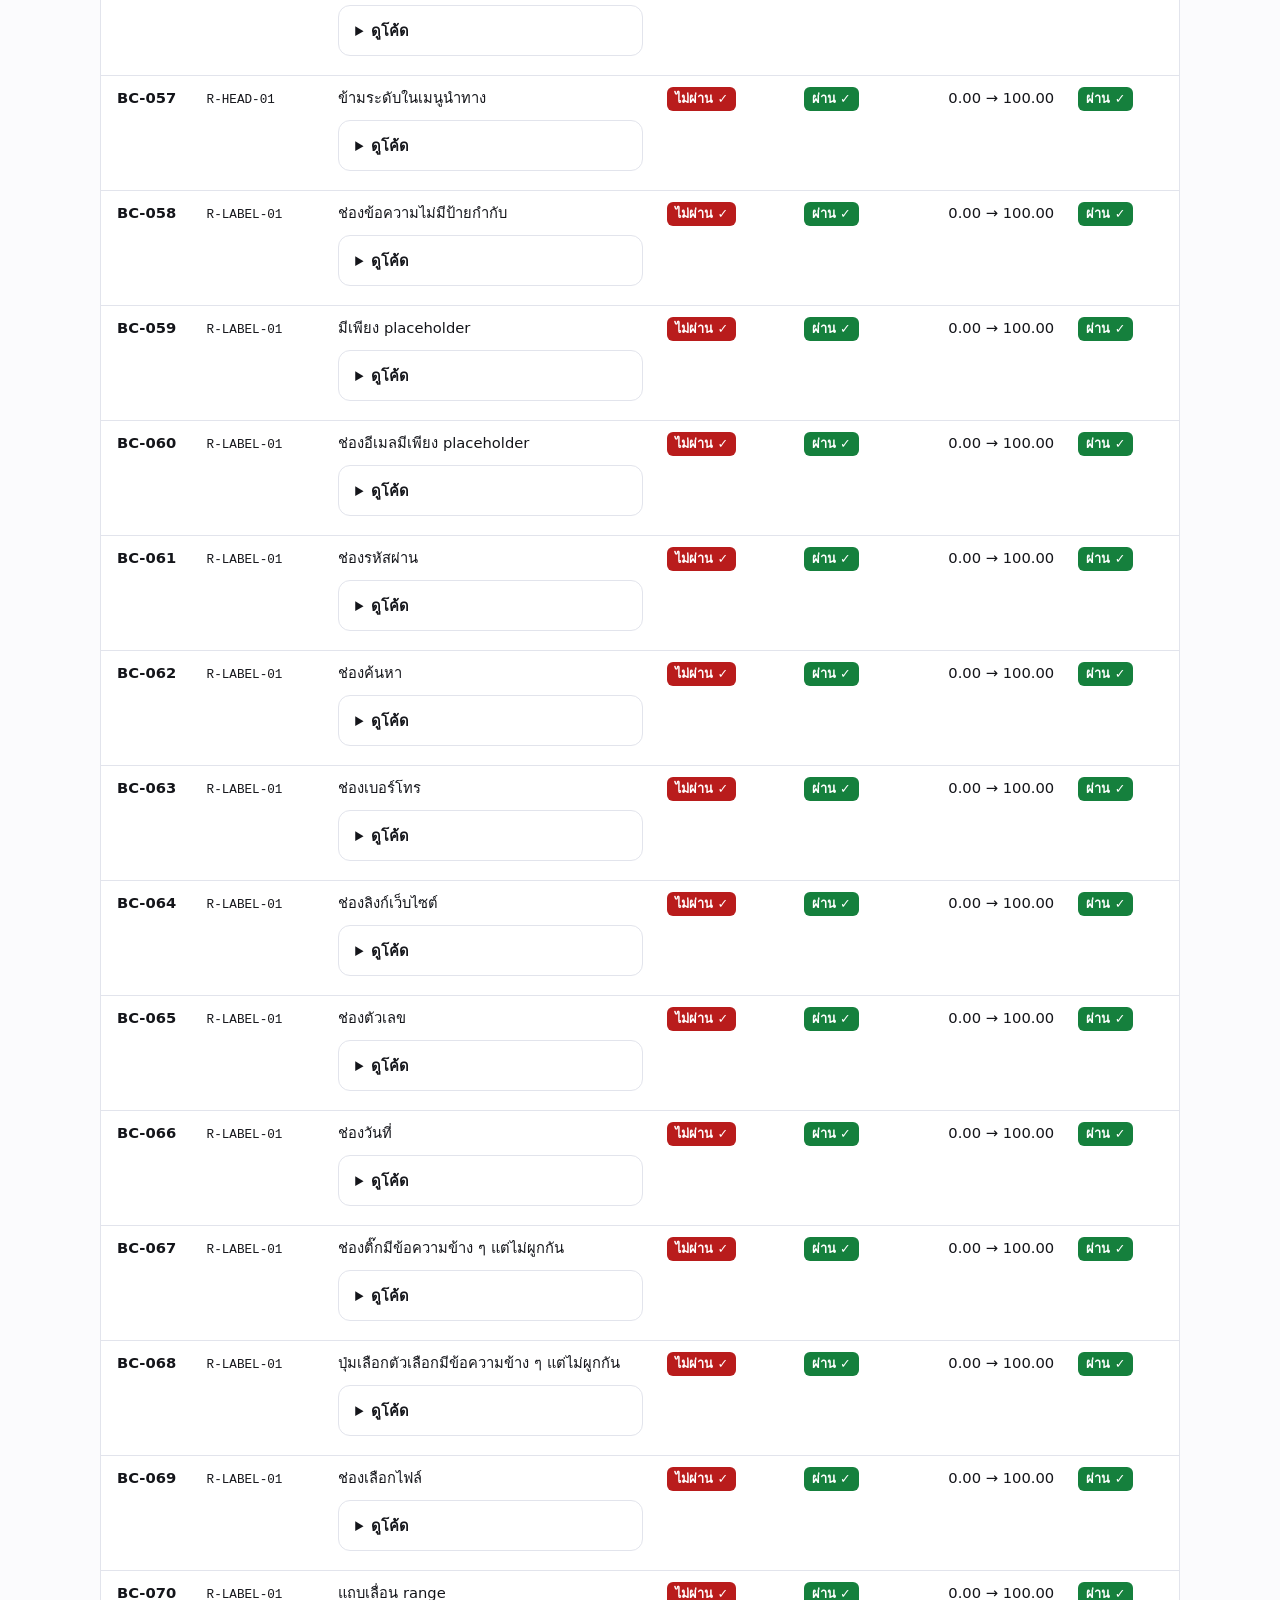
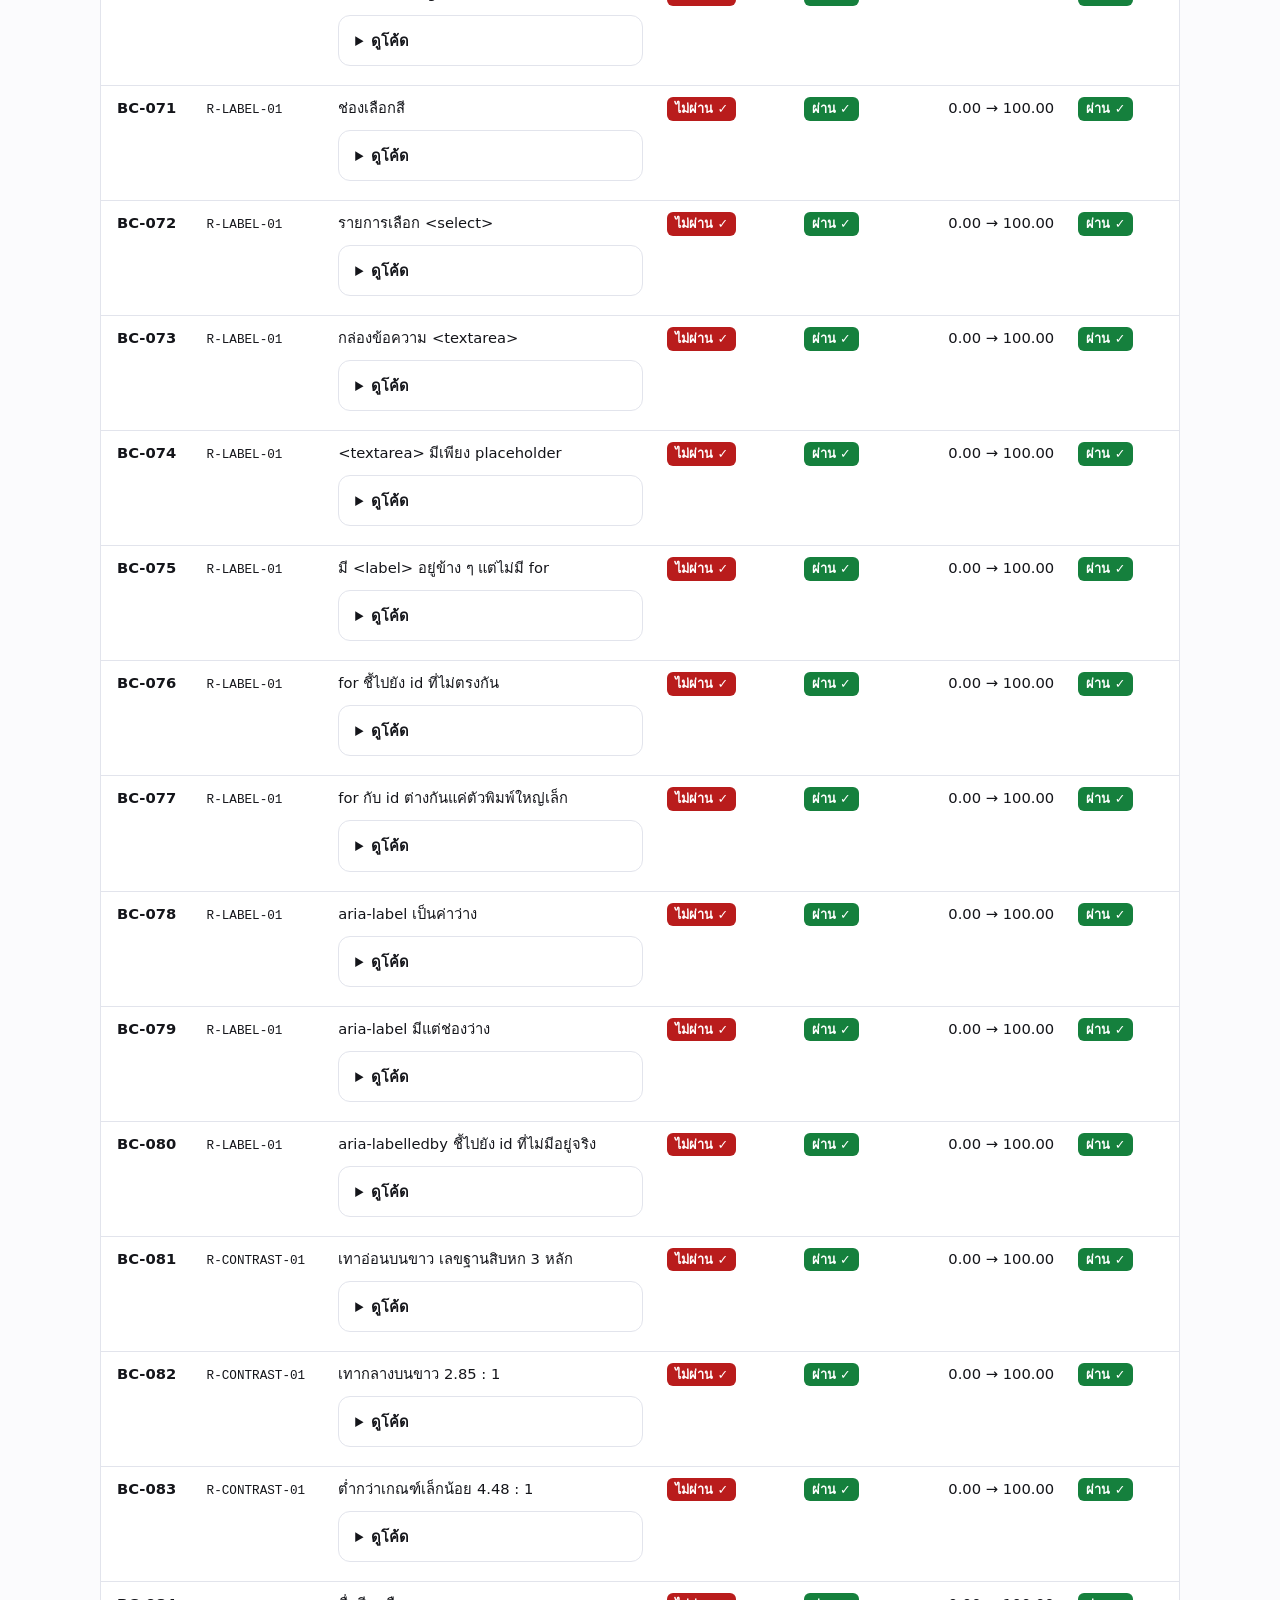
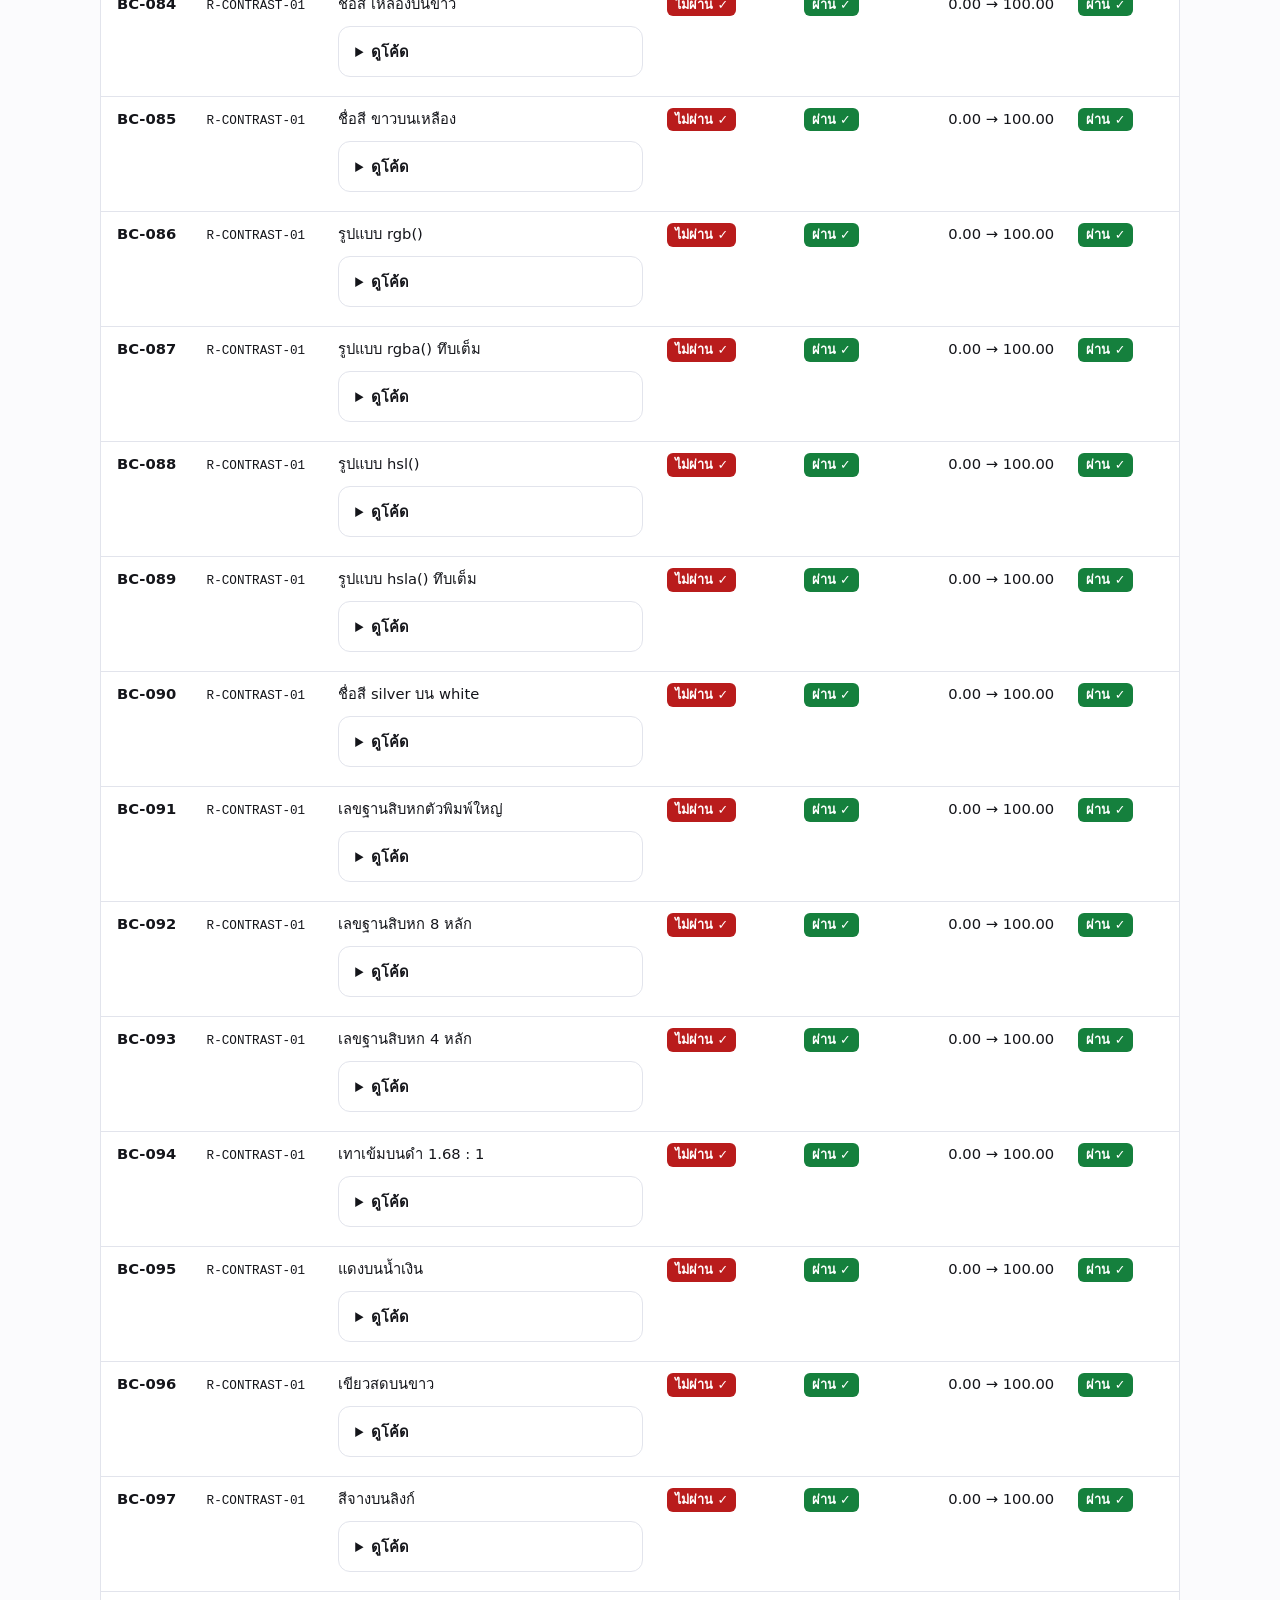
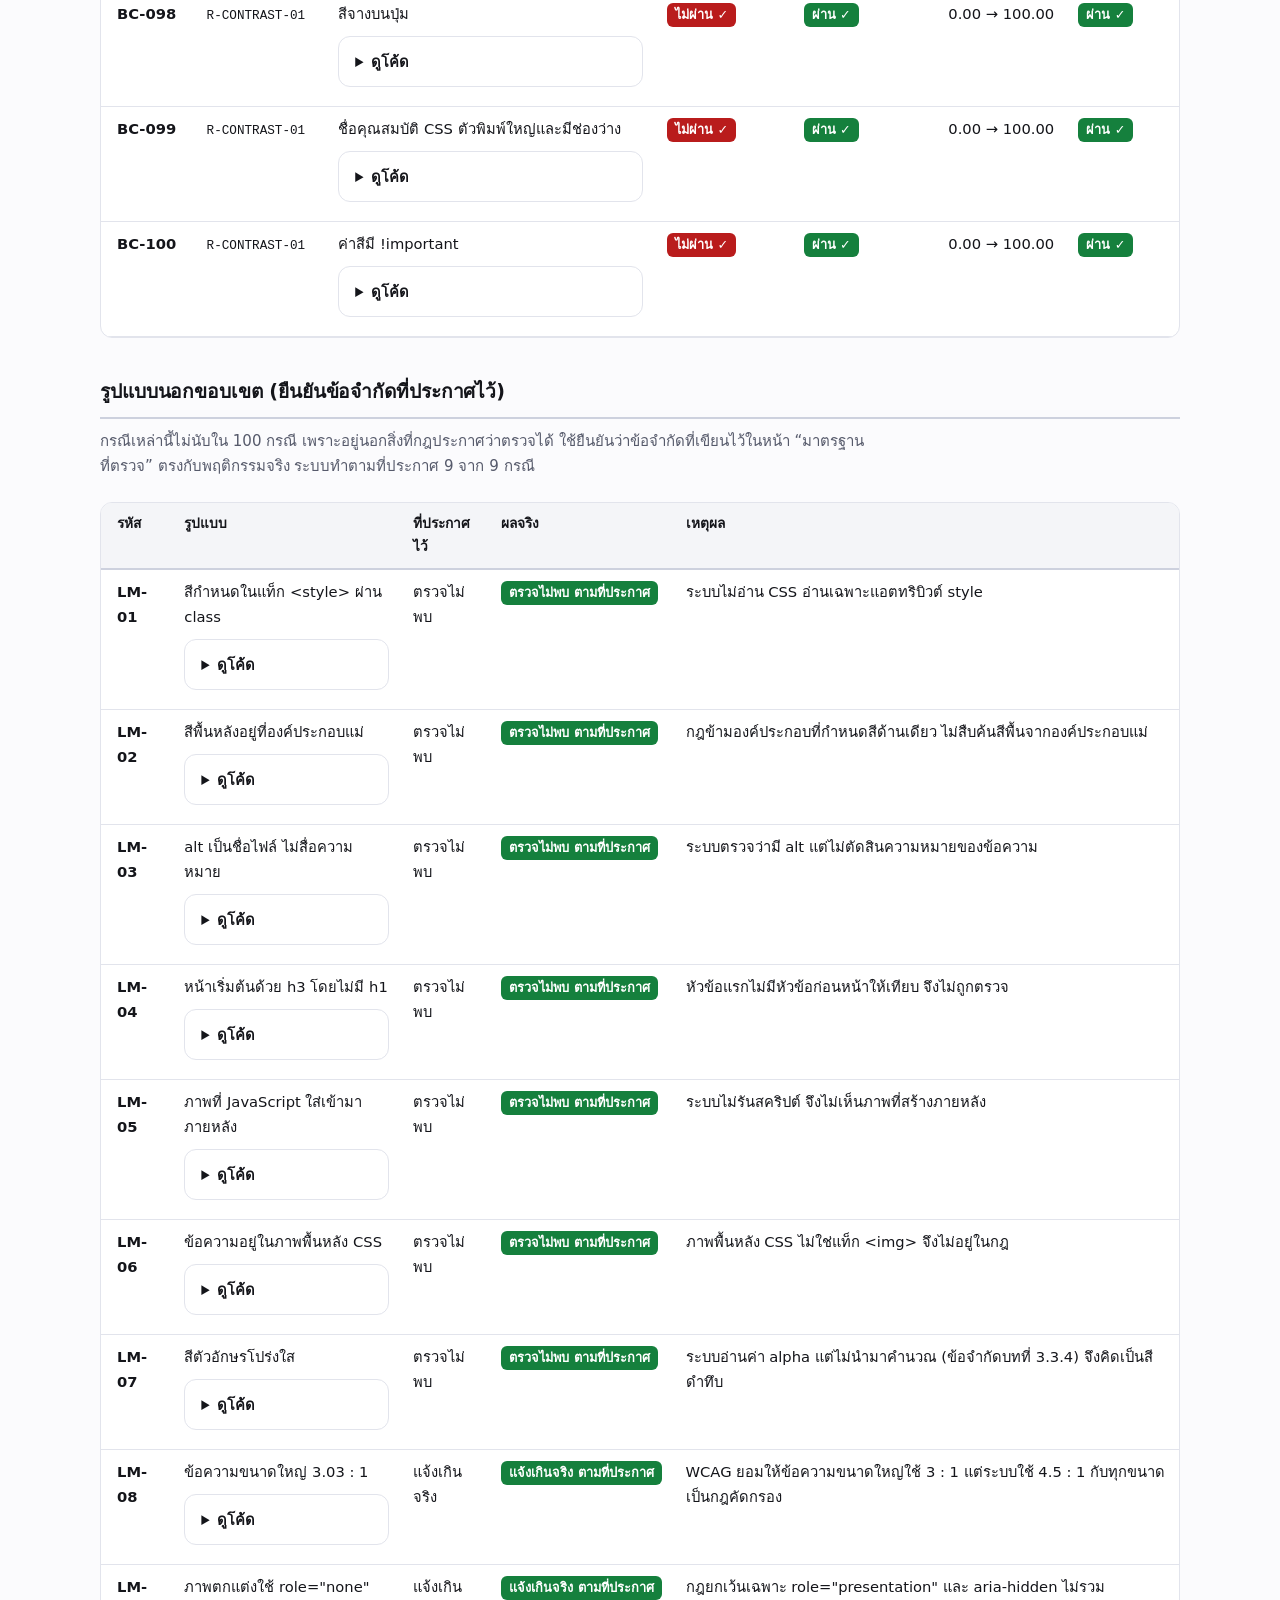
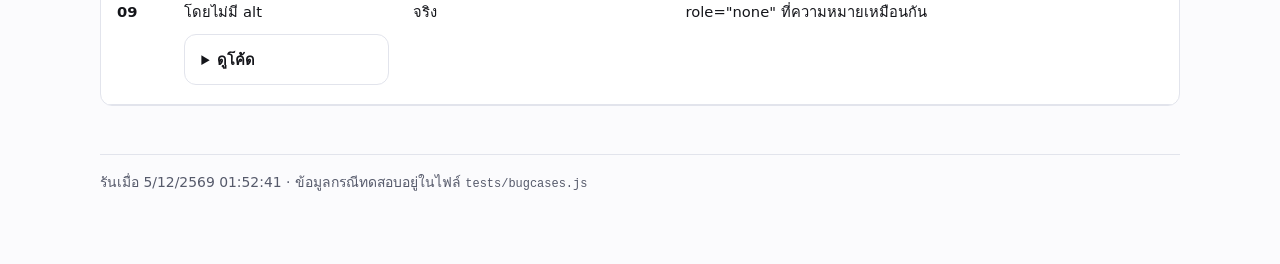
<file: wcag-checker/tests/bugcases.html>
<!DOCTYPE html>
<html lang="th">
<head>
<meta charset="utf-8">
<meta name="viewport" content="width=device-width, initial-scale=1">
<link rel="icon" href="data:image/svg+xml,%3Csvg xmlns=%22http://www.w3.org/2000/svg%22 viewBox=%220 0 48 48%22%3E%3Crect width=%2248%22 height=%2248%22 rx=%2211%22 fill=%22%232451b8%22/%3E%3Ccircle cx=%2224%22 cy=%2224%22 r=%2217%22 fill=%22none%22 stroke=%22%23ffffff%22 stroke-opacity=%22.34%22 stroke-width=%223%22/%3E%3Ccircle cx=%2224%22 cy=%2224%22 r=%2217%22 fill=%22none%22 stroke=%22%23a9c8ff%22 stroke-width=%223%22 stroke-linecap=%22round%22 stroke-dasharray=%2280 107%22 transform=%22rotate(-90 24 24)%22/%3E%3Ccircle cx=%2224%22 cy=%2215.4%22 r=%222.9%22 fill=%22%23ffffff%22/%3E%3Cpath d=%22M15.6 22H32.4%22 stroke=%22%23ffffff%22 stroke-width=%222.9%22 stroke-linecap=%22round%22/%3E%3Cpath d=%22M24 20v5.6m0 0-4 7m4-7 4 7%22 stroke=%22%23ffffff%22 stroke-width=%222.9%22 stroke-linecap=%22round%22 stroke-linejoin=%22round%22 fill=%22none%22/%3E%3C/svg%3E">
<title>ชุดทดสอบ 100 กรณีข้อผิดพลาด — ตรวจพบและตรวจซ้ำหลังแก้</title>
<style>
  :root {
    color-scheme: light dark;
    --bg:#fbfbfd; --surface:#ffffff; --surface-2:#f4f5f8; --surface-3:#eceef4;
    --border:#e2e4ec; --border-strong:#cdd1de;
    --ink:#14151a; --ink-2:#565a6b; --brand:#2451b8;
    --good:#0b6b3f; --good-bg:#e8f5ee; --good-border:#b4ddc7;
    --warn:#7a4a00; --warn-bg:#fdf4e3; --warn-border:#e8d0a2;
    --bad:#a3161d;  --bad-bg:#fceaea;  --bad-border:#eab8ba;
    --focus:#0b5fff;
    --shadow-sm:0 1px 2px rgba(16,20,40,.06), 0 1px 3px rgba(16,20,40,.04);
    --shadow-md:0 2px 4px rgba(16,20,40,.05), 0 8px 20px rgba(16,20,40,.07);
    --r-md:12px; --r-lg:16px;
  }
  @media (prefers-color-scheme: dark) {
    :root {
      --bg:#0f1117; --surface:#171922; --surface-2:#1d202b; --surface-3:#242835;
      --border:#2b2f3d; --border-strong:#3a4052;
      --ink:#eceef5; --ink-2:#a8adc0; --brand:#8ab0ff;
      --good:#6ee7a8; --good-bg:#12281d; --good-border:#245c3d;
      --warn:#f5c46b; --warn-bg:#2a2113; --warn-border:#5c4720;
      --bad:#ff9aa0;  --bad-bg:#2b1517;  --bad-border:#5f2b30;
      --focus:#7aa2ff;
      --shadow-sm:0 1px 2px rgba(0,0,0,.4);
      --shadow-md:0 2px 4px rgba(0,0,0,.35), 0 8px 20px rgba(0,0,0,.4);
    }
  }
  * { box-sizing:border-box; }
  @media (prefers-reduced-motion:reduce) { *,*::before,*::after { transition-duration:.01ms !important; } }
  body {
    margin:0; padding:32px 24px 72px; background:var(--bg); color:var(--ink);
    font-family:"Sarabun","Noto Sans Thai",system-ui,-apple-system,"Segoe UI",sans-serif;
    line-height:1.7; font-size:16px; -webkit-font-smoothing:antialiased;
  }
  main { max-width:1080px; margin:0 auto; }
  h1 { font-size:1.55rem; margin:0 0 6px; letter-spacing:-.01em; }
  h2 { font-size:1.2rem; margin:38px 0 10px; padding-bottom:8px; border-bottom:2px solid var(--border-strong); letter-spacing:-.005em; }
  h3 { font-size:1.02rem; margin:22px 0 8px; }
  p.sub { color:var(--ink-2); margin:0 0 22px; font-size:.94rem; max-width:80ch; }
  a { color:var(--brand); text-underline-offset:3px; }
  :focus-visible { outline:3px solid var(--focus); outline-offset:3px; border-radius:6px; }

  table { border-collapse:collapse; width:100%; margin:12px 0 8px; font-size:.92rem; }
  caption { text-align:left; font-weight:700; padding:8px 0; color:var(--ink-2); font-size:.88rem; }
  th, td { border-bottom:1px solid var(--border); padding:9px 12px; text-align:left; vertical-align:top; }
  thead th { background:var(--surface-2); border-bottom:2px solid var(--border-strong); font-size:.86rem; }
  tbody tr:hover { background:var(--surface-2); }
  td.num, th.num { text-align:right; font-variant-numeric:tabular-nums; white-space:nowrap; }
  .table-wrap { overflow-x:auto; border:1px solid var(--border); border-radius:var(--r-md); background:var(--surface); }
  .table-wrap table { margin:0; }
  .table-wrap th:first-child, .table-wrap td:first-child { padding-left:16px; }

  .tag { display:inline-block; padding:2px 11px; border-radius:999px; font-size:.83rem; font-weight:700; border:1px solid; }
  .tag.good { color:var(--good); background:var(--good-bg); border-color:var(--good-border); }
  .tag.bad  { color:var(--bad);  background:var(--bad-bg);  border-color:var(--bad-border); }
  .tag.warn { color:var(--warn); background:var(--warn-bg); border-color:var(--warn-border); }

  .banner {
    padding:16px 22px; border-radius:var(--r-lg); border:1px solid; border-left-width:4px;
    margin:20px 0; font-weight:700; box-shadow:var(--shadow-sm);
  }
  .banner.good { color:var(--good); background:var(--good-bg); border-color:var(--good-border); border-left-color:var(--good); }
  .banner.bad  { color:var(--bad);  background:var(--bad-bg);  border-color:var(--bad-border);  border-left-color:var(--bad); }

  details { margin:10px 0; border:1px solid var(--border); border-radius:var(--r-md); padding:12px 16px; background:var(--surface); }
  details[open] { box-shadow:var(--shadow-sm); }
  summary { cursor:pointer; font-weight:700; }
  summary:hover { color:var(--brand); }
  pre { overflow-x:auto; background:var(--surface-2); border:1px solid var(--border); padding:12px; border-radius:var(--r-md);
        font-size:.82rem; line-height:1.6; font-family:ui-monospace,SFMono-Regular,Menlo,Consolas,monospace; }
  code { font-family:ui-monospace,SFMono-Regular,Menlo,Consolas,monospace; font-size:.86em; }
  footer { margin-top:48px; color:var(--ink-2); font-size:.87rem; border-top:1px solid var(--border); padding-top:16px; }
  ul { margin:8px 0 8px 20px; padding:0; } li + li { margin-top:4px; }
  @media (max-width:560px) { body { padding:24px 16px 56px; } }

  .lead-nav { display:flex; flex-wrap:wrap; gap:8px 16px; margin:0 0 18px; font-size:.92rem; }
  .kpis { display:grid; grid-template-columns:repeat(4, minmax(0, 1fr)); gap:12px; margin:18px 0; }
  .kpi { padding:16px 18px; border-radius:var(--r-lg); background:var(--surface); border:1px solid var(--border); box-shadow:var(--shadow-sm); }
  .kpi b { display:block; font-size:1.9rem; line-height:1.2; font-variant-numeric:tabular-nums; }
  .kpi span { color:var(--ink-2); font-size:.9rem; }
  .kpi.good b { color:var(--good); } .kpi.warn b { color:var(--warn); } .kpi.bad b { color:var(--bad); }
  @media (max-width:760px) { .kpis { grid-template-columns:repeat(2, minmax(0, 1fr)); } }
  .rules { margin:10px 0 0; }
  td code { word-break:break-all; }
  td.res { white-space:nowrap; }
  .st { display:inline-flex; align-items:center; gap:4px; padding:1px 8px; border-radius:6px; font-size:.8rem; font-weight:700; color:#fff; }
  .st.ok { background:#15803d; } .st.no { background:#b91c1c; } .st.rv { background:#b45309; } .st.na { background:#5b6474; }
  @media (prefers-color-scheme: dark) { .st { color:#0f1117; } .st.ok { background:#6ee7a8; } .st.no { background:#ff9aa0; } .st.rv { background:#f5c46b; } .st.na { background:#a3adbd; } }
  .filters { display:flex; flex-wrap:wrap; gap:6px; margin:8px 0; }
  .filters button { font:inherit; font-size:.86rem; font-weight:700; padding:6px 12px; border-radius:999px; border:1px solid var(--border-strong); background:var(--surface); color:var(--ink); cursor:pointer; }
  .filters button[aria-pressed="true"] { background:var(--brand); border-color:var(--brand); color:var(--surface); }
  .code2 { display:grid; grid-template-columns:minmax(0, 1fr) minmax(0, 1fr); gap:10px; }
  .code2 pre { margin:4px 0 0; white-space:pre-wrap; word-break:break-all; }
  @media (max-width:760px) { .code2 { grid-template-columns:minmax(0, 1fr); } }
</style>
</head>
<body>
<main>
  <h1>ชุดทดสอบ 100 กรณีข้อผิดพลาด</h1>
  <p class="sub">
    โค้ดที่มีข้อผิดพลาดไม่ซ้ำกัน 100 รูปแบบ ครอบคลุมกฎตรวจทั้ง 5 รหัส แต่ละกรณีมีโค้ดผิดและโค้ดหลังแก้
    หน้านี้รันระบบตรวจตัวจริง (<code>analyzer.js</code>) ในเบราว์เซอร์ของคุณทุกครั้งที่เปิด ตัวเลขจึงมาจากการรันจริง ไม่ได้พิมพ์ไว้
  </p>
  <p class="lead-nav"><a href="../index.html">กลับหน้าเครื่องมือ</a> <a href="./runner.html">ผลวัดความแม่นยำ (F1)</a> <a href="./sites.html">ทดสอบกับเว็บไซต์ภายนอก</a></p>
  <h2>วิธีทดสอบ</h2>
  <ol class="rules">
    <li><strong>ตรวจพบ</strong> ตรวจโค้ดผิดแล้วต้องได้สถานะตามที่คาดไว้ (ไม่ผ่าน หรือ ต้องตรวจเพิ่ม) ครบจำนวนจุด และไม่มีจุดผิดอื่นปน</li>
    <li><strong>ตรวจซ้ำหลังแก้ (Feedback Loop)</strong> ตรวจโค้ดที่ผู้พัฒนาแก้แล้ว รายการนั้นต้องหายไปทั้งหมด และคะแนนต้องสูงขึ้น</li>
    <li><strong>แก้อัตโนมัติตามตัวอย่าง</strong> ใช้วิธีแก้เดียวกับ “ตัวอย่างโค้ดหลังแก้” ในหน้าผล (<code>fixer.js</code>) แล้วตรวจซ้ำ
      ใช้กับกรณีที่ระบบตัดสินว่าไม่ผ่าน ส่วนภาพ alt ว่างต้องให้คนตัดสินจึงไม่แก้อัตโนมัติ</li>
  </ol>
  <h2>ประวัติการรัน</h2>
  <div class="table-wrap" tabindex="0" role="region" aria-label="ตารางประวัติการรัน"><table>
    <caption>ผลที่บันทึกไว้แต่ละรอบ ตารางนี้เขียนไว้ตายตัว ส่วนผลด้านล่างรันใหม่ทุกครั้งที่เปิดหน้า</caption>
    <thead><tr><th scope="col">รอบ</th><th scope="col" class="num">ตรวจพบ</th><th scope="col" class="num">ตรวจซ้ำหลังแก้</th><th scope="col">สิ่งที่พบและการแก้</th></tr></thead>
    <tbody>
      <tr><th scope="row">รอบที่ 1 · 4 พ.ย. 2569</th><td class="num">98 / 100</td><td class="num">98 / 100</td>
        <td>พบบั๊กจริง 2 จุด <strong>BC-080</strong> ช่องกรอกที่ aria-labelledby ชี้ไปยัง id ที่ไม่มีอยู่ ระบบให้ผ่าน
          และ <strong>BC-100</strong> ค่าสีที่มี !important ระบบอ่านไม่ได้ จึงส่งเป็นต้องตรวจเพิ่มแทนไม่ผ่าน
          แก้ใน <code>analyzer.js</code> ให้ aria-labelledby ต้องชี้ไปยัง id ที่มีอยู่จริง และตัด !important ออกก่อนอ่านค่าสี</td></tr>
      <tr><th scope="row">รอบที่ 2 · 4 พ.ย. 2569 หลังแก้</th><td class="num">100 / 100</td><td class="num">100 / 100</td>
        <td>รันชุดวัดความแม่นยำ A–I ซ้ำ ค่า F1 ทั้งสามหลักเกณฑ์ยังเป็น 1.000 และตัวอย่างคะแนน 57.62 ยังตรงกับบทที่ 3.7.2</td></tr>
    </tbody>
  </table></div>
  <h2>ผลการรันครั้งนี้</h2>
  <div id="output" role="status">กำลังรัน…</div>
</main>
<script src="../analyzer.js"></script>
<script src="../fixer.js"></script>
<script src="./bugcases.js"></script>
<script>
(function () {
  'use strict';
  var A = window.WcagAnalyzer, F = window.WcagFixer, B = window.WCAG_BUG_CASES;
  var esc = A.escapeHtml;
  var LABEL = { fail: 'ไม่ผ่าน', needs_review: 'ต้องตรวจเพิ่ม', pass: 'ผ่าน', not_applicable: 'ไม่นับ' };
  var CLS = { fail: 'no', needs_review: 'rv', pass: 'ok', not_applicable: 'na' };
  function st(s, text) { return '<span class="st ' + (CLS[s] || 'na') + '">' + esc(text || LABEL[s] || s) + '</span>'; }
  function fmt(v) { return v === null || v === undefined ? '—' : v.toFixed(2); }
  function problems(res) { return res.pairs.filter(function (p) { return p.status === 'fail' || p.status === 'needs_review'; }); }

  function evaluate(c) {
    var bad = A.analyze(c.bad), fixed = A.analyze(c.fixed);
    var hits = bad.pairs.filter(function (p) { return p.ruleId === c.rule && p.status === c.expect; });
    var others = problems(bad).filter(function (p) { return !(p.ruleId === c.rule && p.status === c.expect); });
    var ruleStatuses = bad.pairs.filter(function (p) { return p.ruleId === c.rule || (A.RULE_PART[p.ruleId] === A.RULE_PART[c.rule]); })
      .map(function (p) { return p.status; });
    var detected = hits.length === c.count && others.length === 0;
    var got = hits.length ? c.expect : (problems(bad)[0] ? problems(bad)[0].status : (ruleStatuses.indexOf('pass') >= 0 ? 'pass' : 'not_applicable'));
    var fixedProblems = problems(fixed);
    var improved = fixed.score !== null && (bad.score === null || fixed.score > bad.score);
    var loop = fixedProblems.length === 0 && improved;
    var auto = null;
    if (c.expect === 'fail') {
      var r = F.fixAll(c.bad);
      auto = { ok: problems(r.after).filter(function (p) { return p.status === 'fail'; }).length === 0 && r.fixedCount > 0,
        score: r.after.score, fixedCount: r.fixedCount };
    }
    return { c: c, bad: bad, fixed: fixed, hits: hits.length, others: others, detected: detected, got: got,
      loop: loop, improved: improved, fixedProblems: fixedProblems, auto: auto };
  }

  function evaluateLimit(m) {
    var res = A.analyze(m.html);
    var mine = res.pairs.filter(function (p) { return p.ruleId === m.rule; });
    var flagged = mine.filter(function (p) { return p.status === 'fail' || p.status === 'needs_review'; });
    var actual = flagged.length ? 'flag' : 'miss';
    return { m: m, actual: actual, ok: actual === m.behavior, statuses: mine.map(function (p) { return p.status; }) };
  }

  var t0 = performance.now();
  var results = B.CASES.map(evaluate);
  var limits = B.KNOWN_LIMITS.map(evaluateLimit);
  var ms = performance.now() - t0;

  var n = results.length;
  var nDetected = results.filter(function (r) { return r.detected; }).length;
  var nLoop = results.filter(function (r) { return r.loop; }).length;
  var autoRuns = results.filter(function (r) { return r.auto; });
  var nAuto = autoRuns.filter(function (r) { return r.auto.ok; }).length;
  var uniq = {}; B.CASES.forEach(function (c) { uniq[c.bad] = 1; });
  var nUnique = Object.keys(uniq).length;

  var byRule = {};
  results.forEach(function (r) {
    var k = r.c.rule; byRule[k] = byRule[k] || { n: 0, det: 0, loop: 0 };
    byRule[k].n++; if (r.detected) byRule[k].det++; if (r.loop) byRule[k].loop++;
  });

  var h = [];
  h.push('<div class="kpis">' +
    '<div class="kpi ' + (nDetected === n ? 'good' : 'warn') + '"><b>' + nDetected + ' / ' + n + '</b><span>กรณีที่ตรวจพบตรงตามที่คาด</span></div>' +
    '<div class="kpi ' + (nLoop === n ? 'good' : 'warn') + '"><b>' + nLoop + ' / ' + n + '</b><span>ตรวจซ้ำหลังแก้แล้วรายการหายและคะแนนเพิ่ม</span></div>' +
    '<div class="kpi ' + (nAuto === autoRuns.length ? 'good' : 'warn') + '"><b>' + nAuto + ' / ' + autoRuns.length + '</b><span>แก้อัตโนมัติตามตัวอย่างแล้วผ่าน</span></div>' +
    '<div class="kpi"><b>' + nUnique + '</b><span>รูปแบบโค้ดผิดที่ไม่ซ้ำกัน · รันทั้งหมด ' + ms.toFixed(0) + ' มิลลิวินาที</span></div></div>');

  var misses = results.filter(function (r) { return !r.detected || !r.loop || (r.auto && !r.auto.ok); });
  if (misses.length) {
    h.push('<div class="banner bad">มี ' + misses.length + ' กรณีที่ไม่เป็นไปตามที่คาด: ' + misses.map(function (r) {
      return esc(r.c.id + ' ' + r.c.title); }).join(' · ') + ' (รายละเอียดในตาราง)</div>');
  } else {
    h.push('<div class="banner good">ทุกกรณีเป็นไปตามที่คาด</div>');
  }

  h.push('<h2>สรุปแยกตามกฎตรวจ</h2><div class="table-wrap" tabindex="0" role="region" aria-label="ตารางสรุปแยกตามกฎตรวจ"><table><thead><tr><th scope="col">กฎตรวจ</th><th scope="col">หลักเกณฑ์</th>' +
    '<th scope="col" class="num">จำนวนกรณี</th><th scope="col" class="num">ตรวจพบ</th><th scope="col" class="num">ตรวจซ้ำหลังแก้ผ่าน</th></tr></thead><tbody>' +
    Object.keys(byRule).map(function (k) {
      var b = byRule[k], sc = results.filter(function (r) { return r.c.rule === k; })[0].bad.pairs.filter(function (p) { return p.ruleId === k; })[0];
      return '<tr><th scope="row"><code>' + esc(k) + '</code></th><td>' + esc(sc ? sc.sc : '') + '</td><td class="num">' + b.n + '</td>' +
        '<td class="num">' + b.det + '</td><td class="num">' + b.loop + '</td></tr>';
    }).join('') + '</tbody></table></div>');

  h.push('<h2>ผลรายกรณี</h2>');
  h.push('<div class="filters" role="group" aria-label="กรองตามกฎตรวจ"><button type="button" data-r="" aria-pressed="true">ทั้งหมด</button>' +
    Object.keys(byRule).map(function (k) { return '<button type="button" data-r="' + k + '" aria-pressed="false">' + k + '</button>'; }).join('') +
    '<button type="button" data-r="!ok" aria-pressed="false">เฉพาะที่ไม่เป็นไปตามคาด</button></div>');
  h.push('<div class="table-wrap" tabindex="0" role="region" aria-label="ตารางผลรายกรณี"><table id="cases"><caption>ผลการรันจริงทุกกรณี</caption><thead><tr><th scope="col">รหัส</th><th scope="col">กฎ</th>' +
    '<th scope="col">รูปแบบข้อผิดพลาด</th><th scope="col">ตรวจโค้ดผิด</th><th scope="col">ตรวจซ้ำหลังแก้</th><th scope="col" class="num">คะแนน ก่อน → หลัง</th>' +
    '<th scope="col">แก้อัตโนมัติ</th></tr></thead><tbody>' + results.map(function (r) {
      var c = r.c, ok = r.detected && r.loop && (!r.auto || r.auto.ok);
      var det = r.detected ? st(c.expect, LABEL[c.expect] + (c.count > 1 ? ' ' + c.count + ' จุด' : '') + ' ✓')
        : st(r.got, 'ได้ ' + (LABEL[r.got] || r.got) + ' ✗');
      var loop = r.loop ? st('pass', 'ผ่าน ✓') : st(r.fixedProblems[0] ? r.fixedProblems[0].status : 'not_applicable',
        (r.fixedProblems[0] ? LABEL[r.fixedProblems[0].status] : 'ไม่ดีขึ้น') + ' ✗');
      var auto = !r.auto ? '<span class="st na">ให้คนตัดสิน</span>' : r.auto.ok ? st('pass', 'ผ่าน ✓') : st('fail', 'ไม่สำเร็จ ✗');
      return '<tr data-r="' + c.rule + '" data-ok="' + ok + '"><th scope="row">' + esc(c.id) + '</th><td><code>' + esc(c.rule) + '</code></td>' +
        '<td>' + esc(c.title) + '<details><summary>ดูโค้ด</summary><div class="code2"><div>โค้ดผิด<pre>' + esc(c.bad) + '</pre></div>' +
        '<div>โค้ดหลังแก้<pre>' + esc(c.fixed) + '</pre></div></div></details></td>' +
        '<td class="res">' + det + '</td><td class="res">' + loop + '</td>' +
        '<td class="num">' + fmt(r.bad.score) + ' → ' + fmt(r.fixed.score) + '</td><td class="res">' + auto + '</td></tr>';
    }).join('') + '</tbody></table></div>');

  var limOk = limits.filter(function (l) { return l.ok; }).length;
  h.push('<h2>รูปแบบนอกขอบเขต (ยืนยันข้อจำกัดที่ประกาศไว้)</h2>');
  h.push('<p class="sub">กรณีเหล่านี้ไม่นับใน 100 กรณี เพราะอยู่นอกสิ่งที่กฎประกาศว่าตรวจได้ ใช้ยืนยันว่าข้อจำกัดที่เขียนไว้ในหน้า “มาตรฐานที่ตรวจ” ' +
    'ตรงกับพฤติกรรมจริง ระบบทำตามที่ประกาศ ' + limOk + ' จาก ' + limits.length + ' กรณี</p>');
  h.push('<div class="table-wrap" tabindex="0" role="region" aria-label="ตารางรูปแบบนอกขอบเขต"><table><thead><tr><th scope="col">รหัส</th><th scope="col">รูปแบบ</th><th scope="col">ที่ประกาศไว้</th>' +
    '<th scope="col">ผลจริง</th><th scope="col">เหตุผล</th></tr></thead><tbody>' + limits.map(function (l) {
      var exp = l.m.behavior === 'miss' ? 'ตรวจไม่พบ' : 'แจ้งเกินจริง';
      return '<tr><th scope="row">' + esc(l.m.id) + '</th><td>' + esc(l.m.title) + '<details><summary>ดูโค้ด</summary><pre>' + esc(l.m.html) + '</pre></details></td>' +
        '<td>' + exp + '</td><td class="res">' + (l.ok ? st('pass', exp + ' ตามที่ประกาศ') : st('fail', 'ไม่ตรงกับที่ประกาศ')) + '</td><td>' + esc(l.m.why) + '</td></tr>';
    }).join('') + '</tbody></table></div>');

  h.push('<footer>รันเมื่อ ' + new Date().toLocaleString('th-TH') + ' · ข้อมูลกรณีทดสอบอยู่ในไฟล์ <code>tests/bugcases.js</code></footer>');
  var out = document.getElementById('output');
  out.removeAttribute('role');
  out.innerHTML = h.join('');

  out.addEventListener('click', function (e) {
    var b = e.target.closest('.filters button');
    if (!b) return;
    var r = b.getAttribute('data-r');
    out.querySelectorAll('.filters button').forEach(function (x) { x.setAttribute('aria-pressed', String(x === b)); });
    out.querySelectorAll('#cases tbody tr').forEach(function (tr) {
      tr.hidden = r === '!ok' ? tr.getAttribute('data-ok') === 'true' : !!r && tr.getAttribute('data-r') !== r;
    });
  });

  window.__BUG_RESULTS__ = { n: n, detected: nDetected, loop: nLoop, auto: nAuto, autoTotal: autoRuns.length, unique: nUnique,
    limitsOk: limOk, limitsTotal: limits.length, ms: ms,
    misses: misses.map(function (r) { return { id: r.c.id, title: r.c.title, detected: r.detected, got: r.got, hits: r.hits,
      others: r.others.map(function (p) { return p.ruleId + ':' + p.status; }), loop: r.loop,
      fixedProblems: r.fixedProblems.map(function (p) { return p.ruleId + ':' + p.status; }), auto: r.auto }; }),
    limits: limits.map(function (l) { return { id: l.m.id, ok: l.ok, actual: l.actual, statuses: l.statuses }; }) };
})();
</script>
</body>
</html>
</file>
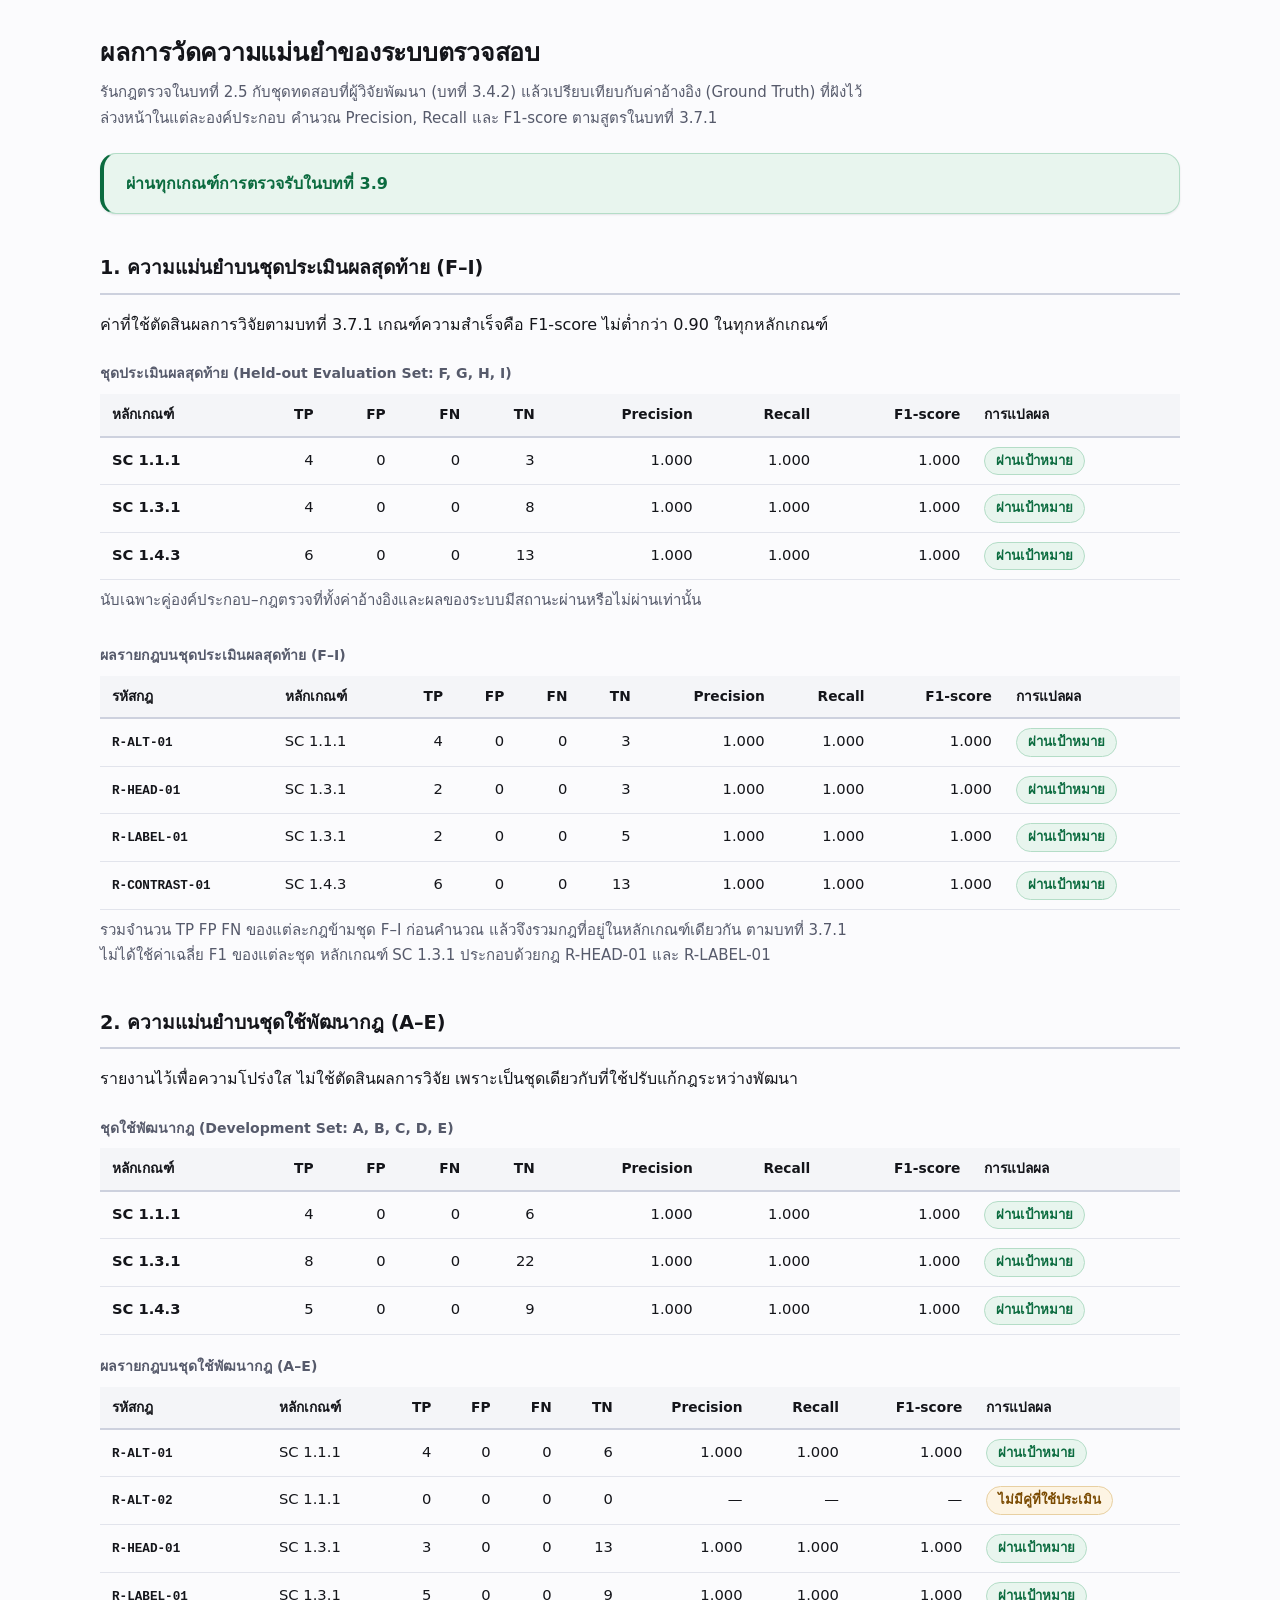
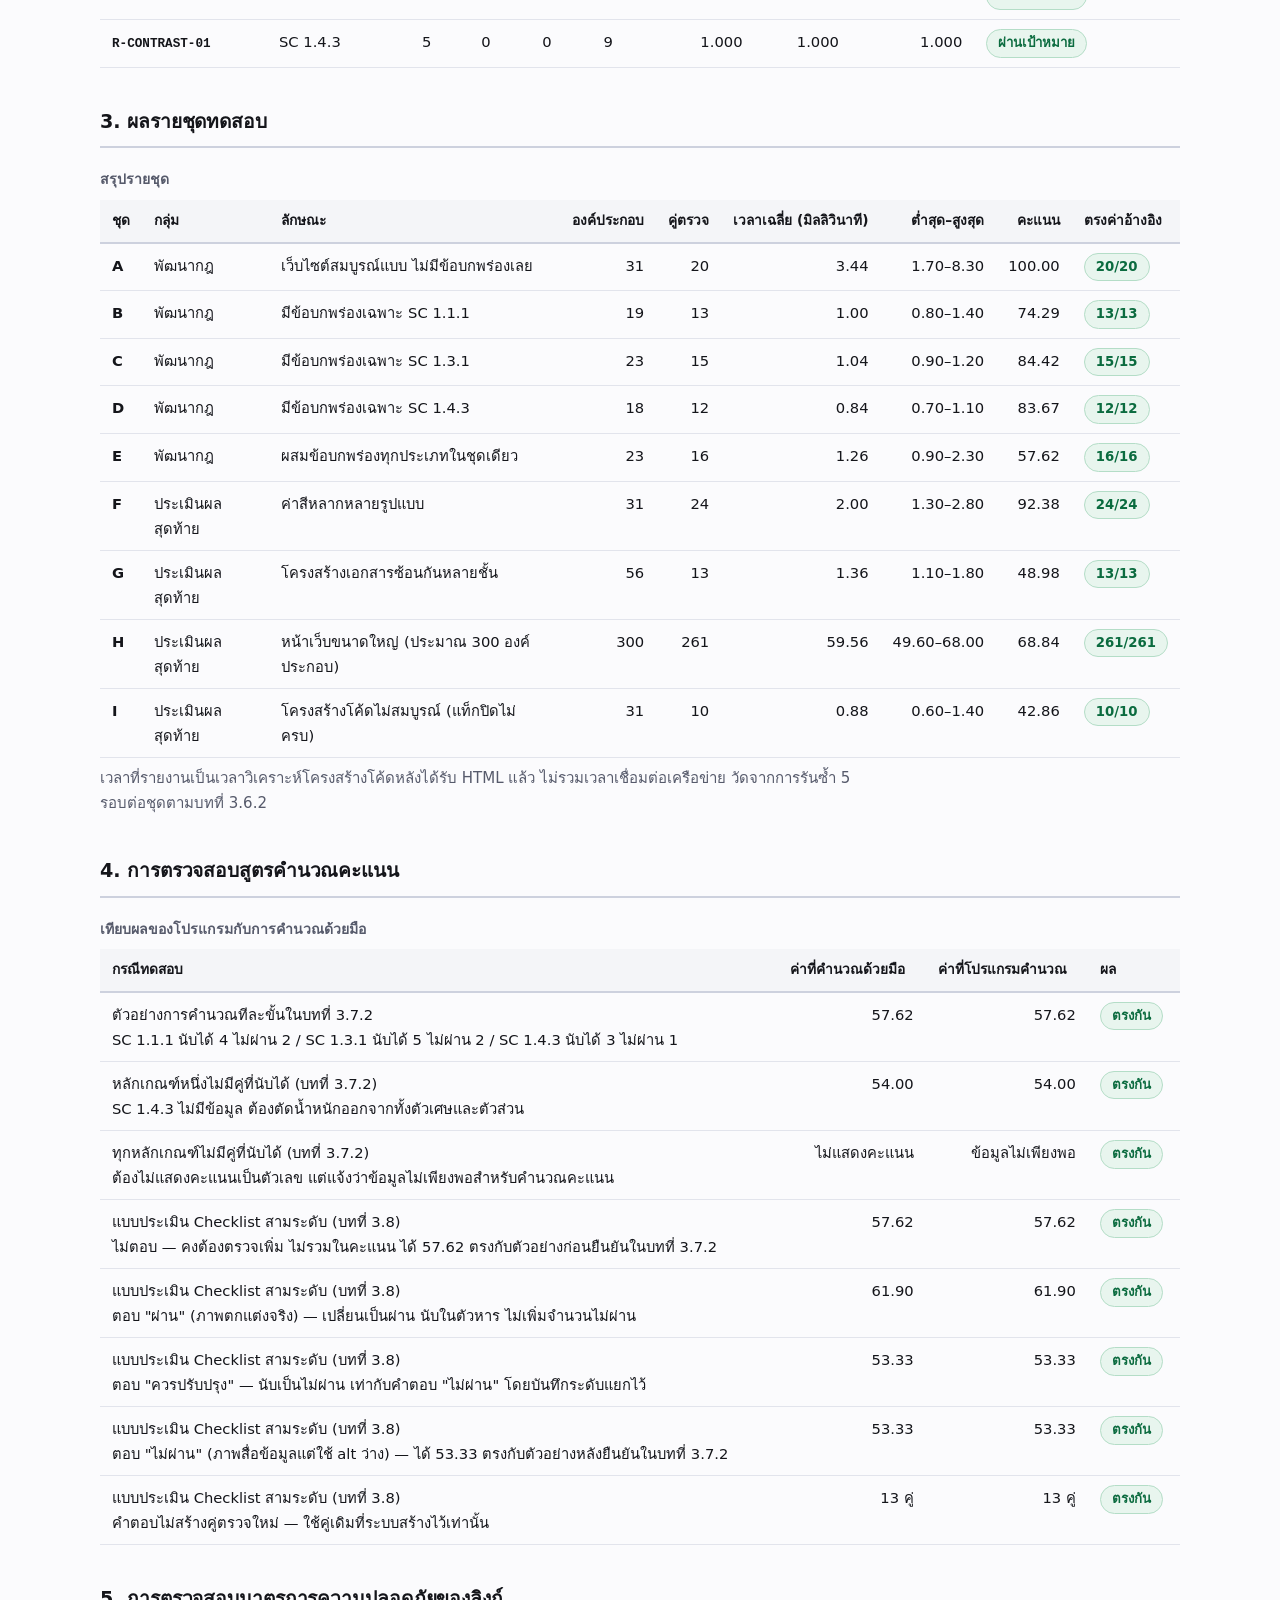
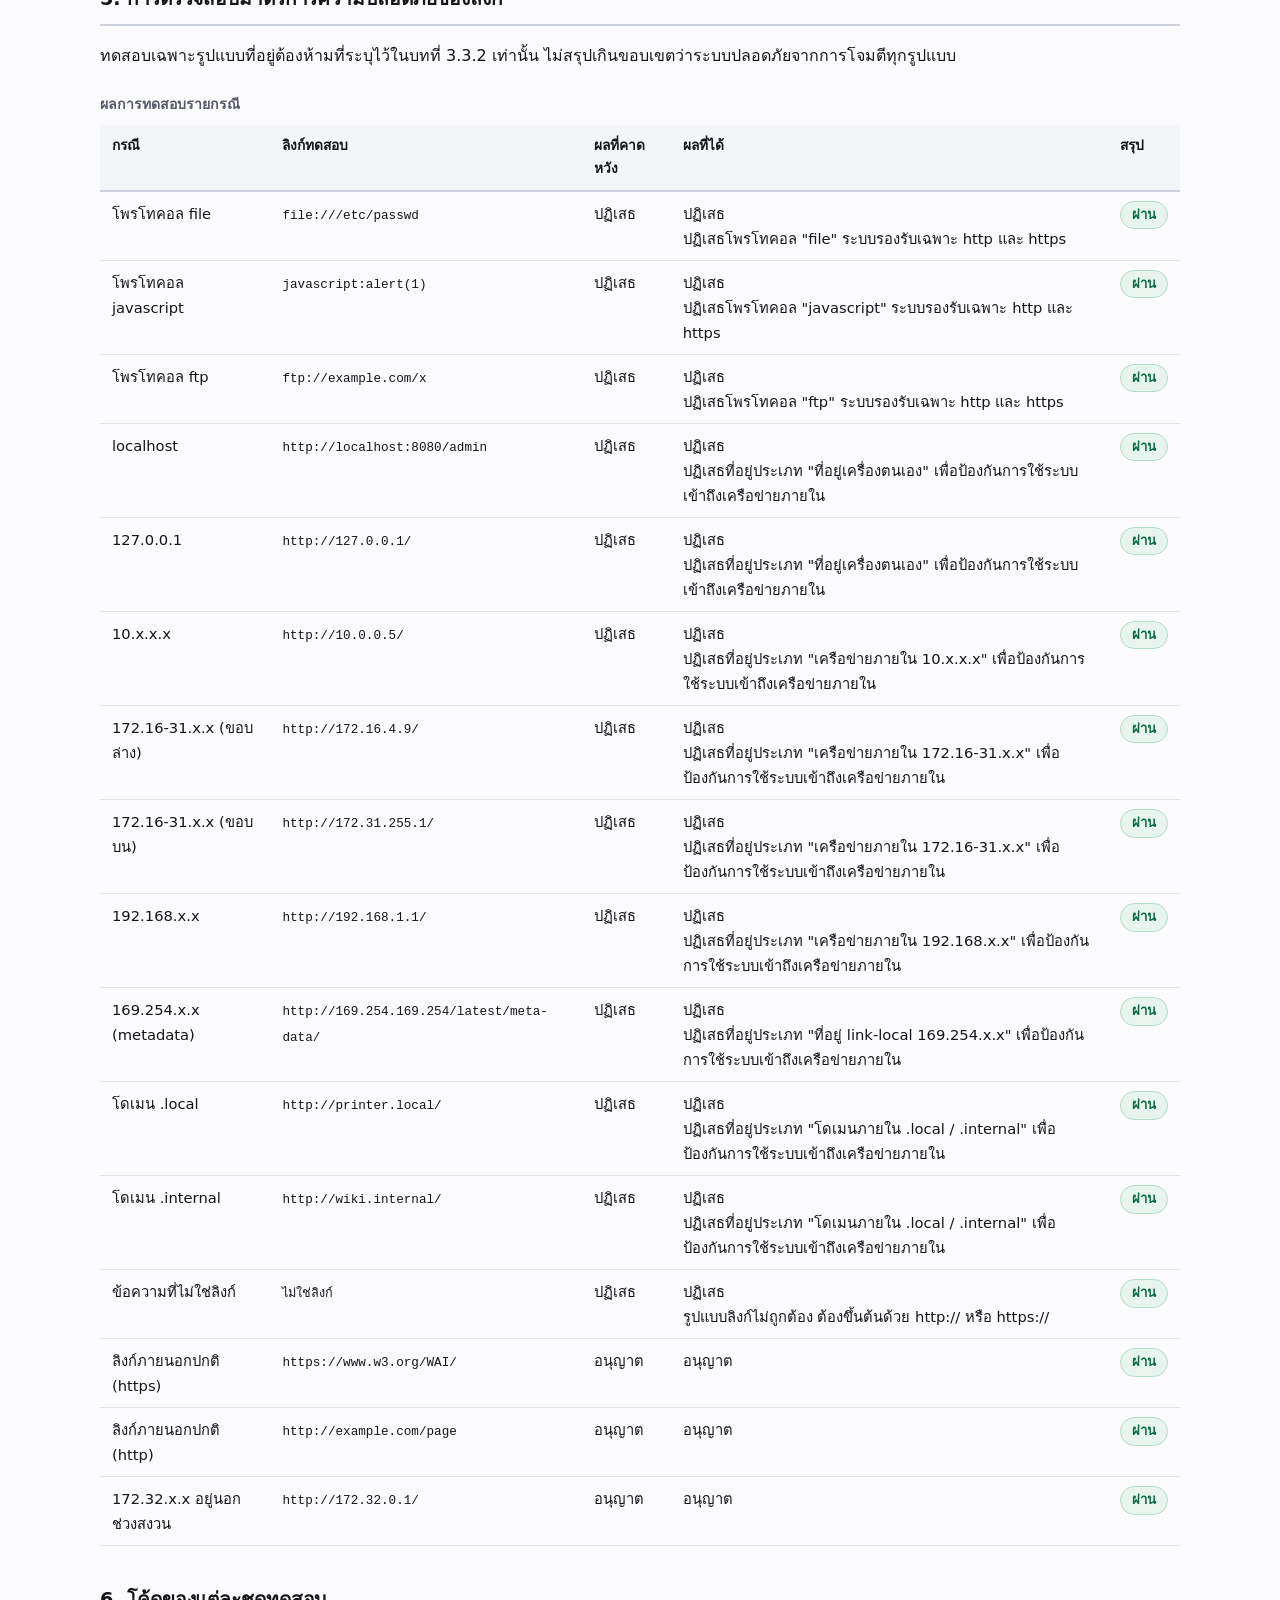
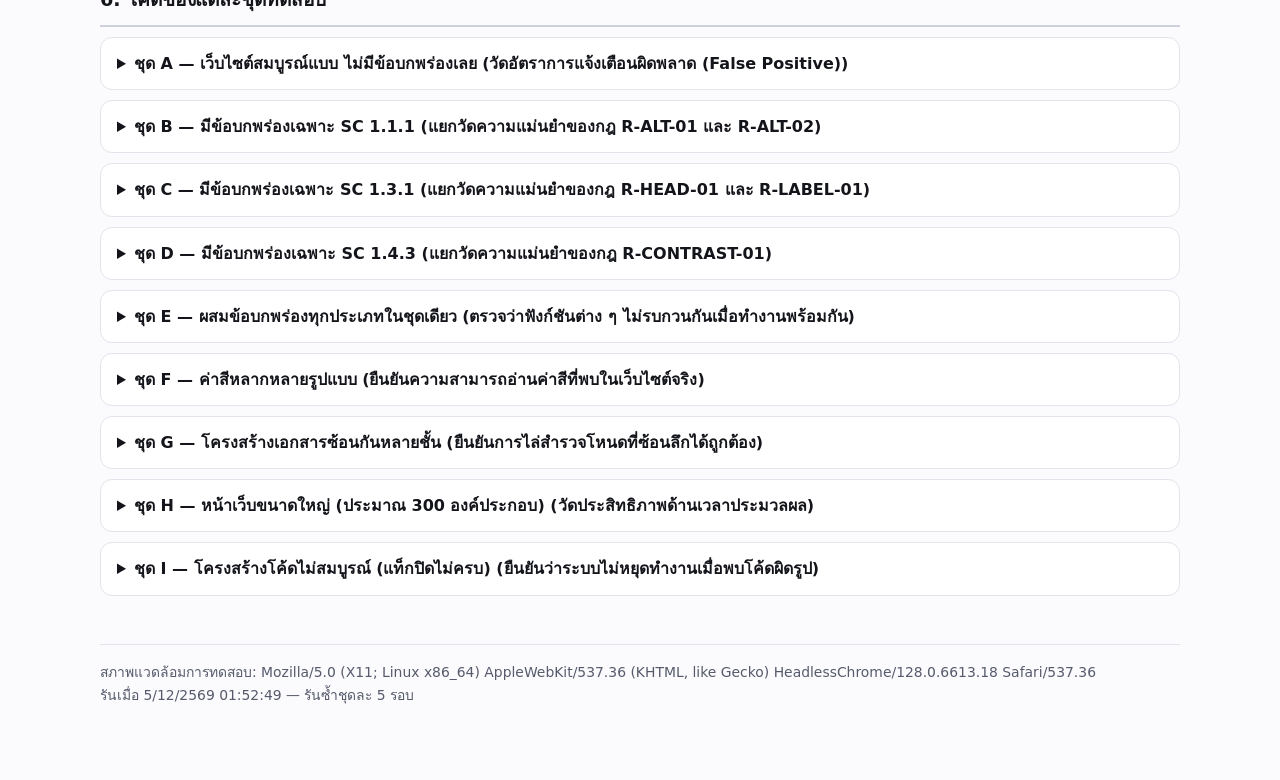
<file: wcag-checker/tests/runner.html>
<!DOCTYPE html>
<html lang="th">
<head>
<meta charset="utf-8">
<meta name="viewport" content="width=device-width, initial-scale=1">
<link rel="icon" href="data:image/svg+xml,%3Csvg xmlns=%22http://www.w3.org/2000/svg%22 viewBox=%220 0 48 48%22%3E%3Crect width=%2248%22 height=%2248%22 rx=%2211%22 fill=%22%232451b8%22/%3E%3Ccircle cx=%2224%22 cy=%2224%22 r=%2217%22 fill=%22none%22 stroke=%22%23ffffff%22 stroke-opacity=%22.34%22 stroke-width=%223%22/%3E%3Ccircle cx=%2224%22 cy=%2224%22 r=%2217%22 fill=%22none%22 stroke=%22%23a9c8ff%22 stroke-width=%223%22 stroke-linecap=%22round%22 stroke-dasharray=%2280 107%22 transform=%22rotate(-90 24 24)%22/%3E%3Ccircle cx=%2224%22 cy=%2215.4%22 r=%222.9%22 fill=%22%23ffffff%22/%3E%3Cpath d=%22M15.6 22H32.4%22 stroke=%22%23ffffff%22 stroke-width=%222.9%22 stroke-linecap=%22round%22/%3E%3Cpath d=%22M24 20v5.6m0 0-4 7m4-7 4 7%22 stroke=%22%23ffffff%22 stroke-width=%222.9%22 stroke-linecap=%22round%22 stroke-linejoin=%22round%22 fill=%22none%22/%3E%3C/svg%3E">
<title>ผลการวัดความแม่นยำของระบบตรวจสอบ — ชุดทดสอบที่ผู้วิจัยพัฒนา</title>
<style>
  :root {
    color-scheme: light dark;
    --bg:#fbfbfd; --surface:#ffffff; --surface-2:#f4f5f8; --surface-3:#eceef4;
    --border:#e2e4ec; --border-strong:#cdd1de;
    --ink:#14151a; --ink-2:#565a6b; --brand:#2451b8;
    --good:#0b6b3f; --good-bg:#e8f5ee; --good-border:#b4ddc7;
    --warn:#7a4a00; --warn-bg:#fdf4e3; --warn-border:#e8d0a2;
    --bad:#a3161d;  --bad-bg:#fceaea;  --bad-border:#eab8ba;
    --focus:#0b5fff;
    --shadow-sm:0 1px 2px rgba(16,20,40,.06), 0 1px 3px rgba(16,20,40,.04);
    --shadow-md:0 2px 4px rgba(16,20,40,.05), 0 8px 20px rgba(16,20,40,.07);
    --r-md:12px; --r-lg:16px;
  }
  @media (prefers-color-scheme: dark) {
    :root {
      --bg:#0f1117; --surface:#171922; --surface-2:#1d202b; --surface-3:#242835;
      --border:#2b2f3d; --border-strong:#3a4052;
      --ink:#eceef5; --ink-2:#a8adc0; --brand:#8ab0ff;
      --good:#6ee7a8; --good-bg:#12281d; --good-border:#245c3d;
      --warn:#f5c46b; --warn-bg:#2a2113; --warn-border:#5c4720;
      --bad:#ff9aa0;  --bad-bg:#2b1517;  --bad-border:#5f2b30;
      --focus:#7aa2ff;
      --shadow-sm:0 1px 2px rgba(0,0,0,.4);
      --shadow-md:0 2px 4px rgba(0,0,0,.35), 0 8px 20px rgba(0,0,0,.4);
    }
  }
  * { box-sizing:border-box; }
  @media (prefers-reduced-motion:reduce) { *,*::before,*::after { transition-duration:.01ms !important; } }
  body {
    margin:0; padding:32px 24px 72px; background:var(--bg); color:var(--ink);
    font-family:"Sarabun","Noto Sans Thai",system-ui,-apple-system,"Segoe UI",sans-serif;
    line-height:1.7; font-size:16px; -webkit-font-smoothing:antialiased;
  }
  main { max-width:1080px; margin:0 auto; }
  h1 { font-size:1.55rem; margin:0 0 6px; letter-spacing:-.01em; }
  h2 { font-size:1.2rem; margin:38px 0 10px; padding-bottom:8px; border-bottom:2px solid var(--border-strong); letter-spacing:-.005em; }
  h3 { font-size:1.02rem; margin:22px 0 8px; }
  p.sub { color:var(--ink-2); margin:0 0 22px; font-size:.94rem; max-width:80ch; }
  a { color:var(--brand); text-underline-offset:3px; }
  :focus-visible { outline:3px solid var(--focus); outline-offset:3px; border-radius:6px; }

  table { border-collapse:collapse; width:100%; margin:12px 0 8px; font-size:.92rem; }
  caption { text-align:left; font-weight:700; padding:8px 0; color:var(--ink-2); font-size:.88rem; }
  th, td { border-bottom:1px solid var(--border); padding:9px 12px; text-align:left; vertical-align:top; }
  thead th { background:var(--surface-2); border-bottom:2px solid var(--border-strong); font-size:.86rem; }
  tbody tr:hover { background:var(--surface-2); }
  td.num, th.num { text-align:right; font-variant-numeric:tabular-nums; white-space:nowrap; }
  .table-wrap { overflow-x:auto; border:1px solid var(--border); border-radius:var(--r-md); background:var(--surface); }
  .table-wrap table { margin:0; }
  .table-wrap th:first-child, .table-wrap td:first-child { padding-left:16px; }

  .tag { display:inline-block; padding:2px 11px; border-radius:999px; font-size:.83rem; font-weight:700; border:1px solid; }
  .tag.good { color:var(--good); background:var(--good-bg); border-color:var(--good-border); }
  .tag.bad  { color:var(--bad);  background:var(--bad-bg);  border-color:var(--bad-border); }
  .tag.warn { color:var(--warn); background:var(--warn-bg); border-color:var(--warn-border); }

  .banner {
    padding:16px 22px; border-radius:var(--r-lg); border:1px solid; border-left-width:4px;
    margin:20px 0; font-weight:700; box-shadow:var(--shadow-sm);
  }
  .banner.good { color:var(--good); background:var(--good-bg); border-color:var(--good-border); border-left-color:var(--good); }
  .banner.bad  { color:var(--bad);  background:var(--bad-bg);  border-color:var(--bad-border);  border-left-color:var(--bad); }

  details { margin:10px 0; border:1px solid var(--border); border-radius:var(--r-md); padding:12px 16px; background:var(--surface); }
  details[open] { box-shadow:var(--shadow-sm); }
  summary { cursor:pointer; font-weight:700; }
  summary:hover { color:var(--brand); }
  pre { overflow-x:auto; background:var(--surface-2); border:1px solid var(--border); padding:12px; border-radius:var(--r-md);
        font-size:.82rem; line-height:1.6; font-family:ui-monospace,SFMono-Regular,Menlo,Consolas,monospace; }
  code { font-family:ui-monospace,SFMono-Regular,Menlo,Consolas,monospace; font-size:.86em; }
  footer { margin-top:48px; color:var(--ink-2); font-size:.87rem; border-top:1px solid var(--border); padding-top:16px; }
  ul { margin:8px 0 8px 20px; padding:0; } li + li { margin-top:4px; }
  @media (max-width:560px) { body { padding:24px 16px 56px; } }
</style>
</head>
<body>
<main>
  <h1>ผลการวัดความแม่นยำของระบบตรวจสอบ</h1>
  <p class="sub">
    รันกฎตรวจในบทที่ 2.5 กับชุดทดสอบที่ผู้วิจัยพัฒนา (บทที่ 3.4.2) แล้วเปรียบเทียบกับค่าอ้างอิง (Ground Truth)
    ที่ฝังไว้ล่วงหน้าในแต่ละองค์ประกอบ คำนวณ Precision, Recall และ F1-score ตามสูตรในบทที่ 3.7.1
  </p>
  <div id="output" role="status">กำลังรัน…</div>
</main>

<script src="../analyzer.js"></script>
<script src="./suites.js"></script>
<script>
(function () {
  'use strict';
  var A = window.WcagAnalyzer, T = window.WcagTestSuites;
  var S = A.STATUS;
  var REPEATS = 5;           /* จำนวนรอบที่รันซ้ำเพื่อยืนยันผลคงที่ (บทที่ 3.6.2) */
  var TARGET_F1 = 0.90;      /* เกณฑ์ความสำเร็จด้านความถูกต้อง (บทที่ 3.9) */

  function esc(s) { return A.escapeHtml(s); }
  function fmt(n, d) { return (n === null || n === undefined || isNaN(n)) ? '—' : Number(n).toFixed(d === undefined ? 3 : d); }

  /* ---------- ตรวจหนึ่งชุดทดสอบ ---------- */
  function runSuite(suite) {
    var timings = [];
    var result = null;
    for (var r = 0; r < REPEATS; r++) {
      var t0 = performance.now();
      result = A.analyze(suite.html, { source: 'test:' + suite.id });
      timings.push(performance.now() - t0);
    }

    var doc = A.parseHtml(suite.html);
    var annotated = doc.querySelectorAll('[data-gt]');

    /* ค่าอ้างอิงต่อองค์ประกอบ (อ้างอิงด้วยลำดับใน document เพื่อจับคู่กับ el ของแต่ละ pair) */
    var perCriterion = {};
    A.CRITERIA_ORDER.forEach(function (sc) {
      perCriterion[sc] = { sc: sc, tp: 0, fp: 0, fn: 0, tn: 0, strictMatch: 0, strictTotal: 0 };
    });
    /* ตัวนับรายกฎตามข้อ 5.3 ของเอกสารข้อแก้ไขครั้งที่ 3
       ต้องรวมยอดรายกฎก่อน แล้วจึงรวมกฎที่อยู่ในหลักเกณฑ์เดียวกัน ไม่ใช้ค่าเฉลี่ย F1 รายชุด */
    var perRule = {};
    var problems = [];
    var seenElements = new Set();

    result.pairs.forEach(function (pair) {
      if (!pair.el) return;                       /* คู่จากแบบประเมิน Checklist ไม่มีองค์ประกอบ */
      var gtAttr = pair.el.getAttribute('data-gt');
      var gtMap = T.parseGroundTruth(gtAttr);
      var expected = Object.prototype.hasOwnProperty.call(gtMap, pair.ruleId) ? gtMap[pair.ruleId] : gtMap['*'];
      seenElements.add(pair.el);

      if (!expected) {
        problems.push({ kind: 'ไม่มีค่าอ้างอิง', detail: pair.ruleId + ' บน ' + pair.path + ' — ' + esc(pair.snippet) });
        return;
      }

      var c = perCriterion[pair.sc];
      if (!perRule[pair.ruleId]) {
        perRule[pair.ruleId] = { ruleId: pair.ruleId, sc: pair.sc, tp: 0, fp: 0, fn: 0, tn: 0,
                                 strictMatch: 0, strictTotal: 0 };
      }
      var rc = perRule[pair.ruleId];
      rc.strictTotal++;
      if (expected === pair.status) rc.strictMatch++;
      c.strictTotal++;
      if (expected === pair.status) c.strictMatch++;
      else problems.push({
        kind: 'สถานะไม่ตรงค่าอ้างอิง',
        detail: pair.ruleId + ' บน ' + pair.path + ' — คาดว่า "' + expected + '" แต่ระบบให้ "' + pair.status + '" (' + esc(pair.snippet) + ')'
      });

      /* นับ TP/FP/FN เฉพาะคู่ที่ทั้งค่าอ้างอิงและผลระบบเป็นผ่านหรือไม่ผ่าน (บทที่ 3.6.2) */
      var countable = (expected === S.PASS || expected === S.FAIL) && (pair.status === S.PASS || pair.status === S.FAIL);
      if (!countable) return;
      if (expected === S.FAIL && pair.status === S.FAIL) { c.tp++; rc.tp++; }
      else if (expected === S.PASS && pair.status === S.FAIL) { c.fp++; rc.fp++; }
      else if (expected === S.FAIL && pair.status === S.PASS) { c.fn++; rc.fn++; }
      else { c.tn++; rc.tn++; }
    });

    /* องค์ประกอบที่มีค่าอ้างอิงแต่ระบบไม่สร้างคู่ตรวจให้เลย */
    for (var i = 0; i < annotated.length; i++) {
      var el = annotated[i];
      var map = T.parseGroundTruth(el.getAttribute('data-gt'));
      if (Object.keys(map).length === 0) continue;   /* ประกาศไว้ว่าไม่ควรเกิดคู่ตรวจ */
      var matched = false;
      result.pairs.forEach(function (p) {
        if (p.el && p.el.isEqualNode && p.el.getAttribute('data-gt') === el.getAttribute('data-gt')) matched = true;
      });
      if (!matched) {
        problems.push({ kind: 'ระบบไม่สร้างคู่ตรวจ', detail: esc(el.outerHTML.slice(0, 120)) });
      }
    }

    var avg = timings.reduce(function (a, b) { return a + b; }, 0) / timings.length;
    return {
      suite: suite,
      result: result,
      perCriterion: perCriterion,
      perRule: perRule,
      problems: problems,
      elementCount: result.elementCount,
      pairCount: result.pairs.length,
      timeAvg: avg,
      timeMin: Math.min.apply(null, timings),
      timeMax: Math.max.apply(null, timings)
    };
  }

  function prf(c) {
    var precision = (c.tp + c.fp) === 0 ? null : c.tp / (c.tp + c.fp);
    var recall = (c.tp + c.fn) === 0 ? null : c.tp / (c.tp + c.fn);
    /* คำนวณ F1 จาก TP FP FN โดยตรงตามบทที่ 3.7.1 ไม่คำนวณผ่าน Precision และ Recall
       เพราะกรณีที่ระบบตรวจผิดทั้งหมด (เช่น TP=0 FP=2 FN=3) ต้องรายงานว่า F1 = 0
       ซึ่งเป็นผลตรวจที่ไม่สำเร็จ ไม่ใช่ "ไม่มีข้อมูล"
       F1 ไม่กำหนด (N/A) เฉพาะเมื่อ TP FP และ FN เป็นศูนย์ทั้งหมด คือไม่มีคู่ที่ใช้ประเมิน */
    var f1Denominator = 2 * c.tp + c.fp + c.fn;
    var f1 = f1Denominator === 0 ? null : (2 * c.tp) / f1Denominator;
    return { precision: precision, recall: recall, f1: f1 };
  }

  function aggregate(runs) {
    var totals = {};
    A.CRITERIA_ORDER.forEach(function (sc) { totals[sc] = { sc: sc, tp: 0, fp: 0, fn: 0, tn: 0, strictMatch: 0, strictTotal: 0 }; });
    runs.forEach(function (run) {
      A.CRITERIA_ORDER.forEach(function (sc) {
        var s = run.perCriterion[sc], t = totals[sc];
        t.tp += s.tp; t.fp += s.fp; t.fn += s.fn; t.tn += s.tn;
        t.strictMatch += s.strictMatch; t.strictTotal += s.strictTotal;
      });
    });
    A.CRITERIA_ORDER.forEach(function (sc) { Object.assign(totals[sc], prf(totals[sc])); });
    return totals;
  }

  /** รวมยอดรายกฎข้ามชุดทดสอบ ตามข้อ 5.3 ของเอกสารข้อแก้ไขครั้งที่ 3 */
  function aggregateByRule(runs) {
    var totals = {};
    runs.forEach(function (run) {
      Object.keys(run.perRule).forEach(function (id) {
        var s = run.perRule[id];
        if (!totals[id]) {
          totals[id] = { ruleId: id, sc: s.sc, tp: 0, fp: 0, fn: 0, tn: 0, strictMatch: 0, strictTotal: 0 };
        }
        var t = totals[id];
        t.tp += s.tp; t.fp += s.fp; t.fn += s.fn; t.tn += s.tn;
        t.strictMatch += s.strictMatch; t.strictTotal += s.strictTotal;
      });
    });
    Object.keys(totals).forEach(function (id) { Object.assign(totals[id], prf(totals[id])); });
    /* เรียงตามหลักเกณฑ์ก่อน แล้วจึงตามรหัสกฎ เพื่อให้ตารางอ่านคู่กับตารางรายหลักเกณฑ์ได้ */
    return Object.keys(totals).sort(function (a, b) {
      var d = A.CRITERIA_ORDER.indexOf(totals[a].sc) - A.CRITERIA_ORDER.indexOf(totals[b].sc);
      return d !== 0 ? d : (a < b ? -1 : 1);
    }).map(function (id) { return totals[id]; });
  }

  /* ---------- ตรวจสอบสูตรคะแนนกับตัวอย่างการคำนวณในบทที่ 3.7.2 ---------- */
  function verifyScoringExample() {
    var byCriterion = {
      'SC 1.1.1': { weight: 3, counted: 4, fail: 2, failureRate: 2 / 4 },
      'SC 1.3.1': { weight: 2, counted: 5, fail: 2, failureRate: 2 / 5 },
      'SC 1.4.3': { weight: 2, counted: 3, fail: 1, failureRate: 1 / 3 }
    };
    var out = A.computeScore(byCriterion);
    return { expected: 57.62, actual: out.score, ok: Math.abs(out.score - 57.62) < 0.01, detail: out };
  }

  /* ---------- ตรวจสอบตัวหารเป็นศูนย์ (บทที่ 3.7.2) ---------- */
  /* ทุกหลักเกณฑ์ไม่มีคู่ที่นับได้ ต้องไม่แสดงคะแนนเป็นตัวเลข แต่แจ้งว่าข้อมูลไม่เพียงพอ */
  function verifyZeroDenominator() {
    var res = A.analyze('<!DOCTYPE html><html><body><p>ไม่มีองค์ประกอบที่ตรวจได้เลย</p></body></html>');
    return { score: res.score, band: res.interpretation.band,
      ok: res.score === null && res.scoring.insufficient === true && res.interpretation.band === 'ข้อมูลไม่เพียงพอ',
      counted: A.CRITERIA_ORDER.map(function (sc) { return res.byCriterion[sc].counted; }) };
  }

  /* หลักเกณฑ์ที่ไม่มีคู่ที่นับได้ต้องถูกตัดน้ำหนักออกจากทั้งตัวเศษและตัวส่วน (บทที่ 3.7.2)
     SC 1.1.1 นับได้ 4 ไม่ผ่าน 2 / SC 1.3.1 นับได้ 5 ไม่ผ่าน 2 / SC 1.4.3 ไม่มีข้อมูล
     100 × [1 − (3 × 2/4 + 2 × 2/5) ÷ (3 + 2)] = 54.00
     ถ้ากำหนด FailureRate ของ SC 1.4.3 เป็นศูนย์แบบเดิม จะได้ 67.14 ซึ่งสูงเกินจริง */
  function verifyWeightExclusion() {
    var byCriterion = {
      'SC 1.1.1': { weight: 3, counted: 4, fail: 2, failureRate: 2 / 4 },
      'SC 1.3.1': { weight: 2, counted: 5, fail: 2, failureRate: 2 / 5 },
      'SC 1.4.3': { weight: 2, counted: 0, fail: 0, failureRate: null }
    };
    var out = A.computeScore(byCriterion);
    return { expected: 54.00, actual: out.score, ok: out.score === 54 && out.weightTotal === 5, detail: out };
  }

  /* ---------- ตรวจสอบแบบประเมิน Checklist สามระดับ (บทที่ 3.8 และ 3.6.1) ----------
     ใช้ภาพที่ตั้ง alt เป็นค่าว่าง ซึ่งกฎ R-ALT-02 ให้สถานะ "ต้องตรวจเพิ่ม" ไว้
     แล้วตรวจว่าคำตอบแต่ละระดับเปลี่ยนสถานะและตัวหารของคะแนนอย่างไร        */
  function verifyChecklistLevels() {
    /* สร้างโค้ดที่ให้จำนวนคู่ตรงกับตัวอย่างคำนวณในบทที่ 3.7.2 ทุกตัว
       SC 1.1.1 ภาพมี alt 2 ภาพ ไม่มี alt 2 ภาพ และภาพ alt ว่าง 1 ภาพ (ต้องตรวจเพิ่ม)
       SC 1.3.1 ช่องกรอกมีป้ายกำกับ 3 ช่อง ไม่มี 2 ช่อง
       SC 1.4.3 คู่สีผ่าน 2 คู่ ไม่ผ่าน 1 คู่ */
    var html = '<!DOCTYPE html><html><body>' +
      '<img src="a.png" alt="โลโก้"><img src="b.png" alt="แผนที่"><img src="c.png"><img src="d.png">' +
      '<img src="e.png" alt="">' +
      '<input aria-label="ชื่อ"><input aria-label="อีเมล"><input aria-label="โทรศัพท์"><input><input>' +
      '<p style="color:#000000;background-color:#ffffff">ก</p><p style="color:#ffffff;background-color:#2451b8">ข</p>' +
      '<p style="color:#cccccc;background-color:#ffffff">ค</p>' +
      '</body></html>';
    var base = A.analyze(html);

    function run(answer) {
      var pairs = A.applyChecklist(base.pairs, answer ? { 'CL-1.1.1': answer } : {});
      var byCriterion = A.summarise(pairs);
      var c = byCriterion['SC 1.1.1'];
      return { counted: c.counted, pass: c.pass, fail: c.fail, needsReview: c.needsReview,
               score: A.computeScore(byCriterion).score };
    }

    /* ยืนยันว่าคำตอบไม่ทำให้จำนวนคู่ตรวจเพิ่มขึ้น ตามข้อ 3.3 ที่ห้ามสร้างคู่ใหม่ */
    var pairCountBefore = base.pairs.length;
    var pairCountAfter = A.applyChecklist(base.pairs, { 'CL-1.1.1': A.CHECKLIST_LEVELS.FAIL }).length;

    var skip = run(null);
    var pass = run(A.CHECKLIST_LEVELS.PASS);
    var improve = run(A.CHECKLIST_LEVELS.IMPROVE);
    var fail = run(A.CHECKLIST_LEVELS.FAIL);

    /* ผลที่คาดหวังตามบทที่ 3.7.2 และ 3.8
       ไม่ตอบ   = 57.62 (ตัวอย่างก่อนยืนยัน)
       ผ่าน     = 100 × [1 − (3 × 2/5 + 2 × 2/5 + 2 × 1/3) ÷ 7] = 61.90
       ไม่ผ่าน  = 53.33 (ตัวอย่างหลังยืนยัน) และควรปรับปรุงต้องเท่ากับไม่ผ่าน */
    var cases = [
      { label: 'ไม่ตอบ — คงต้องตรวจเพิ่ม ไม่รวมในคะแนน ได้ 57.62 ตรงกับตัวอย่างก่อนยืนยันในบทที่ 3.7.2',
        expect: '57.62', got: skip, ok: skip.counted === 4 && skip.needsReview === 1 && skip.score === 57.62 },
      { label: 'ตอบ "ผ่าน" (ภาพตกแต่งจริง) — เปลี่ยนเป็นผ่าน นับในตัวหาร ไม่เพิ่มจำนวนไม่ผ่าน',
        expect: '61.90', got: pass, ok: pass.counted === 5 && pass.fail === 2 && pass.score === 61.9 },
      { label: 'ตอบ "ควรปรับปรุง" — นับเป็นไม่ผ่าน เท่ากับคำตอบ "ไม่ผ่าน" โดยบันทึกระดับแยกไว้',
        expect: '53.33', got: improve, ok: improve.counted === 5 && improve.fail === 3 && improve.score === fail.score },
      { label: 'ตอบ "ไม่ผ่าน" (ภาพสื่อข้อมูลแต่ใช้ alt ว่าง) — ได้ 53.33 ตรงกับตัวอย่างหลังยืนยันในบทที่ 3.7.2',
        expect: '53.33', got: fail, ok: fail.counted === 5 && fail.fail === 3 && fail.score === 53.33 }
    ];
    cases.push({
      label: 'คำตอบไม่สร้างคู่ตรวจใหม่ — ใช้คู่เดิมที่ระบบสร้างไว้เท่านั้น',
      expect: String(pairCountBefore) + ' คู่', got: { counted: pairCountAfter, score: null, pairs: pairCountAfter },
      ok: pairCountAfter === pairCountBefore
    });
    return { cases: cases, ok: cases.every(function (c) { return c.ok; }) };
  }

  /* ---------- ตรวจสอบมาตรการความปลอดภัยของลิงก์ (บทที่ 3.3.2) ---------- */
  function verifyUrlSecurity() {
    var cases = [
      { url: 'file:///etc/passwd', expect: 'reject', label: 'โพรโทคอล file' },
      { url: 'javascript:alert(1)', expect: 'reject', label: 'โพรโทคอล javascript' },
      { url: 'ftp://example.com/x', expect: 'reject', label: 'โพรโทคอล ftp' },
      { url: 'http://localhost:8080/admin', expect: 'reject', label: 'localhost' },
      { url: 'http://127.0.0.1/', expect: 'reject', label: '127.0.0.1' },
      { url: 'http://10.0.0.5/', expect: 'reject', label: '10.x.x.x' },
      { url: 'http://172.16.4.9/', expect: 'reject', label: '172.16-31.x.x (ขอบล่าง)' },
      { url: 'http://172.31.255.1/', expect: 'reject', label: '172.16-31.x.x (ขอบบน)' },
      { url: 'http://192.168.1.1/', expect: 'reject', label: '192.168.x.x' },
      { url: 'http://169.254.169.254/latest/meta-data/', expect: 'reject', label: '169.254.x.x (metadata)' },
      { url: 'http://printer.local/', expect: 'reject', label: 'โดเมน .local' },
      { url: 'http://wiki.internal/', expect: 'reject', label: 'โดเมน .internal' },
      { url: 'ไม่ใช่ลิงก์', expect: 'reject', label: 'ข้อความที่ไม่ใช่ลิงก์' },
      { url: 'https://www.w3.org/WAI/', expect: 'accept', label: 'ลิงก์ภายนอกปกติ (https)' },
      { url: 'http://example.com/page', expect: 'accept', label: 'ลิงก์ภายนอกปกติ (http)' },
      { url: 'http://172.32.0.1/', expect: 'accept', label: '172.32.x.x อยู่นอกช่วงสงวน' }
    ];
    return cases.map(function (c) {
      var v = A.validateTargetUrl(c.url);
      var actual = v.ok ? 'accept' : 'reject';
      return { url: c.url, label: c.label, expect: c.expect, actual: actual, ok: actual === c.expect, reason: v.reason || '' };
    });
  }

  /* ---------- แสดงผล ---------- */
  function render() {
    var runs = T.SUITES.map(runSuite);
    var dev = runs.filter(function (r) { return r.suite.group === 'development'; });
    /* ชุด H ใช้วัดเวลาประมวลผลเท่านั้น ไม่นำมาคิดค่าความแม่นยำ ตามที่บทที่ 3.7.1 กำหนดไว้
       (300 องค์ประกอบของชุด H เป็นโครงสร้างซ้ำ ๆ ถ้านับรวมจะกลบสัดส่วนของชุด F G และ I จนผลดูดีเกินจริง)
       ชุด H ยังคงปรากฏในตารางผลรายชุดและในการวัดเวลาตามเดิม */
    var hold = runs.filter(function (r) {
      return r.suite.group === 'holdout' && r.suite.accuracy !== false;
    });
    var devTotals = aggregate(dev), holdTotals = aggregate(hold);
    var holdByRule = aggregateByRule(hold), devByRule = aggregateByRule(dev);

    var scoringCheck = verifyScoringExample();
    var zeroCheck = verifyZeroDenominator();
    var weightCheck = verifyWeightExclusion();
    var security = verifyUrlSecurity();
    var checklistCheck = verifyChecklistLevels();

    var allProblems = runs.reduce(function (n, r) { return n + r.problems.length; }, 0);
    var holdF1 = A.CRITERIA_ORDER.map(function (sc) { return holdTotals[sc].f1; });
    var holdMeetsTarget = holdF1.every(function (f) { return f !== null && f >= TARGET_F1; });
    var securityOk = security.every(function (c) { return c.ok; });
    var overallOk = allProblems === 0 && holdMeetsTarget && scoringCheck.ok && zeroCheck.ok && weightCheck.ok &&
      securityOk && checklistCheck.ok;

    var h = [];
    h.push('<div class="banner ' + (overallOk ? 'good' : 'bad') + '">' +
      (overallOk ? 'ผ่านทุกเกณฑ์การตรวจรับในบทที่ 3.9' : 'ยังไม่ผ่านเกณฑ์การตรวจรับ — ดูรายละเอียดด้านล่าง') + '</div>');

    function prfTable(title, totals, note) {
      var rows = A.CRITERIA_ORDER.map(function (sc) {
        var c = totals[sc];
        var meets = c.f1 !== null && c.f1 >= TARGET_F1;
        return '<tr><th scope="row">' + sc + '</th>' +
          '<td class="num">' + c.tp + '</td><td class="num">' + c.fp + '</td><td class="num">' + c.fn + '</td><td class="num">' + c.tn + '</td>' +
          '<td class="num">' + fmt(c.precision) + '</td><td class="num">' + fmt(c.recall) + '</td>' +
          '<td class="num">' + fmt(c.f1) + '</td>' +
          '<td><span class="tag ' + (meets ? 'good' : 'bad') + '">' + (meets ? 'ผ่านเป้าหมาย' : 'ยังไม่ถึงเป้าหมาย') + '</span></td></tr>';
      }).join('');
      return '<table><caption>' + title + '</caption>' +
        '<thead><tr><th scope="col">หลักเกณฑ์</th><th scope="col" class="num">TP</th><th scope="col" class="num">FP</th>' +
        '<th scope="col" class="num">FN</th><th scope="col" class="num">TN</th><th scope="col" class="num">Precision</th>' +
        '<th scope="col" class="num">Recall</th><th scope="col" class="num">F1-score</th><th scope="col">การแปลผล</th></tr></thead>' +
        '<tbody>' + rows + '</tbody></table>' + (note ? '<p class="sub">' + note + '</p>' : '');
    }

    h.push('<h2>1. ความแม่นยำบนชุดประเมินผลสุดท้าย (F–I)</h2>');
    h.push('<p>ค่าที่ใช้ตัดสินผลการวิจัยตามบทที่ 3.7.1 เกณฑ์ความสำเร็จคือ F1-score ไม่ต่ำกว่า ' + TARGET_F1.toFixed(2) + ' ในทุกหลักเกณฑ์</p>');
    h.push(prfTable('ชุดประเมินผลสุดท้าย (Held-out Evaluation Set: F, G, H, I)', holdTotals,
      'นับเฉพาะคู่องค์ประกอบ–กฎตรวจที่ทั้งค่าอ้างอิงและผลของระบบมีสถานะผ่านหรือไม่ผ่านเท่านั้น'));

    function ruleTable(title, rows, note) {
      var body = rows.map(function (c) {
        /* แยก "ไม่มีคู่ที่ใช้ประเมิน" ออกจาก "ยังไม่ถึงเป้าหมาย" ตามข้อ 5.2
           ที่ห้ามตีความ N/A ว่าผ่านเกณฑ์ และไม่ควรรายงานว่าไม่ผ่านทั้งที่ยังไม่ได้ประเมิน */
        var verdict = c.f1 === null
          ? { cls: 'warn', text: 'ไม่มีคู่ที่ใช้ประเมิน' }
          : c.f1 >= TARGET_F1
            ? { cls: 'good', text: 'ผ่านเป้าหมาย' }
            : { cls: 'bad', text: 'ยังไม่ถึงเป้าหมาย' };
        return '<tr><th scope="row"><code>' + c.ruleId + '</code></th><td>' + c.sc + '</td>' +
          '<td class="num">' + c.tp + '</td><td class="num">' + c.fp + '</td><td class="num">' + c.fn + '</td><td class="num">' + c.tn + '</td>' +
          '<td class="num">' + fmt(c.precision) + '</td><td class="num">' + fmt(c.recall) + '</td>' +
          '<td class="num">' + fmt(c.f1) + '</td>' +
          '<td><span class="tag ' + verdict.cls + '">' + verdict.text + '</span></td></tr>';
      }).join('');
      return '<table><caption>' + title + '</caption>' +
        '<thead><tr><th scope="col">รหัสกฎ</th><th scope="col">หลักเกณฑ์</th>' +
        '<th scope="col" class="num">TP</th><th scope="col" class="num">FP</th>' +
        '<th scope="col" class="num">FN</th><th scope="col" class="num">TN</th><th scope="col" class="num">Precision</th>' +
        '<th scope="col" class="num">Recall</th><th scope="col" class="num">F1-score</th><th scope="col">การแปลผล</th></tr></thead>' +
        '<tbody>' + body + '</tbody></table>' + (note ? '<p class="sub">' + note + '</p>' : '');
    }

    h.push(ruleTable('ผลรายกฎบนชุดประเมินผลสุดท้าย (F–I)', holdByRule,
      'รวมจำนวน TP FP FN ของแต่ละกฎข้ามชุด F–I ก่อนคำนวณ แล้วจึงรวมกฎที่อยู่ในหลักเกณฑ์เดียวกัน ' +
      'ตามบทที่ 3.7.1 ไม่ได้ใช้ค่าเฉลี่ย F1 ของแต่ละชุด หลักเกณฑ์ SC 1.3.1 ประกอบด้วยกฎ R-HEAD-01 และ R-LABEL-01'));

    h.push('<h2>2. ความแม่นยำบนชุดใช้พัฒนากฎ (A–E)</h2>');
    h.push('<p>รายงานไว้เพื่อความโปร่งใส ไม่ใช้ตัดสินผลการวิจัย เพราะเป็นชุดเดียวกับที่ใช้ปรับแก้กฎระหว่างพัฒนา</p>');
    h.push(prfTable('ชุดใช้พัฒนากฎ (Development Set: A, B, C, D, E)', devTotals));
    h.push(ruleTable('ผลรายกฎบนชุดใช้พัฒนากฎ (A–E)', devByRule));

    h.push('<h2>3. ผลรายชุดทดสอบ</h2>');
    h.push('<table><caption>สรุปรายชุด</caption><thead><tr>' +
      '<th scope="col">ชุด</th><th scope="col">กลุ่ม</th><th scope="col">ลักษณะ</th>' +
      '<th scope="col" class="num">องค์ประกอบ</th><th scope="col" class="num">คู่ตรวจ</th>' +
      '<th scope="col" class="num">เวลาเฉลี่ย (มิลลิวินาที)</th><th scope="col" class="num">ต่ำสุด–สูงสุด</th>' +
      '<th scope="col" class="num">คะแนน</th><th scope="col">ตรงค่าอ้างอิง</th></tr></thead><tbody>');
    runs.forEach(function (r) {
      var strictMatch = 0, strictTotal = 0;
      A.CRITERIA_ORDER.forEach(function (sc) { strictMatch += r.perCriterion[sc].strictMatch; strictTotal += r.perCriterion[sc].strictTotal; });
      var clean = r.problems.length === 0;
      h.push('<tr><th scope="row">' + r.suite.id + '</th>' +
        '<td>' + (r.suite.group === 'holdout' ? 'ประเมินผลสุดท้าย' : 'พัฒนากฎ') + '</td>' +
        '<td>' + esc(r.suite.title) + '</td>' +
        '<td class="num">' + r.elementCount + '</td>' +
        '<td class="num">' + r.pairCount + '</td>' +
        '<td class="num">' + fmt(r.timeAvg, 2) + '</td>' +
        '<td class="num">' + fmt(r.timeMin, 2) + '–' + fmt(r.timeMax, 2) + '</td>' +
        '<td class="num">' + fmt(r.result.score, 2) + '</td>' +
        '<td><span class="tag ' + (clean ? 'good' : 'bad') + '">' + strictMatch + '/' + strictTotal + '</span></td></tr>');
    });
    h.push('</tbody></table>');
    h.push('<p class="sub">เวลาที่รายงานเป็นเวลาวิเคราะห์โครงสร้างโค้ดหลังได้รับ HTML แล้ว ไม่รวมเวลาเชื่อมต่อเครือข่าย ' +
      'วัดจากการรันซ้ำ ' + REPEATS + ' รอบต่อชุดตามบทที่ 3.6.2</p>');

    if (allProblems > 0) {
      h.push('<h3>รายการที่ผลไม่ตรงค่าอ้างอิง</h3>');
      runs.forEach(function (r) {
        if (!r.problems.length) return;
        h.push('<details open><summary>ชุด ' + r.suite.id + ' — ' + r.problems.length + ' รายการ</summary><ul>');
        r.problems.forEach(function (p) { h.push('<li><strong>' + esc(p.kind) + ':</strong> ' + p.detail + '</li>'); });
        h.push('</ul></details>');
      });
    }

    h.push('<h2>4. การตรวจสอบสูตรคำนวณคะแนน</h2>');
    h.push('<table><caption>เทียบผลของโปรแกรมกับการคำนวณด้วยมือ</caption><thead><tr>' +
      '<th scope="col">กรณีทดสอบ</th><th scope="col">ค่าที่คำนวณด้วยมือ</th><th scope="col">ค่าที่โปรแกรมคำนวณ</th><th scope="col">ผล</th></tr></thead><tbody>');
    h.push('<tr><td>ตัวอย่างการคำนวณทีละขั้นในบทที่ 3.7.2<br><span class="sub">SC 1.1.1 นับได้ 4 ไม่ผ่าน 2 / SC 1.3.1 นับได้ 5 ไม่ผ่าน 2 / SC 1.4.3 นับได้ 3 ไม่ผ่าน 1</span></td>' +
      '<td class="num">57.62</td><td class="num">' + fmt(scoringCheck.actual, 2) + '</td>' +
      '<td><span class="tag ' + (scoringCheck.ok ? 'good' : 'bad') + '">' + (scoringCheck.ok ? 'ตรงกัน' : 'ไม่ตรงกัน') + '</span></td></tr>');
    h.push('<tr><td>หลักเกณฑ์หนึ่งไม่มีคู่ที่นับได้ (บทที่ 3.7.2)<br><span class="sub">SC 1.4.3 ไม่มีข้อมูล ต้องตัดน้ำหนักออกจากทั้งตัวเศษและตัวส่วน</span></td>' +
      '<td class="num">54.00</td><td class="num">' + fmt(weightCheck.actual, 2) + '</td>' +
      '<td><span class="tag ' + (weightCheck.ok ? 'good' : 'bad') + '">' + (weightCheck.ok ? 'ตรงกัน' : 'ไม่ตรงกัน') + '</span></td></tr>');
    h.push('<tr><td>ทุกหลักเกณฑ์ไม่มีคู่ที่นับได้ (บทที่ 3.7.2)<br><span class="sub">ต้องไม่แสดงคะแนนเป็นตัวเลข แต่แจ้งว่าข้อมูลไม่เพียงพอสำหรับคำนวณคะแนน</span></td>' +
      '<td class="num">ไม่แสดงคะแนน</td><td class="num">' + (zeroCheck.score === null ? esc(zeroCheck.band) : fmt(zeroCheck.score, 2)) + '</td>' +
      '<td><span class="tag ' + (zeroCheck.ok ? 'good' : 'bad') + '">' + (zeroCheck.ok ? 'ตรงกัน' : 'ไม่ตรงกัน') + '</span></td></tr>');
    checklistCheck.cases.forEach(function (c) {
      h.push('<tr><td>แบบประเมิน Checklist สามระดับ (บทที่ 3.8)<br><span class="sub">' + c.label + '</span></td>' +
        '<td class="num">' + c.expect + '</td>' +
        '<td class="num">' + (c.got.pairs !== undefined ? c.got.pairs + ' คู่' : fmt(c.got.score, 2)) + '</td>' +
        '<td><span class="tag ' + (c.ok ? 'good' : 'bad') + '">' + (c.ok ? 'ตรงกัน' : 'ไม่ตรงกัน') + '</span></td></tr>');
    });
    h.push('</tbody></table>');

    h.push('<h2>5. การตรวจสอบมาตรการความปลอดภัยของลิงก์</h2>');
    h.push('<p>ทดสอบเฉพาะรูปแบบที่อยู่ต้องห้ามที่ระบุไว้ในบทที่ 3.3.2 เท่านั้น ไม่สรุปเกินขอบเขตว่าระบบปลอดภัยจากการโจมตีทุกรูปแบบ</p>');
    h.push('<table><caption>ผลการทดสอบรายกรณี</caption><thead><tr>' +
      '<th scope="col">กรณี</th><th scope="col">ลิงก์ทดสอบ</th><th scope="col">ผลที่คาดหวัง</th><th scope="col">ผลที่ได้</th><th scope="col">สรุป</th></tr></thead><tbody>');
    security.forEach(function (c) {
      h.push('<tr><td>' + esc(c.label) + '</td><td><code>' + esc(c.url) + '</code></td>' +
        '<td>' + (c.expect === 'reject' ? 'ปฏิเสธ' : 'อนุญาต') + '</td>' +
        '<td>' + (c.actual === 'reject' ? 'ปฏิเสธ' : 'อนุญาต') + (c.reason ? '<br><span class="sub">' + esc(c.reason) + '</span>' : '') + '</td>' +
        '<td><span class="tag ' + (c.ok ? 'good' : 'bad') + '">' + (c.ok ? 'ผ่าน' : 'ไม่ผ่าน') + '</span></td></tr>');
    });
    h.push('</tbody></table>');

    h.push('<h2>6. โค้ดของแต่ละชุดทดสอบ</h2>');
    runs.forEach(function (r) {
      h.push('<details><summary>ชุด ' + r.suite.id + ' — ' + esc(r.suite.title) + ' (' + esc(r.suite.purpose) + ')</summary><pre>' +
        esc(r.suite.html) + '</pre></details>');
    });

    h.push('<footer>สภาพแวดล้อมการทดสอบ: ' + esc(navigator.userAgent) + '<br>' +
      'รันเมื่อ ' + new Date().toLocaleString('th-TH') + ' — รันซ้ำชุดละ ' + REPEATS + ' รอบ</footer>');

    document.getElementById('output').innerHTML = h.join('\n');

    /* เปิดผลลัพธ์ให้เครื่องมืออัตโนมัติภายนอกอ่านได้ */
    window.__RESULTS__ = {
      overallOk: overallOk,
      holdout: holdTotals, development: devTotals,
      holdoutByRule: holdByRule, developmentByRule: devByRule,
      scoringCheck: { ok: scoringCheck.ok, expected: scoringCheck.expected, actual: scoringCheck.actual },
      zeroCheck: zeroCheck,
      weightCheck: { ok: weightCheck.ok, expected: weightCheck.expected, actual: weightCheck.actual },
      checklistCheck: checklistCheck,
      securityOk: securityOk,
      security: security,
      problems: runs.map(function (r) { return { suite: r.suite.id, problems: r.problems }; }),
      suites: runs.map(function (r) {
        return {
          id: r.suite.id, group: r.suite.group, elements: r.elementCount, pairs: r.pairCount,
          timeAvg: r.timeAvg, timeMin: r.timeMin, timeMax: r.timeMax, score: r.result.score,
          problemCount: r.problems.length
        };
      })
    };
    document.documentElement.setAttribute('data-testrun', 'done');
  }

  try { render(); }
  catch (e) {
    document.getElementById('output').innerHTML =
      '<div class="banner bad">เกิดข้อผิดพลาดระหว่างรัน: ' + A.escapeHtml(e && e.message) + '</div><pre>' +
      A.escapeHtml(e && e.stack) + '</pre>';
    window.__RESULTS__ = { overallOk: false, error: String(e && e.stack || e) };
    document.documentElement.setAttribute('data-testrun', 'error');
  }
})();
</script>
</body>
</html>
</file>
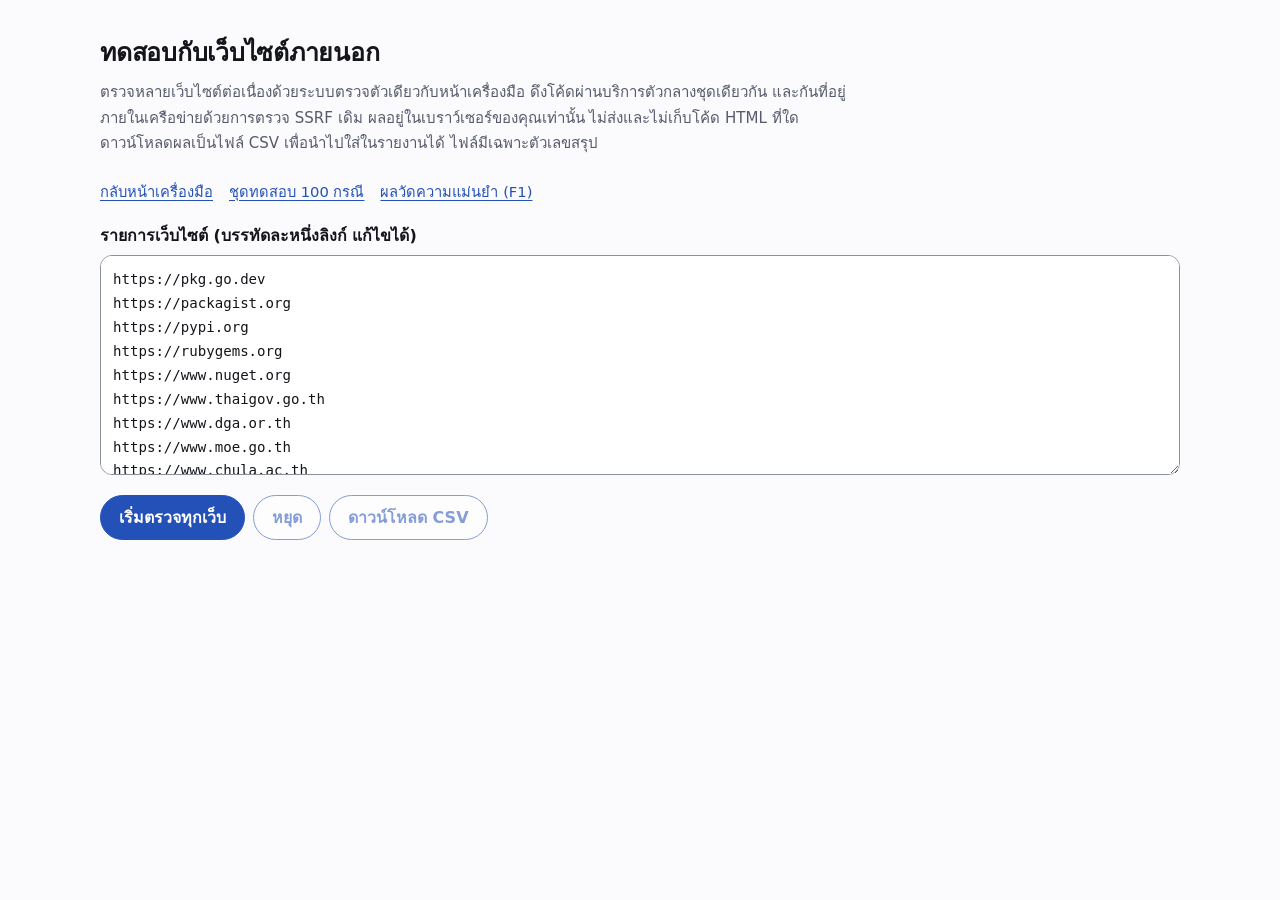
<file: wcag-checker/tests/sites.html>
<!DOCTYPE html>
<html lang="th">
<head>
<meta charset="utf-8">
<meta name="viewport" content="width=device-width, initial-scale=1">
<link rel="icon" href="data:image/svg+xml,%3Csvg xmlns=%22http://www.w3.org/2000/svg%22 viewBox=%220 0 48 48%22%3E%3Crect width=%2248%22 height=%2248%22 rx=%2211%22 fill=%22%232451b8%22/%3E%3Ccircle cx=%2224%22 cy=%2224%22 r=%2217%22 fill=%22none%22 stroke=%22%23ffffff%22 stroke-opacity=%22.34%22 stroke-width=%223%22/%3E%3Ccircle cx=%2224%22 cy=%2224%22 r=%2217%22 fill=%22none%22 stroke=%22%23a9c8ff%22 stroke-width=%223%22 stroke-linecap=%22round%22 stroke-dasharray=%2280 107%22 transform=%22rotate(-90 24 24)%22/%3E%3Ccircle cx=%2224%22 cy=%2215.4%22 r=%222.9%22 fill=%22%23ffffff%22/%3E%3Cpath d=%22M15.6 22H32.4%22 stroke=%22%23ffffff%22 stroke-width=%222.9%22 stroke-linecap=%22round%22/%3E%3Cpath d=%22M24 20v5.6m0 0-4 7m4-7 4 7%22 stroke=%22%23ffffff%22 stroke-width=%222.9%22 stroke-linecap=%22round%22 stroke-linejoin=%22round%22 fill=%22none%22/%3E%3C/svg%3E">
<title>ทดสอบกับเว็บไซต์ภายนอก — ตรวจหลายเว็บพร้อมกัน</title>
<style>
  :root {
    color-scheme: light dark;
    --bg:#fbfbfd; --surface:#ffffff; --surface-2:#f4f5f8; --surface-3:#eceef4;
    --border:#e2e4ec; --border-strong:#cdd1de;
    --ink:#14151a; --ink-2:#565a6b; --brand:#2451b8;
    --good:#0b6b3f; --good-bg:#e8f5ee; --good-border:#b4ddc7;
    --warn:#7a4a00; --warn-bg:#fdf4e3; --warn-border:#e8d0a2;
    --bad:#a3161d;  --bad-bg:#fceaea;  --bad-border:#eab8ba;
    --focus:#0b5fff;
    --shadow-sm:0 1px 2px rgba(16,20,40,.06), 0 1px 3px rgba(16,20,40,.04);
    --shadow-md:0 2px 4px rgba(16,20,40,.05), 0 8px 20px rgba(16,20,40,.07);
    --r-md:12px; --r-lg:16px;
  }
  @media (prefers-color-scheme: dark) {
    :root {
      --bg:#0f1117; --surface:#171922; --surface-2:#1d202b; --surface-3:#242835;
      --border:#2b2f3d; --border-strong:#3a4052;
      --ink:#eceef5; --ink-2:#a8adc0; --brand:#8ab0ff;
      --good:#6ee7a8; --good-bg:#12281d; --good-border:#245c3d;
      --warn:#f5c46b; --warn-bg:#2a2113; --warn-border:#5c4720;
      --bad:#ff9aa0;  --bad-bg:#2b1517;  --bad-border:#5f2b30;
      --focus:#7aa2ff;
      --shadow-sm:0 1px 2px rgba(0,0,0,.4);
      --shadow-md:0 2px 4px rgba(0,0,0,.35), 0 8px 20px rgba(0,0,0,.4);
    }
  }
  * { box-sizing:border-box; }
  @media (prefers-reduced-motion:reduce) { *,*::before,*::after { transition-duration:.01ms !important; } }
  body {
    margin:0; padding:32px 24px 72px; background:var(--bg); color:var(--ink);
    font-family:"Sarabun","Noto Sans Thai",system-ui,-apple-system,"Segoe UI",sans-serif;
    line-height:1.7; font-size:16px; -webkit-font-smoothing:antialiased;
  }
  main { max-width:1080px; margin:0 auto; }
  h1 { font-size:1.55rem; margin:0 0 6px; letter-spacing:-.01em; }
  h2 { font-size:1.2rem; margin:38px 0 10px; padding-bottom:8px; border-bottom:2px solid var(--border-strong); letter-spacing:-.005em; }
  h3 { font-size:1.02rem; margin:22px 0 8px; }
  p.sub { color:var(--ink-2); margin:0 0 22px; font-size:.94rem; max-width:80ch; }
  a { color:var(--brand); text-underline-offset:3px; }
  :focus-visible { outline:3px solid var(--focus); outline-offset:3px; border-radius:6px; }

  table { border-collapse:collapse; width:100%; margin:12px 0 8px; font-size:.92rem; }
  caption { text-align:left; font-weight:700; padding:8px 0; color:var(--ink-2); font-size:.88rem; }
  th, td { border-bottom:1px solid var(--border); padding:9px 12px; text-align:left; vertical-align:top; }
  thead th { background:var(--surface-2); border-bottom:2px solid var(--border-strong); font-size:.86rem; }
  tbody tr:hover { background:var(--surface-2); }
  td.num, th.num { text-align:right; font-variant-numeric:tabular-nums; white-space:nowrap; }
  .table-wrap { overflow-x:auto; border:1px solid var(--border); border-radius:var(--r-md); background:var(--surface); }
  .table-wrap table { margin:0; }
  .table-wrap th:first-child, .table-wrap td:first-child { padding-left:16px; }

  .tag { display:inline-block; padding:2px 11px; border-radius:999px; font-size:.83rem; font-weight:700; border:1px solid; }
  .tag.good { color:var(--good); background:var(--good-bg); border-color:var(--good-border); }
  .tag.bad  { color:var(--bad);  background:var(--bad-bg);  border-color:var(--bad-border); }
  .tag.warn { color:var(--warn); background:var(--warn-bg); border-color:var(--warn-border); }

  .banner {
    padding:16px 22px; border-radius:var(--r-lg); border:1px solid; border-left-width:4px;
    margin:20px 0; font-weight:700; box-shadow:var(--shadow-sm);
  }
  .banner.good { color:var(--good); background:var(--good-bg); border-color:var(--good-border); border-left-color:var(--good); }
  .banner.bad  { color:var(--bad);  background:var(--bad-bg);  border-color:var(--bad-border);  border-left-color:var(--bad); }

  details { margin:10px 0; border:1px solid var(--border); border-radius:var(--r-md); padding:12px 16px; background:var(--surface); }
  details[open] { box-shadow:var(--shadow-sm); }
  summary { cursor:pointer; font-weight:700; }
  summary:hover { color:var(--brand); }
  pre { overflow-x:auto; background:var(--surface-2); border:1px solid var(--border); padding:12px; border-radius:var(--r-md);
        font-size:.82rem; line-height:1.6; font-family:ui-monospace,SFMono-Regular,Menlo,Consolas,monospace; }
  code { font-family:ui-monospace,SFMono-Regular,Menlo,Consolas,monospace; font-size:.86em; }
  footer { margin-top:48px; color:var(--ink-2); font-size:.87rem; border-top:1px solid var(--border); padding-top:16px; }
  ul { margin:8px 0 8px 20px; padding:0; } li + li { margin-top:4px; }
  @media (max-width:560px) { body { padding:24px 16px 56px; } }

  .lead-nav { display:flex; flex-wrap:wrap; gap:8px 16px; margin:0 0 18px; font-size:.92rem; }
  label.fl { display:block; font-weight:700; margin:16px 0 6px; }
  textarea { width:100%; min-height:220px; font:inherit; font-family:ui-monospace,SFMono-Regular,Menlo,Consolas,monospace; font-size:.88rem;
    padding:12px; border-radius:var(--r-md); border:1px solid #8a919c; background:var(--surface); color:var(--ink); }
  .bar { display:flex; flex-wrap:wrap; gap:8px; align-items:center; margin:12px 0; }
  button { font:inherit; font-weight:700; min-height:44px; padding:8px 18px; border-radius:999px; border:1px solid var(--brand); cursor:pointer; }
  button.pri { background:var(--brand); color:var(--surface); }
  button.sec { background:var(--surface); color:var(--brand); }
  button:disabled { opacity:.55; cursor:not-allowed; }
  #prog { color:var(--ink-2); }
  .st { display:inline-flex; padding:1px 8px; border-radius:6px; font-size:.8rem; font-weight:700; color:#fff; }
  .st.ok { background:#15803d; } .st.no { background:#b91c1c; } .st.rv { background:#b45309; } .st.na { background:#5b6474; }
  @media (prefers-color-scheme: dark) { .st { color:#0f1117; } .st.ok { background:#6ee7a8; } .st.no { background:#ff9aa0; } .st.rv { background:#f5c46b; } .st.na { background:#a3adbd; } }
  td.u { word-break:break-all; min-width:14em; }
</style>
</head>
<body>
<main>
  <h1>ทดสอบกับเว็บไซต์ภายนอก</h1>
  <p class="sub">
    ตรวจหลายเว็บไซต์ต่อเนื่องด้วยระบบตรวจตัวเดียวกับหน้าเครื่องมือ ดึงโค้ดผ่านบริการตัวกลางชุดเดียวกัน
    และกันที่อยู่ภายในเครือข่ายด้วยการตรวจ SSRF เดิม ผลอยู่ในเบราว์เซอร์ของคุณเท่านั้น ไม่ส่งและไม่เก็บโค้ด HTML ที่ใด
    ดาวน์โหลดผลเป็นไฟล์ CSV เพื่อนำไปใส่ในรายงานได้ ไฟล์มีเฉพาะตัวเลขสรุป
  </p>
  <p class="lead-nav"><a href="../index.html">กลับหน้าเครื่องมือ</a> <a href="./bugcases.html">ชุดทดสอบ 100 กรณี</a> <a href="./runner.html">ผลวัดความแม่นยำ (F1)</a></p>
  <label class="fl" for="urls">รายการเว็บไซต์ (บรรทัดละหนึ่งลิงก์ แก้ไขได้)</label>
  <textarea id="urls" spellcheck="false">https://pkg.go.dev
https://packagist.org
https://pypi.org
https://rubygems.org
https://www.nuget.org
https://www.thaigov.go.th
https://www.dga.or.th
https://www.moe.go.th
https://www.chula.ac.th
https://mahidol.ac.th
https://www.ku.ac.th
https://www.bot.or.th
https://www.thairath.co.th
https://www.wikipedia.org
https://www.w3.org/WAI/
https://www.gov.uk
https://developer.mozilla.org</textarea>
  <div class="bar">
    <button type="button" class="pri" id="run">เริ่มตรวจทุกเว็บ</button>
    <button type="button" class="sec" id="stop" disabled>หยุด</button>
    <button type="button" class="sec" id="csv" disabled>ดาวน์โหลด CSV</button>
    <span id="prog" role="status" aria-live="polite"></span>
  </div>
  <div id="out"></div>
</main>
<script src="../analyzer.js"></script>
<script>
(function () {
  'use strict';
  var A = window.WcagAnalyzer, esc = A.escapeHtml;
  /* บริการตัวกลางชุดเดียวกับ PROXIES ใน app.js ถ้าแก้ที่หนึ่งต้องแก้อีกที่ด้วย */
  var PROXIES = [
    { name: 'AllOrigins', build: function (u) { return 'https://api.allorigins.win/raw?url=' + encodeURIComponent(u); } },
    { name: 'Codetabs', build: function (u) { return 'https://api.codetabs.com/v1/proxy/?quest=' + encodeURIComponent(u); } },
    { name: 'isomorphic-git CORS proxy', build: function (u) { return 'https://cors.isomorphic-git.org/' + u; } }
  ];
  var TIMEOUT = 15000, rows = [], stopped = false;
  var $ = function (id) { return document.getElementById(id); };

  function fetchHtml(url) {
    var i = 0, t0 = Date.now();
    function next() {
      if (i >= PROXIES.length) return Promise.reject(new Error('ดึงข้อมูลไม่สำเร็จทุกช่องทาง'));
      var px = PROXIES[i++], ctl = new AbortController(), tm = setTimeout(function () { ctl.abort(); }, TIMEOUT);
      return fetch(px.build(url), { signal: ctl.signal }).then(function (r) {
        clearTimeout(tm); if (!r.ok) throw new Error('รหัส ' + r.status); return r.text();
      }).then(function (t) {
        if (!t || !t.trim()) throw new Error('เนื้อหาว่าง');
        return { html: t, proxy: px.name, ms: Date.now() - t0 };
      }).catch(function () { clearTimeout(tm); return next(); });
    }
    return next();
  }

  function summarize(url, got, res) {
    var row = { url: url, ok: true, error: '', score: res.score, band: res.interpretation.band, proxy: got.proxy,
      fetch_ms: got.ms, analysis_ms: +res.analysisMs.toFixed(2), elements: res.elementCount,
      needs_review: res.needsReviewCount, issues: res.issueCount, checked_at: new Date().toISOString() };
    var scored = 0;
    A.CRITERIA_ORDER.forEach(function (sc) {
      var c = res.byCriterion[sc], k = sc.replace('SC ', 'sc').replace(/\./g, '');
      row[k + '_counted'] = c.counted; row[k + '_fail'] = c.fail; row[k + '_review'] = c.needsReview;
      if (c.counted) scored++;
    });
    row.sc_scored = scored;
    ['R-ALT-01', 'R-ALT-02', 'R-HEAD-01', 'R-LABEL-01', 'R-CONTRAST-01'].forEach(function (id) {
      row[id] = res.pairs.filter(function (p) { return p.ruleId === id && (p.status === 'fail' || p.status === 'needs_review'); }).length;
    });
    return row;
  }

  function render() {
    var done = rows.filter(function (r) { return r.ok; });
    var avg = done.length ? done.reduce(function (s, r) { return s + (r.score || 0); }, 0) / done.filter(function (r) { return r.score !== null; }).length : null;
    var full = done.filter(function (r) { return r.sc_scored === 3; }).length;
    var h = '<h2>ผล ' + rows.length + ' เว็บ</h2><p>ตรวจสำเร็จ ' + done.length + ' เว็บ · ' +
      'คิดคะแนนได้ครบ 3 หลักเกณฑ์ ' + full + ' เว็บ' + (avg !== null && !isNaN(avg) ? ' · คะแนนเฉลี่ย ' + avg.toFixed(2) : '') + '</p>' +
      '<div class="table-wrap" tabindex="0" role="region" aria-label="ตารางผลการตรวจเว็บไซต์ภายนอก"><table><thead><tr><th scope="col">เว็บไซต์</th><th scope="col" class="num">คะแนน</th><th scope="col">ระดับ</th>' +
      '<th scope="col" class="num">คิดจากหลักเกณฑ์</th><th scope="col" class="num">ไม่ผ่าน</th><th scope="col" class="num">ต้องตรวจเพิ่ม</th>' +
      '<th scope="col" class="num">ตรวจได้ 1.1.1 / 1.3.1 / 1.4.3</th><th scope="col" class="num">องค์ประกอบ</th><th scope="col" class="num">ดึง + วิเคราะห์ (มิลลิวินาที)</th></tr></thead><tbody>' +
      rows.map(function (r) {
        if (!r.ok) return '<tr><td class="u">' + esc(r.url) + '</td><td colspan="8"><span class="st no">ไม่สำเร็จ</span> ' + esc(r.error) + '</td></tr>';
        return '<tr><td class="u">' + esc(r.url) + '</td><td class="num">' + (r.score === null ? '—' : r.score.toFixed(2)) + '</td><td>' + esc(r.band) + '</td>' +
          '<td class="num">' + (r.sc_scored === 3 ? '<span class="st ok">3 / 3</span>' : '<span class="st rv">' + r.sc_scored + ' / 3</span>') + '</td>' +
          '<td class="num">' + r.issues + '</td><td class="num">' + r.needs_review + '</td>' +
          '<td class="num">' + r.sc111_counted + ' / ' + r.sc131_counted + ' / ' + r.sc143_counted + '</td>' +
          '<td class="num">' + r.elements + '</td><td class="num">' + r.fetch_ms + ' + ' + r.analysis_ms + '</td></tr>';
      }).join('') + '</tbody></table></div>' +
      '<p class="sub">คอลัมน์ “คิดจากหลักเกณฑ์” บอกว่าคะแนนของเว็บนั้นคิดจากกี่หลักเกณฑ์ ถ้าไม่ครบ 3 คะแนนสูงไม่ได้แปลว่าผ่านทั้งหมด</p>';
    $('out').innerHTML = h;
  }

  function toCsv() {
    var cols = ['url', 'ok', 'error', 'score', 'band', 'sc_scored', 'sc111_counted', 'sc111_fail', 'sc111_review', 'sc131_counted', 'sc131_fail',
      'sc131_review', 'sc143_counted', 'sc143_fail', 'sc143_review', 'R-ALT-01', 'R-ALT-02', 'R-HEAD-01', 'R-LABEL-01', 'R-CONTRAST-01',
      'issues', 'needs_review', 'elements', 'fetch_ms', 'analysis_ms', 'proxy', 'checked_at'];
    var q = function (v) { v = v === null || v === undefined ? '' : String(v); return /[",\n]/.test(v) ? '"' + v.replace(/"/g, '""') + '"' : v; };
    return '\ufeff' + cols.join(',') + '\n' + rows.map(function (r) { return cols.map(function (c) { return q(r[c]); }).join(','); }).join('\n');
  }

  $('run').addEventListener('click', function () {
    var list = $('urls').value.split(/\s+/).map(function (s) { return s.trim(); }).filter(Boolean);
    rows = []; stopped = false;
    $('run').disabled = true; $('stop').disabled = false; $('csv').disabled = true;
    var i = 0;
    (function step() {
      if (stopped || i >= list.length) {
        $('run').disabled = false; $('stop').disabled = true; $('csv').disabled = !rows.length;
        $('prog').textContent = (stopped ? 'หยุดแล้ว' : 'ตรวจครบแล้ว') + ' ' + rows.length + ' เว็บ';
        render(); return;
      }
      var raw = list[i++], check = A.validateTargetUrl(raw);
      $('prog').textContent = 'กำลังตรวจเว็บที่ ' + i + ' จาก ' + list.length + ': ' + raw;
      if (!check.ok) { rows.push({ url: raw, ok: false, error: check.reason }); render(); return step(); }
      fetchHtml(check.url).then(function (got) {
        var res = A.analyze(got.html, { source: 'url' });
        rows.push(summarize(check.url, got, res));
      }).catch(function (e) { rows.push({ url: check.url, ok: false, error: e.message }); })
        .then(function () { render(); step(); });
    })();
  });
  $('stop').addEventListener('click', function () { stopped = true; });
  $('csv').addEventListener('click', function () {
    var blob = new Blob([toCsv()], { type: 'text/csv;charset=utf-8' });
    var a = document.createElement('a');
    a.href = URL.createObjectURL(blob); a.download = 'wcag-external-sites-' + new Date().toISOString().slice(0, 10) + '.csv';
    document.body.appendChild(a); a.click(); a.remove();
    setTimeout(function () { URL.revokeObjectURL(a.href); }, 1000);
  });
})();
</script>
</body>
</html>
</file>
